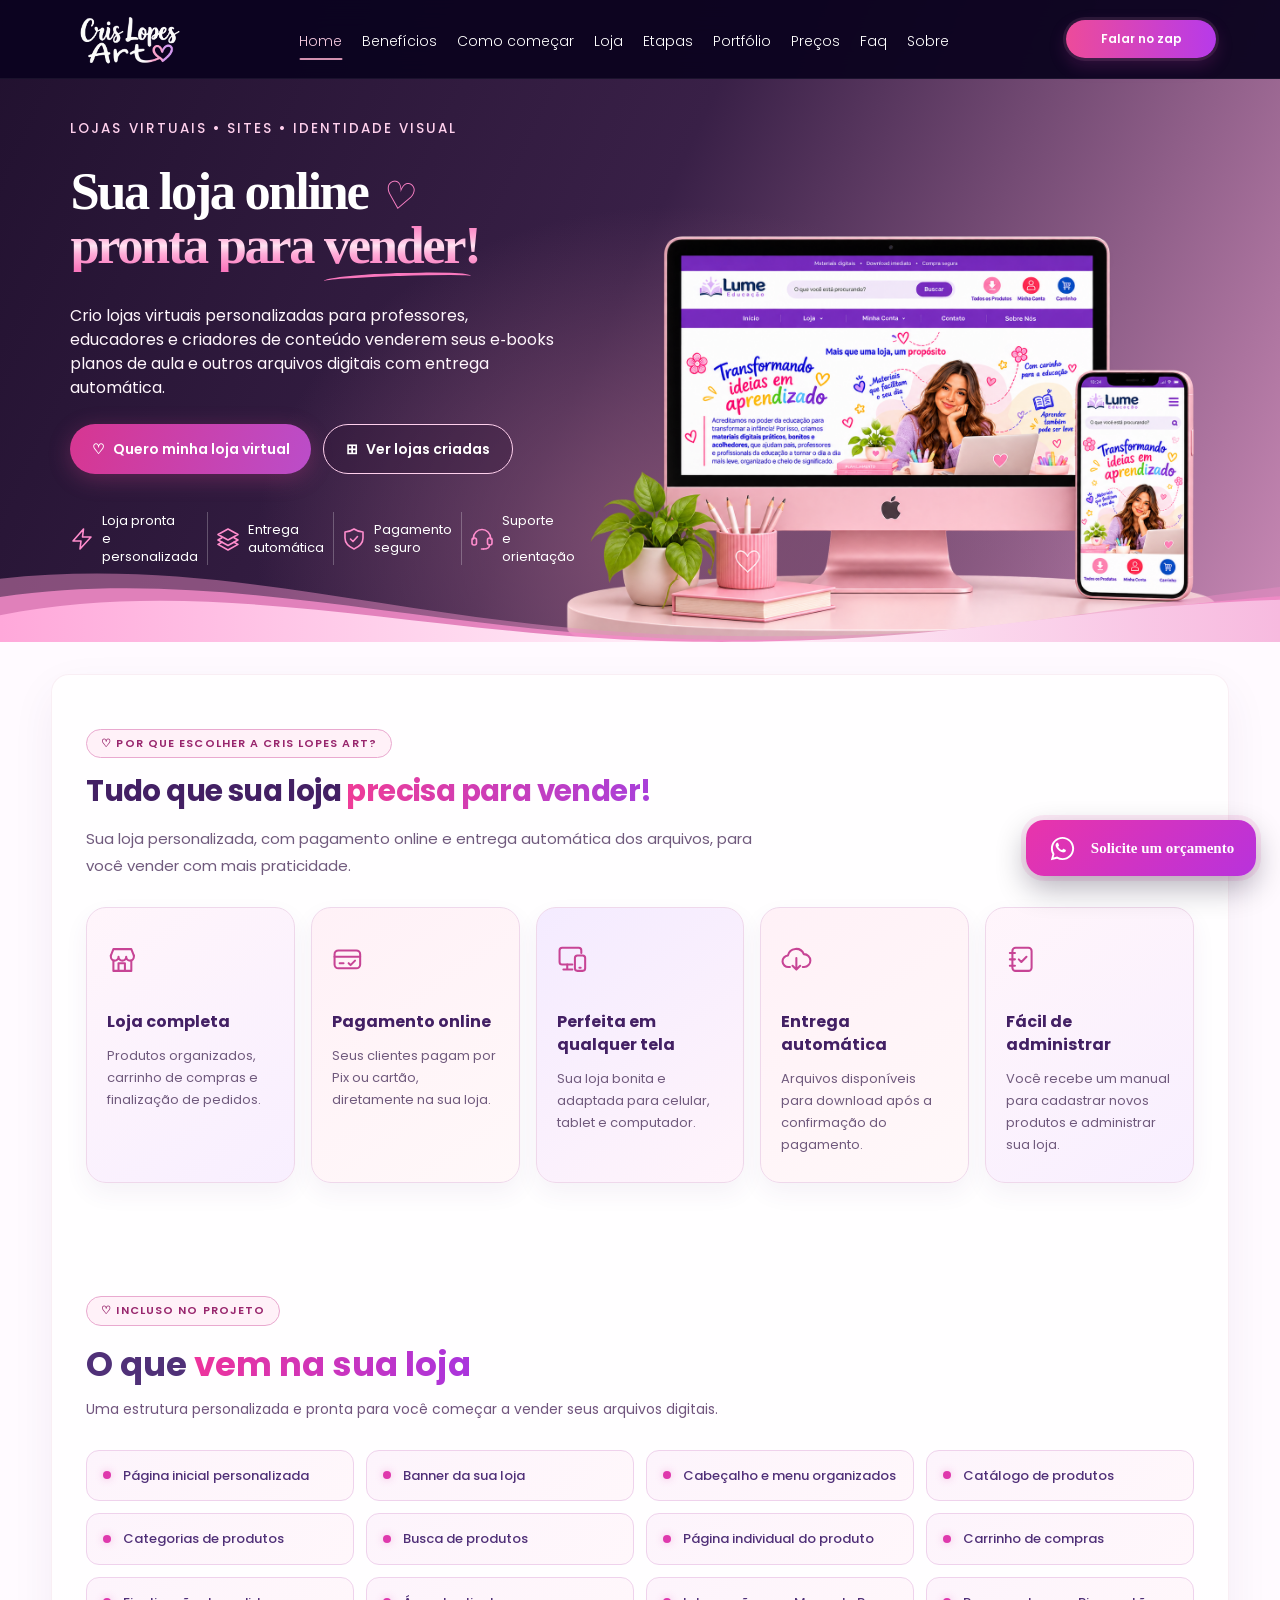
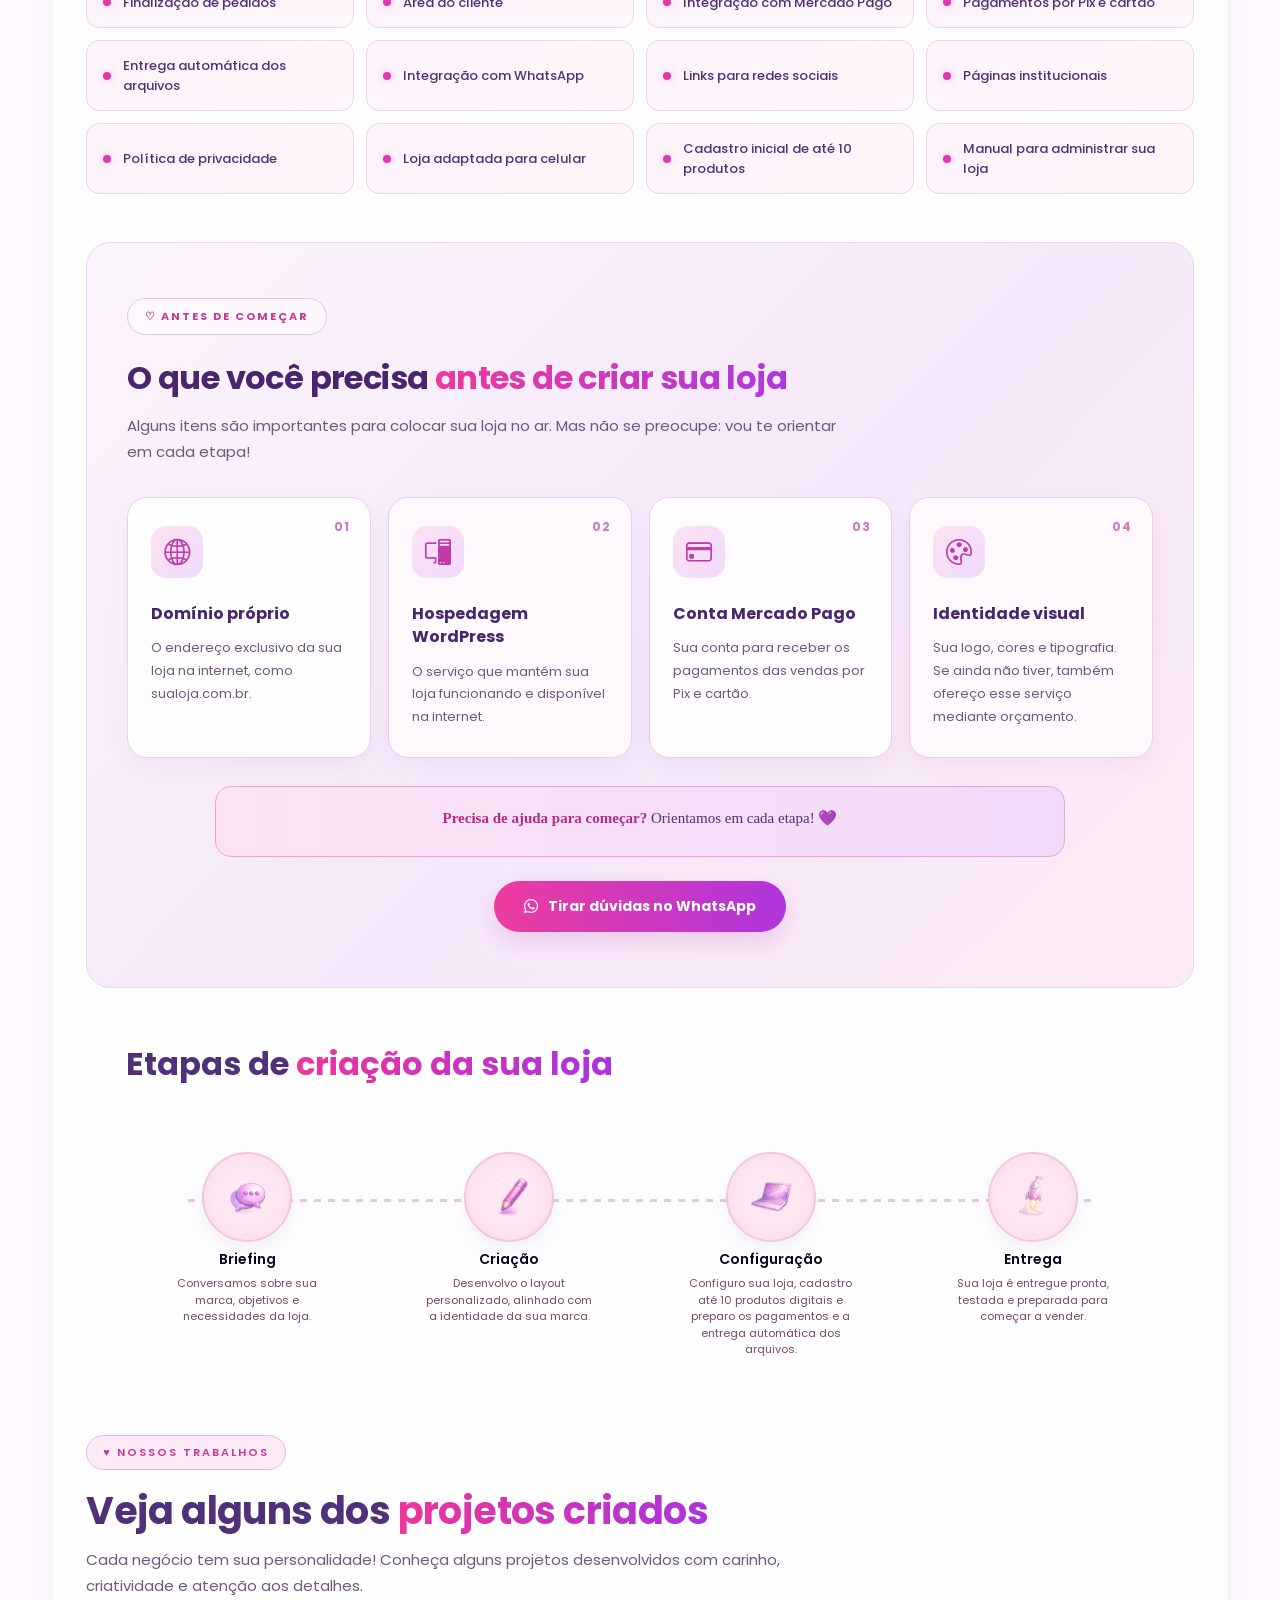
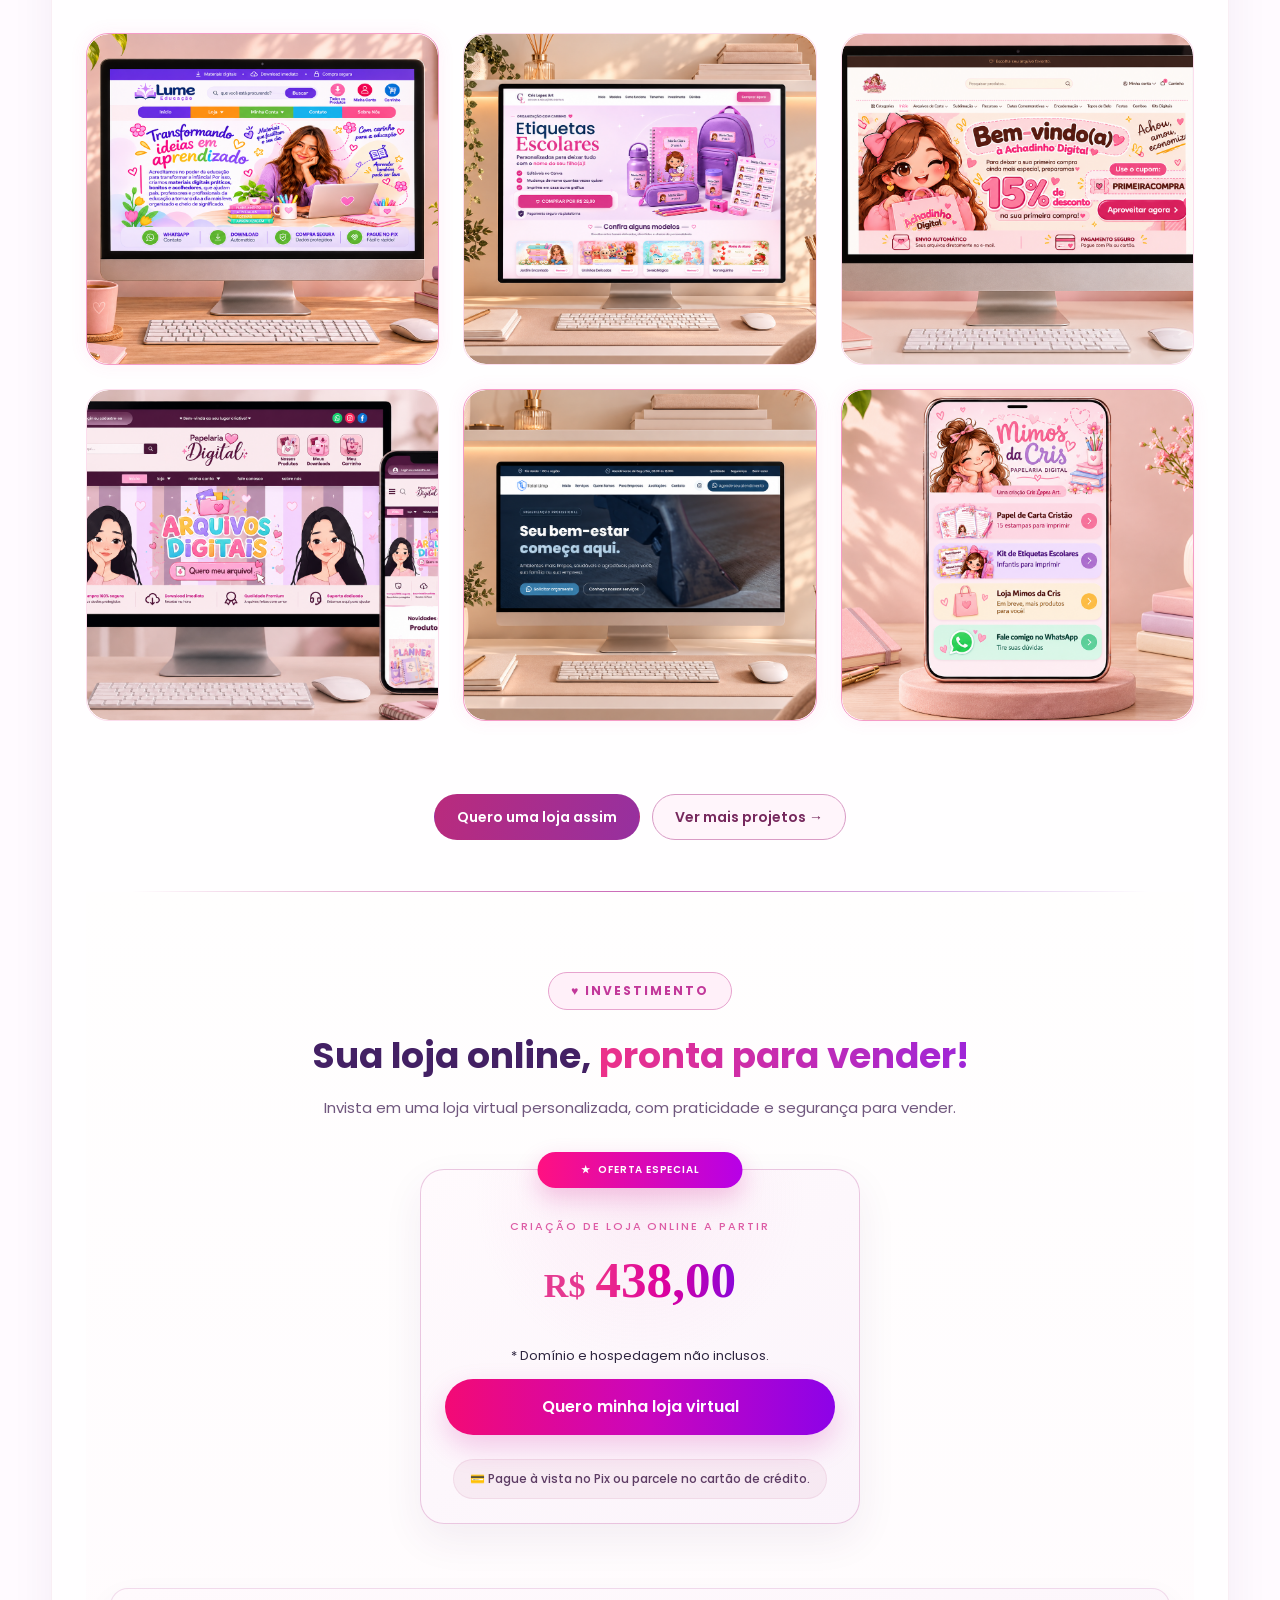
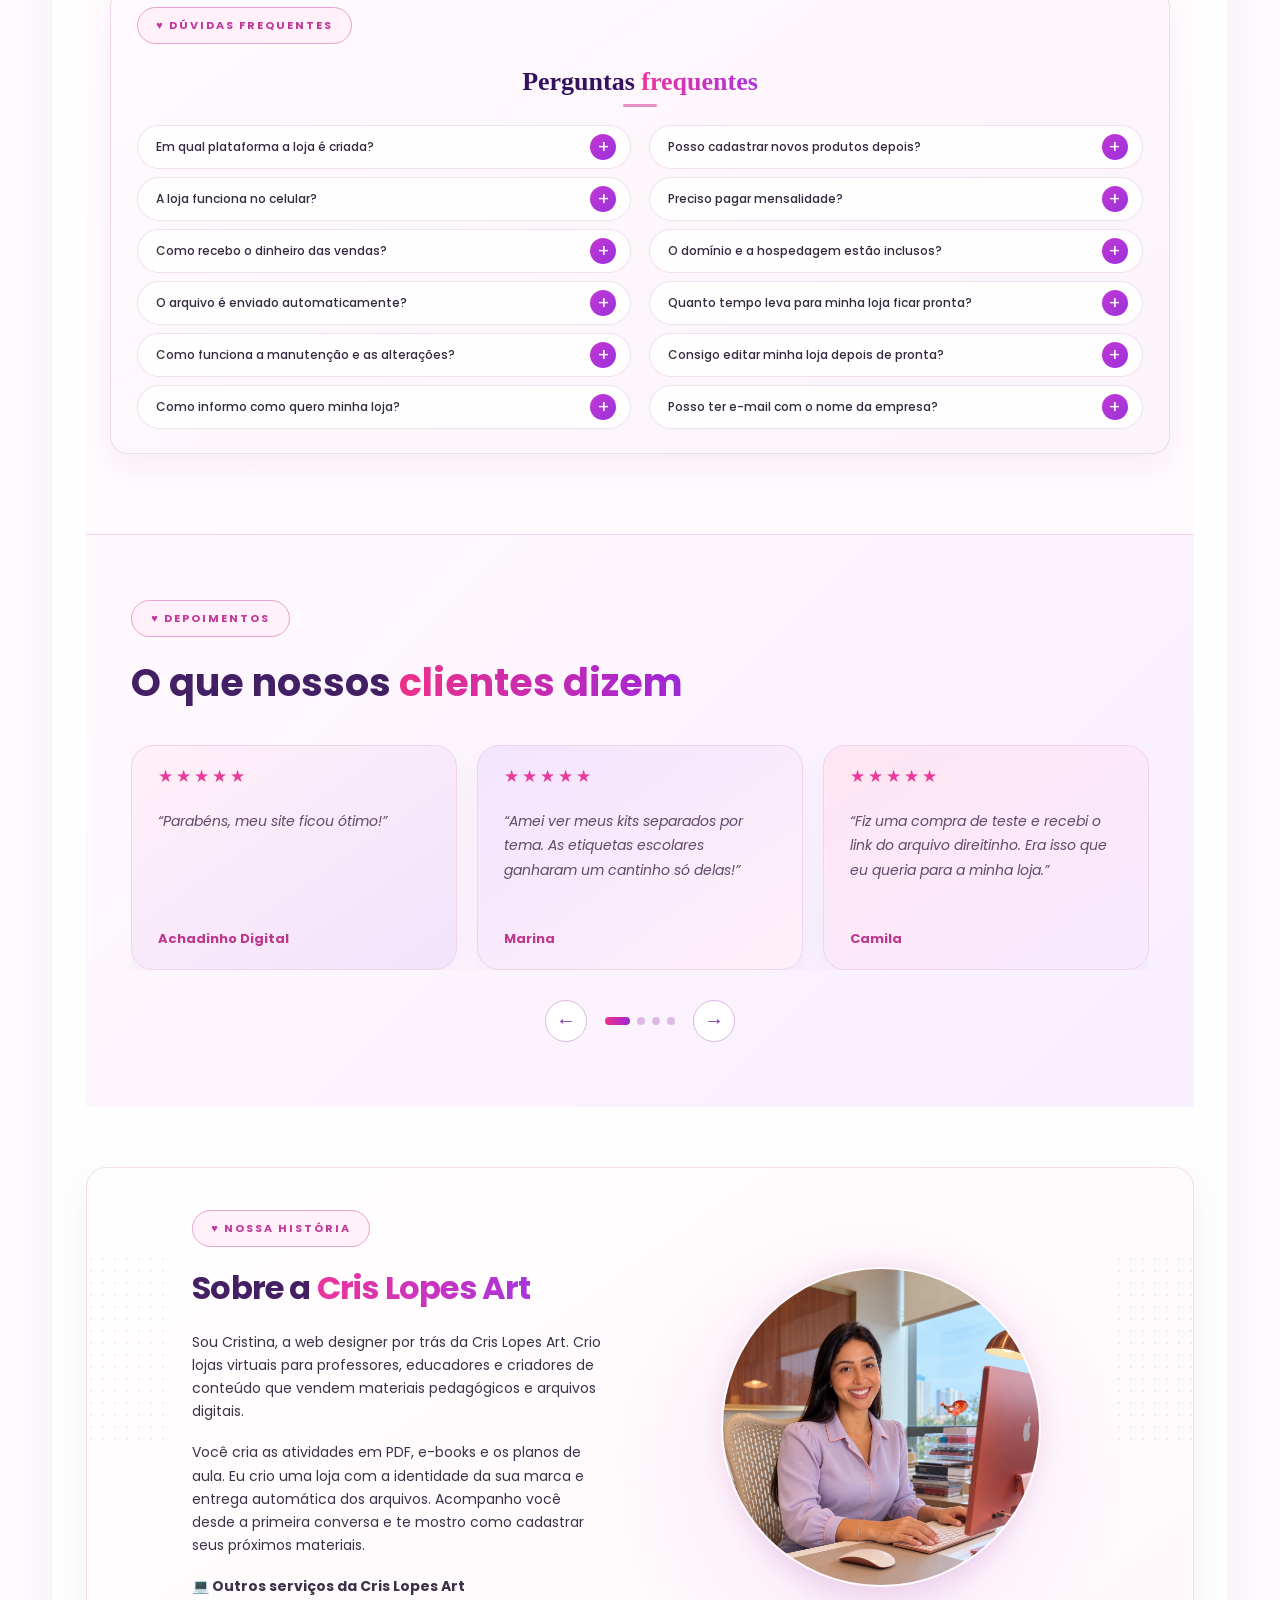
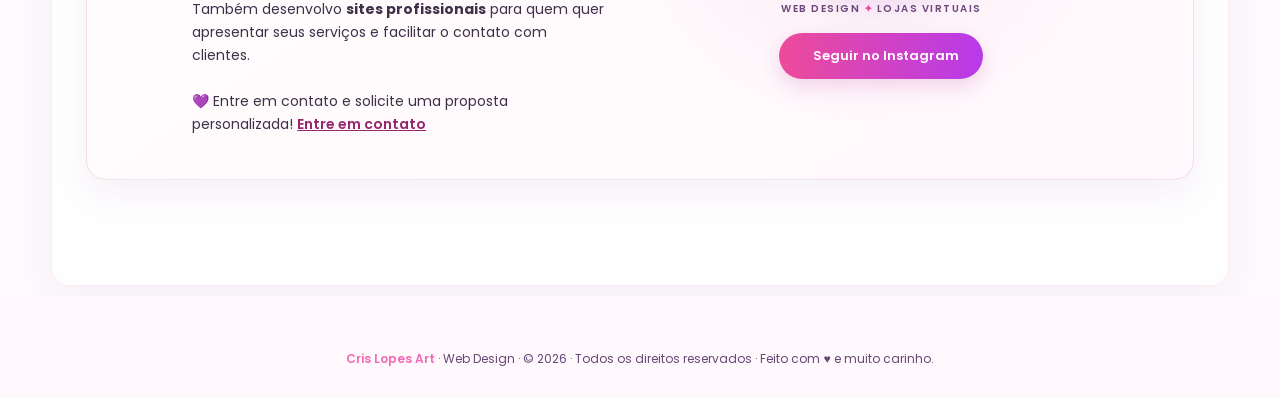
<file: index.html>
<!DOCTYPE html>
    <html lang="pt-BR">

    <head>
        <meta charset="UTF-8">
        <meta name="viewport" content="width=device-width, initial-scale=1.0">

        <title>Criação de Lojas Virtuais e Sites | Cris Lopes Art</title>

        <meta name="description" content="Criação de lojas virtuais para produtos digitais e sites profissionais. Design responsivo, personalizado e soluções web para o seu negócio.">
        <link rel="canonical" href="https://crislopesart.com.br/">

        <meta name="google-site-verification" content="2zf9RiSdapijU71HVINZdpt8SMv7ULNzePD_-9NKUWU" />

        <!-- Google tag (gtag.js) -->
    <script async src="https://www.googletagmanager.com/gtag/js?id=G-VXP53CP75M"></script>
    <script>
    window.dataLayer = window.dataLayer || [];
    function gtag(){dataLayer.push(arguments);}
    gtag('js', new Date());

    gtag('config', 'G-VXP53CP75M');
    </script>

        <link rel="icon" type="image/png" href="assets/favicon.png">

        <link rel="stylesheet" href="https://unpkg.com/aos@2.3.1/dist/aos.css">

        <link rel="stylesheet" href="https://cdn.jsdelivr.net/npm/bootstrap-icons@1.13.1/font/bootstrap-icons.min.css">

        <link rel="stylesheet" href="style.css">

        <link href="https://fonts.googleapis.com/css2?family=Allura&display=swap" rel="stylesheet">

      

    
    <meta property="og:title" content="Criação de Lojas Virtuais e Sites | Cris Lopes Art">
    
    <meta property="og:description" content="Criação de lojas virtuais para produtos digitais e sites profissionais. Design responsivo e personalizado para o seu negócio.">


    <meta property="og:image" content="https://crislopesart.com.br/assets/images/og-image.png">
    <meta property="og:type" content="website">
    <meta property="og:url" content="https://crislopesart.com.br/">

    <meta name="twitter:card" content="summary_large_image">
        
    <meta name="twitter:title" content="Criação de Lojas Virtuais e Sites | Cris Lopes Art">
    
    <meta name="twitter:description" content="Criação de lojas virtuais para produtos digitais e sites profissionais. Design responsivo e personalizado para o seu negócio.">


    <meta name="twitter:image" content="https://crislopesart.com.br/assets/images/og-image.png">
    </head>

    <body>

    <header id="inicio">

        <div class="container header-content">

            <a href="#inicio" class="logo" aria-label="Cris Lopes Art - Página inicial">
                <img
                    src="assets/logos/logo bc com rosa.png"
                    alt="Cris Lopes Art - IA, Web e Software"
                >
            </a>
    <button
        class="menu-toggle"
        type="button"
        aria-label="Abrir menu"
        aria-controls="menu-principal"
        aria-expanded="false"
    >
        ☰
    </button>

            <nav id="menu-principal" class="nav-desktop" aria-label="Navegação principal">
                <ul class="menu">
        <li><a href="#hero" class="active">Home</a></li>
        <li><a href="#publico">Benefícios</a></li>
        <li><a href="#como-comecar">Como começar</a></li>
        <li><a href="#servicos">Loja</a></li>
        <li><a href="#como-funciona">Etapas</a></li>
        <li><a href="#portfolio">Portfólio</a></li>
        <li><a href="#precos">Preços</a></li>
        <li><a href="#faq">Faq</a></li>
        <li><a href="#sobre">Sobre</a></li>
                </ul>

                
            </nav>

            <a
                href="https://wa.me/5564984188628?text=Olá!%20Gostaria%20de%20solicitar%20um%20orçamento%20para%20minha%20loja%20virtual."
                class="btn-menu"
                target="_blank"
            >
                Falar no zap
            </a>

        </div>

    </header>

    
<!-- ================= HERO ================= -->
<section id="hero" aria-labelledby="hero-titulo">
    <div class="hero-container">
        <div class="hero-content">
            <span class="hero-tag">Lojas virtuais • Sites • Identidade visual</span>

            <h1 id="hero-titulo">
                Sua loja online <i aria-hidden="true">♡</i><br>
                <span>pronta para vender!</span>
            </h1>

            <p>
                Crio lojas virtuais personalizadas para professores, 
                educadores e criadores de conteúdo venderem seus e&#8209;books 
                planos de aula e outros arquivos digitais com entrega automática.
            </p>

            <div class="hero-buttons">
                <a class="btn-primary"
                   href="https://wa.me/5564984188628?text=Olá!%20Gostaria%20de%20solicitar%20um%20orçamento%20para%20minha%20loja%20virtual."
                   target="_blank" rel="noopener noreferrer">
                    <span aria-hidden="true">♡</span> Quero minha loja virtual
                </a>

                <a class="btn-secondary" href="#portfolio">
                    <span aria-hidden="true">⊞</span> Ver lojas criadas
                </a>
            </div>

        <ul class="hero-benefits" aria-label="Benefícios da loja">
    <li>
        <svg viewBox="0 0 24 24" aria-hidden="true">
            <path d="M13.5 2 3 14h8l-1 8L21 10h-8.5z"/>
        </svg>
        <span>Loja pronta<br>e personalizada</span>
    </li>

    <li>
        <svg viewBox="0 0 24 24" aria-hidden="true">
            <path d="m12 2 10 5.5L12 13 2 7.5z"/>
            <path d="m6 10.8-4 2.2 10 5.5L22 13l-4-2.2"/>
            <path d="m6 16.2-4 2.2L12 24l10-5.6-4-2.2"
                  transform="translate(0 -1)"/>
        </svg>
        <span>Entrega<br>automática</span>
    </li>

    <li>
        <svg viewBox="0 0 24 24" aria-hidden="true">
            <path d="M12 2c3 2 6 3 9 3v6c0 5-3.5 8.5-9 11-5.5-2.5-9-6-9-11V5c3 0 6-1 9-3z"/>
            <path d="m8.5 12 2.5 2.5 4.5-5"/>
        </svg>
        <span>Pagamento<br>seguro</span>
    </li>

    <li>
        <svg viewBox="0 0 24 24" aria-hidden="true">
            <path d="M3.5 12v-1a8.5 8.5 0 0 1 17 0v1"/>
            <rect x="2" y="11" width="4.5" height="7" rx="2"/>
            <rect x="17.5" y="11" width="4.5" height="7" rx="2"/>
            <path d="M19.5 18c0 3-2.5 4-6 4"/>
            <path d="M11.5 22h2"/>
        </svg>
        <span>Suporte<br>e orientação</span>
    </li>
</ul>
        
        </div>

        <div class="hero-image">
            <img src="assets/hero-lume.png"
                 alt="Loja Lume Educação exibida no computador e no celular"
                 fetchpriority="high">
        </div>
    </div>
</section>



    <!-- ========================================
        CONTAINER DAS SEÇÕES CLARAS
    ======================================== -->

    <div class="area-clara">


    <div class="content-container">
        
        <!-- ========================================
        SEÇÃO: PARA QUEM CRIAMOS
        ======================================== -->

<section class="publico" id="publico">
    <div class="publico__container">

        <div class="publico__cabecalho" data-aos="fade-up">
            <span class="publico__etiqueta">♡ Por que escolher a Cris Lopes Art?</span>

            <h2 class="publico__titulo">
                Tudo que sua loja <span>precisa para vender!</span>
            </h2>

            <p class="publico__descricao">
                Sua loja personalizada, com pagamento online e entrega
                automática dos arquivos, para você vender com mais praticidade.
            </p>
        </div>

        <div class="publico__grid">

            <article class="publico-card" data-aos="fade-up" data-aos-delay="0">
                <div class="publico-card__imagem">
                    <svg viewBox="0 0 24 24" aria-hidden="true">
                        <path d="M3 9l2-5h14l2 5"/>
                        <path d="M3 9v1a3 3 0 0 0 6 0 3 3 0 0 0 6 0 3 3 0 0 0 6 0V9"/>
                        <path d="M5 13v8h14v-8M9 21v-6h5v6"/>
                    </svg>
                </div>
                <h3 class="publico-card__titulo">Loja completa</h3>
                <p class="publico-card__texto">
                    Produtos organizados, carrinho de compras
                    e finalização de pedidos.
                </p>
            </article>

            <article class="publico-card" data-aos="fade-up" data-aos-delay="100">
                <div class="publico-card__imagem">
                    <svg viewBox="0 0 24 24" aria-hidden="true">
                        <rect x="2" y="5" width="20" height="14" rx="3"/>
                        <path d="M2 10h20M6 15h3m4 0 1.5 1.5L18 13"/>
                    </svg>
                </div>
                <h3 class="publico-card__titulo">Pagamento online</h3>
                <p class="publico-card__texto">
                    Seus clientes pagam por Pix ou cartão,
                    diretamente na sua loja.
                </p>
            </article>

            <article class="publico-card" data-aos="fade-up" data-aos-delay="200">
                <div class="publico-card__imagem">
                    <svg viewBox="0 0 24 24" aria-hidden="true">
                        <path d="M12 16H4a2 2 0 0 1-2-2V5a2 2 0 0 1 2-2h13a2 2 0 0 1 2 2v2"/>
                        <path d="M8 16v4m-3 0h7"/>
                        <rect x="14" y="9" width="8" height="12" rx="2"/>
                        <path d="M17.5 18.5h1"/>
                    </svg>
                </div>
                <h3 class="publico-card__titulo">Perfeita em qualquer tela</h3>
                <p class="publico-card__texto">
                    Sua loja bonita e adaptada para celular,
                    tablet e computador.
                </p>
            </article>

            <article class="publico-card" data-aos="fade-up" data-aos-delay="300">
                <div class="publico-card__imagem">
                    <svg viewBox="0 0 24 24" aria-hidden="true">
                        <path d="M7 18H6a4.5 4.5 0 0 1-.6-9 6.5 6.5 0 0 1 12.4-1.1A5 5 0 0 1 18 18h-1"/>
                        <path d="M12 11v9m-3-3 3 3 3-3"/>
                    </svg>
                </div>
                <h3 class="publico-card__titulo">Entrega automática</h3>
                <p class="publico-card__texto">
                    Arquivos disponíveis para download
                    após a confirmação do pagamento.
                </p>
            </article>

            <article class="publico-card" data-aos="fade-up" data-aos-delay="400">
                <div class="publico-card__imagem">
                    <svg viewBox="0 0 24 24" aria-hidden="true">
                        <rect x="5" y="3" width="15" height="18" rx="2.5"/>
                        <path d="M3 7h4m-4 5h4m-4 5h4m3-5 2 2 4-4"/>
                    </svg>
                </div>
                <h3 class="publico-card__titulo">Fácil de administrar</h3>
                <p class="publico-card__texto">
                    Você recebe um manual para cadastrar
                    novos produtos e administrar sua loja.
                </p>
            </article>

        </div>
    </div>
</section>


<!-- O QUE VEM NA SUA LOJA -->

<section id="servicos" class="servicos">
    <div class="servicos__container">

        <span class="servicos__etiqueta">♡ Incluso no projeto</span>

        <h2 class="servicos__titulo">
            O que <span>vem na sua loja</span>
        </h2>

        <p class="servicos__descricao">
            Uma estrutura personalizada e pronta para
            você começar a vender seus arquivos digitais.
        </p>

        <div class="servicos__lista">

            <div class="servicos__item">Página inicial personalizada</div>
            <div class="servicos__item">Banner da sua loja</div>
            <div class="servicos__item">Cabeçalho e menu organizados</div>
            <div class="servicos__item">Catálogo de produtos</div>

            <div class="servicos__item">Categorias de produtos</div>
            <div class="servicos__item">Busca de produtos</div>
            <div class="servicos__item">Página individual do produto</div>
            <div class="servicos__item">Carrinho de compras</div>

            <div class="servicos__item">Finalização de pedidos</div>
            <div class="servicos__item">Área do cliente</div>
            <div class="servicos__item">Integração com Mercado Pago</div>
            <div class="servicos__item">Pagamentos por Pix e cartão</div>

            <div class="servicos__item">Entrega automática dos arquivos</div>
            <div class="servicos__item">Integração com WhatsApp</div>
            <div class="servicos__item">Links para redes sociais</div>
            <div class="servicos__item">Páginas institucionais</div>

            <div class="servicos__item">Política de privacidade</div>
            <div class="servicos__item">Loja adaptada para celular</div>
            <div class="servicos__item">Cadastro inicial de até 10 produtos</div>
            <div class="servicos__item">Manual para administrar sua loja</div>

        </div>
    </div>
</section>


        

<!-- ========================================
     ANTES DE CRIAR SUA LOJA
======================================== -->

<section id="como-comecar" class="comecar-loja">

    <div class="comecar-loja__conteudo">

        <span class="comecar-loja__etiqueta">
            ♡ ANTES DE COMEÇAR
        </span>

        <h2 class="comecar-loja__titulo">
            O que você precisa
            <span>antes de criar sua loja</span>
        </h2>

        <p class="comecar-loja__introducao">
            Alguns itens são importantes para colocar sua
            loja no ar. Mas não se preocupe: vou te orientar
            em cada etapa!
        </p>

        <div class="comecar-loja__cards">

            <article class="comecar-loja__card">
                <span class="comecar-loja__numero">01</span>
                <i class="bi bi-globe2 comecar-loja__icone"></i>

                <h3 class="comecar-loja__nome">
                    Domínio próprio
                </h3>

                <p class="comecar-loja__texto">
                    O endereço exclusivo da sua loja na internet,
                    como sualoja.com.br.
                </p>
            </article>

            <article class="comecar-loja__card">
                <span class="comecar-loja__numero">02</span>
                <i class="bi bi-pc-display comecar-loja__icone"></i>

                <h3 class="comecar-loja__nome">
                    Hospedagem WordPress
                </h3>

                <p class="comecar-loja__texto">
                    O serviço que mantém sua loja funcionando
                    e disponível na internet.
                </p>
            </article>

            <article class="comecar-loja__card">
                <span class="comecar-loja__numero">03</span>
                <i class="bi bi-credit-card comecar-loja__icone"></i>

                <h3 class="comecar-loja__nome">
                    Conta Mercado Pago
                </h3>

                <p class="comecar-loja__texto">
                    Sua conta para receber os pagamentos
                    das vendas por Pix e cartão.
                </p>
            </article>

            <article class="comecar-loja__card">
                <span class="comecar-loja__numero">04</span>
                <i class="bi bi-palette comecar-loja__icone"></i>

                <h3 class="comecar-loja__nome">
                    Identidade visual
                </h3>

                <p class="comecar-loja__texto">
                    Sua logo, cores e tipografia.
                    Se ainda não tiver, também ofereço
                    esse serviço mediante orçamento.
                </p>
            </article>

        </div>

      <div class="comecar-loja__apoio">
    <p>
        <strong>Precisa de ajuda para começar?</strong>
        Orientamos em cada etapa! 💜
    </p>
    <small>
        
    </small>
</div>

        <a
            href="https://wa.me/5564984188628?text=Olá!%20Gostaria%20de%20tirar%20algumas%20dúvidas%20sobre%20minha%20loja%20virtual."
            class="comecar-loja__botao"
            target="_blank"
            rel="noopener noreferrer"
        >
            <i class="bi bi-whatsapp"></i>
            Tirar dúvidas no WhatsApp
        </a>

    </div>

</section>


   
<!-- ========================================
     COMO FUNCIONA
======================================== -->

<section id="como-funciona" class="como-funciona">

    <div class="como-funciona__cabecalho">
 
<h2 class="como-funciona__titulo">
    Etapas de <span>criação da sua loja</span>
</h2>

    </div>

    <div class="como-funciona__linha">

        <!-- BRIEFING -->
        <article class="passo">
            <div class="passo__icone">
                <img
                    src="assets/Como Funciona/conversa.png"
                    alt="Ícone de conversa"
                >
            </div>

            <h3 class="passo__titulo">Briefing</h3>

            <p>
                <span class="passo__texto-completo">
                    Conversamos sobre sua marca, objetivos e necessidades da loja.
                </span>
                <span class="passo__texto-mobile">
                    Falamos sobre sua marca e sua loja.
                </span>
            </p>
        </article>

        <!-- CRIAÇÃO -->
        <article class="passo">
            <div class="passo__icone">
                <img
                    src="assets/Como Funciona/design.png"
                    alt="Ícone de criação visual"
                >
            </div>

            <h3 class="passo__titulo">Criação</h3>

            <p>
                <span class="passo__texto-completo">
                    Desenvolvo o layout personalizado, alinhado com a identidade da sua marca.
                </span>
                <span class="passo__texto-mobile">
                    Layout com a identidade da sua marca.
                </span>
            </p>
        </article>

        <!-- CONFIGURAÇÃO -->
        <article class="passo">
            <div class="passo__icone">
                <img
                    src="assets/Como Funciona/desenvolvimento.png"
                    alt="Ícone de configuração"
                >
            </div>

            <h3 class="passo__titulo">Configuração</h3>

            <p>
                <span class="passo__texto-completo">
                    Configuro sua loja, cadastro até 10 produtos digitais e preparo os pagamentos e a entrega automática dos arquivos.
                </span>
                <span class="passo__texto-mobile">
                    Configuro os produtos e a estrutura de vendas.
                </span>
            </p>
        </article>

        <!-- ENTREGA -->
        <article class="passo">
            <div class="passo__icone">
                <img
                    src="assets/Como Funciona/publicacao.png"
                    alt="Ícone de entrega"
                >
            </div>

            <h3 class="passo__titulo">Entrega</h3>

            <p>
                <span class="passo__texto-completo">
                    Sua loja é entregue pronta, testada e preparada para começar a vender.
                </span>
                <span class="passo__texto-mobile">
                    Entrego sua loja testada e pronta para vender.
                </span>
            </p>
        </article>

    </div>

</section>


        
    <!-- ========================================
        PORTFÓLIO
    ======================================== -->

    <section id="portfolio" class="portfolio">

        <!-- CABEÇALHO -->
        <div
        class="portfolio__cabecalho"
        data-aos="fade-up"
    >

       <div class="portfolio__cabecalho">
    <span class="portfolio__etiqueta">
        ♥ NOSSOS TRABALHOS
    </span>

    <h2 class="portfolio__titulo">
        Veja alguns dos
        <span>projetos criados</span>
    </h2>

    <p class="portfolio__descricao">
        Cada negócio tem sua personalidade!
        Conheça alguns projetos desenvolvidos
        com carinho, criatividade e atenção aos detalhes.
    </p>
</div>

        <!-- PROJETOS -->
        <div class="portfolio__grid">


            <!-- PROJETO  1 Lume Educação   -->
            <article
                class="projeto-card projeto-card--real"
                data-aos="zoom-in"
                data-aos-delay="400"
            >

                <div class="projeto-card__imagem">
        <a
        href="lume/index.html"
        class="portfolio-popup"
        data-tipo="site"
    >
            <img
                src="assets/portfolio/Lume-educacao.png"
                alt="Lume Educação"
            >

            <span class="portfolio-overlay">
                👁 Ver projeto
            </span>

        </a>
    </div>

                <div class="projeto-card__conteudo">

                    <h3 class="projeto-card__titulo">
                        Lume Educação
                    </h3>

                    <p class="projeto-card__categoria">
                        Loja Virtual produtos digitais
                    </p>

                    <small class="projeto-card__status">
        ✓ WordPress + WooCommerce
    </small>

                </div>

            </article>

            

            <!-- PROJETO 2 -->
            <article
                class="projeto-card"
                data-aos="zoom-in"
                data-aos-delay="100"
            >

            <div class="projeto-card__imagem">
                <a
                    href="https://crislopesart.com.br/etiquetas-escolares/"
                    class="portfolio-popup"
                    data-tipo="site"
                >
        
            <img
                src="assets/portfolio/Etiquetas-Escolares-Fofas.png"
                alt="Projeto Etiquetas-Escolares-Fofas"
            >

            <span class="portfolio-overlay">
                👁 Ver projeto
            </span>

        </a>
    </div>

                <div class="projeto-card__conteudo">

                    <h3 class="projeto-card__titulo">
                        Etiquetas 
                    </h3>

                    <p class="projeto-card__categoria">
                        Loja Virtual produtos digitais
                    </p>

                    <small class="projeto-card__status">
        ✓ 	HTML • CSS • JavaScript
    </small>

                </div>

            </article>

            <!-- PROJETO 3 — ACHADINHO DIGITAL -->
            <article
                class="projeto-card"
                data-aos="zoom-in"
                data-aos-delay="200"
            >

                <div class="projeto-card__imagem">
        <a
            href="assets/portfolio/achadinho-digital-completo.png"
            class="portfolio-popup"
        >
            <img
                src="assets/portfolio/achadinho-digital-mockup.png"
                alt="Projeto real Achadinho Digital"
            >

            <span class="portfolio-overlay">
                👁 Ver projeto
            </span>

        </a>
    </div>

                <div class="projeto-card__conteudo">

                    <h3 class="projeto-card__titulo">
                        Achadinho Digital
                    </h3>

                    <p class="projeto-card__categoria">
                        Loja Virtual produtos digitais
                    </p>

                    <small class="projeto-card__status">
        ✓ Jumpseller
    </small>

                </div>

            </article>

            <!-- PROJETO  6-->
            <article
                class="projeto-card" data-aos="zoom-in"data-aos-delay="0"
            >

                <div class="projeto-card__imagem">
        <a
            href="assets/portfolio/papelaria-digital-completo.png"
            class="portfolio-popup"
        >
            <img
                src="assets/portfolio/loja papelaria digital.png"
                alt="Loja Virtual Papelaria Digital"
            >

            <span class="portfolio-overlay">
                👁 Ver projeto
            </span>
        </a>
    </div>

                <div class="projeto-card__conteudo">

                    <h3 class="projeto-card__titulo">
                        Papelaria 
                    </h3>

                    <p class="projeto-card__categoria">
                        Loja Virtual produtos digitais
                    </p>

                    <small class="projeto-card__status">
                    ✓ WordPress • WooCommerce
                </small>

                </div>

            </article>  

            <!-- PROJETO 5 -->
            <article
                class="projeto-card projeto-card--real"
                data-aos="zoom-in"
                data-aos-delay="400"
            >

                <div class="projeto-card__imagem">
        <a
        href="https://totalimprv.com.br/"
        class="portfolio-popup"
        data-tipo="site"
    >
            <img
                src="assets/portfolio/total-limp.png"
                alt="Site institucional da Total Limp"
            >

            <span class="portfolio-overlay">
                👁 Ver projeto
            </span>

        </a>
    </div>

                <div class="projeto-card__conteudo">

                    <h3 class="projeto-card__titulo">
                        Total Limp
                    </h3>

                    <p class="projeto-card__categoria">
                        Site institucional
                    </p>

                    <small class="projeto-card__status projeto-card__status--entregue"> ✓ React • TypeScript • Tailwind CSS </small>

                </div>

            </article>



            <!-- PROJETO 6 -->
            <article
                class="projeto-card projeto-card--real"
                data-aos="zoom-in"
                data-aos-delay="400"
            >

                <div class="projeto-card__imagem">
        <a
        href="mimos-da-cris/index.html"
        class="portfolio-popup"
        data-tipo="site"
    >
            <img
                src="assets/portfolio/mimos-da-cris-mockup.png"
                alt="Loja virtual professora"
            >

            <span class="portfolio-overlay">
                👁 Ver projeto
            </span>

        </a>
    </div>

                <div class="projeto-card__conteudo">

                    <h3 class="projeto-card__titulo">
                        Mimos da Cris
                    </h3>

                    <p class="projeto-card__categoria">
                        Pagina de link instagram
                    </p>

                    <small class="projeto-card__status projeto-card__status--entregue"> ✓ HTML • CSS • JavaScript </small>

                </div>

            </article>


        </div>

    </section>

    <section class="portfolio-cta">
        <a href="https://wa.me/5564984188628" class="btn-primary" target="_blank" rel="noopener noreferrer">
            Quero uma loja assim
        </a>

  <a href="https://crislopesart.com.br/portfolio/"
   class="btn-secondary"
   target="_blank"
   rel="noopener noreferrer">
    Ver mais projetos →
</a>
    </section>

    <!-- =========================================
        SEÇÃO DE PREÇOS
    ========================================= -->
    <section id="precos" class="precos">

        <div class="precos__container">

            
<!-- TÍTULO DA SEÇÃO -->
<div class="precos__cabecalho">

    <span class="precos__etiqueta">
        ♥ INVESTIMENTO
    </span>

    <h2 class="precos__titulo">
        Sua loja online,
        <span>pronta para vender!</span>
    </h2>

    <p class="precos__subtitulo">
        Invista em uma loja virtual personalizada,
        com praticidade e segurança para vender.
    </p>

</div>


            <!-- PRIMEIRA LINHA -->
            <div class="precos__topo">

                <!-- CARD DO PLANO -->
                <article class="plano">

                    <span class="plano__selo">
                        <span aria-hidden="true">★</span>
                        Oferta especial
                    </span>

                    <p class="plano__chamada">
                       Criação de loja online a partir
                    </p>

                    <div class="plano__preco">
                        <span class="plano__moeda">R$</span>
                        <strong class="plano__valor">899,90</strong>
                    </div>

                        
                   

                    <p class="plano__observacao">
                        * Domínio e hospedagem não inclusos.
                    </p>


                    <a href="https://wa.me/5564984188628?text=Olá!%20Gostaria%20de%20garantir%20minha%20loja%20virtual."
                    class="plano__botao"
                    target="_blank">
                    Quero minha loja virtual
    </a>

                    <p class="plano__garantia">
                        💳 Pague à vista no Pix ou parcele no cartão de crédito.
                    </p>

                </article>

                


            <!-- PERGUNTAS FREQUENTES -->
            <section id="faq" class="faq">

               <div class="faq__cabecalho">
    <span class="faq__etiqueta">♥ DÚVIDAS FREQUENTES</span>

    <h2 class="faq__titulo">
        Perguntas <span>frequentes</span>
    </h2>
</div>  
                <div class="faq__grade">

                    <div class="faq__coluna">

                        <details class="faq-item">
                            <summary>Em qual plataforma a loja é criada?</summary>
                            <p>
                                A loja é criada em WordPress com WooCommerce.
                            </p>
                        </details>

                        <details class="faq-item">
                            <summary>A loja funciona no celular?</summary>
                            <p>
                                Sim. O projeto é responsivo e funciona em computador,
                                tablet e celular.
                            </p>
                        </details>

                        <details class="faq-item">
                            <summary>Como recebo o dinheiro das vendas?</summary>
                            <p>
                                O valor das vendas é recebido diretamente na conta
                                configurada no meio de pagamento escolhido.
                            </p>
                        </details>

                        <details class="faq-item">
                            <summary>O arquivo é enviado automaticamente?</summary>
                            <p>
                                Sim. Depois da confirmação do pagamento, o cliente
                                recebe automaticamente o acesso ao arquivo digital.
                            </p>
                        </details>

                        <details class="faq-item">
                            <summary>Como funciona a manutenção e as alterações?</summary>
                            <p>
                                Na entrega, você receberá um manual com orientações para
                                administrar sua loja e cadastrar novos produtos.
                                Ajustes e manutenções adicionais poderão ser contratados separadamente
                            </p>
                        </details>

                        <details class="faq-item">
                            <summary>Como informo como quero minha loja?</summary>
                            <p>
                                Após a contratação, você receberá um briefing completo para compartilhar todas as informações do seu projeto. 
                                Assim, entendemos sua identidade, objetivos e preferências para desenvolver uma loja totalmente 
                                personalizada para o seu negócio.
                            </p>
                        </details>

    

                    </div>

                    <div class="faq__coluna">

                        <details class="faq-item">
                            <summary>Posso cadastrar novos produtos depois?</summary>
                            <p>
                                Sim! O plano inclui o cadastro inicial de até 10 produtos digitais.
                                Depois, você poderá cadastrar novos produtos seguindo o manual
                                enviado na entrega da loja.
                            </p>
                        </details>

                        <details class="faq-item">
                            <summary>Preciso pagar mensalidade?</summary>
                            <p>
                                Não há mensalidade obrigatória pelo serviço de criação da loja.
                                Domínio e hospedagem são pagos separadamente, além de eventuais
                                taxas dos meios de pagamento e serviços adicionais contratados.
                            </p>
                        </details>

                        <details class="faq-item">
                            <summary>O domínio e a hospedagem estão inclusos?</summary>
                            <p>
                                Não. O domínio e a hospedagem devem ser contratados
                                separadamente.
                            </p>
                        </details>

                        <details class="faq-item">
                            <summary>Quanto tempo leva para minha loja ficar pronta?</summary>
                            <p>
                                O prazo estimado é de 7 a 10 dias úteis, podendo ficar pronta antes.
                                    A contagem começa após a confirmação do pagamento, contratação
                                    do domínio e hospedagem e recebimento de todos os materiais necessários.
                            </p>
                        </details>

                        <details class="faq-item">
                            <summary>Consigo editar minha loja depois de pronta?</summary>
                            <p>
                                Sim. Você terá acesso ao painel administrativo do WordPress para adicionar produtos, 
                                alterar preços, trocar imagens, atualizar textos e gerenciar pedidos sempre que precisar,
                                sem depender de um desenvolvedor para as tarefas do dia a dia.
                            </p>
                        </details>

                        <details class="faq-item">
                            <summary>Posso ter e-mail com o nome da empresa?</summary>
                            <p>
                                Sim! Você pode ter um e-mail profissional com seu domínio,
                                como contato@suaempresa.com.br, dependendo dos recursos
                                da hospedagem contratada. A configuração poderá ter custo adicional.
                            </p>
                        </details>
                    

                        

                        </div> <!-- fecha a segunda faq__coluna -->

                </div> <!-- fecha faq__grade -->

            </section> <!-- fecha FAQ -->

        </div> <!-- fecha precos__container -->

    </section> <!-- fecha seção de preços -->



<!-- DEPOIMENTOS -->
<section id="depoimentos" class="depoimentos">

    <div class="depoimentos__cabecalho">
        <span class="depoimentos__etiqueta">
            ♥ DEPOIMENTOS
        </span>

        <h2 class="depoimentos__titulo">
            O que nossos <span>clientes dizem</span>
        </h2>
    </div>

    <div class="depoimentos__lista" id="depoimentosLista">

      <article class="depoimento-card">
    <div class="depoimento-card__estrelas">★★★★★</div>
    <p>“Parabéns, meu site ficou ótimo!”</p>
    <strong>Achadinho Digital</strong>
</article>

<article class="depoimento-card">
    <div class="depoimento-card__estrelas">★★★★★</div>
    <p>“Amei ver meus kits separados por tema. As etiquetas escolares ganharam um cantinho só delas!”</p>
    <strong>Marina</strong>
</article>

<article class="depoimento-card">
    <div class="depoimento-card__estrelas">★★★★★</div>
    <p>“Fiz uma compra de teste e recebi o link do arquivo direitinho. Era isso que eu queria para a minha loja.”</p>
    <strong>Camila</strong>
</article>

<article class="depoimento-card">
    <div class="depoimento-card__estrelas">★★★★★</div>
    <p>“Abri pelo celular e fui direto olhar as fotos. Até os detalhes pequenos da papelaria ficaram fáceis de ver.”</p>
    <strong>Juliana</strong>
</article>

<article class="depoimento-card">
    <div class="depoimento-card__estrelas">★★★★★</div>
    <p>“Segui o passo a passo e cadastrei meu primeiro kit sozinha. Fiquei toda orgulhosa quando ele apareceu na loja!”</p>
    <strong>Fernanda</strong>
</article>

<article class="depoimento-card">
    <div class="depoimento-card__estrelas">★★★★★</div>
    <p>“O rosa da minha marca ficou lindo no banner. Quando abri a página, reconheci minha papelaria na hora.”</p>
    <strong>Beatriz</strong>
</article>


    </div>

    <div class="depoimentos__navegacao">
        <button type="button" id="depoimentoAnterior"
                aria-label="Depoimento anterior">←</button>
        <div class="depoimentos__indicadores" id="depoimentoIndicadores"></div>
        <button type="button" id="depoimentoProximo"
                aria-label="Próximo depoimento">→</button>
    </div>

    

</section>



    
<!-- ========================================
     SOBRE A CRIS LOPES ART
======================================== -->

<section id="sobre" class="sobre-final">

    <div class="sobre-final__box">

        <!-- CONTEÚDO -->
        <div class="sobre-final__conteudo">

            <span class="sobre-final__tag">
                ♥ NOSSA HISTÓRIA
            </span>

            <h2 class="sobre-final__nome">
                Sobre a <span>Cris Lopes Art</span>
            </h2>

            <p class="sobre-final__texto">
                 Sou Cristina, a web designer por trás da Cris Lopes Art.
                Crio lojas virtuais para professores, educadores e criadores de conteúdo
                que vendem materiais pedagógicos e arquivos digitais.
            </p>

            <p class="sobre-final__texto" style="margin-top: 18px;">
            Você cria as atividades em PDF, e-books e os planos de aula.
            Eu crio uma loja com a identidade da sua marca e entrega automática
            dos arquivos. Acompanho você desde a primeira conversa e te mostro
            como cadastrar seus próximos materiais.
        </p>

            <p class="sobre-final__texto" style="margin-top: 18px;">
                <strong>💻 Outros serviços da Cris Lopes Art</strong><br>
                Também desenvolvo <strong>sites profissionais</strong> para quem quer
                apresentar seus serviços e facilitar o contato com clientes.
                <br><br>
                💜 Entre em contato e solicite uma proposta personalizada!
                    <a href="https://wa.me/5564984188628"
                    target="_blank"
                    rel="noopener noreferrer"
                    style="color: #98266d; font-weight: 600; text-decoration: underline;">
                        Entre em contato
                    </a>
            </p>

        </div>

        <!-- ÁREA VISUAL -->
        <div class="sobre-final__visual">

            <div class="sobre-final__glow"></div>

            <div class="sobre-final__circulo">
                <img
                    src="assets/sobre nós/cris-sobre.png"
                    alt="Cristina, da Cris Lopes Art"
                    class="sobre-final__mascote"
                >
            </div>

            


            <div class="sobre-final__assinatura">

                <p class="sobre-final__especialidade">
                    WEB DESIGN <span>✦</span> LOJAS VIRTUAIS
                </p>

                <a
                    href="https://www.instagram.com/crislopesart/"
                    class="sobre-final__instagram"
                    target="_blank"
                    rel="noopener noreferrer"
                >
                    <i class="fa-brands fa-instagram" aria-hidden="true"></i>
                    Seguir no Instagram
                </a>

            </div>

        </div>

    </div>

</section>

</div> <!-- Fecha content-container -->
</div> <!-- Fecha area-clara -->
    
<!-- RODAPÉ -->
<footer class="rodape-final">

    <div class="rodape-final__base"></div>

    <p class="rodape-final__copyright">
        <strong>Cris Lopes Art</strong>
        <span>· Web Design · © 2026 · Todos os direitos reservados · Feito com ♥ e muito carinho.</span>
    </p>

</footer>


    <!-- LIGHTBOX DO PORTFÓLIO -->
    <div class="lightbox" id="lightbox">
        <button
            class="lightbox__fechar"
            type="button"
            aria-label="Fechar projeto"
        >
            ×
        </button>

        <img class="lightbox__imagem" alt="" hidden>

        <iframe
            class="lightbox__site"
            title="Visualização do projeto"
            hidden
        ></iframe>
    </div>


    <!-- Botão flutuante do WhatsApp -->
    <a
        href="https://wa.me/5564984188628?text=Olá%2C%20Cris!%20Conheci%20seu%20trabalho%20pelo%20site%20e%20gostaria%20de%20conversar."
        class="whatsapp-float"
        target="_blank"
        rel="noopener noreferrer"
        aria-label="Falar com a Cris pelo WhatsApp"
    
    >
        <svg
            viewBox="0 0 32 32"
            aria-hidden="true"
            focusable="false"
        >
            <path
                fill="currentColor"
                d="M19.11 17.21c-.28-.14-1.65-.81-1.9-.9-.26-.09-.44-.14-.63.14-.18.28-.72.9-.88 1.08-.16.19-.32.21-.6.07-.28-.14-1.17-.43-2.23-1.38-.82-.73-1.38-1.64-1.54-1.92-.16-.28-.02-.43.12-.57.13-.13.28-.32.42-.49.14-.16.18-.28.28-.46.09-.19.05-.35-.02-.49-.07-.14-.63-1.52-.86-2.08-.23-.55-.46-.47-.63-.48h-.54c-.19 0-.49.07-.74.35-.26.28-.98.96-.98 2.34s1 2.71 1.14 2.9c.14.19 1.97 3.01 4.77 4.22.67.29 1.19.46 1.59.59.67.21 1.27.18 1.75.11.53-.08 1.65-.67 1.88-1.32.23-.65.23-1.2.16-1.32-.07-.12-.25-.19-.53-.33Z"
            />
            <path
                fill="currentColor"
                d="M16.03 3.2c-7.06 0-12.8 5.74-12.8 12.8 0 2.26.59 4.47 1.72 6.41L3.12 29.1l6.84-1.79A12.76 12.76 0 0 0 16.03 28.8c7.06 0 12.8-5.74 12.8-12.8S23.09 3.2 16.03 3.2Zm0 23.44c-1.94 0-3.84-.52-5.49-1.51l-.39-.23-4.06 1.06 1.08-3.96-.25-.41A10.61 10.61 0 0 1 5.39 16c0-5.87 4.77-10.64 10.64-10.64S26.67 10.13 26.67 16s-4.77 10.64-10.64 10.64Z"
            />
        </svg>

    <span class="whatsapp-text">Solicite um orçamento</span>
    </a>

    <script src="https://unpkg.com/aos@2.3.1/dist/aos.js"></script>
    <script src="script.js"></script>

    <script>
    AOS.init({
        duration: 800,
        easing: "ease-out",
        once: true
    });
    </script>

    </body>
    </html>
</file>
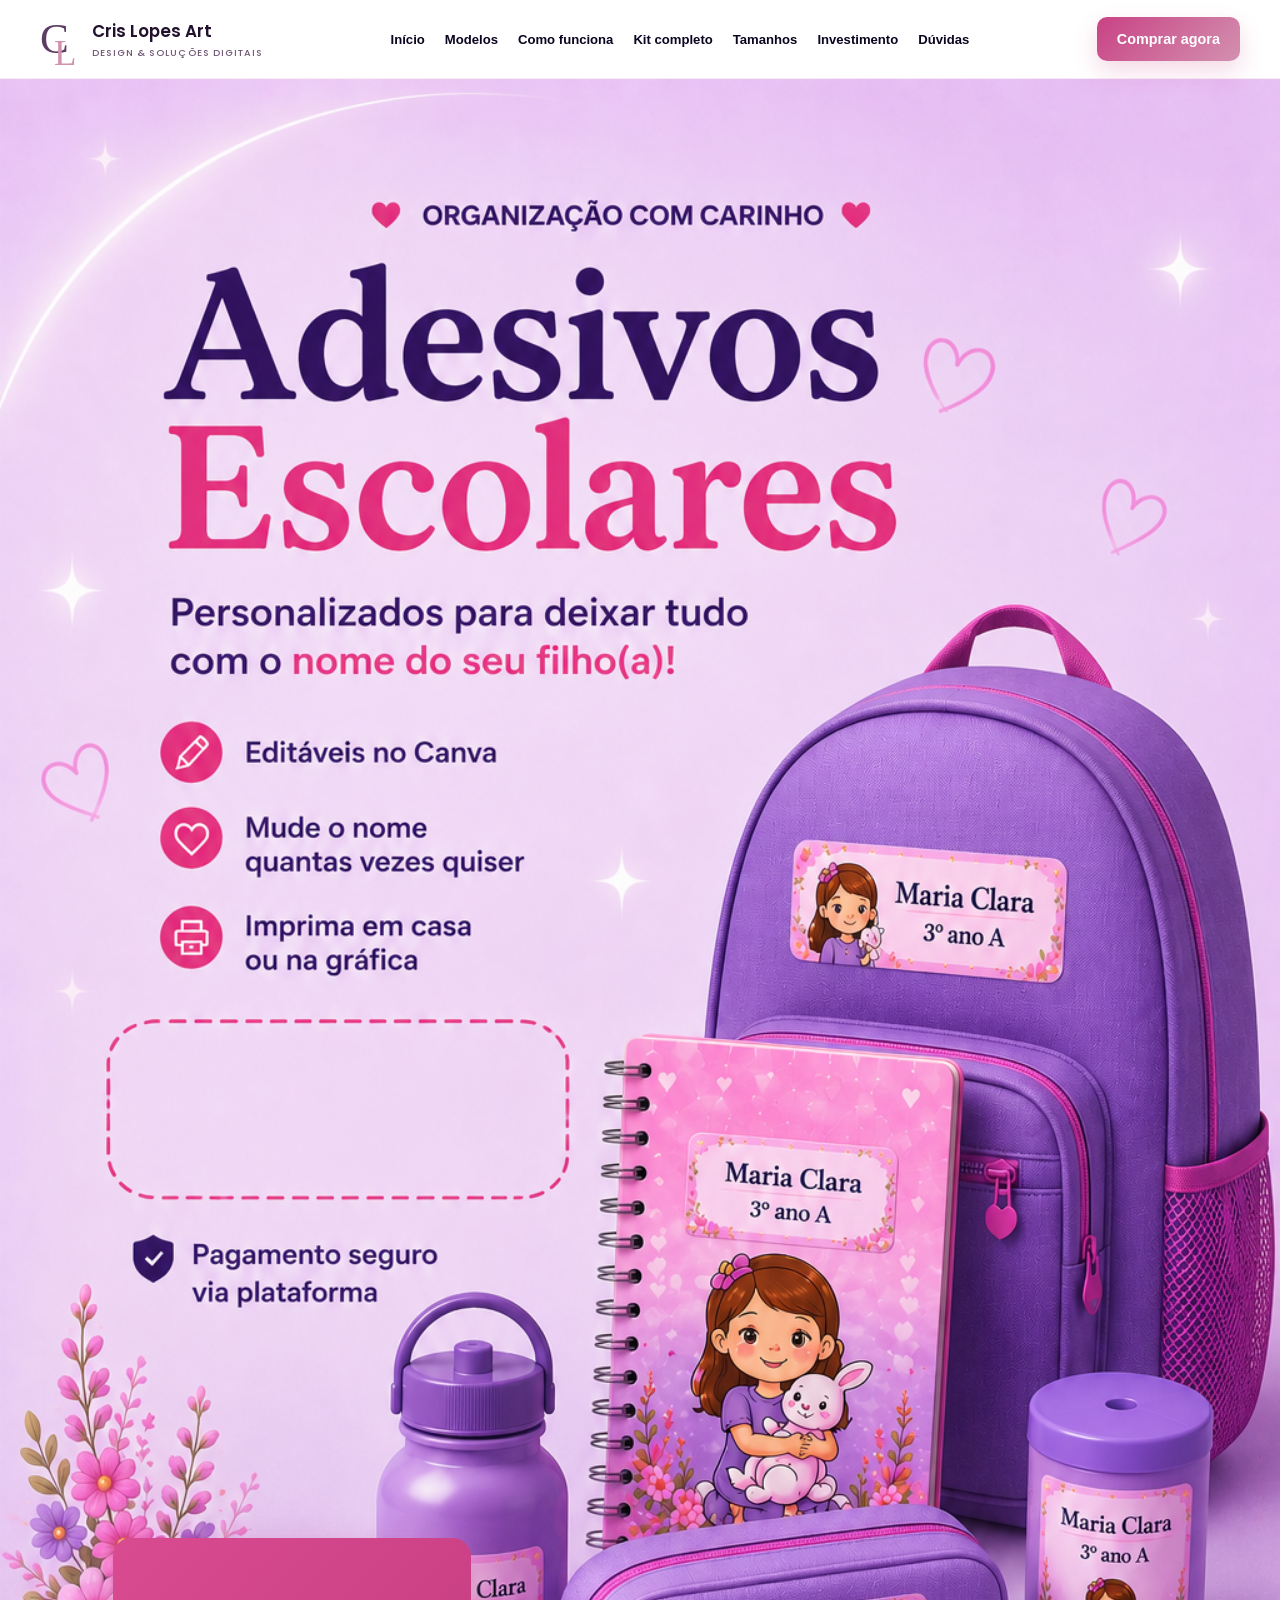
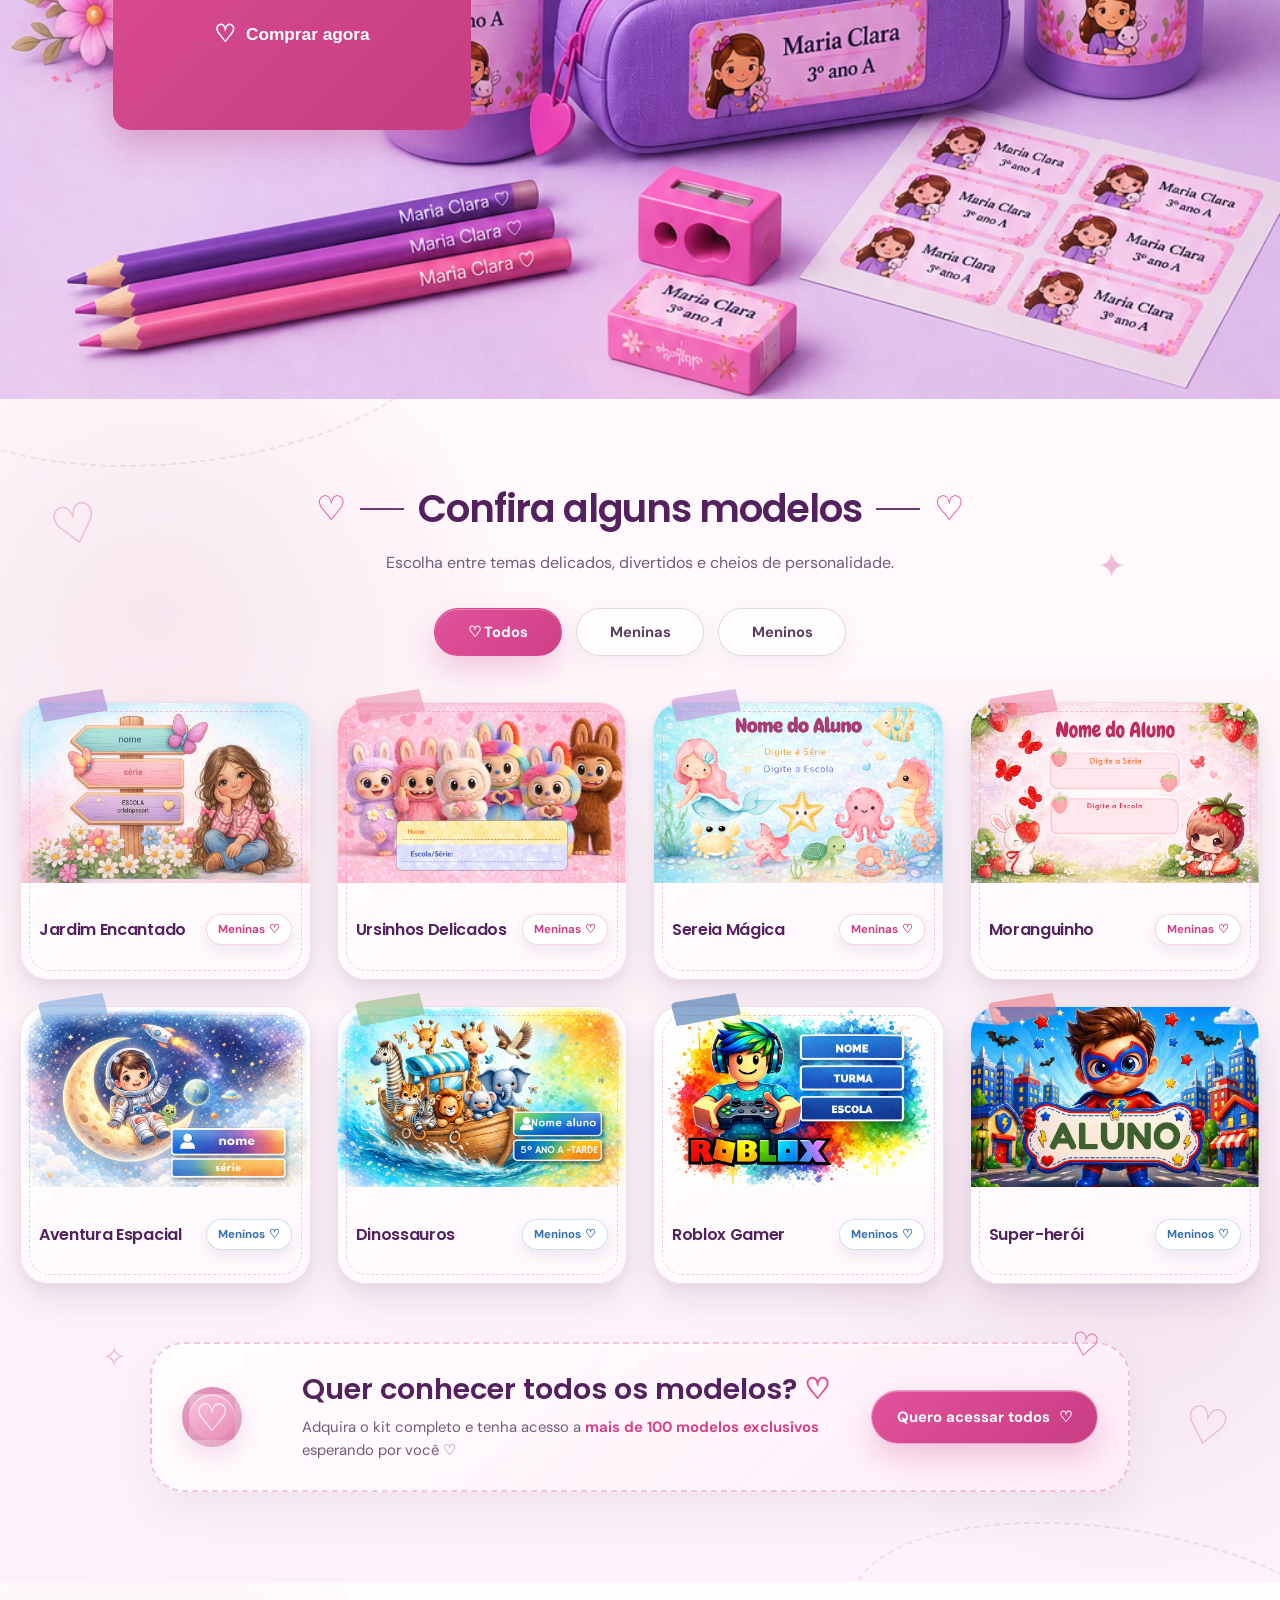
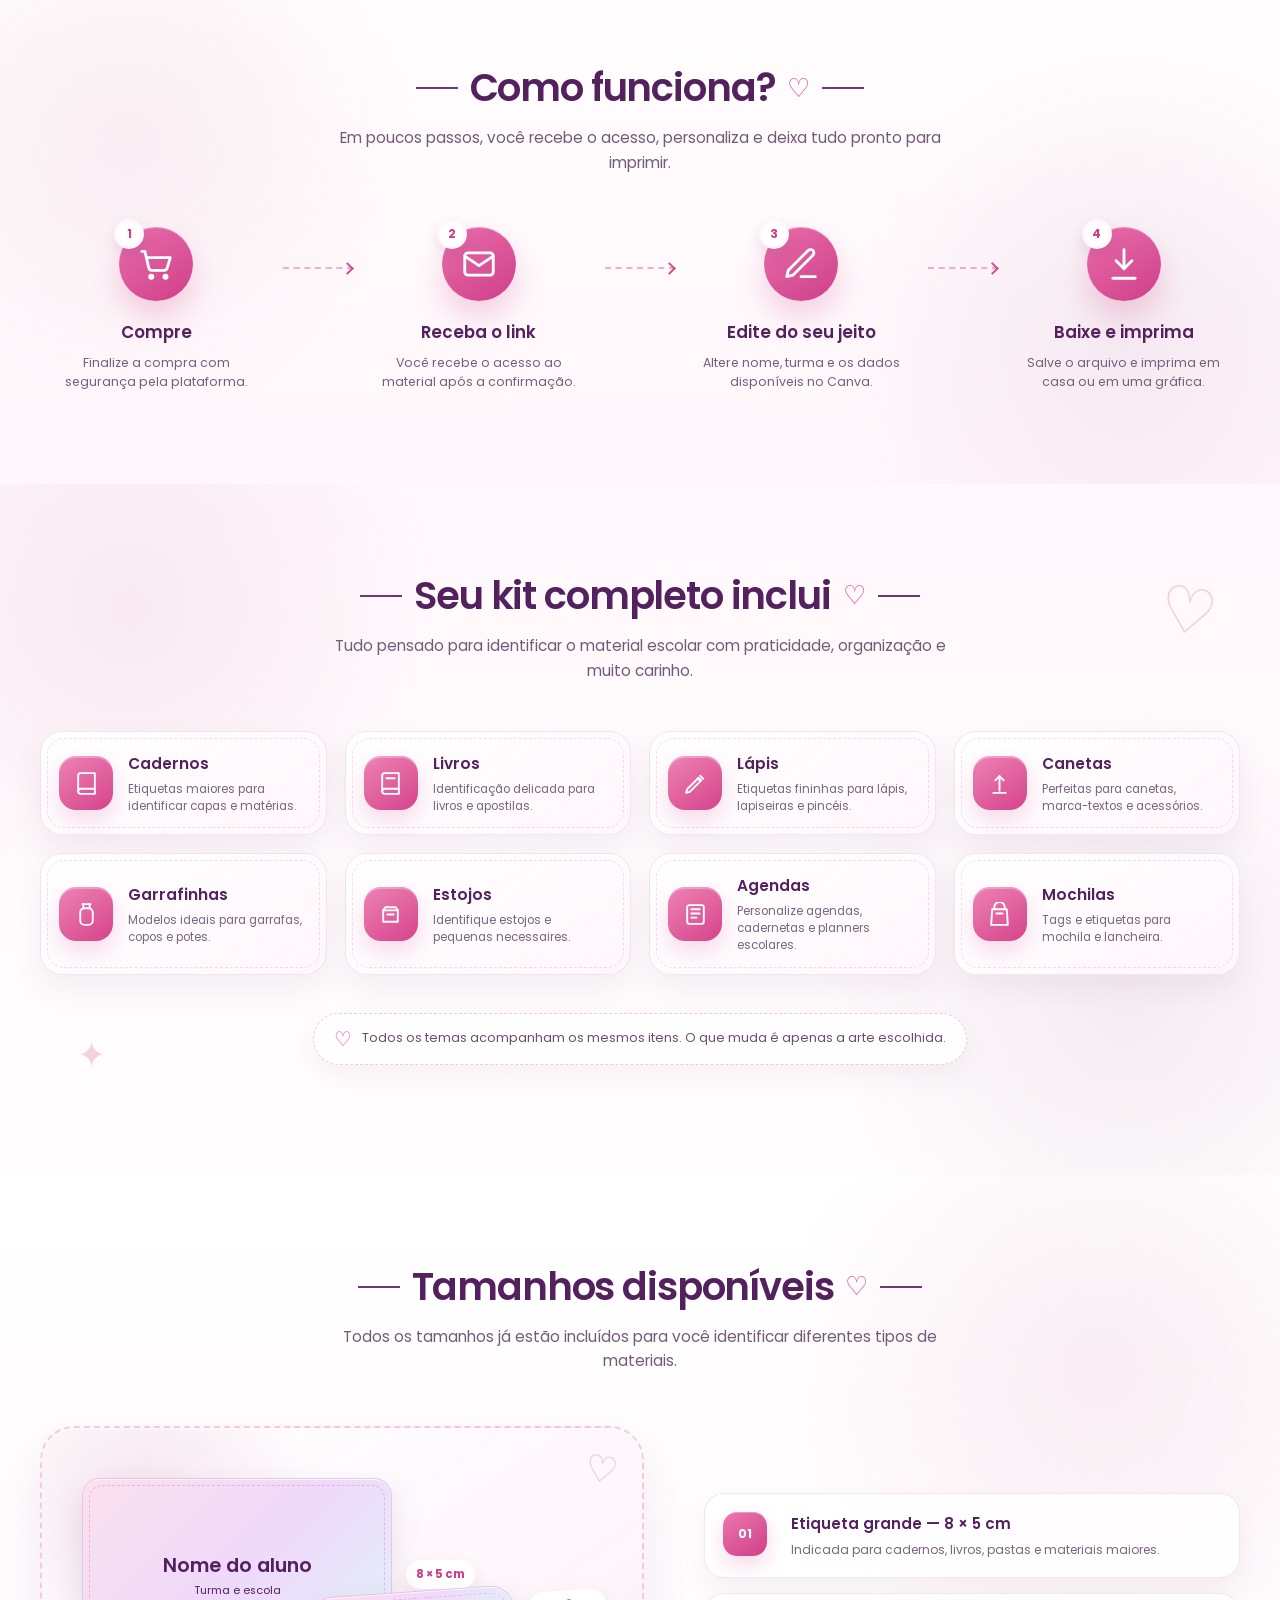
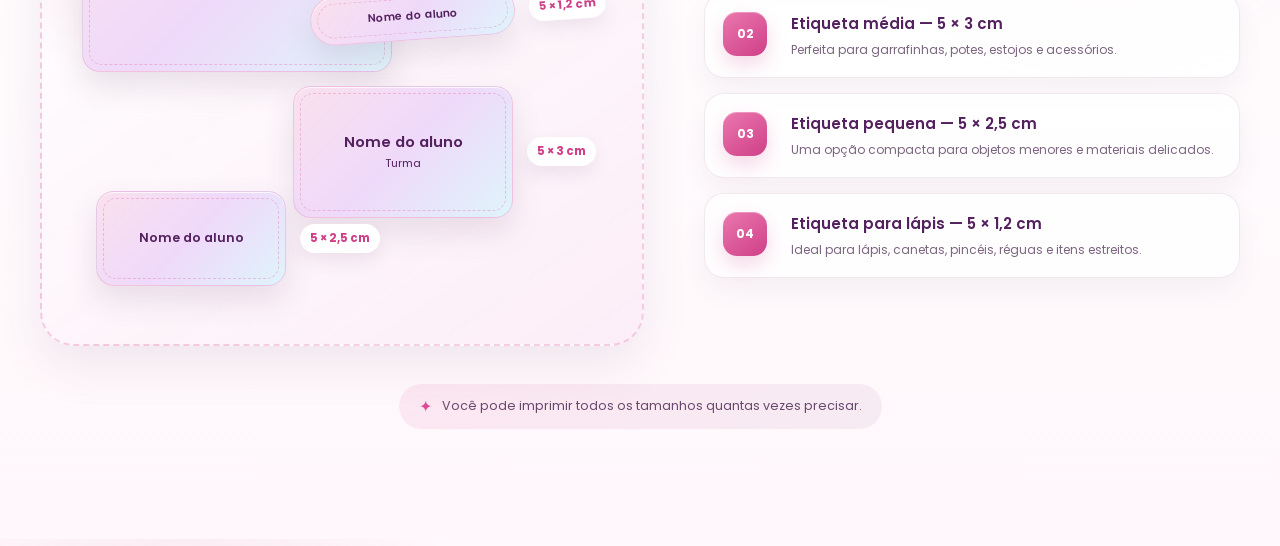
<file: Adesivos/index.html>
<!DOCTYPE html>
<html lang="pt-BR">

<head>
  <meta charset="UTF-8">

  <meta name="viewport" content="width=device-width, initial-scale=1.0">

  <meta name="description"
    content="Adesivos escolares personalizados e editáveis no Canva. Personalize nome, turma e escola e imprima onde preferir.">

  <meta name="theme-color" content="#ffffff">

  <title>Adesivos Escolares | Cris Lopes Art</title>

  <link rel="stylesheet" href="style.css">
  <script src="script.js" defer></script>

  <link
    href="https://fonts.googleapis.com/css2?family=DM+Sans:wght@400;500;600;700&family=Poppins:wght@400;500;600;700&display=swap"
    rel="stylesheet">
</head>

<body>

  <!-- =========================================
       CABEÇALHO
  ========================================== -->
  <header class="header" id="inicio">
    <div class="header__container">

      <a href="../" class="header__brand" aria-label="Voltar para a página inicial da Cris Lopes Art">
        <span class="header__monogram" aria-hidden="true">
          <span class="header__letter-c">C</span>
          <span class="header__letter-l">L</span>
        </span>

        <span class="header__brand-text">
          <strong>Cris Lopes Art</strong>
          <small>Design & soluções digitais</small>
        </span>
      </a>

      <nav class="header__nav" aria-label="Navegação principal">

        <a href="#inicio">Início</a>
        <a href="#modelos">Modelos</a>
        <a href="#como-funciona">Como funciona</a>
        <a href="#kit-completo">Kit completo</a>
        <a href="#tamanhos">Tamanhos</a>
        <a href="#investimento">Investimento</a>
        <a href="#duvidas">Dúvidas</a>

      </nav>

      <a class="header__button" href="#investimento">
        Comprar agora
      </a>

    </div>
  </header>


  <main>

    <!-- =========================================
         SEÇÃO 1 — HERO
    ========================================== -->
    <section class="hero" aria-label="Adesivos escolares personalizados">

      <div class="hero__image-wrapper">

        <picture class="hero__picture">

          <source media="(max-width: 600px)" srcset="assets/hero-adesivos-mobile.png">

          <img src="assets/hero-adesivos-desktop.png"
            alt="Adesivos escolares personalizados aplicados em materiais escolares" class="hero__image">

        </picture>

        <!-- Botão verdadeiro sobre a imagem -->
        <a href="#investimento" class="hero__button">
          <span class="hero__heart">♡</span>
          <span>Comprar agora</span>
        </a>
      </div>

    </section>



    <!-- =========================================
     SEÇÃO 2 — MODELOS
========================================= -->
    <section class="models-showcase" id="modelos">

      <!-- Decorações de fundo -->
      <span class="models-showcase__decor models-showcase__decor--heart-one" aria-hidden="true">
        ♡
      </span>

      <span class="models-showcase__decor models-showcase__decor--heart-two" aria-hidden="true">
        ♡
      </span>

      <span class="models-showcase__decor models-showcase__decor--sparkle-one" aria-hidden="true">
        ✦
      </span>

      <span class="models-showcase__decor models-showcase__decor--sparkle-two" aria-hidden="true">
        ✧
      </span>

      <div class="models-showcase__container">

        <!-- Título da seção -->
        <header class="models-showcase__header">

          <div class="models-showcase__title-row">
            <span class="models-showcase__title-heart" aria-hidden="true">♡</span>

            <span class="models-showcase__title-line" aria-hidden="true"></span>

            <h2>Confira alguns modelos</h2>

            <span class="models-showcase__title-line" aria-hidden="true"></span>

            <span class="models-showcase__title-heart" aria-hidden="true">♡</span>
          </div>

          <p>
            Escolha entre temas delicados, divertidos e cheios de personalidade.
          </p>

        </header>


        <!-- Filtros -->
<div class="models-filter" aria-label="Filtrar modelos">

  <button
    class="models-filter__button is-active"
    type="button"
    data-filter="todos"
    data-modal="todos"
  >
    <span aria-hidden="true">♡</span>
    Todos
  </button>

  <button
    class="models-filter__button"
    type="button"
    data-filter="meninas"
    data-modal="meninas"
  >
    Meninas
  </button>

  <button
    class="models-filter__button"
    type="button"
    data-filter="meninos"
    data-modal="meninos"
  >
    Meninos
  </button>

</div>


        <!-- Grade de modelos -->
        <div class="models-grid">

          <!-- Modelo 1 -->
          <article class="model-sticker" data-category="meninas">

            <span class="model-sticker__tape model-sticker__tape--purple" aria-hidden="true"></span>

            <div class="model-sticker__image">
              <img src="assets/modelos/modelo-menina-01.png" alt="Modelo Jardim Encantado">
            </div>

            <div class="model-sticker__content">
              <h3>Jardim Encantado</h3>

              <span class="model-sticker__tag model-sticker__tag--girls">
                Meninas
                <span aria-hidden="true">♡</span>
              </span>
            </div>

          </article>


          <!-- Modelo 2 -->
          <article class="model-sticker" data-category="meninas">

            <span class="model-sticker__tape model-sticker__tape--pink" aria-hidden="true"></span>

            <div class="model-sticker__image">
              <img src="assets/modelos/modelo-menina-02.png" alt="Modelo Ursinhos Delicados">
            </div>

            <div class="model-sticker__content">
              <h3>Ursinhos Delicados</h3>

              <span class="model-sticker__tag model-sticker__tag--girls">
                Meninas
                <span aria-hidden="true">♡</span>
              </span>
            </div>

          </article>


          <!-- Modelo 3 -->
          <article class="model-sticker" data-category="meninas">

            <span class="model-sticker__tape model-sticker__tape--lilac" aria-hidden="true"></span>

            <div class="model-sticker__image">
              <img src="assets/modelos/modelo-menina-03.png" alt="Modelo Sereia Mágica">
            </div>

            <div class="model-sticker__content">
              <h3>Sereia Mágica</h3>

              <span class="model-sticker__tag model-sticker__tag--girls">
                Meninas
                <span aria-hidden="true">♡</span>
              </span>
            </div>

          </article>


          <!-- Modelo 4 -->
          <article class="model-sticker" data-category="meninas">

            <span class="model-sticker__tape model-sticker__tape--rose" aria-hidden="true"></span>

            <div class="model-sticker__image">
              <img src="assets/modelos/modelo-menina-04.png" alt="Modelo Moranguinho">
            </div>

            <div class="model-sticker__content">
              <h3>Moranguinho</h3>

              <span class="model-sticker__tag model-sticker__tag--girls">
                Meninas
                <span aria-hidden="true">♡</span>
              </span>
            </div>

          </article>


          <!-- Modelo 5 -->
          <article class="model-sticker" data-category="meninos">

            <span class="model-sticker__tape model-sticker__tape--blue" aria-hidden="true"></span>

            <div class="model-sticker__image">
              <img src="assets/modelos/modelo-menino-01.png" alt="Modelo Aventura Espacial">
            </div>

            <div class="model-sticker__content">
              <h3>Aventura Espacial</h3>

              <span class="model-sticker__tag model-sticker__tag--boys">
                Meninos
                <span aria-hidden="true">♡</span>
              </span>
            </div>

          </article>


          <!-- Modelo 6 -->
          <article class="model-sticker" data-category="meninos">

            <span class="model-sticker__tape model-sticker__tape--green" aria-hidden="true"></span>

            <div class="model-sticker__image">
              <img src="assets/modelos/modelo-menino-02.png" alt="Modelo Dinossauros">
            </div>

            <div class="model-sticker__content">
              <h3>Dinossauros</h3>

              <span class="model-sticker__tag model-sticker__tag--boys">
                Meninos
                <span aria-hidden="true">♡</span>
              </span>
            </div>

          </article>


          <!-- Modelo 7 -->
          <article class="model-sticker" data-category="meninos">

            <span class="model-sticker__tape model-sticker__tape--navy" aria-hidden="true"></span>

            <div class="model-sticker__image">
              <img src="assets/modelos/modelo-menino-03.png" alt="Modelo Roblox Gamer">
            </div>

            <div class="model-sticker__content">
              <h3>Roblox Gamer</h3>

              <span class="model-sticker__tag model-sticker__tag--boys">
                Meninos
                <span aria-hidden="true">♡</span>
              </span>
            </div>

          </article>


          <!-- Modelo 8 -->
          <article class="model-sticker" data-category="meninos">

            <span class="model-sticker__tape model-sticker__tape--coral" aria-hidden="true"></span>

            <div class="model-sticker__image">
              <img src="assets/modelos/modelo-menino-04.png" alt="Modelo Super-herói">
            </div>

            <div class="model-sticker__content">
              <h3>Super-herói</h3>

              <span class="model-sticker__tag model-sticker__tag--boys">
                Meninos
                <span aria-hidden="true">♡</span>
              </span>
            </div>

          </article>

        </div>


        <!-- Chamada final da seção -->
        <div class="models-cta">

          <div class="models-cta__icon" aria-hidden="true">
            ♡
          </div>

          <div class="models-cta__content">
            <h3>
              Quer conhecer todos os modelos?
              <span aria-hidden="true">♡</span>
            </h3>

            <p>
              Adquira o kit completo e tenha acesso a
              <strong>mais de 100 modelos exclusivos</strong>
              esperando por você ♡
            </p>
          </div>

          <a class="models-cta__button" href="#investimento">
            Quero acessar todos
            <span aria-hidden="true">♡</span>
          </a>

        </div>

      </div>

    </section>

    <!-- =========================================
     SEÇÃO 3 — COMO FUNCIONA
========================================= -->
    <section class="how-it-works" id="como-funciona">

      <div class="how-it-works__container">

        <header class="how-it-works__header">

          <div class="how-it-works__title-row">
            <span class="how-it-works__line" aria-hidden="true"></span>

            <h2>Como funciona?</h2>

            <span class="how-it-works__heart" aria-hidden="true">♡</span>

            <span class="how-it-works__line" aria-hidden="true"></span>
          </div>

          <p>
            Em poucos passos, você recebe o acesso, personaliza e deixa tudo pronto para imprimir.
          </p>

        </header>


        <div class="how-it-works__steps">

          <!-- Passo 1 -->
          <article class="how-step">

            <div class="how-step__number">1</div>

            <div class="how-step__icon" aria-hidden="true">
              <svg viewBox="0 0 24 24" fill="none" stroke="currentColor" stroke-width="1.8" stroke-linecap="round"
                stroke-linejoin="round">
                <circle cx="9" cy="20" r="1"></circle>
                <circle cx="18" cy="20" r="1"></circle>
                <path d="M3 4h2l2.4 10.4a2 2 0 0 0 2 1.6h7.7a2 2 0 0 0 2-1.6L21 8H6"></path>
              </svg>
            </div>

            <div class="how-step__content">
              <h3>Compre</h3>

              <p>
                Finalize a compra com segurança pela plataforma.
              </p>
            </div>

          </article>


          <span class="how-it-works__connector" aria-hidden="true">
            <span></span>
          </span>


          <!-- Passo 2 -->
          <article class="how-step">

            <div class="how-step__number">2</div>

            <div class="how-step__icon" aria-hidden="true">
              <svg viewBox="0 0 24 24" fill="none" stroke="currentColor" stroke-width="1.8" stroke-linecap="round"
                stroke-linejoin="round">
                <rect x="3" y="5" width="18" height="14" rx="2"></rect>
                <path d="m3 7 9 6 9-6"></path>
              </svg>
            </div>

            <div class="how-step__content">
              <h3>Receba o link</h3>

              <p>
                Você recebe o acesso ao material após a confirmação.
              </p>
            </div>

          </article>


          <span class="how-it-works__connector" aria-hidden="true">
            <span></span>
          </span>


          <!-- Passo 3 -->
          <article class="how-step">

            <div class="how-step__number">3</div>

            <div class="how-step__icon" aria-hidden="true">
              <svg viewBox="0 0 24 24" fill="none" stroke="currentColor" stroke-width="1.8" stroke-linecap="round"
                stroke-linejoin="round">
                <path d="M12 20h9"></path>
                <path d="M16.5 3.5a2.1 2.1 0 0 1 3 3L7 19l-4 1 1-4Z"></path>
              </svg>
            </div>

            <div class="how-step__content">
              <h3>Edite do seu jeito</h3>

              <p>
                Altere nome, turma e os dados disponíveis no Canva.
              </p>
            </div>

          </article>


          <span class="how-it-works__connector" aria-hidden="true">
            <span></span>
          </span>


          <!-- Passo 4 -->
          <article class="how-step">

            <div class="how-step__number">4</div>

            <div class="how-step__icon" aria-hidden="true">
              <svg viewBox="0 0 24 24" fill="none" stroke="currentColor" stroke-width="1.8" stroke-linecap="round"
                stroke-linejoin="round">
                <path d="M12 3v12"></path>
                <path d="m7 10 5 5 5-5"></path>
                <path d="M5 21h14"></path>
              </svg>
            </div>

            <div class="how-step__content">
              <h3>Baixe e imprima</h3>

              <p>
                Salve o arquivo e imprima em casa ou em uma gráfica.
              </p>
            </div>

          </article>

        </div>

      </div>

    </section>

    <!-- =========================================
     SEÇÃO 4 — O QUE ACOMPANHA O KIT
========================================= -->
    <section class="kit-included" id="kit-completo">

      <span class="kit-included__decor kit-included__decor--heart" aria-hidden="true">
        ♡
      </span>

      <span class="kit-included__decor kit-included__decor--sparkle" aria-hidden="true">
        ✦
      </span>

      <div class="kit-included__container">

        <header class="kit-included__header">

          <div class="kit-included__title-row">
            <span class="kit-included__line" aria-hidden="true"></span>

            <h2>Seu kit completo inclui</h2>

            <span class="kit-included__heart" aria-hidden="true">♡</span>

            <span class="kit-included__line" aria-hidden="true"></span>
          </div>

          <p>
            Tudo pensado para identificar o material escolar com praticidade,
            organização e muito carinho.
          </p>

        </header>


        <div class="kit-included__grid">

          <article class="kit-item">
            <div class="kit-item__icon" aria-hidden="true">
              <svg viewBox="0 0 24 24" fill="none" stroke="currentColor" stroke-width="1.8" stroke-linecap="round"
                stroke-linejoin="round">
                <path d="M4 19.5A2.5 2.5 0 0 1 6.5 17H20"></path>
                <path d="M6.5 2H20v20H6.5A2.5 2.5 0 0 1 4 19.5v-15A2.5 2.5 0 0 1 6.5 2Z"></path>
              </svg>
            </div>

            <div class="kit-item__content">
              <h3>Cadernos</h3>
              <p>Etiquetas maiores para identificar capas e matérias.</p>
            </div>
          </article>


          <article class="kit-item">
            <div class="kit-item__icon" aria-hidden="true">
              <svg viewBox="0 0 24 24" fill="none" stroke="currentColor" stroke-width="1.8" stroke-linecap="round"
                stroke-linejoin="round">
                <path d="M4 19.5A2.5 2.5 0 0 1 6.5 17H20"></path>
                <path d="M6.5 2H20v20H6.5A2.5 2.5 0 0 1 4 19.5v-15A2.5 2.5 0 0 1 6.5 2Z"></path>
                <path d="M8 7h8"></path>
              </svg>
            </div>

            <div class="kit-item__content">
              <h3>Livros</h3>
              <p>Identificação delicada para livros e apostilas.</p>
            </div>
          </article>


          <article class="kit-item">
            <div class="kit-item__icon" aria-hidden="true">
              <svg viewBox="0 0 24 24" fill="none" stroke="currentColor" stroke-width="1.8" stroke-linecap="round"
                stroke-linejoin="round">
                <path d="m3 21 3.5-1 11-11-2.5-2.5-11 11Z"></path>
                <path d="m14 7 2.5 2.5"></path>
                <path d="m16.5 4.5 3 3"></path>
              </svg>
            </div>

            <div class="kit-item__content">
              <h3>Lápis</h3>
              <p>Etiquetas fininhas para lápis, lapiseiras e pincéis.</p>
            </div>
          </article>


          <article class="kit-item">
            <div class="kit-item__icon" aria-hidden="true">
              <svg viewBox="0 0 24 24" fill="none" stroke="currentColor" stroke-width="1.8" stroke-linecap="round"
                stroke-linejoin="round">
                <path d="M12 19V5"></path>
                <path d="m8 9 4-4 4 4"></path>
                <path d="M6 21h12"></path>
              </svg>
            </div>

            <div class="kit-item__content">
              <h3>Canetas</h3>
              <p>Perfeitas para canetas, marca-textos e acessórios.</p>
            </div>
          </article>


          <article class="kit-item">
            <div class="kit-item__icon" aria-hidden="true">
              <svg viewBox="0 0 24 24" fill="none" stroke="currentColor" stroke-width="1.8" stroke-linecap="round"
                stroke-linejoin="round">
                <path d="M8 2h8"></path>
                <path d="M9 2v4"></path>
                <path d="M15 2v4"></path>
                <rect x="6" y="6" width="12" height="16" rx="4"></rect>
              </svg>
            </div>

            <div class="kit-item__content">
              <h3>Garrafinhas</h3>
              <p>Modelos ideais para garrafas, copos e potes.</p>
            </div>
          </article>


          <article class="kit-item">
            <div class="kit-item__icon" aria-hidden="true">
              <svg viewBox="0 0 24 24" fill="none" stroke="currentColor" stroke-width="1.8" stroke-linecap="round"
                stroke-linejoin="round">
                <path d="M5 8h14"></path>
                <path d="M7 5h10l2 3v11H5V8Z"></path>
                <path d="M9 12h6"></path>
              </svg>
            </div>

            <div class="kit-item__content">
              <h3>Estojos</h3>
              <p>Identifique estojos e pequenas necessaires.</p>
            </div>
          </article>


          <article class="kit-item">
            <div class="kit-item__icon" aria-hidden="true">
              <svg viewBox="0 0 24 24" fill="none" stroke="currentColor" stroke-width="1.8" stroke-linecap="round"
                stroke-linejoin="round">
                <rect x="4" y="3" width="16" height="18" rx="2"></rect>
                <path d="M8 7h8"></path>
                <path d="M8 11h8"></path>
                <path d="M8 15h5"></path>
              </svg>
            </div>

            <div class="kit-item__content">
              <h3>Agendas</h3>
              <p>Personalize agendas, cadernetas e planners escolares.</p>
            </div>
          </article>


          <article class="kit-item">
            <div class="kit-item__icon" aria-hidden="true">
              <svg viewBox="0 0 24 24" fill="none" stroke="currentColor" stroke-width="1.8" stroke-linecap="round"
                stroke-linejoin="round">
                <path d="M7 7V5a5 5 0 0 1 10 0v2"></path>
                <path d="M5 7h14l1 15H4Z"></path>
                <path d="M9 11h6"></path>
              </svg>
            </div>

            <div class="kit-item__content">
              <h3>Mochilas</h3>
              <p>Tags e etiquetas para mochila e lancheira.</p>
            </div>
          </article>

        </div>


        <div class="kit-included__note">
          <span aria-hidden="true">♡</span>

          <p>
            Todos os temas acompanham os mesmos itens. O que muda é apenas a
            arte escolhida.
          </p>
        </div>

      </div>

    </section>


    <!-- =========================================
     SEÇÃO 5 — TAMANHOS DISPONÍVEIS
========================================= -->
    <section class="label-sizes" id="tamanhos">

      <div class="label-sizes__container">

        <header class="label-sizes__header">

          <div class="label-sizes__title-row">
            <span class="label-sizes__line" aria-hidden="true"></span>

            <h2>Tamanhos disponíveis</h2>

            <span class="label-sizes__heart" aria-hidden="true">♡</span>

            <span class="label-sizes__line" aria-hidden="true"></span>
          </div>

          <p>
            Todos os tamanhos já estão incluídos para você identificar diferentes
            tipos de materiais.
          </p>

        </header>


        <div class="label-sizes__content">

          <div class="label-sizes__visual">

            <div class="label-size-preview">

              <div class="label-size-preview__large">
                <span>Nome do aluno</span>
                <small>Turma e escola</small>
              </div>

              <span class="label-size-preview__measure">
                8 × 5 cm
              </span>

            </div>


            <div class="label-size-preview label-size-preview--medium">

              <div class="label-size-preview__medium">
                <span>Nome do aluno</span>
                <small>Turma</small>
              </div>

              <span class="label-size-preview__measure">
                5 × 3 cm
              </span>

            </div>


            <div class="label-size-preview label-size-preview--small">

              <div class="label-size-preview__small">
                <span>Nome do aluno</span>
              </div>

              <span class="label-size-preview__measure">
                5 × 2,5 cm
              </span>

            </div>


            <div class="label-size-preview label-size-preview--pencil">

              <div class="label-size-preview__pencil">
                <span>Nome do aluno</span>
              </div>

              <span class="label-size-preview__measure">
                5 × 1,2 cm
              </span>

            </div>

          </div>


          <div class="label-sizes__list">

            <article class="label-size-item">

              <span class="label-size-item__number">01</span>

              <div>
                <h3>Etiqueta grande — 8 × 5 cm</h3>

                <p>
                  Indicada para cadernos, livros, pastas e materiais maiores.
                </p>
              </div>

            </article>


            <article class="label-size-item">

              <span class="label-size-item__number">02</span>

              <div>
                <h3>Etiqueta média — 5 × 3 cm</h3>

                <p>
                  Perfeita para garrafinhas, potes, estojos e acessórios.
                </p>
              </div>

            </article>


            <article class="label-size-item">

              <span class="label-size-item__number">03</span>

              <div>
                <h3>Etiqueta pequena — 5 × 2,5 cm</h3>

                <p>
                  Uma opção compacta para objetos menores e materiais delicados.
                </p>
              </div>

            </article>


            <article class="label-size-item">

              <span class="label-size-item__number">04</span>

              <div>
                <h3>Etiqueta para lápis — 5 × 1,2 cm</h3>

                <p>
                  Ideal para lápis, canetas, pincéis, réguas e itens estreitos.
                </p>
              </div>

            </article>

          </div>

        </div>


        <div class="label-sizes__footer">
          <span aria-hidden="true">✦</span>

          <p>
            Você pode imprimir todos os tamanhos quantas vezes precisar.
          </p>
        </div>

      </div>

    </section>

    <!-- =========================================
     SEÇÃO 6 — INVESTIMENTO
========================================= -->
    <section class="pricing" id="investimento">

      <div class="pricing__container">

        <div class="pricing__content">

          <header class="pricing__header">
            <span class="pricing__eyebrow">
              Investimento
              <span aria-hidden="true">♡</span>
            </span>

            <h2>Seu kit completo por um valor especial</h2>

            <p>
              Tenha acesso aos modelos, tamanhos e arquivos editáveis para
              personalizar sempre que precisar.
            </p>
          </header>


          <ul class="pricing__benefits">
            <li>
              <span aria-hidden="true">✓</span>
              Mais de 100 modelos disponíveis
            </li>

            <li>
              <span aria-hidden="true">✓</span>
              Arquivos editáveis no Canva
            </li>

            <li>
              <span aria-hidden="true">✓</span>
              Todos os tamanhos incluídos
            </li>

            <li>
              <span aria-hidden="true">✓</span>
              Imprima quantas vezes quiser
            </li>
          </ul>

        </div>


        <article class="pricing-card">

          <span class="pricing-card__label">
            Acesso completo
          </span>
          <span class="pricing-card__old-price">
           De R$ 59,90
          </span>

          <span class="pricing-card__offer">
          Por apenas
           </span>

          <div class="pricing-card__price">
         <span class="pricing-card__currency">R$</span>
          <strong>29,90</strong>
</div>

          <p class="pricing-card__payment">
            Pagamento único e acesso ao kit completo.
          </p>

          <a class="pricing-card__button" href="#">
            <span aria-hidden="true">♡</span>
            Quero meus adesivos
          </a>

          <p class="pricing-card__security">

  <img
    src="assets/icones/pagamento-seguro.png"
    alt=""
    aria-hidden="true"
    class="pricing-card__security-icon">

  <span>Pagamento seguro via plataforma</span>

</p>



        </article>

      </div>

    </section>

    <!-- =========================================
     SEÇÃO 7 — DÚVIDAS FREQUENTES
========================================= -->
    <section class="faq" id="duvidas">

      <div class="faq__container">

        <header class="faq__header">

          <div class="faq__title-row">
            <span class="faq__line" aria-hidden="true"></span>

            <h2>Dúvidas frequentes</h2>

            <span class="faq__heart" aria-hidden="true">♡</span>

            <span class="faq__line" aria-hidden="true"></span>
          </div>

          <p>
            Reunimos as principais dúvidas para você comprar com tranquilidade.
          </p>

        </header>

        <div class="faq__grid">

          <article class="faq-item">
            <button class="faq-item__question" type="button" aria-expanded="false">
              <span>Preciso ter o Canva Pro?</span>
              <span class="faq-item__icon" aria-hidden="true">+</span>
            </button>

            <div class="faq-item__answer">
              <p>
                Não. Os arquivos serão preparados para funcionar também na versão
                gratuita do Canva.
              </p>
            </div>
          </article>

          <article class="faq-item">
            <button class="faq-item__question" type="button" aria-expanded="false">
              <span>Posso editar pelo celular?</span>
              <span class="faq-item__icon" aria-hidden="true">+</span>
            </button>

            <div class="faq-item__answer">
              <p>
                Sim. Você pode editar pelo aplicativo do Canva no celular,
                tablet ou computador.
              </p>
            </div>
          </article>

          <article class="faq-item">
            <button class="faq-item__question" type="button" aria-expanded="false">
              <span>Qual papel devo imprimir os moldes?</span>
              <span class="faq-item__icon" aria-hidden="true">+</span>
            </button>

            <div class="faq-item__answer">
              <p>
                Você pode imprimir no papel ADESIVO A4 90g ou gramatura maior.
              </p>
            </div>
          </article>

          <article class="faq-item">
            <button class="faq-item__question" type="button" aria-expanded="false">
              <span>Posso imprimir quantas vezes quiser?</span>
              <span class="faq-item__icon" aria-hidden="true">+</span>
            </button>

            <div class="faq-item__answer">
              <p>
                Sim. Depois de baixar os arquivos, você poderá imprimir novamente
                sempre que precisar para uso pessoal.
              </p>
            </div>
          </article>

          <article class="faq-item">
            <button class="faq-item__question" type="button" aria-expanded="false">
              <span>Em quanto tempo recebo o acesso?</span>
              <span class="faq-item__icon" aria-hidden="true">+</span>
            </button>

            <div class="faq-item__answer">
              <p>
                O acesso será enviado após a confirmação do pagamento pela
                plataforma escolhida.
              </p>
            </div>
          </article>

          <article class="faq-item">
            <button class="faq-item__question" type="button" aria-expanded="false">
              <span>Se eu tiver dúvidas, vocês me ajudam?</span>
              <span class="faq-item__icon" aria-hidden="true">+</span>
            </button>

            <div class="faq-item__answer">
              <p>
                Sim. Você poderá entrar em contato pelo canal de suporte informado
                após a compra.
              </p>
            </div>
          </article>

        </div>

      </div>

    </section>


    <!-- =========================================
     SEÇÃO 8 — CTA FINAL
========================================= -->

    
 <!-- =========================================
     CTA FINAL
========================================= -->
<section class="final-cta">

  <div class="final-cta__container">

    <div class="final-cta__content">
      <h2>
        Pronta para facilitar sua rotina<br>
        e deixar tudo mais bonito?
      </h2>

      <span class="final-cta__handwriting" aria-hidden="true">
        Vem comigo! ♡
      </span>
    </div>

    <div class="final-cta__actions">

      <a href="#investimento" class="final-cta__button">
        ♡ Comprar agora
      </a>

      <span class="final-cta__secure">

  <img
    src="assets/icones/pagamento-seguro.png"
    alt=""
    aria-hidden="true"
  >

  <span>Pagamento seguro • Acesso imediato</span>

</span>

<a
  href="https://www.flaticon.com/br/icones-gratis/forma-de-pagamento"
  title="Forma de pagamento ícones criados por Magnific - Flaticon"
  target="_blank"
  rel="noopener noreferrer"
  class="final-cta__credit">

  Ícone: Magnific / Flaticon

</a>
      

    </div>

  </div>

</section>

  <!-- =========================================
     RODAPÉ
========================================= -->
  <footer class="site-footer">

    <div class="site-footer__container">

      <div class="site-footer__brand">

        <a href="/" class="site-footer__logo" aria-label="Cris Lopes Art">

          <span class="site-footer__monogram" aria-hidden="true">
            <span class="site-footer__letter-c">C</span>
            <span class="site-footer__letter-l">L</span>
          </span>

          <span class="site-footer__brand-text">
            <strong>Cris Lopes Art</strong>
            <small>Design & Soluções Digitais</small>
          </span>

        </a>
        <p>
          Soluções criativas para deixar sua rotina mais simples,
          organizada e bonita.
        </p>

      </div>


      <nav class="site-footer__nav" aria-label="Navegação do rodapé">

        <h2>Navegação</h2>

        <a href="#inicio">Início</a>
        <a href="#modelos">Modelos</a>
        <a href="#como-funciona">Como funciona</a>
        <a href="#kit-completo">Kit completo</a>
        <a href="#tamanhos">Tamanhos</a>
        <a href="#investimento">Investimento</a>
        <a href="#duvidas">Dúvidas</a>

      </nav>


    <div class="site-footer__contact">

  <h2>Me encontre</h2>

  <div class="site-footer__socials">

    <!-- Instagram -->
    <a
      href="https://www.instagram.com/crislopesart"
      target="_blank"
      rel="noopener noreferrer"
      aria-label="Instagram da Cris Lopes Art"
    >
      <svg
        viewBox="0 0 24 24"
        fill="none"
        stroke="currentColor"
        stroke-width="1.8"
        stroke-linecap="round"
        stroke-linejoin="round"
        aria-hidden="true"
      >
        <rect x="3" y="3" width="18" height="18" rx="5"></rect>
        <circle cx="12" cy="12" r="4"></circle>
        <circle cx="17.5" cy="6.5" r="1"></circle>
      </svg>
    </a>

    <!-- WhatsApp -->
    <a
      href="https://wa.me/5564984188628"
      target="_blank"
      rel="noopener noreferrer"
      aria-label="WhatsApp da Cris Lopes Art"
    >
      <svg
        viewBox="0 0 24 24"
        fill="none"
        stroke="currentColor"
        stroke-width="1.8"
        stroke-linecap="round"
        stroke-linejoin="round"
        aria-hidden="true"
      >
        <path d="M20 11.5a8 8 0 0 1-11.8 7L4 20l1.5-4.1A8 8 0 1 1 20 11.5Z"></path>
        <path d="M8.4 8.2c.4 2.7 2.6 4.9 5.3 5.4"></path>
        <path d="M8.5 8.2 9.7 7"></path>
        <path d="m13.7 13.6 1.3-1.2"></path>
      </svg>
    </a>

    <!-- E-mail -->
    <a
      href="mailto:contato@crislopesart.com.br"
      aria-label="Enviar e-mail para Cris Lopes Art"
    >
      <svg
        viewBox="0 0 24 24"
        fill="none"
        stroke="currentColor"
        stroke-width="1.8"
        stroke-linecap="round"
        stroke-linejoin="round"
        aria-hidden="true"
      >
        <rect x="3" y="5" width="18" height="14" rx="2"></rect>
        <path d="m3 7 9 6 9-6"></path>
      </svg>
    </a>

  </div>

</div>


      <div class="site-footer__legal">

        <p>
          Todos os direitos reservados.
        </p>

        <p>
          Cris Lopes Art © <span id="footer-year"></span>
        </p>

      </div>

    </div>

  </footer>

  <!-- =========================================================
     MODAL — PRÉVIA DOS MODELOS
========================================================= -->

<div
  class="catalog-modal"
  id="catalogModal"
  aria-hidden="true"
>

  <!-- Fundo escurecido -->
  <div
    class="catalog-modal__overlay"
    data-modal-close
    aria-hidden="true"
  ></div>

  <!-- Janela -->
  <section
    class="catalog-modal__content"
    role="dialog"
    aria-modal="true"
    aria-labelledby="catalogModalTitle"
  >

    <!-- Fechar -->
    <button
      class="catalog-modal__close"
      type="button"
      aria-label="Fechar"
      data-modal-close
    >
      ×
    </button>

    <!-- Cabeçalho -->
    <header class="catalog-modal__header">

      <span class="catalog-modal__eyebrow">
        UMA PEQUENA AMOSTRA ♡
      </span>

      <h2 id="catalogModalTitle">
        Prévia Geral dos Modelos
      </h2>

      <p>
        Conheça alguns dos modelos disponíveis. O catálogo completo será liberado após a compra.
      </p>

    </header>

    <!-- Prévias do catálogo -->
<div class="catalog-modal__previews">

  <!-- Imagem das meninas -->
  <figure
    class="catalog-modal__preview"
    data-preview-category="meninas"
  >
    <img
      src="assets/catalogo/previa-meninas.png"
      alt="Prévia dos modelos de adesivos escolares para meninas"
      loading="lazy"
    >
  </figure>


  <!-- Imagem dos meninos -->
  <figure
    class="catalog-modal__preview"
    data-preview-category="meninos"
  >
    <img
      src="assets/catalogo/previa-meninos.png"
      alt="Prévia dos modelos de adesivos escolares para meninos"
      loading="lazy"
    >
  </figure>

</div>


<!-- Aviso final -->
<div class="catalog-modal__notice">

  <span class="catalog-modal__notice-icon" aria-hidden="true">
    
  </span>

  <p>
    <strong>Esta é apenas uma pequena amostra.</strong>
    <p> 🔒 O catálogo completo será disponibilizado após a confirmação da compra.
</p>
  

</div>

  </section>

</div>

</main>

</body>

</html>
</file>
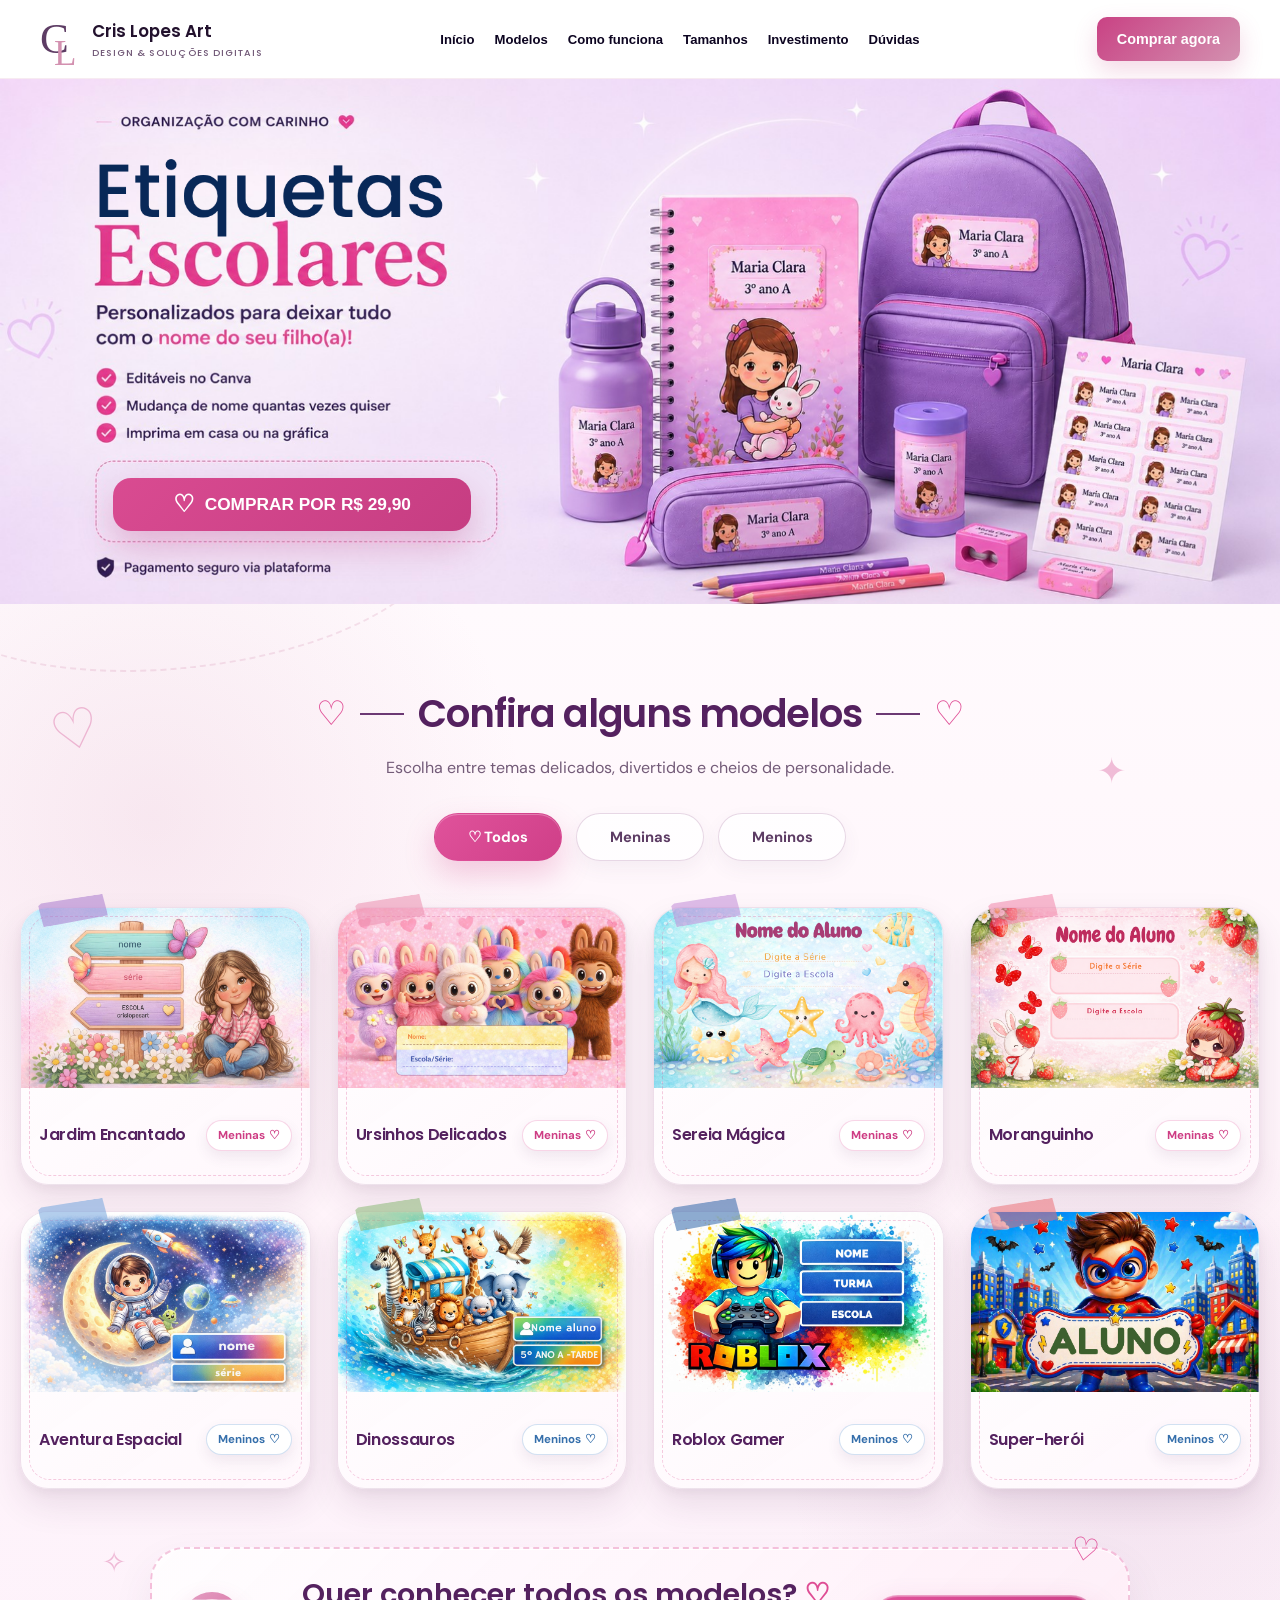
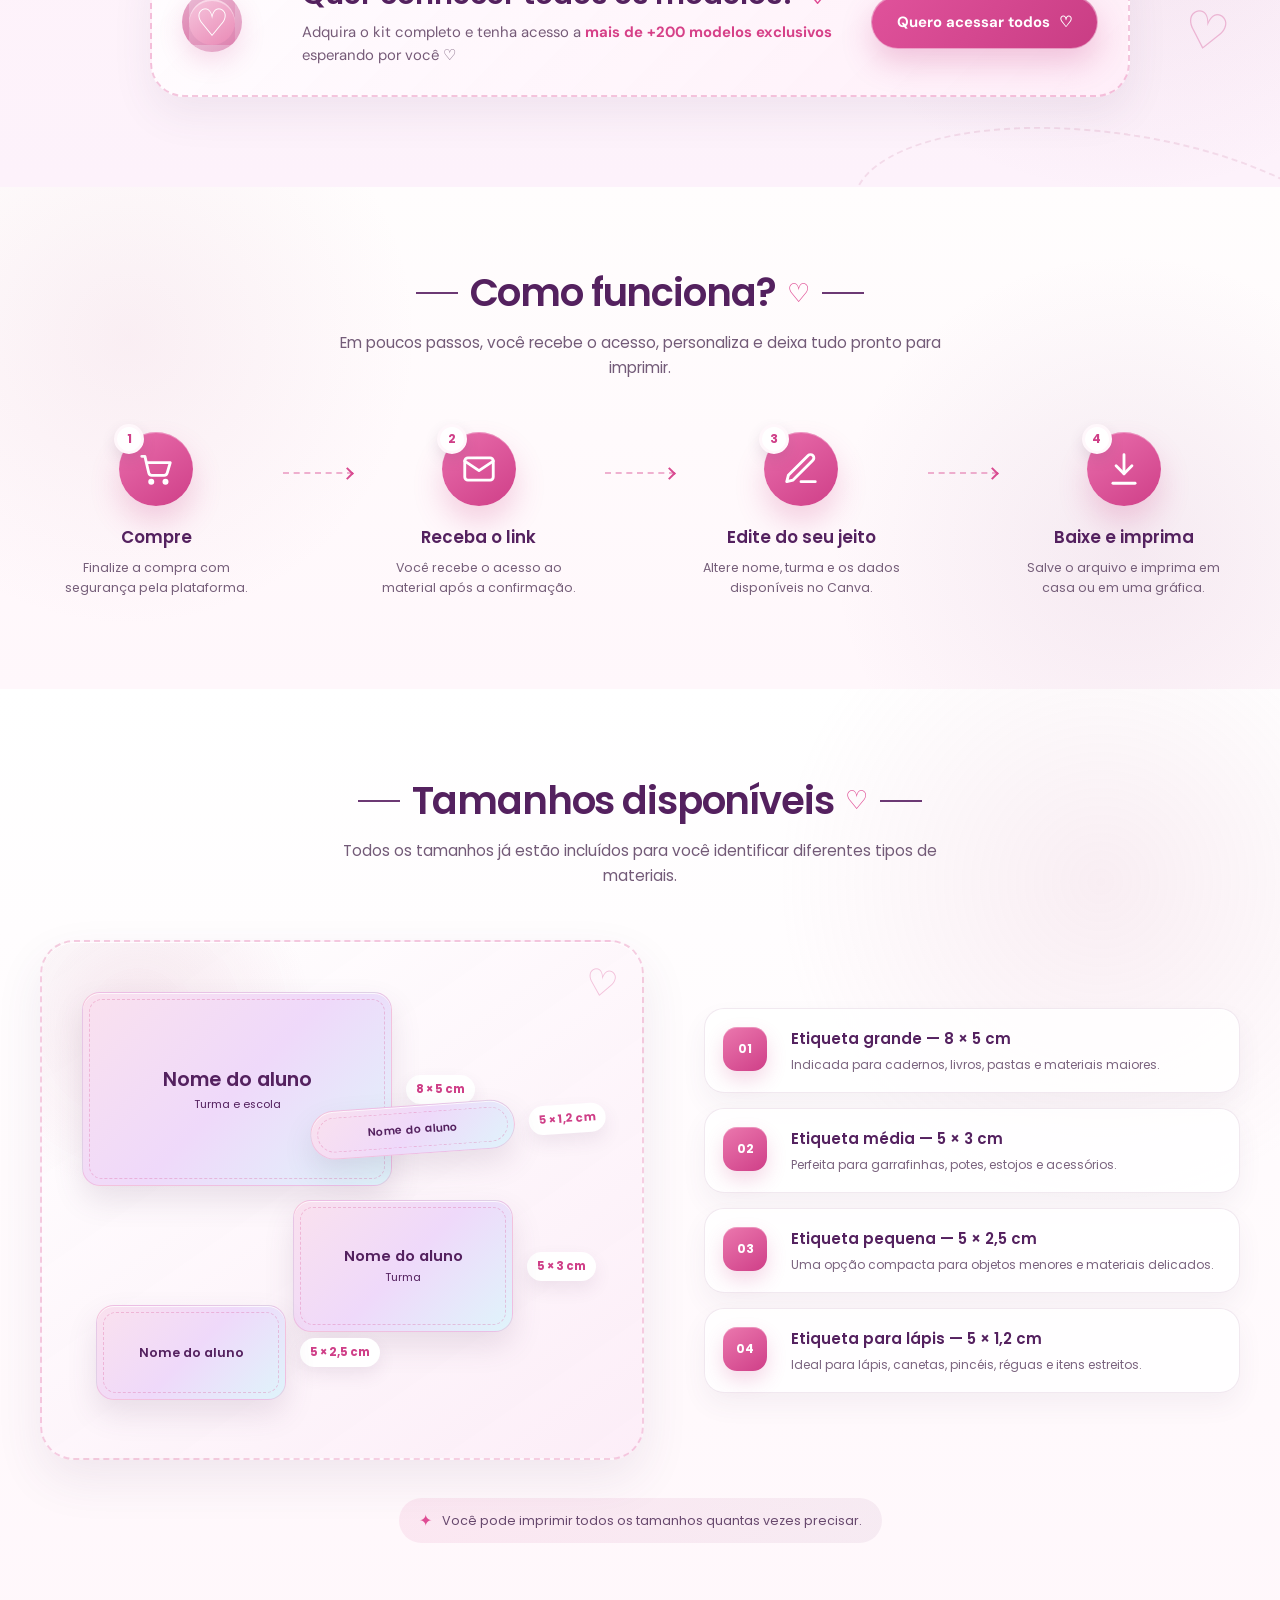
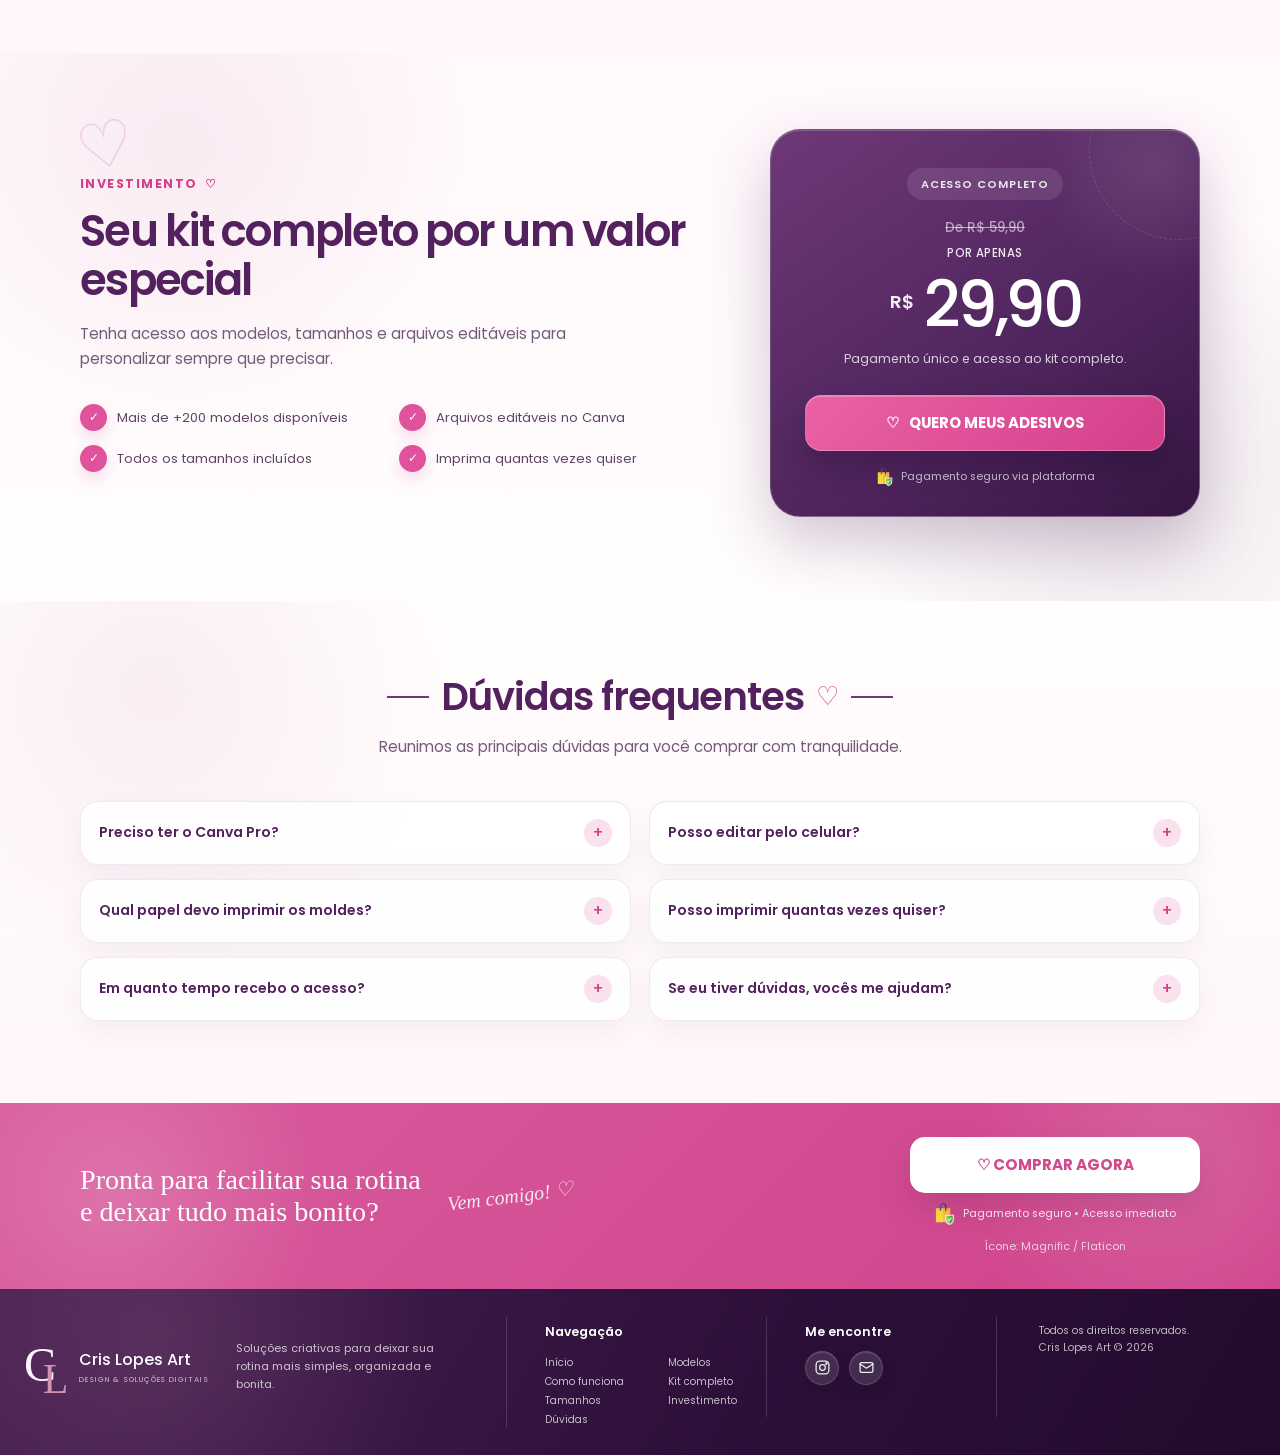
<file: etiquetas-escolares/index.html>
<!DOCTYPE html>
<html lang="pt-BR">

<head>
  <meta charset="UTF-8">

  <meta name="viewport" content="width=device-width, initial-scale=1.0">

  <meta name="description"
    content="Etiquetas escolares personalizadas e editáveis no Canva. Personalize nome, turma e escola e imprima onde preferir.">

<!-- Prévia ao compartilhar o link -->
<meta property="og:type" content="website">
<meta property="og:title" content="Kit de Etiquetas Escolares Editáveis | Cris Lopes Art">
<meta property="og:description" content="+200 modelos editáveis no Canva para meninas e meninos. Personalize, imprima e organize o material escolar com carinho.">
<meta property="og:image" content="https://crislopesart.com.br/etiquetas-escolares/assets/preview-etiquetas.png">
<meta property="og:image:secure_url" content="https://crislopesart.com.br/etiquetas-escolares/assets/preview-etiquetas.png">
<meta property="og:image:type" content="image/png">
<meta property="og:image:width" content="1200">
<meta property="og:image:height" content="630">
<meta property="og:url" content="https://crislopesart.com.br/etiquetas-escolares/">
<meta property="og:site_name" content="Cris Lopes Art">

<meta name="twitter:card" content="summary_large_image">
<meta name="twitter:title" content="Kit de Etiquetas Escolares Editáveis | Cris Lopes Art">
<meta name="twitter:description" content="+200 modelos editáveis no Canva para meninas e meninos.">
<meta name="twitter:image" content="https://crislopesart.com.br/etiquetas-escolares/assets/preview-etiquetas.png">

<meta name="theme-color" content="#ffffff">

<!-- Google Analytics - Cris Lopes Art -->
<script async src="https://www.googletagmanager.com/gtag/js?id=G-VXP53CP75M"></script>
<script>
  window.dataLayer = window.dataLayer || [];
  function gtag(){dataLayer.push(arguments);}
  gtag('js', new Date());

  gtag('config', 'G-VXP53CP75M');
</script>

<!-- Meta Pixel Code -->
<script>
  !function(f,b,e,v,n,t,s)
  {if(f.fbq)return;n=f.fbq=function(){n.callMethod?
  n.callMethod.apply(n,arguments):n.queue.push(arguments)};
  if(!f._fbq)f._fbq=n;n.push=n;n.loaded=!0;n.version='2.0';
  n.queue=[];t=b.createElement(e);t.async=!0;
  t.src=v;s=b.getElementsByTagName(e)[0];
  s.parentNode.insertBefore(t,s)}(window, document,'script',
  'https://connect.facebook.net/en_US/fbevents.js');

  fbq('init', '917175538107483');
  fbq('track', 'PageView');
</script>

<noscript>
  <img height="1" width="1" style="display:none"
       src="https://www.facebook.com/tr?id=917175538107483&ev=PageView&noscript=1"/>
</noscript>
<!-- End Meta Pixel Code -->

<title>Etiquetas Escolares | Cris Lopes Art</title>

<link rel="stylesheet" href="style.css?v=20260910">
<script src="script.js" defer></script>

<link
  href="https://fonts.googleapis.com/css2?family=DM+Sans:wght@400;500;600;700&family=Poppins:wght@400;500;600;700&display=swap"
  rel="stylesheet">

</head>
<body>

  <!-- =========================================
       CABEÇALHO
  ========================================== -->
  <header class="header" id="inicio">
    <div class="header__container">

      <a href="../" class="header__brand" aria-label="Voltar para a página inicial da Cris Lopes Art">
        <span class="header__monogram" aria-hidden="true">
          <span class="header__letter-c">C</span>
          <span class="header__letter-l">L</span>
        </span>

        <span class="header__brand-text">
          <strong>Cris Lopes Art</strong>
          <small>Design & soluções digitais</small>
        </span>
      </a>

      <nav class="header__nav" aria-label="Navegação principal">

        <a href="#inicio">Início</a>
        <a href="#modelos">Modelos</a>
        <a href="#como-funciona">Como funciona</a>
        <a href="#tamanhos">Tamanhos</a>
        <a href="#investimento">Investimento</a>
        <a href="#duvidas">Dúvidas</a>

      </nav>

     <a
  class="header__button"
  href="https://pay.kiwify.com.br/Fe74RXt"
  target="_blank"
  rel="noopener noreferrer"
>
  Comprar agora
</a>

    </div>
  </header>


  <main>

    <!-- =========================================
         SEÇÃO 1 — HERO
    ========================================== -->
    <section class="hero" aria-label="Adesivos escolares personalizados">

      <div class="hero__image-wrapper">

        <picture class="hero__picture">

          <source media="(max-width: 600px)" srcset="assets/hero-adesivos-mobile.png">

          <img src="assets/hero-adesivos-desktop.png"
            alt="Adesivos escolares personalizados aplicados em materiais escolares" class="hero__image">

        </picture>

        <!-- Botão verdadeiro sobre a imagem -->
       <a
  href="https://pay.kiwify.com.br/Fe74RXt"
  class="hero__button"
  target="_blank"
  rel="noopener noreferrer"
>
  <span class="hero__heart">♡</span>
  <span>COMPRAR POR R$ 29,90</span>
</a>
      </div>

    </section>



    <!-- =========================================
     SEÇÃO 2 — MODELOS
========================================= -->
    <section class="models-showcase" id="modelos">

      <!-- Decorações de fundo -->
      <span class="models-showcase__decor models-showcase__decor--heart-one" aria-hidden="true">
        ♡
      </span>

      <span class="models-showcase__decor models-showcase__decor--heart-two" aria-hidden="true">
        ♡
      </span>

      <span class="models-showcase__decor models-showcase__decor--sparkle-one" aria-hidden="true">
        ✦
      </span>

      <span class="models-showcase__decor models-showcase__decor--sparkle-two" aria-hidden="true">
        ✧
      </span>

      <div class="models-showcase__container">

        <!-- Título da seção -->
        <header class="models-showcase__header">

          <div class="models-showcase__title-row">
            <span class="models-showcase__title-heart" aria-hidden="true">♡</span>

            <span class="models-showcase__title-line" aria-hidden="true"></span>

            <h2>Confira alguns modelos</h2>

            <span class="models-showcase__title-line" aria-hidden="true"></span>

            <span class="models-showcase__title-heart" aria-hidden="true">♡</span>
          </div>

          <p>
            Escolha entre temas delicados, divertidos e cheios de personalidade.
          </p>

        </header>


        <!-- Filtros -->
<div class="models-filter" aria-label="Filtrar modelos">

  <button
    class="models-filter__button is-active"
    type="button"
    data-filter="todos"
    data-modal="todos"
  >
    <span aria-hidden="true">♡</span>
    Todos
  </button>

  <button
    class="models-filter__button"
    type="button"
    data-filter="meninas"
    data-modal="meninas"
  >
    Meninas
  </button>

  <button
    class="models-filter__button"
    type="button"
    data-filter="meninos"
    data-modal="meninos"
  >
    Meninos
  </button>

</div>


        <!-- Grade de modelos -->
        <div class="models-grid">

          <!-- Modelo 1 -->
          <article class="model-sticker" data-category="meninas">

            <span class="model-sticker__tape model-sticker__tape--purple" aria-hidden="true"></span>

            <div class="model-sticker__image">
              <img src="assets/modelos/modelo-menina-01.png" alt="Modelo Jardim Encantado">
            </div>

            <div class="model-sticker__content">
              <h3>Jardim Encantado</h3>

              <span class="model-sticker__tag model-sticker__tag--girls">
                Meninas
                <span aria-hidden="true">♡</span>
              </span>
            </div>

          </article>


          <!-- Modelo 2 -->
          <article class="model-sticker" data-category="meninas">

            <span class="model-sticker__tape model-sticker__tape--pink" aria-hidden="true"></span>

            <div class="model-sticker__image">
              <img src="assets/modelos/modelo-menina-02.png" alt="Modelo Ursinhos Delicados">
            </div>

            <div class="model-sticker__content">
              <h3>Ursinhos Delicados</h3>

              <span class="model-sticker__tag model-sticker__tag--girls">
                Meninas
                <span aria-hidden="true">♡</span>
              </span>
            </div>

          </article>


          <!-- Modelo 3 -->
          <article class="model-sticker" data-category="meninas">

            <span class="model-sticker__tape model-sticker__tape--lilac" aria-hidden="true"></span>

            <div class="model-sticker__image">
              <img src="assets/modelos/modelo-menina-03.png" alt="Modelo Sereia Mágica">
            </div>

            <div class="model-sticker__content">
              <h3>Sereia Mágica</h3>

              <span class="model-sticker__tag model-sticker__tag--girls">
                Meninas
                <span aria-hidden="true">♡</span>
              </span>
            </div>

          </article>


          <!-- Modelo 4 -->
          <article class="model-sticker" data-category="meninas">

            <span class="model-sticker__tape model-sticker__tape--rose" aria-hidden="true"></span>

            <div class="model-sticker__image">
              <img src="assets/modelos/modelo-menina-04.png" alt="Modelo Moranguinho">
            </div>

            <div class="model-sticker__content">
              <h3>Moranguinho</h3>

              <span class="model-sticker__tag model-sticker__tag--girls">
                Meninas
                <span aria-hidden="true">♡</span>
              </span>
            </div>

          </article>


          <!-- Modelo 5 -->
          <article class="model-sticker" data-category="meninos">

            <span class="model-sticker__tape model-sticker__tape--blue" aria-hidden="true"></span>

            <div class="model-sticker__image">
              <img src="assets/modelos/modelo-menino-01.png" alt="Modelo Aventura Espacial">
            </div>

            <div class="model-sticker__content">
              <h3>Aventura Espacial</h3>

              <span class="model-sticker__tag model-sticker__tag--boys">
                Meninos
                <span aria-hidden="true">♡</span>
              </span>
            </div>

          </article>


          <!-- Modelo 6 -->
          <article class="model-sticker" data-category="meninos">

            <span class="model-sticker__tape model-sticker__tape--green" aria-hidden="true"></span>

            <div class="model-sticker__image">
              <img src="assets/modelos/modelo-menino-02.png" alt="Modelo Dinossauros">
            </div>

            <div class="model-sticker__content">
              <h3>Dinossauros</h3>

              <span class="model-sticker__tag model-sticker__tag--boys">
                Meninos
                <span aria-hidden="true">♡</span>
              </span>
            </div>

          </article>


          <!-- Modelo 7 -->
          <article class="model-sticker" data-category="meninos">

            <span class="model-sticker__tape model-sticker__tape--navy" aria-hidden="true"></span>

            <div class="model-sticker__image">
              <img src="assets/modelos/modelo-menino-03.png" alt="Modelo Roblox Gamer">
            </div>

            <div class="model-sticker__content">
              <h3>Roblox Gamer</h3>

              <span class="model-sticker__tag model-sticker__tag--boys">
                Meninos
                <span aria-hidden="true">♡</span>
              </span>
            </div>

          </article>


          <!-- Modelo 8 -->
          <article class="model-sticker" data-category="meninos">

            <span class="model-sticker__tape model-sticker__tape--coral" aria-hidden="true"></span>

            <div class="model-sticker__image">
              <img src="assets/modelos/modelo-menino-04.png" alt="Modelo Super-herói">
            </div>

            <div class="model-sticker__content">
              <h3>Super-herói</h3>

              <span class="model-sticker__tag model-sticker__tag--boys">
                Meninos
                <span aria-hidden="true">♡</span>
              </span>
            </div>

          </article>

        </div>


        <!-- Chamada final da seção -->
        <div class="models-cta">

          <div class="models-cta__icon" aria-hidden="true">
            ♡
          </div>

          <div class="models-cta__content">
            <h3>
              Quer conhecer todos os modelos?
              <span aria-hidden="true">♡</span>
            </h3>

            <p>
              Adquira o kit completo e tenha acesso a
              <strong>mais de +200 modelos exclusivos</strong>
              esperando por você ♡
            </p>
          </div>

         <a
  class="models-cta__button"
  href="https://pay.kiwify.com.br/Fe74RXt"
  target="_blank"
  rel="noopener noreferrer"
>
  Quero acessar todos
  <span aria-hidden="true">♡</span>
</a>

        </div>

      </div>

    </section>

    <!-- =========================================
     SEÇÃO 3 — COMO FUNCIONA
========================================= -->
    <section class="how-it-works" id="como-funciona">

      <div class="how-it-works__container">

        <header class="how-it-works__header">

          <div class="how-it-works__title-row">
            <span class="how-it-works__line" aria-hidden="true"></span>

            <h2>Como funciona?</h2>

            <span class="how-it-works__heart" aria-hidden="true">♡</span>

            <span class="how-it-works__line" aria-hidden="true"></span>
          </div>

          <p>
            Em poucos passos, você recebe o acesso, personaliza e deixa tudo pronto para imprimir.
          </p>

        </header>


        <div class="how-it-works__steps">

          <!-- Passo 1 -->
          <article class="how-step">

            <div class="how-step__number">1</div>

            <div class="how-step__icon" aria-hidden="true">
              <svg viewBox="0 0 24 24" fill="none" stroke="currentColor" stroke-width="1.8" stroke-linecap="round"
                stroke-linejoin="round">
                <circle cx="9" cy="20" r="1"></circle>
                <circle cx="18" cy="20" r="1"></circle>
                <path d="M3 4h2l2.4 10.4a2 2 0 0 0 2 1.6h7.7a2 2 0 0 0 2-1.6L21 8H6"></path>
              </svg>
            </div>

            <div class="how-step__content">
              <h3>Compre</h3>

              <p>
                Finalize a compra com segurança pela plataforma.
              </p>
            </div>

          </article>


          <span class="how-it-works__connector" aria-hidden="true">
            <span></span>
          </span>


          <!-- Passo 2 -->
          <article class="how-step">

            <div class="how-step__number">2</div>

            <div class="how-step__icon" aria-hidden="true">
              <svg viewBox="0 0 24 24" fill="none" stroke="currentColor" stroke-width="1.8" stroke-linecap="round"
                stroke-linejoin="round">
                <rect x="3" y="5" width="18" height="14" rx="2"></rect>
                <path d="m3 7 9 6 9-6"></path>
              </svg>
            </div>

            <div class="how-step__content">
              <h3>Receba o link</h3>

              <p>
                Você recebe o acesso ao material após a confirmação.
              </p>
            </div>

          </article>


          <span class="how-it-works__connector" aria-hidden="true">
            <span></span>
          </span>


          <!-- Passo 3 -->
          <article class="how-step">

            <div class="how-step__number">3</div>

            <div class="how-step__icon" aria-hidden="true">
              <svg viewBox="0 0 24 24" fill="none" stroke="currentColor" stroke-width="1.8" stroke-linecap="round"
                stroke-linejoin="round">
                <path d="M12 20h9"></path>
                <path d="M16.5 3.5a2.1 2.1 0 0 1 3 3L7 19l-4 1 1-4Z"></path>
              </svg>
            </div>

            <div class="how-step__content">
              <h3>Edite do seu jeito</h3>

              <p>
                Altere nome, turma e os dados disponíveis no Canva.
              </p>
            </div>

          </article>


          <span class="how-it-works__connector" aria-hidden="true">
            <span></span>
          </span>


          <!-- Passo 4 -->
          <article class="how-step">

            <div class="how-step__number">4</div>

            <div class="how-step__icon" aria-hidden="true">
              <svg viewBox="0 0 24 24" fill="none" stroke="currentColor" stroke-width="1.8" stroke-linecap="round"
                stroke-linejoin="round">
                <path d="M12 3v12"></path>
                <path d="m7 10 5 5 5-5"></path>
                <path d="M5 21h14"></path>
              </svg>
            </div>

            <div class="how-step__content">
              <h3>Baixe e imprima</h3>

              <p>
                Salve o arquivo e imprima em casa ou em uma gráfica.
              </p>
            </div>

          </article>

        </div>

      </div>

    </section>



    <!-- =========================================
     SEÇÃO 5 — TAMANHOS DISPONÍVEIS
========================================= -->
    <section class="label-sizes" id="tamanhos">

      <div class="label-sizes__container">

        <header class="label-sizes__header">

          <div class="label-sizes__title-row">
            <span class="label-sizes__line" aria-hidden="true"></span>

            <h2>Tamanhos disponíveis</h2>

            <span class="label-sizes__heart" aria-hidden="true">♡</span>

            <span class="label-sizes__line" aria-hidden="true"></span>
          </div>

          <p>
            Todos os tamanhos já estão incluídos para você identificar diferentes
            tipos de materiais.
          </p>

        </header>


        <div class="label-sizes__content">

          <div class="label-sizes__visual">

            <div class="label-size-preview">

              <div class="label-size-preview__large">
                <span>Nome do aluno</span>
                <small>Turma e escola</small>
              </div>

              <span class="label-size-preview__measure">
                8 × 5 cm
              </span>

            </div>


            <div class="label-size-preview label-size-preview--medium">

              <div class="label-size-preview__medium">
                <span>Nome do aluno</span>
                <small>Turma</small>
              </div>

              <span class="label-size-preview__measure">
                5 × 3 cm
              </span>

            </div>


            <div class="label-size-preview label-size-preview--small">

              <div class="label-size-preview__small">
                <span>Nome do aluno</span>
              </div>

              <span class="label-size-preview__measure">
                5 × 2,5 cm
              </span>

            </div>


            <div class="label-size-preview label-size-preview--pencil">

              <div class="label-size-preview__pencil">
                <span>Nome do aluno</span>
              </div>

              <span class="label-size-preview__measure">
                5 × 1,2 cm
              </span>

            </div>

          </div>


          <div class="label-sizes__list">

            <article class="label-size-item">

              <span class="label-size-item__number">01</span>

              <div>
                <h3>Etiqueta grande — 8 × 5 cm</h3>

                <p>
                  Indicada para cadernos, livros, pastas e materiais maiores.
                </p>
              </div>

            </article>


            <article class="label-size-item">

              <span class="label-size-item__number">02</span>

              <div>
                <h3>Etiqueta média — 5 × 3 cm</h3>

                <p>
                  Perfeita para garrafinhas, potes, estojos e acessórios.
                </p>
              </div>

            </article>


            <article class="label-size-item">

              <span class="label-size-item__number">03</span>

              <div>
                <h3>Etiqueta pequena — 5 × 2,5 cm</h3>

                <p>
                  Uma opção compacta para objetos menores e materiais delicados.
                </p>
              </div>

            </article>


            <article class="label-size-item">

              <span class="label-size-item__number">04</span>

              <div>
                <h3>Etiqueta para lápis — 5 × 1,2 cm</h3>

                <p>
                  Ideal para lápis, canetas, pincéis, réguas e itens estreitos.
                </p>
              </div>

            </article>

          </div>

        </div>


        <div class="label-sizes__footer">
          <span aria-hidden="true">✦</span>

          <p>
            Você pode imprimir todos os tamanhos quantas vezes precisar.
          </p>
        </div>

      </div>

    </section>

    <!-- =========================================
     SEÇÃO 6 — INVESTIMENTO
========================================= -->
    <section class="pricing" id="investimento">

      <div class="pricing__container">

        <div class="pricing__content">

          <header class="pricing__header">
            <span class="pricing__eyebrow">
              Investimento
              <span aria-hidden="true">♡</span>
            </span>

            <h2>Seu kit completo por um valor especial</h2>

            <p>
              Tenha acesso aos modelos, tamanhos e arquivos editáveis para
              personalizar sempre que precisar.
            </p>
          </header>


          <ul class="pricing__benefits">
            <li>
              <span aria-hidden="true">✓</span>
              Mais de +200 modelos disponíveis
            </li>

            <li>
              <span aria-hidden="true">✓</span>
              Arquivos editáveis no Canva
            </li>

            <li>
              <span aria-hidden="true">✓</span>
              Todos os tamanhos incluídos
            </li>

            <li>
              <span aria-hidden="true">✓</span>
              Imprima quantas vezes quiser
            </li>
          </ul>

        </div>


        <article class="pricing-card">

          <span class="pricing-card__label">
            Acesso completo
          </span>
          <span class="pricing-card__old-price">
           De R$ 59,90
          </span>

          <span class="pricing-card__offer">
          Por apenas
           </span>

          <div class="pricing-card__price">
         <span class="pricing-card__currency">R$</span>
          <strong>29,90</strong>
</div>

          <p class="pricing-card__payment">
            Pagamento único e acesso ao kit completo.
          </p>

          <a
  class="pricing-card__button"
  href="https://pay.kiwify.com.br/Fe74RXt"
  target="_blank"
  rel="noopener noreferrer"
>
  <span aria-hidden="true">♡</span>
  Quero meus adesivos
</a>

          <p class="pricing-card__security">

  <img
    src="assets/icones/pagamento-seguro.png"
    alt=""
    aria-hidden="true"
    class="pricing-card__security-icon">

  <span>Pagamento seguro via plataforma</span>

</p>



        </article>

      </div>

    </section>

    <!-- =========================================
     SEÇÃO 7 — DÚVIDAS FREQUENTES
========================================= -->
    <section class="faq" id="duvidas">

      <div class="faq__container">

        <header class="faq__header">

          <div class="faq__title-row">
            <span class="faq__line" aria-hidden="true"></span>

            <h2>Dúvidas frequentes</h2>

            <span class="faq__heart" aria-hidden="true">♡</span>

            <span class="faq__line" aria-hidden="true"></span>
          </div>

          <p>
            Reunimos as principais dúvidas para você comprar com tranquilidade.
          </p>

        </header>

        <div class="faq__grid">

          <article class="faq-item">
            <button class="faq-item__question" type="button" aria-expanded="false">
              <span>Preciso ter o Canva Pro?</span>
              <span class="faq-item__icon" aria-hidden="true">+</span>
            </button>

            <div class="faq-item__answer">
              <p>
                Não. Os arquivos serão preparados para funcionar também na versão
                gratuita do Canva.
              </p>
            </div>
          </article>

          <article class="faq-item">
            <button class="faq-item__question" type="button" aria-expanded="false">
              <span>Posso editar pelo celular?</span>
              <span class="faq-item__icon" aria-hidden="true">+</span>
            </button>

            <div class="faq-item__answer">
              <p>
                Sim. Você pode editar pelo aplicativo do Canva no celular,
                tablet ou computador.
              </p>
            </div>
          </article>

          <article class="faq-item">
            <button class="faq-item__question" type="button" aria-expanded="false">
              <span>Qual papel devo imprimir os moldes?</span>
              <span class="faq-item__icon" aria-hidden="true">+</span>
            </button>

            <div class="faq-item__answer">
              <p>
                Você pode imprimir no papel ADESIVO A4 90g ou gramatura maior.
              </p>
            </div>
          </article>

          <article class="faq-item">
            <button class="faq-item__question" type="button" aria-expanded="false">
              <span>Posso imprimir quantas vezes quiser?</span>
              <span class="faq-item__icon" aria-hidden="true">+</span>
            </button>

            <div class="faq-item__answer">
              <p>
                Sim. Depois de baixar os arquivos, você poderá imprimir novamente
                sempre que precisar para uso pessoal.
              </p>
            </div>
          </article>

          <article class="faq-item">
            <button class="faq-item__question" type="button" aria-expanded="false">
              <span>Em quanto tempo recebo o acesso?</span>
              <span class="faq-item__icon" aria-hidden="true">+</span>
            </button>

            <div class="faq-item__answer">
              <p>
                O acesso será enviado após a confirmação do pagamento pela
                plataforma escolhida.
              </p>
            </div>
          </article>

          <article class="faq-item">
            <button class="faq-item__question" type="button" aria-expanded="false">
              <span>Se eu tiver dúvidas, vocês me ajudam?</span>
              <span class="faq-item__icon" aria-hidden="true">+</span>
            </button>

            <div class="faq-item__answer">
              <p>
                Sim. Você poderá entrar em contato pelo canal de suporte informado
                após a compra.
              </p>
            </div>
          </article>

        </div>

      </div>

    </section>


    <!-- =========================================
     SEÇÃO 8 — CTA FINAL
========================================= -->

    
 <!-- =========================================
     CTA FINAL
========================================= -->
<section class="final-cta">

  <div class="final-cta__container">

    <div class="final-cta__content">
      <h2>
        Pronta para facilitar sua rotina<br>
        e deixar tudo mais bonito?
      </h2>

      <span class="final-cta__handwriting" aria-hidden="true">
        Vem comigo! ♡
      </span>
    </div>

    <div class="final-cta__actions">

      <a
  href="https://pay.kiwify.com.br/Fe74RXt"
  class="final-cta__button"
  target="_blank"
  rel="noopener noreferrer"
>
  ♡ Comprar agora
</a>

      <span class="final-cta__secure">

  <img
    src="assets/icones/pagamento-seguro.png"
    alt=""
    aria-hidden="true"
  >

  <span>Pagamento seguro • Acesso imediato</span>

</span>

<a
  href="https://www.flaticon.com/br/icones-gratis/forma-de-pagamento"
  title="Forma de pagamento ícones criados por Magnific - Flaticon"
  target="_blank"
  rel="noopener noreferrer"
  class="final-cta__credit">

  Ícone: Magnific / Flaticon

</a>
      

    </div>

  </div>

</section>

  <!-- =========================================
     RODAPÉ
========================================= -->
  <footer class="site-footer">

    <div class="site-footer__container">

      <div class="site-footer__brand">

        <a href="/" class="site-footer__logo" aria-label="Cris Lopes Art">

          <span class="site-footer__monogram" aria-hidden="true">
            <span class="site-footer__letter-c">C</span>
            <span class="site-footer__letter-l">L</span>
          </span>

          <span class="site-footer__brand-text">
            <strong>Cris Lopes Art</strong>
            <small>Design & Soluções Digitais</small>
          </span>

        </a>
        <p>
          Soluções criativas para deixar sua rotina mais simples,
          organizada e bonita.
        </p>

      </div>


      <nav class="site-footer__nav" aria-label="Navegação do rodapé">

        <h2>Navegação</h2>

        <a href="#inicio">Início</a>
        <a href="#modelos">Modelos</a>
        <a href="#como-funciona">Como funciona</a>
        <a href="#kit-completo">Kit completo</a>
        <a href="#tamanhos">Tamanhos</a>
        <a href="#investimento">Investimento</a>
        <a href="#duvidas">Dúvidas</a>

      </nav>


    <div class="site-footer__contact">

  <h2>Me encontre</h2>

  <div class="site-footer__socials">

    <!-- Instagram -->
    <a
      href="https://www.instagram.com/crislopesart"
      target="_blank"
      rel="noopener noreferrer"
      aria-label="Instagram da Cris Lopes Art"
    >
      <svg
        viewBox="0 0 24 24"
        fill="none"
        stroke="currentColor"
        stroke-width="1.8"
        stroke-linecap="round"
        stroke-linejoin="round"
        aria-hidden="true"
      >
        <rect x="3" y="3" width="18" height="18" rx="5"></rect>
        <circle cx="12" cy="12" r="4"></circle>
        <circle cx="17.5" cy="6.5" r="1"></circle>
      </svg>
    </a>

    

    <!-- E-mail -->
    <a
      href="mailto:contato@crislopesart.com.br"
      aria-label="Enviar e-mail para Cris Lopes Art"
    >
      <svg
        viewBox="0 0 24 24"
        fill="none"
        stroke="currentColor"
        stroke-width="1.8"
        stroke-linecap="round"
        stroke-linejoin="round"
        aria-hidden="true"
      >
        <rect x="3" y="5" width="18" height="14" rx="2"></rect>
        <path d="m3 7 9 6 9-6"></path>
      </svg>
    </a>

  </div>

</div>


      <div class="site-footer__legal">

        <p>
          Todos os direitos reservados.
        </p>

        <p>
          Cris Lopes Art © <span id="footer-year"></span>
        </p>

      </div>

    </div>

  </footer>

  <!-- =========================================================
     MODAL — PRÉVIA DOS MODELOS
========================================================= -->

<div
  class="catalog-modal"
  id="catalogModal"
  aria-hidden="true"
>

  <!-- Fundo escurecido -->
  <div
    class="catalog-modal__overlay"
    data-modal-close
    aria-hidden="true"
  ></div>

  <!-- Janela -->
  <section
    class="catalog-modal__content"
    role="dialog"
    aria-modal="true"
    aria-labelledby="catalogModalTitle"
  >

    <!-- Fechar -->
    <button
      class="catalog-modal__close"
      type="button"
      aria-label="Fechar"
      data-modal-close
    >
      ×
    </button>

    <!-- Cabeçalho -->
    <header class="catalog-modal__header">

      <span class="catalog-modal__eyebrow">
        UMA PEQUENA AMOSTRA ♡
      </span>

      <h2 id="catalogModalTitle">
        Prévia Geral dos Modelos
      </h2>

      <p>
        Conheça alguns dos modelos disponíveis. O catálogo completo será liberado após a compra.
      </p>

    </header>

    <!-- Prévias do catálogo -->
<div class="catalog-modal__previews">

  <!-- Imagem das meninas -->
  <figure
    class="catalog-modal__preview"
    data-preview-category="meninas"
  >
    <img
      src="assets/catalogo/previa-meninas.png"
      alt="Prévia dos modelos de adesivos escolares para meninas"
      loading="lazy"
    >
  </figure>


  <!-- Imagem dos meninos -->
  <figure
    class="catalog-modal__preview"
    data-preview-category="meninos"
  >
    <img
      src="assets/catalogo/previa-meninos.png"
      alt="Prévia dos modelos de adesivos escolares para meninos"
      loading="lazy"
    >
  </figure>

</div>


<!-- Aviso final -->
<div class="catalog-modal__notice">

  <span class="catalog-modal__notice-icon" aria-hidden="true">
    
  </span>

  <p>
    <strong>Esta é apenas uma pequena amostra.</strong>
    <p> 🔒 O catálogo completo será disponibilizado após a confirmação da compra.
</p>
  

</div>

  </section>

</div>

</main>

</body>

</html>
</file>
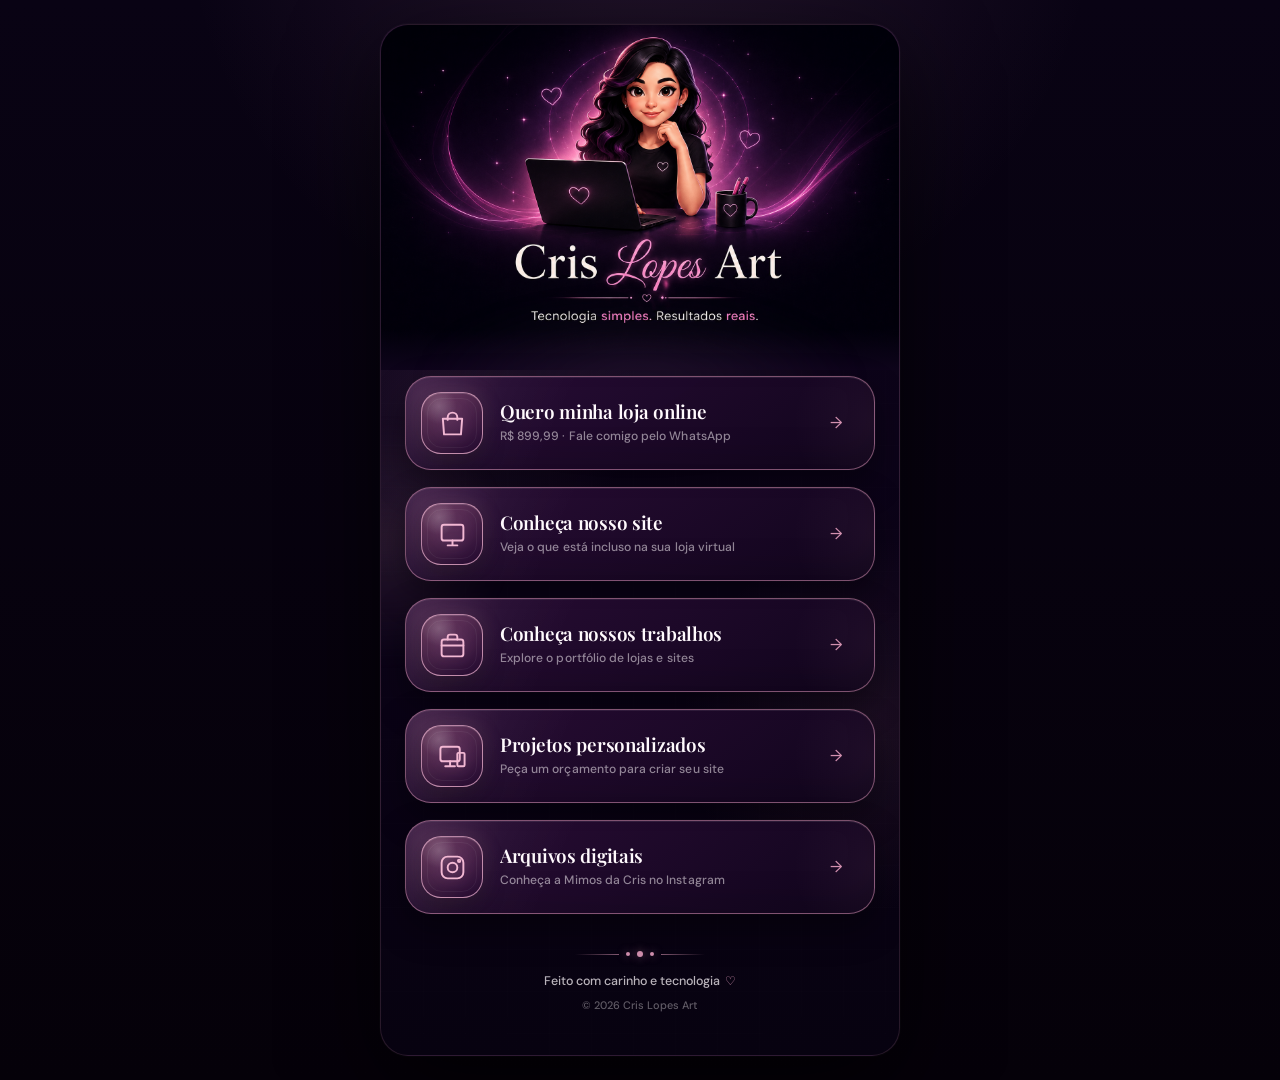
<file: links/index.html>
<!DOCTYPE html>
<html lang="pt-BR">
<head>
  <meta charset="UTF-8">
  <meta name="viewport" content="width=device-width, initial-scale=1.0">
  <meta name="description" content="Conheça os serviços, projetos e canais de atendimento da Cris Lopes Art.">
  <meta name="theme-color" content="#0c0420">
  <title>Cris Lopes Art | Links</title>

  <link rel="icon" type="image/png" href="../assets/favicon.png">
  <link rel="preconnect" href="https://fonts.googleapis.com">
  <link rel="preconnect" href="https://fonts.gstatic.com" crossorigin>
  <link href="https://fonts.googleapis.com/css2?family=DM+Sans:wght@400;500;600;700&family=Playfair+Display:wght@500;600;700&display=swap" rel="stylesheet">

  <link rel="stylesheet" href="./style.css">
  <script src="./script.js" defer></script>
</head>

<body>
  <main class="page">

    <header class="hero">
      <img class="hero__image" src="../assets/banner-links.png"
           alt="Cris Lopes Art — Tecnologia simples, resultados reais">
    </header>

    <section class="links-section" aria-label="Serviços e canais da Cris Lopes Art">
      <nav class="links" aria-label="Links principais">

        <!-- 1. Loja online: abre o WhatsApp -->
        <a class="link-card reveal"
           href="https://wa.me/5564984188628?text=Oi%2C%20Cris%21%20Quero%20minha%20loja%20online."
           target="_blank" rel="noopener noreferrer">
          <span class="link-card__decoration" aria-hidden="true"></span>
          <span class="link-card__icon" aria-hidden="true">
            <svg viewBox="0 0 24 24">
              <path d="M4 8h16l-1 13H5L4 8z"></path>
              <path d="M8 9V7a4 4 0 0 1 8 0v2"></path>
            </svg>
          </span>
          <span class="link-card__content">
            <strong>Quero minha loja online</strong>
            <small>R$ 899,99 · Fale comigo pelo WhatsApp</small>
          </span>
          <span class="link-card__arrow" aria-hidden="true">→</span>
        </a>

        <!-- 2. Site principal -->
        <a class="link-card reveal" href="https://crislopesart.com.br/">
          <span class="link-card__decoration" aria-hidden="true"></span>
          <span class="link-card__icon" aria-hidden="true">
            <svg viewBox="0 0 24 24">
              <rect x="3" y="4" width="18" height="13" rx="2"></rect>
              <path d="M12 17v4M8 21h8"></path>
            </svg>
          </span>
          <span class="link-card__content">
            <strong>Conheça nosso site</strong>
            <small>Veja o que está incluso na sua loja virtual</small>
          </span>
          <span class="link-card__arrow" aria-hidden="true">→</span>
        </a>

        <!-- 3. Portfólio -->
        <a class="link-card reveal" href="https://crislopesart.com.br/portfolio/">
          <span class="link-card__decoration" aria-hidden="true"></span>
          <span class="link-card__icon" aria-hidden="true">
            <svg viewBox="0 0 24 24">
              <rect x="3" y="7" width="18" height="14" rx="2"></rect>
              <path d="M8 7V5a2 2 0 0 1 2-2h4a2 2 0 0 1 2 2v2M3 12h18"></path>
            </svg>
          </span>
          <span class="link-card__content">
            <strong>Conheça nossos trabalhos</strong>
            <small>Explore o portfólio de lojas e sites</small>
          </span>
          <span class="link-card__arrow" aria-hidden="true">→</span>
        </a>

        <!-- 4. Criação de sites: abre o formulário -->
        <a class="link-card reveal"
           href="https://docs.google.com/forms/d/e/1FAIpQLSft_VCFP1qpGvMl-HS8HOg69M7gAyPG8Mye_QGTX85V2Oqgfg/viewform"
           target="_blank" rel="noopener noreferrer">
          <span class="link-card__decoration" aria-hidden="true"></span>
          <span class="link-card__icon" aria-hidden="true">
            <svg viewBox="0 0 24 24">
              <rect x="2" y="4" width="16" height="12" rx="2"></rect>
              <path d="M6 20h8M10 16v4"></path>
              <rect x="16" y="9" width="6" height="11" rx="1"></rect>
            </svg>
          </span>
          <span class="link-card__content">
            <strong>Projetos personalizados</strong>
            <small>Peça um orçamento para criar seu site</small>
          </span>
          <span class="link-card__arrow" aria-hidden="true">→</span>
        </a>

        <!-- 5. Instagram da Mimos da Cris -->
        <a class="link-card reveal"
           href="https://www.instagram.com/mimosdacrisdigital/"
           target="_blank" rel="noopener noreferrer">
          <span class="link-card__decoration" aria-hidden="true"></span>
          <span class="link-card__icon" aria-hidden="true">
            <svg viewBox="0 0 24 24">
              <rect x="3" y="3" width="18" height="18" rx="5"></rect>
              <circle cx="12" cy="12" r="4"></circle>
              <circle cx="17.5" cy="6.5" r="1"></circle>
            </svg>
          </span>
          <span class="link-card__content">
            <strong>Arquivos digitais</strong>
            <small>Conheça a Mimos da Cris no Instagram</small>
          </span>
          <span class="link-card__arrow" aria-hidden="true">→</span>
        </a>

      </nav>
    </section>

    <footer class="footer">
      <div class="footer__ornament" aria-hidden="true">
        <span></span><span></span><span></span>
      </div>
      <p>Feito com carinho e tecnologia <span aria-hidden="true">♡</span></p>
      <small>© <span id="current-year">2026</span> Cris Lopes Art</small>
    </footer>

  </main>
</body>
</html>
</file>
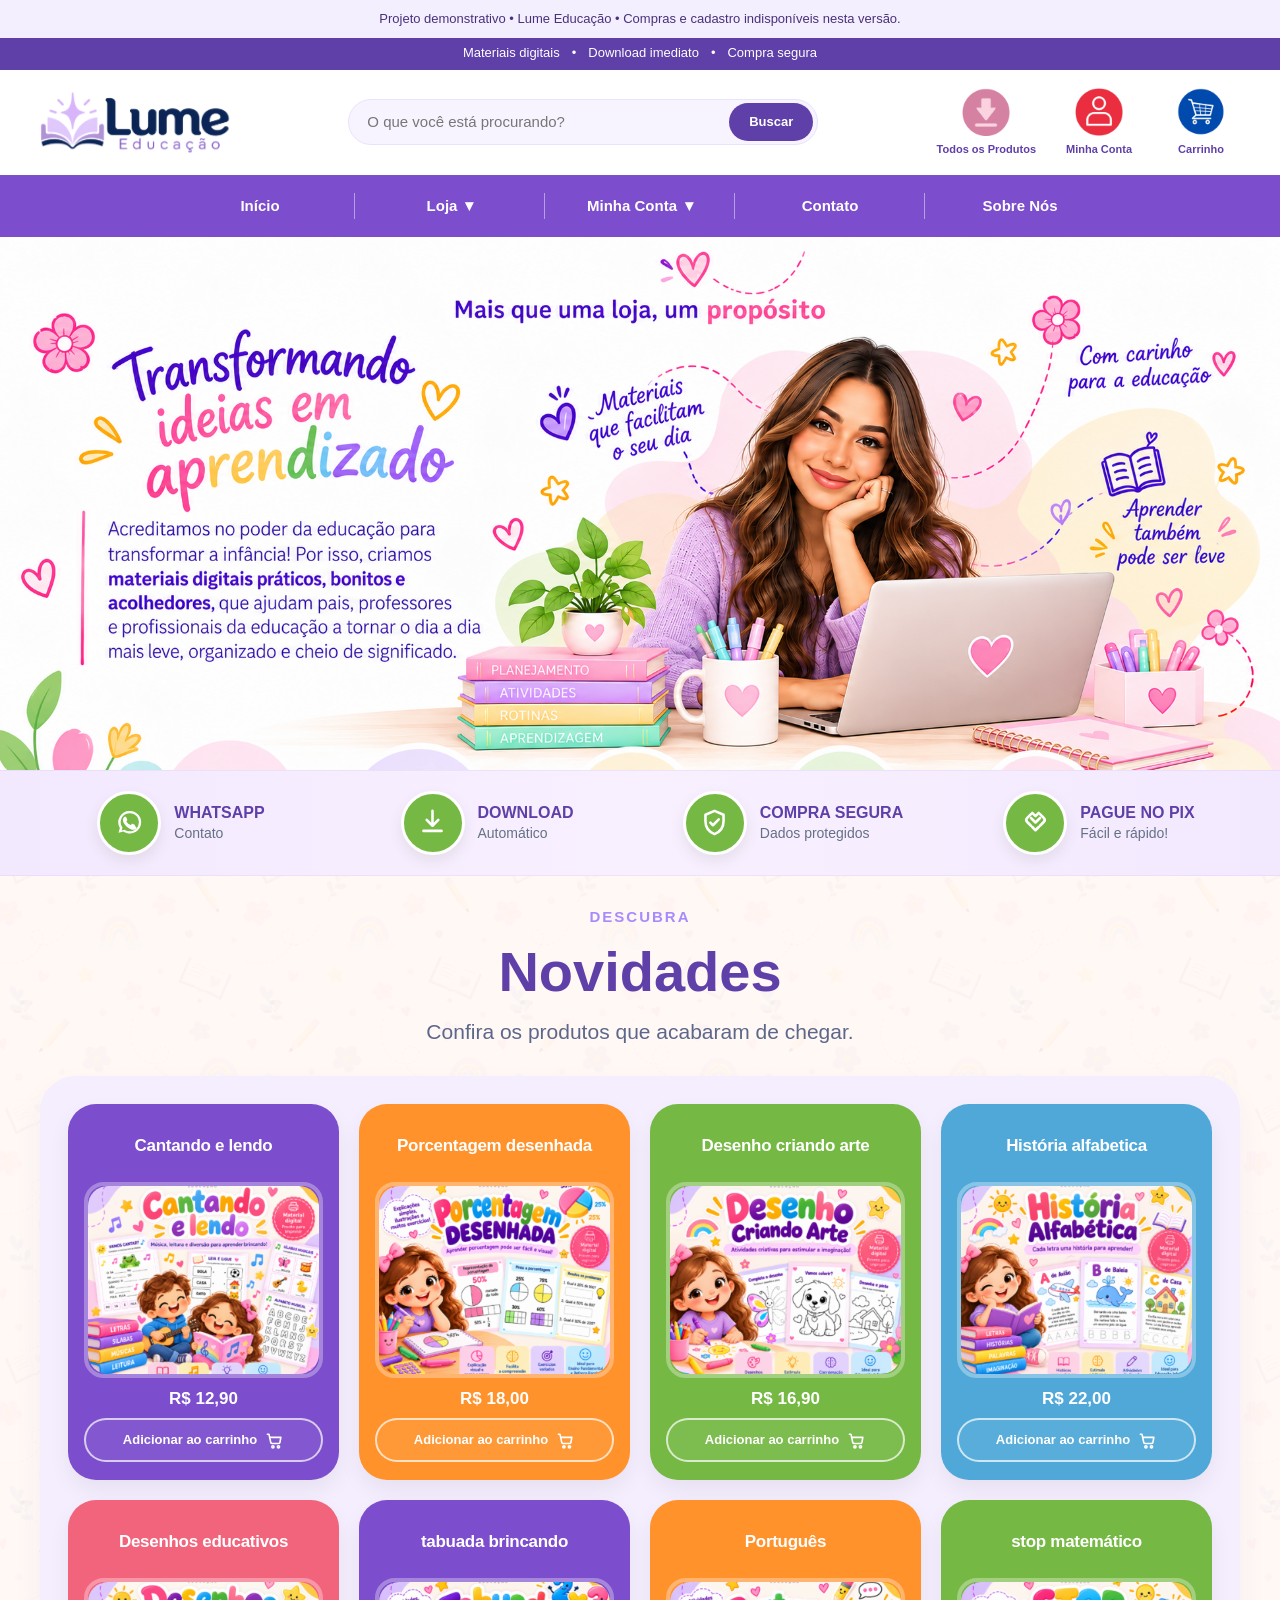
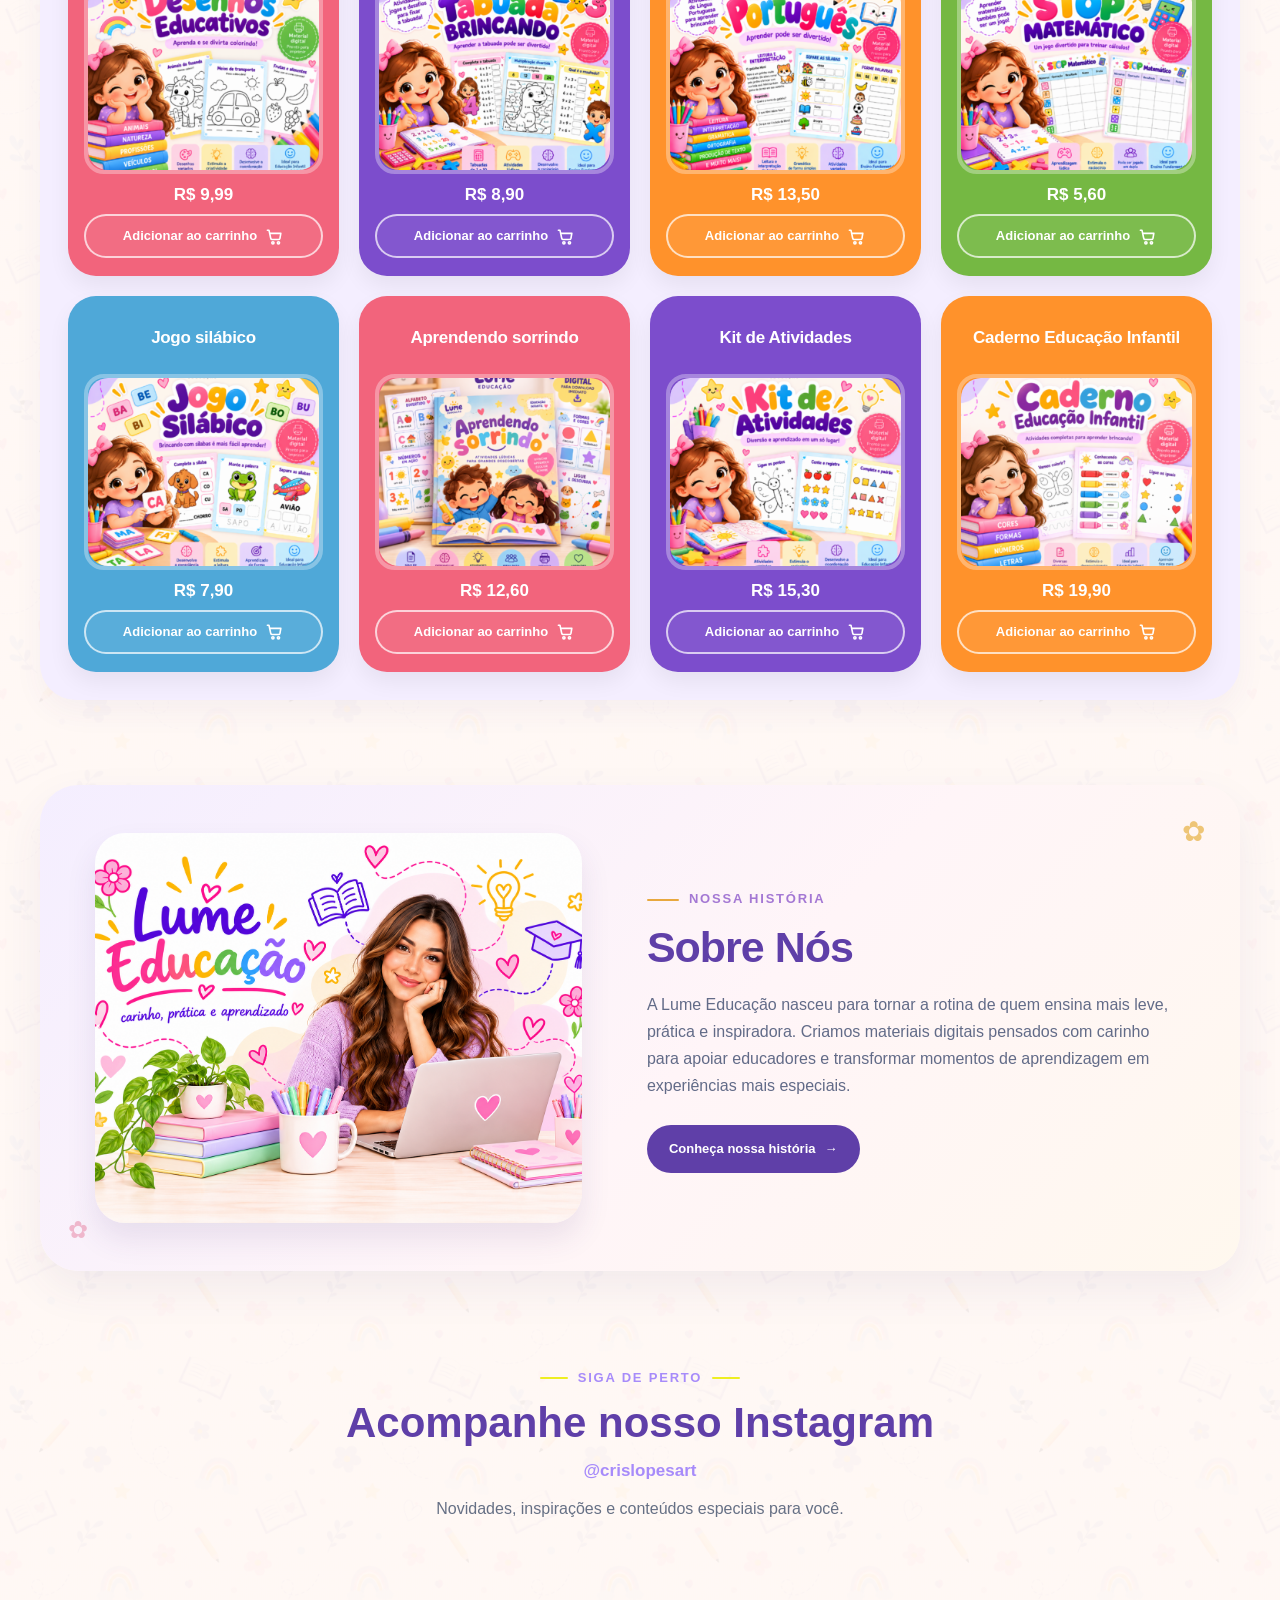
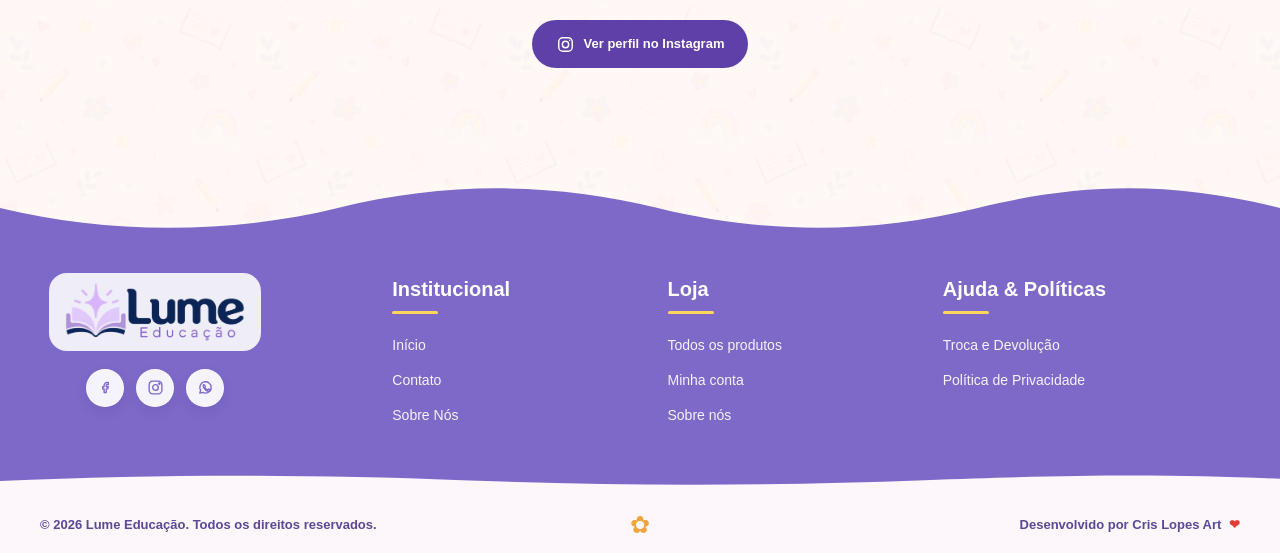
<file: lume/index.html>
<!DOCTYPE html>

<!-- saved from url=(0025)http://lume-educao.local/ -->
<html lang="en-US"><head><meta content="text/html; charset=utf-8" http-equiv="Content-Type"/>
<meta content="width=device-width, initial-scale=1" name="viewport"/>
<title>Lume Educação</title>
<meta content="max-image-preview:large" name="robots"/>
<style id="wp-img-auto-sizes-contain-inline-css">
img:is([sizes=auto i],[sizes^="auto," i]){contain-intrinsic-size:3000px 1500px}
/*# sourceURL=wp-img-auto-sizes-contain-inline-css */
</style>
<link href="assets/sb-tokens-local.css" id="sbi-tokens-local-css" media="all" rel="stylesheet"/>
<link href="assets/sbi-styles.min.css" id="sbi_styles-css" media="all" rel="stylesheet"/>
<style id="wp-emoji-styles-inline-css">

	img.wp-smiley, img.emoji {
		display: inline !important;
		border: none !important;
		box-shadow: none !important;
		height: 1em !important;
		width: 1em !important;
		margin: 0 0.07em !important;
		vertical-align: -0.1em !important;
		background: none !important;
		padding: 0 !important;
	}
/*# sourceURL=wp-emoji-styles-inline-css */
</style>
<style id="wp-block-library-inline-css">
:root{--wp-block-synced-color:#7a00df;--wp-block-synced-color--rgb:122,0,223;--wp-bound-block-color:var(--wp-block-synced-color);--wp-editor-canvas-background:#ddd;--wp-admin-theme-color:#007cba;--wp-admin-theme-color--rgb:0,124,186;--wp-admin-theme-color-darker-10:#006ba1;--wp-admin-theme-color-darker-10--rgb:0,107,160.5;--wp-admin-theme-color-darker-20:#005a87;--wp-admin-theme-color-darker-20--rgb:0,90,135;--wp-admin-border-width-focus:2px}@media (min-resolution:192dpi){:root{--wp-admin-border-width-focus:1.5px}}.wp-element-button{cursor:pointer}:root .has-very-light-gray-background-color{background-color:#eee}:root .has-very-dark-gray-background-color{background-color:#313131}:root .has-very-light-gray-color{color:#eee}:root .has-very-dark-gray-color{color:#313131}:root .has-vivid-green-cyan-to-vivid-cyan-blue-gradient-background{background:linear-gradient(135deg,#00d084,#0693e3)}:root .has-purple-crush-gradient-background{background:linear-gradient(135deg,#34e2e4,#4721fb 50%,#ab1dfe)}:root .has-hazy-dawn-gradient-background{background:linear-gradient(135deg,#faaca8,#dad0ec)}:root .has-subdued-olive-gradient-background{background:linear-gradient(135deg,#fafae1,#67a671)}:root .has-atomic-cream-gradient-background{background:linear-gradient(135deg,#fdd79a,#004a59)}:root .has-nightshade-gradient-background{background:linear-gradient(135deg,#330968,#31cdcf)}:root .has-midnight-gradient-background{background:linear-gradient(135deg,#020381,#2874fc)}:root{--wp--preset--font-size--normal:16px;--wp--preset--font-size--huge:42px}.has-regular-font-size{font-size:1em}.has-larger-font-size{font-size:2.625em}.has-normal-font-size{font-size:var(--wp--preset--font-size--normal)}.has-huge-font-size{font-size:var(--wp--preset--font-size--huge)}:root .has-text-align-center{text-align:center}:root .has-text-align-left{text-align:left}:root .has-text-align-right{text-align:right}.has-fit-text{white-space:nowrap!important}#end-resizable-editor-section{display:none}.aligncenter{clear:both}.items-justified-left{justify-content:flex-start}.items-justified-center{justify-content:center}.items-justified-right{justify-content:flex-end}.items-justified-space-between{justify-content:space-between}.screen-reader-text{word-wrap:normal!important;border:0;clip-path:inset(50%);height:1px;margin:-1px;overflow:hidden;padding:0;position:absolute;width:1px;word-break:normal!important}.screen-reader-text:focus{background-color:#ddd;clip-path:none;color:#444;display:block;font-size:1em;height:auto;left:5px;line-height:normal;padding:15px 23px 14px;text-decoration:none;top:5px;width:auto;z-index:100000}html :where(.has-border-color){border-style:solid}html :where([style^=border-color],[style*=";border-color"],[style*="; border-color"]){border-style:solid}html :where([style^=border-top-color],[style*=";border-top-color"],[style*="; border-top-color"]){border-top-style:solid}html :where([style^=border-right-color],[style*=";border-right-color"],[style*="; border-right-color"]){border-right-style:solid}html :where([style^=border-bottom-color],[style*=";border-bottom-color"],[style*="; border-bottom-color"]){border-bottom-style:solid}html :where([style^=border-left-color],[style*=";border-left-color"],[style*="; border-left-color"]){border-left-style:solid}html :where([style^=border-width],[style*=";border-width"],[style*="; border-width"]){border-style:solid}html :where([style^=border-top-width],[style*=";border-top-width"],[style*="; border-top-width"]){border-top-style:solid}html :where([style^=border-right-width],[style*=";border-right-width"],[style*="; border-right-width"]){border-right-style:solid}html :where([style^=border-bottom-width],[style*=";border-bottom-width"],[style*="; border-bottom-width"]){border-bottom-style:solid}html :where([style^=border-left-width],[style*=";border-left-width"],[style*="; border-left-width"]){border-left-style:solid}html :where(img[class*=wp-image-]){height:auto;max-width:100%}:where(figure){margin:0 0 1em}html :where(.is-position-sticky){--wp-admin--admin-bar--position-offset:var(--wp-admin--admin-bar--height,0px)}@media screen and (max-width:600px){html :where(.is-position-sticky){--wp-admin--admin-bar--position-offset:0px}}

/*# sourceURL=/wp-includes/css/dist/block-library/common.min.css */
</style>
<style id="wp-block-paragraph-inline-css">
.is-small-text{font-size:.875em}.is-regular-text{font-size:1em}.is-large-text{font-size:2.25em}.is-larger-text{font-size:3em}.has-drop-cap:not(:focus):first-letter{float:left;font-size:8.4em;font-style:normal;font-weight:100;line-height:.68;margin:.05em .1em 0 0;text-transform:uppercase}body.rtl .has-drop-cap:not(:focus):first-letter{float:none;margin-left:.1em}p.has-drop-cap.has-background{overflow:hidden}:root :where(p.has-background){padding:1.25em 2.375em}:where(p.has-text-color:not(.has-link-color)) a{color:inherit}p.has-text-align-left[style*="writing-mode:vertical-lr"],p.has-text-align-right[style*="writing-mode:vertical-rl"]{rotate:180deg}
/*# sourceURL=http://lume-educao.local/wp-includes/blocks/paragraph/style.min.css */
</style>
<style id="wp-block-quote-inline-css">
.wp-block-quote{box-sizing:border-box;overflow-wrap:break-word}.wp-block-quote.is-large:where(:not(.is-style-plain)),.wp-block-quote.is-style-large:where(:not(.is-style-plain)){margin-bottom:1em;padding:0 1em}.wp-block-quote.is-large:where(:not(.is-style-plain)) p,.wp-block-quote.is-style-large:where(:not(.is-style-plain)) p{font-size:1.5em;font-style:italic;line-height:1.6}.wp-block-quote.is-large:where(:not(.is-style-plain)) cite,.wp-block-quote.is-large:where(:not(.is-style-plain)) footer,.wp-block-quote.is-style-large:where(:not(.is-style-plain)) cite,.wp-block-quote.is-style-large:where(:not(.is-style-plain)) footer{font-size:1.125em;text-align:right}.wp-block-quote>cite{display:block}
/*# sourceURL=http://lume-educao.local/wp-includes/blocks/quote/style.min.css */
</style>
<style id="classic-theme-styles-inline-css">
/*! This file is auto-generated */
.wp-block-button__link{color:#fff;background-color:#32373c;border-radius:9999px;box-shadow:none;text-decoration:none;padding:calc(.667em + 2px) calc(1.333em + 2px);font-size:1.125em}.wp-block-file__button{background:#32373c;color:#fff;text-decoration:none}
/*# sourceURL=/wp-includes/css/classic-themes.min.css */
</style>
<style id="global-styles-inline-css">
:root{--wp--preset--aspect-ratio--square: 1;--wp--preset--aspect-ratio--4-3: 4/3;--wp--preset--aspect-ratio--3-4: 3/4;--wp--preset--aspect-ratio--3-2: 3/2;--wp--preset--aspect-ratio--2-3: 2/3;--wp--preset--aspect-ratio--16-9: 16/9;--wp--preset--aspect-ratio--9-16: 9/16;--wp--preset--color--black: #000000;--wp--preset--color--cyan-bluish-gray: #abb8c3;--wp--preset--color--white: #ffffff;--wp--preset--color--pale-pink: #f78da7;--wp--preset--color--vivid-red: #cf2e2e;--wp--preset--color--luminous-vivid-orange: #ff6900;--wp--preset--color--luminous-vivid-amber: #fcb900;--wp--preset--color--light-green-cyan: #7bdcb5;--wp--preset--color--vivid-green-cyan: #00d084;--wp--preset--color--pale-cyan-blue: #8ed1fc;--wp--preset--color--vivid-cyan-blue: #0693e3;--wp--preset--color--vivid-purple: #9b51e0;--wp--preset--gradient--vivid-cyan-blue-to-vivid-purple: linear-gradient(135deg,rgb(6,147,227) 0%,rgb(155,81,224) 100%);--wp--preset--gradient--light-green-cyan-to-vivid-green-cyan: linear-gradient(135deg,rgb(122,220,180) 0%,rgb(0,208,130) 100%);--wp--preset--gradient--luminous-vivid-amber-to-luminous-vivid-orange: linear-gradient(135deg,rgb(252,185,0) 0%,rgb(255,105,0) 100%);--wp--preset--gradient--luminous-vivid-orange-to-vivid-red: linear-gradient(135deg,rgb(255,105,0) 0%,rgb(207,46,46) 100%);--wp--preset--gradient--very-light-gray-to-cyan-bluish-gray: linear-gradient(135deg,rgb(238,238,238) 0%,rgb(169,184,195) 100%);--wp--preset--gradient--cool-to-warm-spectrum: linear-gradient(135deg,rgb(74,234,220) 0%,rgb(151,120,209) 20%,rgb(207,42,186) 40%,rgb(238,44,130) 60%,rgb(251,105,98) 80%,rgb(254,248,76) 100%);--wp--preset--gradient--blush-light-purple: linear-gradient(135deg,rgb(255,206,236) 0%,rgb(152,150,240) 100%);--wp--preset--gradient--blush-bordeaux: linear-gradient(135deg,rgb(254,205,165) 0%,rgb(254,45,45) 50%,rgb(107,0,62) 100%);--wp--preset--gradient--luminous-dusk: linear-gradient(135deg,rgb(255,203,112) 0%,rgb(199,81,192) 50%,rgb(65,88,208) 100%);--wp--preset--gradient--pale-ocean: linear-gradient(135deg,rgb(255,245,203) 0%,rgb(182,227,212) 50%,rgb(51,167,181) 100%);--wp--preset--gradient--electric-grass: linear-gradient(135deg,rgb(202,248,128) 0%,rgb(113,206,126) 100%);--wp--preset--gradient--midnight: linear-gradient(135deg,rgb(2,3,129) 0%,rgb(40,116,252) 100%);--wp--preset--font-size--small: 13px;--wp--preset--font-size--medium: 20px;--wp--preset--font-size--large: 36px;--wp--preset--font-size--x-large: 42px;--wp--preset--spacing--20: 0.44rem;--wp--preset--spacing--30: 0.67rem;--wp--preset--spacing--40: 1rem;--wp--preset--spacing--50: 1.5rem;--wp--preset--spacing--60: 2.25rem;--wp--preset--spacing--70: 3.38rem;--wp--preset--spacing--80: 5.06rem;--wp--preset--shadow--natural: 6px 6px 9px rgba(0, 0, 0, 0.2);--wp--preset--shadow--deep: 12px 12px 50px rgba(0, 0, 0, 0.4);--wp--preset--shadow--sharp: 6px 6px 0px rgba(0, 0, 0, 0.2);--wp--preset--shadow--outlined: 6px 6px 0px -3px rgb(255, 255, 255), 6px 6px rgb(0, 0, 0);--wp--preset--shadow--crisp: 6px 6px 0px rgb(0, 0, 0);}.wp-block-button{--wp--preset--dimension--25: 25%;--wp--preset--dimension--50: 50%;--wp--preset--dimension--75: 75%;--wp--preset--dimension--100: 100%;}:where(body) { margin: 0; }:where(.is-layout-flex){gap: 0.5em;}:where(.is-layout-grid){gap: 0.5em;}body .is-layout-flex{display: flex;}.is-layout-flex{flex-wrap: wrap;align-items: center;}.is-layout-flex > :is(*, div){margin: 0;}body .is-layout-grid{display: grid;}.is-layout-grid > :is(*, div){margin: 0;}body{padding-top: 0px;padding-right: 0px;padding-bottom: 0px;padding-left: 0px;}:root :where(.wp-element-button, .wp-block-button__link){background-color: #32373c;border-width: 0;color: #fff;font-family: inherit;font-size: inherit;font-style: inherit;font-weight: inherit;letter-spacing: inherit;line-height: inherit;padding-top: calc(0.667em + 2px);padding-right: calc(1.333em + 2px);padding-bottom: calc(0.667em + 2px);padding-left: calc(1.333em + 2px);text-decoration: none;text-transform: inherit;}.has-black-color{color: var(--wp--preset--color--black) !important;}.has-cyan-bluish-gray-color{color: var(--wp--preset--color--cyan-bluish-gray) !important;}.has-white-color{color: var(--wp--preset--color--white) !important;}.has-pale-pink-color{color: var(--wp--preset--color--pale-pink) !important;}.has-vivid-red-color{color: var(--wp--preset--color--vivid-red) !important;}.has-luminous-vivid-orange-color{color: var(--wp--preset--color--luminous-vivid-orange) !important;}.has-luminous-vivid-amber-color{color: var(--wp--preset--color--luminous-vivid-amber) !important;}.has-light-green-cyan-color{color: var(--wp--preset--color--light-green-cyan) !important;}.has-vivid-green-cyan-color{color: var(--wp--preset--color--vivid-green-cyan) !important;}.has-pale-cyan-blue-color{color: var(--wp--preset--color--pale-cyan-blue) !important;}.has-vivid-cyan-blue-color{color: var(--wp--preset--color--vivid-cyan-blue) !important;}.has-vivid-purple-color{color: var(--wp--preset--color--vivid-purple) !important;}.has-black-background-color{background-color: var(--wp--preset--color--black) !important;}.has-cyan-bluish-gray-background-color{background-color: var(--wp--preset--color--cyan-bluish-gray) !important;}.has-white-background-color{background-color: var(--wp--preset--color--white) !important;}.has-pale-pink-background-color{background-color: var(--wp--preset--color--pale-pink) !important;}.has-vivid-red-background-color{background-color: var(--wp--preset--color--vivid-red) !important;}.has-luminous-vivid-orange-background-color{background-color: var(--wp--preset--color--luminous-vivid-orange) !important;}.has-luminous-vivid-amber-background-color{background-color: var(--wp--preset--color--luminous-vivid-amber) !important;}.has-light-green-cyan-background-color{background-color: var(--wp--preset--color--light-green-cyan) !important;}.has-vivid-green-cyan-background-color{background-color: var(--wp--preset--color--vivid-green-cyan) !important;}.has-pale-cyan-blue-background-color{background-color: var(--wp--preset--color--pale-cyan-blue) !important;}.has-vivid-cyan-blue-background-color{background-color: var(--wp--preset--color--vivid-cyan-blue) !important;}.has-vivid-purple-background-color{background-color: var(--wp--preset--color--vivid-purple) !important;}.has-black-border-color{border-color: var(--wp--preset--color--black) !important;}.has-cyan-bluish-gray-border-color{border-color: var(--wp--preset--color--cyan-bluish-gray) !important;}.has-white-border-color{border-color: var(--wp--preset--color--white) !important;}.has-pale-pink-border-color{border-color: var(--wp--preset--color--pale-pink) !important;}.has-vivid-red-border-color{border-color: var(--wp--preset--color--vivid-red) !important;}.has-luminous-vivid-orange-border-color{border-color: var(--wp--preset--color--luminous-vivid-orange) !important;}.has-luminous-vivid-amber-border-color{border-color: var(--wp--preset--color--luminous-vivid-amber) !important;}.has-light-green-cyan-border-color{border-color: var(--wp--preset--color--light-green-cyan) !important;}.has-vivid-green-cyan-border-color{border-color: var(--wp--preset--color--vivid-green-cyan) !important;}.has-pale-cyan-blue-border-color{border-color: var(--wp--preset--color--pale-cyan-blue) !important;}.has-vivid-cyan-blue-border-color{border-color: var(--wp--preset--color--vivid-cyan-blue) !important;}.has-vivid-purple-border-color{border-color: var(--wp--preset--color--vivid-purple) !important;}.has-vivid-cyan-blue-to-vivid-purple-gradient-background{background: var(--wp--preset--gradient--vivid-cyan-blue-to-vivid-purple) !important;}.has-light-green-cyan-to-vivid-green-cyan-gradient-background{background: var(--wp--preset--gradient--light-green-cyan-to-vivid-green-cyan) !important;}.has-luminous-vivid-amber-to-luminous-vivid-orange-gradient-background{background: var(--wp--preset--gradient--luminous-vivid-amber-to-luminous-vivid-orange) !important;}.has-luminous-vivid-orange-to-vivid-red-gradient-background{background: var(--wp--preset--gradient--luminous-vivid-orange-to-vivid-red) !important;}.has-very-light-gray-to-cyan-bluish-gray-gradient-background{background: var(--wp--preset--gradient--very-light-gray-to-cyan-bluish-gray) !important;}.has-cool-to-warm-spectrum-gradient-background{background: var(--wp--preset--gradient--cool-to-warm-spectrum) !important;}.has-blush-light-purple-gradient-background{background: var(--wp--preset--gradient--blush-light-purple) !important;}.has-blush-bordeaux-gradient-background{background: var(--wp--preset--gradient--blush-bordeaux) !important;}.has-luminous-dusk-gradient-background{background: var(--wp--preset--gradient--luminous-dusk) !important;}.has-pale-ocean-gradient-background{background: var(--wp--preset--gradient--pale-ocean) !important;}.has-electric-grass-gradient-background{background: var(--wp--preset--gradient--electric-grass) !important;}.has-midnight-gradient-background{background: var(--wp--preset--gradient--midnight) !important;}.has-small-font-size{font-size: var(--wp--preset--font-size--small) !important;}.has-medium-font-size{font-size: var(--wp--preset--font-size--medium) !important;}.has-large-font-size{font-size: var(--wp--preset--font-size--large) !important;}.has-x-large-font-size{font-size: var(--wp--preset--font-size--x-large) !important;}
/*# sourceURL=global-styles-inline-css */
</style>
<link href="assets/woocommerce-layout.css" id="woocommerce-layout-css" media="all" rel="stylesheet"/>
<link href="assets/woocommerce-smallscreen.css" id="woocommerce-smallscreen-css" media="only screen and (max-width: 768px)" rel="stylesheet"/>
<link href="assets/woocommerce.css" id="woocommerce-general-css" media="all" rel="stylesheet"/>
<style id="woocommerce-inline-inline-css">
.woocommerce form .form-row .required { visibility: visible; }
/*# sourceURL=woocommerce-inline-inline-css */
</style>
<link href="assets/style.css" id="cris-lopes-commerce-style-css" media="all" rel="stylesheet"/>
<style id="cris-lopes-commerce-style-inline-css">

        html {
            background-color: #FFF8F5;
        }

        body {
            background-color: #FFF8F5;
        }
    
            body {
                background-image:
                    linear-gradient(
                        rgba(255, 248, 245, 0.92),
                        rgba(255, 248, 245, 0.92)
                    ),
                    url('assets/fundo-site-lume.png');

                background-repeat: repeat, repeat;
                background-position: top left, top left;
                background-size: auto, 500px 500px;
            }
        

        :root {
            --clc-primary: #5f3fa8;
            --clc-secondary: #A78BFA;
            --clc-accent: #eeee22;
            --clc-orange: #FF922B;
            --clc-text: #1E2A78;
            --clc-text-light: #667085;
            --clc-palette-1: #7C4DCC;
            --clc-palette-2: #FF922B;
            --clc-palette-3: #75B843;
            --clc-palette-4: #4FA8D8;
            --clc-palette-5: #f2647c;
        }
    

        :root {
            --clc-font-heading: Arial, Helvetica, sans-serif;
            --clc-font-body: Arial, Helvetica, sans-serif;
            --clc-font-ui: Arial, Helvetica, sans-serif;
        }
    

        body.clc-menu-v3 {
            --clc-menu-v3-background: #7C4DCC;
            --clc-menu-v3-text: #FFFFFF;
            --clc-menu-v3-highlight: #FFC93C;
            --clc-menu-v3-highlight-text: #1E2A78;
            --clc-menu-v3-separator: #FFFFFF;
            --clc-menu-v3-hover: #A78BFA;
            --clc-menu-v3-height: 62px;
            --clc-menu-v3-radius: 28px;
        }
    

        body.clc-hero-v2 {
            --clc-hero-v2-icon-bg: #75B843;
            --clc-hero-v2-icon-color: #FFFFFF;
        }
    /* ========================================
   HERO V2 — BANNER FULL WIDTH
======================================== */

.clc-hero-banner-v2 {
    width: 100%;

    padding: 0 0 18px;

    overflow: hidden;
}

.clc-hero-banner-v2-link,
.clc-hero-banner-v2-picture {
    width: 100%;

    display: block;
}

.clc-hero-banner-v2-link {
    overflow: hidden;

    border-radius: 0;

    box-shadow: none;

    transition: opacity 0.2s ease;
}

.clc-hero-banner-v2-link:hover {
    opacity: 0.97;
}

.clc-hero-banner-v2-image {
    width: 100%;
    height: auto;

    display: block;

    object-fit: cover;
}


/* ========================================
   HERO V2 — FAIXA ABAIXO DA IMAGEM
======================================== */

.clc-hero-v2-trustbar {
    width: 100%;

    margin: 0;

    background:
        linear-gradient(
            90deg,
            #F3E9FF 0%,
            #F8F0FF 50%,
            #F3E9FF 100%
        );

    border-top: 1px solid rgba(124, 77, 204, 0.08);
    border-bottom: 1px solid rgba(124, 77, 204, 0.08);
}

.clc-hero-v2-trustbar-grid {
    min-height: 104px;

    display: grid;
    grid-template-columns: repeat(4, minmax(0, 1fr));

    align-items: center;

    gap: 24px;

    padding-top: 12px;
    padding-bottom: 12px;
}

.clc-hero-v2-trust-item {
    min-width: 0;

    display: flex;

    align-items: center;
    justify-content: center;

    gap: 13px;

    color: var(--clc-text);

    font-family: var(--clc-font-ui);

    text-align: left;
}

a.clc-hero-v2-trust-item {
    transition:
        transform 0.2s ease,
        opacity 0.2s ease;
}

a.clc-hero-v2-trust-item:hover {
    transform: translateY(-2px);
    opacity: 0.92;
}

.clc-hero-v2-trust-icon {
    width: 64px;
    height: 64px;

    flex: 0 0 64px;

    display: inline-flex;

    align-items: center;
    justify-content: center;

    background: var(--clc-hero-v2-icon-bg);

    border: 3px solid #FFFFFF;
    border-radius: 50%;

    box-shadow:
        0 6px 14px
        rgba(68, 82, 40, 0.10);
}


.clc-hero-v2-trust-icon svg {
    width: 31px;
    height: 31px;

    fill: none;
    stroke: #FFFFFF;

    stroke-width: 2;
    stroke-linecap: round;
    stroke-linejoin: round;
}

.clc-whatsapp-symbol {
    width: 29px !important;
    height: 29px !important;

    fill: #FFFFFF !important;
    stroke: none !important;
}

.clc-hero-v2-trust-copy {
    min-width: 0;

    display: flex;
    flex-direction: column;

    line-height: 1.15;
}

.clc-hero-v2-trust-copy strong {
    color: var(--clc-primary);

    font-size: 16px;
    font-weight: 900;

    text-transform: uppercase;
}

.clc-hero-v2-trust-copy small {
    margin-top: 3px;

    color: var(--clc-text-light);

    font-size: 14px;
    font-weight: 500;
}


/* Produtos logo após a faixa */
.clc-hero-banner-v2 + .clc-products {
    padding-top: 10px;
}


/* ========================================
   TABLET
======================================== */

@media (min-width: 601px) and (max-width: 1000px) {

    .clc-hero-v2-trustbar-grid {
        min-height: 82px;

        gap: 10px;

        padding-top: 9px;
        padding-bottom: 9px;
    }

    .clc-hero-v2-trust-item {
        gap: 8px;
    }

    .clc-hero-v2-trust-icon {
        width: 48px;
        height: 48px;

        flex-basis: 48px;

        border-width: 2px;
    }

    .clc-hero-v2-trust-icon svg {
        width: 25px;
        height: 25px;
    }

    .clc-hero-v2-trust-copy strong {
        font-size: 11px;
    }

    .clc-hero-v2-trust-copy small {
        font-size: 10px;
    }

    .clc-hero-banner-v2 + .clc-products {
        padding-top: 7px;
    }

}


/* ========================================
   MOBILE — 4 ITENS NA MESMA LINHA
======================================== */

@media (max-width: 600px) {

    .clc-hero-banner-v2 {
        padding-bottom: 10px;
    }

    .clc-hero-v2-trustbar-grid {
        width: min(100% - 12px, var(--clc-container));

        min-height: 62px;

        grid-template-columns: repeat(4, minmax(0, 1fr));

        gap: 3px;

        padding-top: 7px;
        padding-bottom: 7px;
    }

    .clc-hero-v2-trust-item {
        flex-direction: column;

        gap: 3px;

        text-align: center;
    }

    .clc-hero-v2-trust-icon {
        width: 31px;
        height: 31px;

        flex-basis: 31px;

        border-width: 1px;

        box-shadow:
            0 3px 8px
            rgba(68, 82, 40, 0.08);
    }

    .clc-hero-v2-trust-icon svg {
        width: 17px;
        height: 17px;

        stroke-width: 1.8;
    }

    .clc-hero-v2-trust-copy {
        align-items: center;
    }

    .clc-hero-v2-trust-copy strong {
        font-size: 5.8px;
        line-height: 1.05;

        white-space: normal;
    }

    .clc-hero-v2-trust-copy small {
        margin-top: 1px;

        font-size: 5px;
        line-height: 1.05;

        white-space: normal;
    }

    .clc-hero-banner-v2 + .clc-products {
        padding-top: 5px;
    }

}
/* ========================================
   CARDS V2 — HOME
======================================== */

body.clc-cards-v2 .clc-products .clc-product-grid {
    background: rgba(255, 255, 255, 0.52) !important;

    border: 1px solid rgba(233, 229, 242, 0.90);

    box-shadow:
        0 12px 30px
        rgba(71, 51, 130, 0.045);
}

body.clc-cards-v2 .clc-products .clc-product-card {
    --clc-card-v2-accent: var(--clc-palette-1);

    position: relative;

    background: #FFFFFF !important;
    background:
        color-mix(
            in srgb,
            var(--clc-card-v2-accent) 5%,
            #FFFFFF
        ) !important;

    color: var(--clc-text) !important;

    border: 1px solid rgba(233, 229, 242, 0.92);
    border-top: 5px solid var(--clc-card-v2-accent);

    box-shadow:
        0 8px 20px
        rgba(56, 42, 111, 0.055);
}

body.clc-cards-v2
.clc-products
.clc-product-card-1 {
    --clc-card-v2-accent: var(--clc-palette-1);
}

body.clc-cards-v2
.clc-products
.clc-product-card-2 {
    --clc-card-v2-accent: var(--clc-palette-2);
}

body.clc-cards-v2
.clc-products
.clc-product-card-3 {
    --clc-card-v2-accent: var(--clc-palette-3);
}

body.clc-cards-v2
.clc-products
.clc-product-card-4 {
    --clc-card-v2-accent: var(--clc-palette-4);
}

body.clc-cards-v2
.clc-products
.clc-product-card-5 {
    --clc-card-v2-accent: var(--clc-palette-5);
}

body.clc-cards-v2
.clc-products
.clc-product-card:hover {
    transform: translateY(-3px);

    box-shadow:
        0 14px 28px
        rgba(56, 42, 111, 0.09);
}

body.clc-cards-v2
.clc-products
.clc-product-title a {
    color: var(--clc-primary) !important;
}

body.clc-cards-v2
.clc-products
.clc-product-image {
    border: 1px solid
        color-mix(
            in srgb,
            var(--clc-card-v2-accent) 28%,
            #E9E5F2
        ) !important;

    background: #FFFFFF !important;
}

body.clc-cards-v2
.clc-products
.clc-product-price,
body.clc-cards-v2
.clc-products
.clc-product-price del,
body.clc-cards-v2
.clc-products
.clc-product-price ins,
body.clc-cards-v2
.clc-products
.clc-product-price bdi {
    color: var(--clc-card-v2-accent) !important;
}

body.clc-cards-v2
.clc-products
.clc-product-button {
    background: var(--clc-card-v2-accent) !important;
    color: #FFFFFF !important;

    border: 0 !important;

    box-shadow:
        0 7px 16px
        color-mix(
            in srgb,
            var(--clc-card-v2-accent) 22%,
            transparent
        );
}

body.clc-cards-v2
.clc-products
.clc-product-button:hover {
    background: var(--clc-card-v2-accent) !important;

    opacity: 0.93;
}

body.clc-cards-v2
.clc-products
.clc-button-text {
    color: #FFFFFF !important;
}

body.clc-cards-v2
.clc-products
.clc-button-icon svg {
    stroke: #FFFFFF !important;
}


/* ========================================
   CARDS V2 — LOJA / CATEGORIAS
   Não afeta relacionados, carrinho ou sugestões.
======================================== */

body.clc-cards-v2.post-type-archive-product
.woocommerce ul.products,
body.clc-cards-v2.woocommerce-shop
.woocommerce ul.products,
body.clc-cards-v2.tax-product_cat
.woocommerce ul.products,
body.clc-cards-v2.tax-product_tag
.woocommerce ul.products {
    background: rgba(255, 255, 255, 0.52) !important;

    border: 1px solid rgba(233, 229, 242, 0.90);

    box-shadow:
        0 12px 30px
        rgba(71, 51, 130, 0.045);
}

body.clc-cards-v2.post-type-archive-product
.woocommerce ul.products li.product,
body.clc-cards-v2.woocommerce-shop
.woocommerce ul.products li.product,
body.clc-cards-v2.tax-product_cat
.woocommerce ul.products li.product,
body.clc-cards-v2.tax-product_tag
.woocommerce ul.products li.product {
    background: #FFFFFF !important;
    background:
        color-mix(
            in srgb,
            var(--clc-shop-card-accent) 5%,
            #FFFFFF
        ) !important;

    border-color:
        color-mix(
            in srgb,
            var(--clc-shop-card-accent) 20%,
            #E9E5F2
        ) !important;

    border-top-width: 5px !important;
    border-top-color: var(--clc-shop-card-accent) !important;

    box-shadow:
        0 8px 20px
        rgba(56, 42, 111, 0.055);
}

body.clc-cards-v2.post-type-archive-product
.woocommerce ul.products li.product:hover,
body.clc-cards-v2.woocommerce-shop
.woocommerce ul.products li.product:hover,
body.clc-cards-v2.tax-product_cat
.woocommerce ul.products li.product:hover,
body.clc-cards-v2.tax-product_tag
.woocommerce ul.products li.product:hover {
    transform: translateY(-3px);

    box-shadow:
        0 14px 28px
        rgba(56, 42, 111, 0.09);
}

body.clc-cards-v2.post-type-archive-product
.woocommerce ul.products li.product a img,
body.clc-cards-v2.woocommerce-shop
.woocommerce ul.products li.product a img,
body.clc-cards-v2.tax-product_cat
.woocommerce ul.products li.product a img,
body.clc-cards-v2.tax-product_tag
.woocommerce ul.products li.product a img {
    background: #FFFFFF !important;

    border-color:
        color-mix(
            in srgb,
            var(--clc-shop-card-accent) 23%,
            #E9E5F2
        ) !important;
}
body.clc-header-v3{--clc-header-v3-topbar-bg:#7C4DCC;--clc-header-v3-topbar-text:#FFFFFF;--clc-header-v3-cloud-bg:#FFFFFF;}body.clc-header-v3 .clc-topbar-v3{min-height:38px;display:flex;align-items:center;background:var(--clc-header-v3-topbar-bg);color:var(--clc-header-v3-topbar-text);border:0}
body.clc-header-v3 .clc-topbar-v3-inner{min-height:38px;display:flex;align-items:center;justify-content:space-between;gap:18px}
body.clc-header-v3 .clc-topbar-v3-phrase{min-width:0;color:var(--clc-header-v3-topbar-text);font-family:var(--clc-font-ui);font-size:13px;font-weight:800;letter-spacing:.15px}
body.clc-header-v3 .clc-topbar-v3-socials{flex:0 0 auto;display:flex;align-items:center;gap:7px}
body.clc-header-v3 .clc-topbar-v3-socials a{width:27px;height:27px;display:inline-flex;align-items:center;justify-content:center;color:var(--clc-header-v3-topbar-text);background:rgba(255,255,255,.13);border:1px solid rgba(255,255,255,.38);border-radius:50%;transition:transform .18s ease,background .18s ease}
body.clc-header-v3 .clc-topbar-v3-socials a:hover{transform:translateY(-2px);background:rgba(255,255,255,.24)}
body.clc-header-v3 .clc-topbar-v3-socials svg{width:14px;height:14px;fill:none;stroke:currentColor;stroke-width:1.8;stroke-linecap:round;stroke-linejoin:round}
body.clc-header-v3 .clc-topbar-v3-socials .clc-social-dot,body.clc-header-v3 .clc-topbar-v3-socials .clc-social-fill{fill:currentColor;stroke:none}
body.clc-header-v3 .site-header{position:relative;z-index:60;overflow:visible;margin-bottom:18px;background:var(--clc-header-v3-cloud-bg);border:0;box-shadow:0 8px 24px rgba(63,45,110,.055)}
body.clc-header-v3 .site-header::after{content:"";position:absolute;left:0;right:0;bottom:-18px;width:100%;height:19px;pointer-events:none;background:radial-gradient(circle at 18px 0,var(--clc-header-v3-cloud-bg) 18px,transparent 18.6px) 0 0/36px 19px repeat-x}
body.clc-header-v3 .clc-header-main{min-height:104px;grid-template-columns:minmax(160px,205px) minmax(300px,1fr) auto;gap:28px}
body.clc-header-v3 .site-branding img{max-height:72px}
body.clc-header-v3 .clc-search form{height:46px;background:color-mix(in srgb,var(--clc-secondary) 7%,#fff);border:1px solid color-mix(in srgb,var(--clc-secondary) 25%,#fff);border-radius:999px;box-shadow:none}
body.clc-header-v3 .clc-search button{height:38px;padding-inline:21px;background:var(--clc-palette-1);border-radius:999px;box-shadow:0 5px 12px color-mix(in srgb,var(--clc-palette-1) 20%,transparent)}
body.clc-header-v3 .clc-header-actions{gap:12px}
body.clc-header-v3 .clc-header-actions a{min-width:70px;gap:5px;padding:5px;background:transparent;border:0;border-radius:18px;box-shadow:none}
body.clc-header-v3 .clc-header-actions a:hover{transform:translateY(-2px);background:color-mix(in srgb,var(--clc-secondary) 7%,transparent)}
body.clc-header-v3 .clc-header-actions img{width:43px;height:43px}
body.clc-header-v3 .clc-header-actions small{font-size:10px}
body.clc-header-v3 .clc-navigation{padding-top:17px}
@media(min-width:601px) and (max-width:1000px){body.clc-header-v3 .clc-topbar-v3-phrase{font-size:11px}body.clc-header-v3 .clc-topbar-v3-socials a{width:25px;height:25px}body.clc-header-v3 .clc-header-main{min-height:86px;grid-template-columns:125px minmax(210px,1fr) auto;gap:12px}body.clc-header-v3 .site-branding img{max-height:60px}body.clc-header-v3 .clc-header-actions{gap:6px}body.clc-header-v3 .clc-header-actions a{min-width:50px;padding:4px}body.clc-header-v3 .clc-header-actions img{width:31px;height:31px}body.clc-header-v3 .clc-header-actions small{font-size:8px}body.clc-header-v3 .clc-navigation{padding-top:15px}}
@media(max-width:600px){body.clc-header-v3 .clc-topbar-v3,body.clc-header-v3 .clc-topbar-v3-inner{min-height:34px}body.clc-header-v3 .clc-topbar-v3-inner{gap:8px}body.clc-header-v3 .clc-topbar-v3-phrase{flex:1 1 auto;overflow:hidden;font-size:8px;white-space:nowrap;text-overflow:ellipsis}body.clc-header-v3 .clc-topbar-v3-socials{gap:4px}body.clc-header-v3 .clc-topbar-v3-socials a{width:22px;height:22px}body.clc-header-v3 .clc-topbar-v3-socials svg{width:12px;height:12px}body.clc-header-v3 .site-header{margin-bottom:13px}body.clc-header-v3 .site-header::after{bottom:-13px;height:14px;background:radial-gradient(circle at 14px 0,var(--clc-header-v3-cloud-bg) 14px,transparent 14.6px) 0 0/28px 14px repeat-x}body.clc-header-v3 .clc-header-main{min-height:74px}body.clc-header-v3 .clc-navigation{padding-top:11px}}

        body.clc-footer-v2 .clc-footer-shell {
            --clc-footer-v2-bg: #A995EA !important;
        }
    

        body.clc-footer-v1 .clc-footer-shell {
            background: #7E68C8 !important;
        }

        body.clc-footer-v1 .clc-footer-shell::before {
            background-image:
                url("data:image/svg+xml;utf8,<svg xmlns='http://www.w3.org/2000/svg' viewBox='0 0 1440 120' preserveAspectRatio='none'><path fill='%237E68C8' d='M0,60 C120,95 260,95 380,60 C500,25 620,25 740,60 C860,95 980,95 1100,60 C1220,25 1320,25 1440,60 L1440,120 L0,120 Z'/></svg>")
                !important;
        }
    


        body.clc-footer-v2
        .clc-footer-main > .clc-footer-column:nth-child(2) {
            --clc-footer-card-accent: #D96B95 !important;

            background:
                linear-gradient(
                    145deg,
                    color-mix(in srgb, #D96B95 4%, #FFFFFF) 0%,
                    color-mix(in srgb, #D96B95 13%, #FFFFFF) 100%
                ) !important;

            border-color:
                color-mix(in srgb, #D96B95 35%, #FFFFFF) !important;
        }


        body.clc-footer-v2
        .clc-footer-main > .clc-footer-column:nth-child(3) {
            --clc-footer-card-accent: #7E63C7 !important;

            background:
                linear-gradient(
                    145deg,
                    color-mix(in srgb, #7E63C7 4%, #FFFFFF) 0%,
                    color-mix(in srgb, #7E63C7 13%, #FFFFFF) 100%
                ) !important;

            border-color:
                color-mix(in srgb, #7E63C7 35%, #FFFFFF) !important;
        }


        body.clc-footer-v2
        .clc-footer-main > .clc-footer-column:nth-child(4) {
            --clc-footer-card-accent: #6F9C56 !important;

            background:
                linear-gradient(
                    145deg,
                    color-mix(in srgb, #6F9C56 4%, #FFFFFF) 0%,
                    color-mix(in srgb, #6F9C56 13%, #FFFFFF) 100%
                ) !important;

            border-color:
                color-mix(in srgb, #6F9C56 35%, #FFFFFF) !important;
        }

    
/*# sourceURL=cris-lopes-commerce-style-inline-css */
</style>











<noscript><style>.woocommerce-product-gallery{ opacity: 1 !important; }</style></noscript>
<style id="clc-floating-cart-custom-colors">
        .clc-floating-cart {
            background:
                linear-gradient(
                    145deg,
                    #FFE9F1 0%,
                    #F7E8FF 100%
                ) !important;

            border-color:
                #F2647C !important;
        }

        .clc-floating-cart:hover {
            background:
                linear-gradient(
                    145deg,
                    #FFE9F1 0%,
                    #F7E8FF 100%
                ) !important;

            border-color:
                #F2647C !important;
        }

        .clc-floating-cart-bag,
        .clc-floating-cart-handle,
        .clc-floating-cart-cart-line {
            stroke:
                #7C4DCC !important;
        }

        .clc-floating-cart-heart {
            fill:
                #F2647C !important;
        }

        .clc-floating-cart-count {
            background:
                #7C4DCC !important;

            color:
                #FFFFFF !important;
        }
    </style>
<style>.demo-notice{padding:9px 16px;text-align:center;background:#f4efff;color:#49317a;font:13px/1.5 Arial,sans-serif}html{scroll-behavior:smooth}dialog.demo-dialog{border:0;border-radius:18px;padding:28px;max-width:min(440px,90vw);color:#1e2a78;font-family:Arial,sans-serif;box-sizing:border-box}dialog.demo-dialog::backdrop{background:#0009}.demo-dialog img{display:block;width:100%;max-height:330px;object-fit:contain}.demo-dialog button{display:block;margin:18px auto 0;padding:10px 24px;border:0;border-radius:24px;background:#5f3fa8;color:white;cursor:pointer}.clc-product-card[hidden]{display:none!important}.demo-empty{text-align:center;padding:25px;color:#1e2a78}</style></head>
<body class="home blog wp-custom-logo wp-theme-cris-lopes-commerce theme-cris-lopes-commerce woocommerce-js clc-header-v1 clc-menu-v3 clc-hero-v2 clc-cards-v1 clc-footer-v1" id="inicio"><div class="demo-notice">Projeto demonstrativo • Lume Educação • Compras e cadastro indisponíveis nesta versão.</div>
<!-- =====================================
     TOP BAR
===================================== -->
<div class="clc-topbar">
<div class="clc-container clc-topbar-inner">
<span>Materiais digitais</span>
<span aria-hidden="true">•</span>
<span>Download imediato</span>
<span aria-hidden="true">•</span>
<span>Compra segura</span>
</div>
</div>
<!-- =====================================

     HEADER PRINCIPAL

===================================== -->
<header class="site-header">
<div class="clc-container clc-header-main">
<!-- LOGO -->
<div class="site-branding" data-clc-logo-animated="1">
<a aria-current="page" class="custom-logo-link" href="#inicio" rel="home"><img alt="Lume Educação" class="custom-logo" decoding="async" fetchpriority="high" height="567" src="assets/cropped-logolume.png" width="1775"/></a>
</div>
<!-- BUSCA -->
<div class="clc-search">
<form action="#produtos" id="busca-demo" role="search">
<input name="s" placeholder="O que você está procurando?" type="search" value=""/>

<button type="submit">

                    Buscar
                </button>
</form>
</div>
<!-- AÇÕES -->
<div class="clc-header-actions">
<!-- TODOS OS PRODUTOS -->
<a href="#produtos">
<img alt="Todos os Produtos" src="assets/icon-produtos.png"/>
<small>

                    Todos os Produtos
                </small>
</a>
<!-- MINHA CONTA -->
<a data-preview="aviso" href="#">
<img alt="Minha Conta" src="assets/icon-conta.png"/>
<small>

                    Minha Conta
                </small>
</a>
<!-- CARRINHO -->
<a data-preview="aviso" href="#">
<img alt="Carrinho" src="assets/icon-carrinho.png"/>
<small>

                    Carrinho
                </small>
</a>
</div>
</div>
</header>
<!-- =====================================

     MENU

     FORA DO HEADER E ANTES DO HERO

===================================== -->
<nav aria-label="Menu principal" class="clc-navigation">
<div class="clc-container">
<ul class="clc-menu">
<li>
<a href="#inicio">

                    Início
                </a>
</li>
<li class="clc-menu-item-has-children">
<a href="#produtos">

                    Loja
                    <span class="clc-menu-arrow">▾</span>
</a>
<ul class="clc-submenu">
<li>
<a href="#produtos">

                            Todos os produtos

                        </a>
</li>
<li>
<a href="#produtos">

                                        Alfabetização
                                    </a>
</li>
<li>
<a href="#produtos">

                                        Atividades
                                    </a>
</li>
<li>
<a href="#produtos">

                                        Educação Infantil
                                    </a>
</li>
<li>
<a href="#produtos">

                                        Matemática
                                    </a>
</li>
</ul>
</li>
<li class="clc-menu-item-has-children">
<a data-preview="aviso" href="#">

                    Minha Conta
                    <span class="clc-menu-arrow">▾</span>
</a>
<ul class="clc-submenu">
<li>
<a data-preview="aviso" href="#">

                                    Entrar / Cadastrar

                                </a>
</li>
<li>
<a data-preview="aviso" href="#">

                                    Esqueci minha senha

                                </a>
</li>
</ul>
</li>
<li>
<a href="#contato">

                    Contato
                </a>
</li>
<li>
<a href="#sobre">

                    Sobre Nós
                </a>
</li>
</ul>
</div>
</nav>
<main class="clc-home">
<!-- ========================================
             HERO — VARIAÇÃO 2
        ======================================== -->
<section class="clc-hero-banner-v2">
<a aria-label="Lume Educação" class="clc-hero-banner-v2-link" href="#produtos">
<picture class="clc-hero-banner-v2-picture">
<source media="(max-width: 600px)"/>
<img alt="Lume Educação" class="clc-hero-banner-v2-image" decoding="async" fetchpriority="high" loading="eager" src="assets/imagem-hero-2.png"/>
</picture>
</a>
<div class="clc-hero-v2-trustbar">
<div class="clc-container clc-hero-v2-trustbar-grid">
<!-- WHATSAPP -->
<a class="clc-hero-v2-trust-item" href="https://wa.me/5564984188628" rel="noopener noreferrer" target="_blank">
<span aria-hidden="true" class="clc-hero-v2-trust-icon">
<svg class="clc-whatsapp-symbol" focusable="false" viewbox="0 0 24 24">
<path d="M12 2.5a9.3 9.3 0 0 0-8 14l-1.1 4 4.1-1.1A9.3 9.3 0 1 0 12 2.5Zm0 16.8a7.5 7.5 0 0 1-3.8-1l-.3-.2-2.4.6.7-2.3-.2-.4A7.5 7.5 0 1 1 12 19.3Zm4.1-5.6c-.2-.1-1.3-.6-1.5-.7-.2-.1-.4-.1-.6.1-.2.2-.6.7-.7.9-.1.2-.3.2-.5.1-1.4-.7-2.4-1.3-3.3-2.9-.2-.3.2-.3.6-1.1.1-.2 0-.4 0-.5 0-.1-.6-1.4-.8-1.9-.2-.5-.4-.4-.6-.4h-.5c-.2 0-.5.1-.7.3-.2.3-1 1-1 2.4s1 2.8 1.2 3c.1.2 2 3.1 4.9 4.3 1.8.8 2.5.8 3.4.7.6-.1 1.3-.5 1.5-1 .2-.5.2-.9.2-1 0-.1-.2-.2-.5-.3Z"></path>
</svg>
</span>
<span class="clc-hero-v2-trust-copy">
<strong>
                                    WhatsApp                                </strong>
<small>
                                    Contato                                </small>
</span>
</a>
<!-- DOWNLOAD -->
<div class="clc-hero-v2-trust-item">
<span aria-hidden="true" class="clc-hero-v2-trust-icon">
<svg focusable="false" viewbox="0 0 24 24">
<path d="M12 3v11"></path>
<path d="m7.5 10 4.5 4.5 4.5-4.5"></path>
<path d="M5 18.5h14"></path>
</svg>
</span>
<span class="clc-hero-v2-trust-copy">
<strong>
                                    Download                                </strong>
<small>
                                    Automático                                </small>
</span>
</div>
<!-- COMPRA SEGURA -->
<div class="clc-hero-v2-trust-item">
<span aria-hidden="true" class="clc-hero-v2-trust-icon">
<svg focusable="false" viewbox="0 0 24 24">
<path d="M12 3 19 6v5c0 4.7-2.9 8.3-7 10-4.1-1.7-7-5.3-7-10V6l7-3Z"></path>
<path d="m8.8 12.1 2 2 4.5-4.5"></path>
</svg>
</span>
<span class="clc-hero-v2-trust-copy">
<strong>
                                    Compra segura                                </strong>
<small>
                                    Dados protegidos                                </small>
</span>
</div>
<!-- PIX -->
<div class="clc-hero-v2-trust-item">
<span aria-hidden="true" class="clc-hero-v2-trust-icon">
<svg focusable="false" viewbox="0 0 24 24">
<path d="M8.5 5.5 5.6 8.4a2.3 2.3 0 0 0 0 3.2l2.9 2.9"></path>
<path d="m15.5 5.5 2.9 2.9a2.3 2.3 0 0 1 0 3.2l-2.9 2.9"></path>
<path d="m9.5 4.5 2.5 2.5 2.5-2.5"></path>
<path d="m9.5 15.5 2.5 2.5 2.5-2.5"></path>
<path d="m8.5 8.5 3.5 3.5 3.5-3.5"></path>
</svg>
</span>
<span class="clc-hero-v2-trust-copy">
<strong>
                                    Pague no Pix                                </strong>
<small>
                                    Fácil e rápido!                                </small>
</span>
</div>
</div>
</div>
</section>
<!-- ========================================
         NOVIDADES / PRODUTOS
    ======================================== -->
<section class="clc-products" id="produtos">
<div class="clc-container">
<div class="clc-section-heading">
<span class="clc-section-eyebrow">
                            Descubra
                        </span>
<h2>
                            Novidades
                        </h2>
<p>
                            Confira os produtos que acabaram de chegar.
                        </p>
</div>
<div class="clc-product-grid">
<article class="clc-product-card clc-product-card-1">
<h3 class="clc-product-title">
<a class="" data-preview="produto" href="#produtos">
                                        Cantando e lendo                                    </a>
</h3>
<a aria-label="Cantando e lendo" class="clc-product-image" data-preview="produto" href="#produtos">
<img alt="" class="attachment-woocommerce_thumbnail size-woocommerce_thumbnail wp-post-image" decoding="async" height="300" loading="lazy" src="assets/cantando-e-ledno-300x300.png" width="300"/> </a>
<div class="clc-product-price">
<span class="woocommerce-Price-amount amount"><span class="woocommerce-Price-currencySymbol">R$</span> 12,90</span> </div>
<a class="clc-product-button product_type_simple" data-preview="produto" href="#produtos">
<span class="clc-button-text">
                                        Adicionar ao carrinho
                                    </span>
<span aria-hidden="true" class="clc-button-icon">
<svg viewbox="0 0 24 24" xmlns="http://www.w3.org/2000/svg">
<path d="M3 4h2l2.2 10.2a2 2 0 0 0 2 1.6h7.7a2 2 0 0 0 2-1.6L20 8H7"></path>
<circle cx="10" cy="20" r="1.4"></circle>
<circle cx="17" cy="20" r="1.4"></circle>
</svg>
</span>
</a>
</article>
<article class="clc-product-card clc-product-card-2">
<h3 class="clc-product-title">
<a class="" data-preview="produto" href="#produtos">
                                        Porcentagem desenhada                                    </a>
</h3>
<a aria-label="Porcentagem desenhada" class="clc-product-image" data-preview="produto" href="#produtos">
<img alt="" class="attachment-woocommerce_thumbnail size-woocommerce_thumbnail wp-post-image" decoding="async" height="300" loading="lazy" src="assets/porcentagem-300x300.png" width="300"/> </a>
<div class="clc-product-price">
<span class="woocommerce-Price-amount amount"><span class="woocommerce-Price-currencySymbol">R$</span> 18,00</span> </div>
<a class="clc-product-button product_type_simple" data-preview="produto" href="#produtos">
<span class="clc-button-text">
                                        Adicionar ao carrinho
                                    </span>
<span aria-hidden="true" class="clc-button-icon">
<svg viewbox="0 0 24 24" xmlns="http://www.w3.org/2000/svg">
<path d="M3 4h2l2.2 10.2a2 2 0 0 0 2 1.6h7.7a2 2 0 0 0 2-1.6L20 8H7"></path>
<circle cx="10" cy="20" r="1.4"></circle>
<circle cx="17" cy="20" r="1.4"></circle>
</svg>
</span>
</a>
</article>
<article class="clc-product-card clc-product-card-3">
<h3 class="clc-product-title">
<a class="" data-preview="produto" href="#produtos">
                                        Desenho criando arte                                    </a>
</h3>
<a aria-label="Desenho criando arte" class="clc-product-image" data-preview="produto" href="#produtos">
<img alt="" class="attachment-woocommerce_thumbnail size-woocommerce_thumbnail wp-post-image" decoding="async" height="300" loading="lazy" src="assets/criando-arte-300x300.png" width="300"/> </a>
<div class="clc-product-price">
<span class="woocommerce-Price-amount amount"><span class="woocommerce-Price-currencySymbol">R$</span> 16,90</span> </div>
<a class="clc-product-button product_type_simple" data-preview="produto" href="#produtos">
<span class="clc-button-text">
                                        Adicionar ao carrinho
                                    </span>
<span aria-hidden="true" class="clc-button-icon">
<svg viewbox="0 0 24 24" xmlns="http://www.w3.org/2000/svg">
<path d="M3 4h2l2.2 10.2a2 2 0 0 0 2 1.6h7.7a2 2 0 0 0 2-1.6L20 8H7"></path>
<circle cx="10" cy="20" r="1.4"></circle>
<circle cx="17" cy="20" r="1.4"></circle>
</svg>
</span>
</a>
</article>
<article class="clc-product-card clc-product-card-4">
<h3 class="clc-product-title">
<a class="" data-preview="produto" href="#produtos">
                                        História alfabetica                                    </a>
</h3>
<a aria-label="História alfabetica" class="clc-product-image" data-preview="produto" href="#produtos">
<img alt="" class="attachment-woocommerce_thumbnail size-woocommerce_thumbnail wp-post-image" decoding="async" height="300" loading="lazy" src="assets/Hisstoria-alfabetica-300x300.png" width="300"/> </a>
<div class="clc-product-price">
<span class="woocommerce-Price-amount amount"><span class="woocommerce-Price-currencySymbol">R$</span> 22,00</span> </div>
<a class="clc-product-button product_type_simple" data-preview="produto" href="#produtos">
<span class="clc-button-text">
                                        Adicionar ao carrinho
                                    </span>
<span aria-hidden="true" class="clc-button-icon">
<svg viewbox="0 0 24 24" xmlns="http://www.w3.org/2000/svg">
<path d="M3 4h2l2.2 10.2a2 2 0 0 0 2 1.6h7.7a2 2 0 0 0 2-1.6L20 8H7"></path>
<circle cx="10" cy="20" r="1.4"></circle>
<circle cx="17" cy="20" r="1.4"></circle>
</svg>
</span>
</a>
</article>
<article class="clc-product-card clc-product-card-5">
<h3 class="clc-product-title">
<a class="" data-preview="produto" href="#produtos">
                                        Desenhos educativos                                    </a>
</h3>
<a aria-label="Desenhos educativos" class="clc-product-image" data-preview="produto" href="#produtos">
<img alt="" class="attachment-woocommerce_thumbnail size-woocommerce_thumbnail wp-post-image" decoding="async" height="300" loading="lazy" src="assets/desenhos-educativos-300x300.png" width="300"/> </a>
<div class="clc-product-price">
<span class="woocommerce-Price-amount amount"><span class="woocommerce-Price-currencySymbol">R$</span> 9,99</span> </div>
<a class="clc-product-button product_type_simple" data-preview="produto" href="#produtos">
<span class="clc-button-text">
                                        Adicionar ao carrinho
                                    </span>
<span aria-hidden="true" class="clc-button-icon">
<svg viewbox="0 0 24 24" xmlns="http://www.w3.org/2000/svg">
<path d="M3 4h2l2.2 10.2a2 2 0 0 0 2 1.6h7.7a2 2 0 0 0 2-1.6L20 8H7"></path>
<circle cx="10" cy="20" r="1.4"></circle>
<circle cx="17" cy="20" r="1.4"></circle>
</svg>
</span>
</a>
</article>
<article class="clc-product-card clc-product-card-1">
<h3 class="clc-product-title">
<a class="" data-preview="produto" href="#produtos">
                                        tabuada brincando                                    </a>
</h3>
<a aria-label="tabuada brincando" class="clc-product-image" data-preview="produto" href="#produtos">
<img alt="" class="attachment-woocommerce_thumbnail size-woocommerce_thumbnail wp-post-image" decoding="async" height="300" loading="lazy" src="assets/tabuada-300x300.png" width="300"/> </a>
<div class="clc-product-price">
<span class="woocommerce-Price-amount amount"><span class="woocommerce-Price-currencySymbol">R$</span> 8,90</span> </div>
<a class="clc-product-button product_type_simple" data-preview="produto" href="#produtos">
<span class="clc-button-text">
                                        Adicionar ao carrinho
                                    </span>
<span aria-hidden="true" class="clc-button-icon">
<svg viewbox="0 0 24 24" xmlns="http://www.w3.org/2000/svg">
<path d="M3 4h2l2.2 10.2a2 2 0 0 0 2 1.6h7.7a2 2 0 0 0 2-1.6L20 8H7"></path>
<circle cx="10" cy="20" r="1.4"></circle>
<circle cx="17" cy="20" r="1.4"></circle>
</svg>
</span>
</a>
</article>
<article class="clc-product-card clc-product-card-2">
<h3 class="clc-product-title">
<a class="" data-preview="produto" href="#produtos">
                                        Português                                    </a>
</h3>
<a aria-label="Português" class="clc-product-image" data-preview="produto" href="#produtos">
<img alt="" class="attachment-woocommerce_thumbnail size-woocommerce_thumbnail wp-post-image" decoding="async" height="300" loading="lazy" src="assets/portugues-300x300.png" width="300"/> </a>
<div class="clc-product-price">
<span class="woocommerce-Price-amount amount"><span class="woocommerce-Price-currencySymbol">R$</span> 13,50</span> </div>
<a class="clc-product-button product_type_simple" data-preview="produto" href="#produtos">
<span class="clc-button-text">
                                        Adicionar ao carrinho
                                    </span>
<span aria-hidden="true" class="clc-button-icon">
<svg viewbox="0 0 24 24" xmlns="http://www.w3.org/2000/svg">
<path d="M3 4h2l2.2 10.2a2 2 0 0 0 2 1.6h7.7a2 2 0 0 0 2-1.6L20 8H7"></path>
<circle cx="10" cy="20" r="1.4"></circle>
<circle cx="17" cy="20" r="1.4"></circle>
</svg>
</span>
</a>
</article>
<article class="clc-product-card clc-product-card-3">
<h3 class="clc-product-title">
<a class="" data-preview="produto" href="#produtos">
                                        stop matemático                                    </a>
</h3>
<a aria-label="stop matemático" class="clc-product-image" data-preview="produto" href="#produtos">
<img alt="" class="attachment-woocommerce_thumbnail size-woocommerce_thumbnail wp-post-image" decoding="async" height="300" loading="lazy" src="assets/stop-matematico-300x300.png" width="300"/> </a>
<div class="clc-product-price">
<span class="woocommerce-Price-amount amount"><span class="woocommerce-Price-currencySymbol">R$</span> 5,60</span> </div>
<a class="clc-product-button product_type_simple" data-preview="produto" href="#produtos">
<span class="clc-button-text">
                                        Adicionar ao carrinho
                                    </span>
<span aria-hidden="true" class="clc-button-icon">
<svg viewbox="0 0 24 24" xmlns="http://www.w3.org/2000/svg">
<path d="M3 4h2l2.2 10.2a2 2 0 0 0 2 1.6h7.7a2 2 0 0 0 2-1.6L20 8H7"></path>
<circle cx="10" cy="20" r="1.4"></circle>
<circle cx="17" cy="20" r="1.4"></circle>
</svg>
</span>
</a>
</article>
<article class="clc-product-card clc-product-card-4">
<h3 class="clc-product-title">
<a class="" data-preview="produto" href="#produtos">
                                        Jogo silábico                                    </a>
</h3>
<a aria-label="Jogo silábico" class="clc-product-image" data-preview="produto" href="#produtos">
<img alt="" class="attachment-woocommerce_thumbnail size-woocommerce_thumbnail wp-post-image" decoding="async" height="300" loading="lazy" src="assets/jogo-silabico-300x300.png" width="300"/> </a>
<div class="clc-product-price">
<span class="woocommerce-Price-amount amount"><span class="woocommerce-Price-currencySymbol">R$</span> 7,90</span> </div>
<a class="clc-product-button product_type_simple" data-preview="produto" href="#produtos">
<span class="clc-button-text">
                                        Adicionar ao carrinho
                                    </span>
<span aria-hidden="true" class="clc-button-icon">
<svg viewbox="0 0 24 24" xmlns="http://www.w3.org/2000/svg">
<path d="M3 4h2l2.2 10.2a2 2 0 0 0 2 1.6h7.7a2 2 0 0 0 2-1.6L20 8H7"></path>
<circle cx="10" cy="20" r="1.4"></circle>
<circle cx="17" cy="20" r="1.4"></circle>
</svg>
</span>
</a>
</article>
<article class="clc-product-card clc-product-card-5">
<h3 class="clc-product-title">
<a class="" data-preview="produto" href="#produtos">
                                        Aprendendo sorrindo                                    </a>
</h3>
<a aria-label="Aprendendo sorrindo" class="clc-product-image" data-preview="produto" href="#produtos">
<img alt="" class="attachment-woocommerce_thumbnail size-woocommerce_thumbnail wp-post-image" decoding="async" height="300" loading="lazy" src="assets/lume-300x300.png" width="300"/> </a>
<div class="clc-product-price">
<span class="woocommerce-Price-amount amount"><span class="woocommerce-Price-currencySymbol">R$</span> 12,60</span> </div>
<a class="clc-product-button product_type_simple" data-preview="produto" href="#produtos">
<span class="clc-button-text">
                                        Adicionar ao carrinho
                                    </span>
<span aria-hidden="true" class="clc-button-icon">
<svg viewbox="0 0 24 24" xmlns="http://www.w3.org/2000/svg">
<path d="M3 4h2l2.2 10.2a2 2 0 0 0 2 1.6h7.7a2 2 0 0 0 2-1.6L20 8H7"></path>
<circle cx="10" cy="20" r="1.4"></circle>
<circle cx="17" cy="20" r="1.4"></circle>
</svg>
</span>
</a>
</article>
<article class="clc-product-card clc-product-card-1">
<h3 class="clc-product-title">
<a class="" data-preview="produto" href="#produtos">
                                        Kit de Atividades                                    </a>
</h3>
<a aria-label="Kit de Atividades" class="clc-product-image" data-preview="produto" href="#produtos">
<img alt="" class="attachment-woocommerce_thumbnail size-woocommerce_thumbnail wp-post-image" decoding="async" height="300" loading="lazy" src="assets/kit-de-atividade-300x300.png" width="300"/> </a>
<div class="clc-product-price">
<span class="woocommerce-Price-amount amount"><span class="woocommerce-Price-currencySymbol">R$</span> 15,30</span> </div>
<a class="clc-product-button product_type_simple" data-preview="produto" href="#produtos">
<span class="clc-button-text">
                                        Adicionar ao carrinho
                                    </span>
<span aria-hidden="true" class="clc-button-icon">
<svg viewbox="0 0 24 24" xmlns="http://www.w3.org/2000/svg">
<path d="M3 4h2l2.2 10.2a2 2 0 0 0 2 1.6h7.7a2 2 0 0 0 2-1.6L20 8H7"></path>
<circle cx="10" cy="20" r="1.4"></circle>
<circle cx="17" cy="20" r="1.4"></circle>
</svg>
</span>
</a>
</article>
<article class="clc-product-card clc-product-card-2">
<h3 class="clc-product-title">
<a class="" data-preview="produto" href="#produtos">
                                        Caderno Educação Infantil                                    </a>
</h3>
<a aria-label="Caderno Educação Infantil" class="clc-product-image" data-preview="produto" href="#produtos">
<img alt="" class="attachment-woocommerce_thumbnail size-woocommerce_thumbnail wp-post-image" decoding="async" height="300" loading="lazy" src="assets/caderno-educacao-300x300.png" width="300"/> </a>
<div class="clc-product-price">
<span class="woocommerce-Price-amount amount"><span class="woocommerce-Price-currencySymbol">R$</span> 19,90</span> </div>
<a class="clc-product-button product_type_simple" data-preview="produto" href="#produtos">
<span class="clc-button-text">
                                        Adicionar ao carrinho
                                    </span>
<span aria-hidden="true" class="clc-button-icon">
<svg viewbox="0 0 24 24" xmlns="http://www.w3.org/2000/svg">
<path d="M3 4h2l2.2 10.2a2 2 0 0 0 2 1.6h7.7a2 2 0 0 0 2-1.6L20 8H7"></path>
<circle cx="10" cy="20" r="1.4"></circle>
<circle cx="17" cy="20" r="1.4"></circle>
</svg>
</span>
</a>
</article>
</div>

</div>
</section>
<!-- ======================================== 
     SOBRE A MARCA 
======================================== -->
<section class="clc-about" id="sobre">
<div class="clc-container clc-about-grid">


<div class="clc-about-visual">
    <img
        alt="Lume Educação — carinho, prática e aprendizado"
        class="clc-about-image wp-post-image"
        decoding="async"
        loading="lazy"
        src="assets/sobre-lume.png"
        width="1024"
        height="768"
    />
</div>



<!-- CONTEÚDO -->
<div class="clc-about-content">
<span class="clc-about-eyebrow">
                    Nossa história
                </span>
<h2>
                                            Sobre Nós                                    </h2>
<div class="clc-about-text">
<p>A Lume Educação nasceu para tornar a rotina de quem ensina mais leve, prática e inspiradora. Criamos materiais digitais pensados com carinho para apoiar educadores e transformar momentos de aprendizagem em experiências mais especiais.</p>
</div>
<a class="clc-about-button" href="#sobre">
                        Conheça nossa história
                        <span aria-hidden="true">→</span>
</a>
</div>
</div>
</section>
<!-- ========================================
         INSTAGRAM
    ======================================== -->
<section class="clc-home-instagram" id="instagram">
<div class="clc-container">
<div class="clc-instagram-heading">
<span class="clc-instagram-eyebrow">
                            Siga de perto                        </span>
<h2>
                            Acompanhe nosso Instagram                        </h2>
<a class="clc-instagram-handle" href="https://www.instagram.com/crislopesart/" rel="noopener noreferrer" target="_blank">
                                @crislopesart                            </a>
<p class="clc-instagram-description">
                            Novidades, inspirações e conteúdos especiais para você.                        </p>
</div>
<div class="clc-instagram-feed">
<div aria-label="Instagram feed" class="sbi sbi_mob_col_2 sbi_tab_col_3 sbi_col_6 sbi_width_resp sbi_medium" data-cols="6" data-colsmobile="2" data-colstablet="3" data-feedid="*1" data-imageaspectratio="1:1" data-item-padding="5" data-locatornonce="461d0bae5820e7bc88ec4ac757027c0d39db567e5e42d2a1519bf991e8341aa1" data-num="6" data-nummobile="5" data-postid="1" data-res="auto" data-sbi-flags="favorLocal" data-sbi-index="1" data-shortcode-atts='{"feed":"1"}' id="sb_instagram" role="region" style="padding-bottom: 10px;">
<div id="sbi_images" role="list" style="gap: 10px;">
</div>
<div id="sbi_load">
<div aria-atomic="true" aria-live="polite" class="sbi-screenreader" data-sbi-feed-status=""></div>
</div>
<span class="sbi_resized_image_data" data-feed-id="*1" data-resized="[]">
</span>
</div>
</div>
<div class="clc-instagram-actions">
<a class="clc-instagram-button" href="https://www.instagram.com/crislopesart/" rel="noopener noreferrer" target="_blank">
<svg aria-hidden="true" viewbox="0 0 24 24">
<rect height="17" rx="5" width="17" x="3.5" y="3.5"></rect>
<circle cx="12" cy="12" r="4"></circle>
<circle cx="17.4" cy="6.7" r="1"></circle>
</svg>
<span>
                                Ver perfil no Instagram                            </span>
</a>
</div>
</div>
</section>
</main>
<footer class="site-footer" id="contato">
<div class="clc-footer-shell">
<div class="clc-container clc-footer-main">
<!-- BLOCO 1: LOGO + REDES -->
<div class="clc-footer-brand">
<div class="clc-footer-logo">
<a aria-current="page" class="custom-logo-link" href="#inicio" rel="home"><img alt="Lume Educação" class="custom-logo" decoding="async" height="567" src="assets/cropped-logolume.png" width="1775"/></a> </div>
<div class="clc-footer-social">
<a aria-label="Facebook" class="clc-social-link" href="https://www.instagram.com/crislopesart/" rel="noopener noreferrer" target="_blank">
<svg aria-hidden="true" viewbox="0 0 24 24">
<path d="M14 8h2V5h-2c-2.2 0-4 1.8-4 4v2H8v3h2v5h3v-5h2.2l.8-3H13V9c0-.6.4-1 1-1z"></path>
</svg>
</a>
<a aria-label="Instagram" class="clc-social-link" href="https://www.instagram.com/crislopesart/" rel="noopener noreferrer" target="_blank">
<svg aria-hidden="true" viewbox="0 0 24 24">
<rect height="18" rx="5" ry="5" width="18" x="3" y="3"></rect>
<circle cx="12" cy="12" r="4"></circle>
<circle cx="17.5" cy="6.5" r="1"></circle>
</svg>
</a>
<a aria-label="WhatsApp" class="clc-social-link" href="https://wa.me/5564984188628" rel="noopener noreferrer" target="_blank">
<svg aria-hidden="true" viewbox="0 0 24 24">
<path d="M20 12a8 8 0 0 1-11.7 7L4 20l1.1-4.1A8 8 0 1 1 20 12z"></path>
<path d="M9 8.8c.2-.4.4-.4.7-.4h.6c.2 0 .5 0 .7.5l.6 1.5c.1.3 0 .5-.1.7l-.4.5c-.1.1-.2.3 0 .6.3.5.8 1.2 1.6 1.9.9.8 1.7 1 2.1 1.2.3.1.5 0 .6-.1l.7-.8c.2-.2.4-.3.7-.2l1.4.7c.2.1.4.2.4.5v.5c0 .4-.2.8-.5 1.1-.4.4-1 .7-1.8.6-1.2-.2-2.6-.8-4.1-2.1-1.8-1.4-2.9-3.2-3.3-4.7-.3-.9-.2-1.7.1-2.1.2-.4.4-.6.6-.8z"></path>
</svg>
</a>
</div>
</div>
<!-- BLOCO 2: INSTITUCIONAL -->
<div class="clc-footer-column">
<h3>
                    Institucional                </h3>
<ul><li class="menu-item menu-item-type-custom menu-item-object-custom current-menu-item current_page_item menu-item-home menu-item-75" id="menu-item-75"><a aria-current="page" href="#inicio">Início</a></li>
<li class="menu-item menu-item-type-post_type menu-item-object-page menu-item-76" id="menu-item-76"><a href="#contato">Contato</a></li>
<li class="menu-item menu-item-type-post_type menu-item-object-page menu-item-77" id="menu-item-77"><a href="#sobre">Sobre Nós</a></li>
</ul>
</div>
<!-- BLOCO 3: LOJA -->
<div class="clc-footer-column">
<h3>
                    Loja                </h3>
<ul><li class="menu-item menu-item-type-post_type menu-item-object-page menu-item-71" id="menu-item-71"><a href="#produtos">Todos os produtos</a></li>
<li class="menu-item menu-item-type-post_type menu-item-object-page menu-item-72" id="menu-item-72"><a data-preview="aviso" href="#">Minha conta</a></li>
<li class="menu-item menu-item-type-post_type menu-item-object-page menu-item-73" id="menu-item-73"><a href="#sobre">Sobre nós</a></li>
</ul>
</div>
<!-- BLOCO 4: AJUDA E POLÍTICAS -->
<div class="clc-footer-column">
<h3>
                    Ajuda &amp; Políticas                </h3>
<ul><li class="menu-item menu-item-type-post_type menu-item-object-page menu-item-68" id="menu-item-68"><a data-preview="aviso" href="#">Troca e Devolução</a></li>
<li class="menu-item menu-item-type-post_type menu-item-object-page menu-item-69" id="menu-item-69"><a data-preview="aviso" href="#">Política de Privacidade</a></li>
</ul>
</div>
</div>
<!-- FAIXA DE BAIXO -->
<div class="clc-footer-bottom">
<div class="clc-container clc-footer-bottom-inner">
<p class="clc-footer-copy">
                    © 2026                    Lume Educação.
                    Todos os direitos reservados.                </p>
<span class="clc-footer-flower">✿</span>
<p class="clc-footer-credit">
                    Desenvolvido por

                    <a class="clc-footer-credit-link" href="https://www.instagram.com/crislopesart/" rel="noopener noreferrer" target="_blank">
    Cris Lopes Art</a>
<span class="clc-footer-heart">❤</span>
</p>
</div>
</div>
</div>
</footer>

<!-- Instagram Feed JS -->
















<div class="widget_shopping_cart_live_region screen-reader-text" role="status"></div><dialog aria-label="Detalhes da demonstração" class="demo-dialog"><div id="demo-detail"></div><button id="demo-close" type="button">Fechar</button></dialog><script src="demo.js"></script></body></html>
</file>
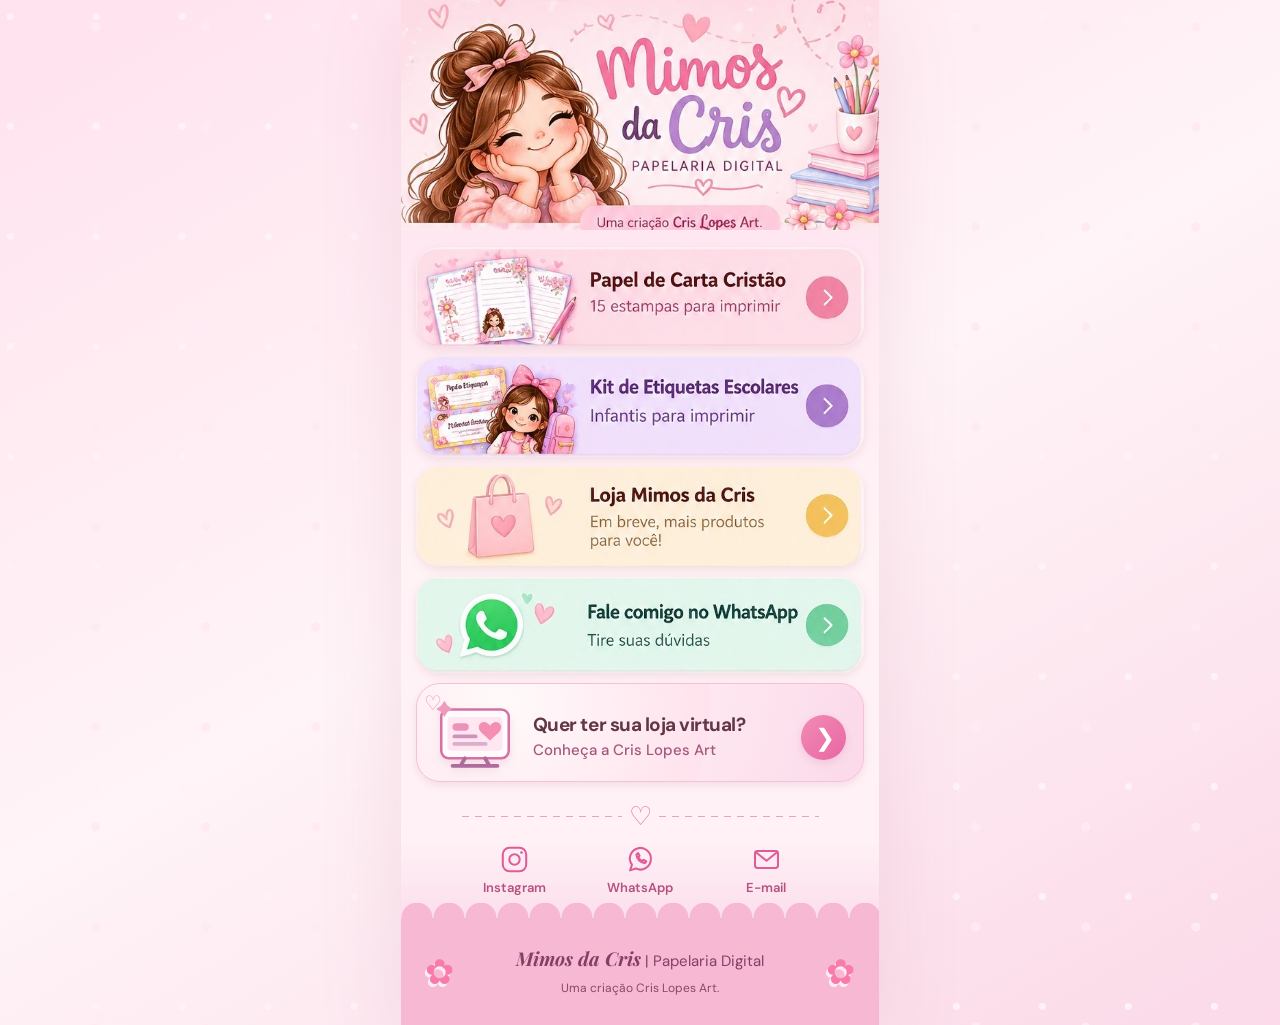
<file: mimos-da-cris/index.html>
<!doctype html>
<html lang="pt-BR">
<head>
  <meta charset="utf-8">
  <meta name="viewport" content="width=device-width, initial-scale=1, viewport-fit=cover">
  <meta name="theme-color" content="#ffe1ee">
  <meta name="description" content="Mimos da Cris: papelaria digital feita com carinho. Papéis de carta cristãos, etiquetas escolares e muitas novidades.">
  <title>Mimos da Cris | Papelaria Digital</title>
  <link rel="preconnect" href="https://fonts.googleapis.com">
  <link rel="preconnect" href="https://fonts.gstatic.com" crossorigin>
  <link href="https://fonts.googleapis.com/css2?family=DM+Sans:wght@400;500;600;700&family=Playfair+Display:wght@500;600;700&display=swap" rel="stylesheet">
  <link rel="stylesheet" href="./style.css">
  <script defer src="./script.js"></script>
</head>
<body>
  <main class="pagina">
    <!-- Ilustração recortada do modelo aprovado -->
    <header class="cabecalho">
      <img src="./assets/cabecalho.webp" width="654" height="315"
        alt="Mimos da Cris — Papelaria Digital. Uma criação Cris Lopes Art. Mascote com laço rosa e materiais de papelaria.">
    </header>

    <!-- Cada cartão é um link de verdade; a ilustração conserva o visual do modelo. -->
    <nav class="botoes" aria-label="Links da Mimos da Cris">
      <a id="link-papel" class="cartao" href="https://pay.kiwify.com.br/A8X0S4d" aria-label="Comprar Papel de Carta Cristão — 15 estampas para imprimir">
        <img src="./assets/papel-de-carta.webp" width="654" height="146" alt="Papel de Carta Cristão — 15 estampas para imprimir">
      </a>

      <a id="link-etiquetas" class="cartao" href="https://pay.kiwify.com.br/Fe74RXt"
        aria-label="Conhecer o Kit de Etiquetas Escolares infantis para imprimir">
        <img src="./assets/etiquetas-escolares.webp" width="654" height="145" alt="Kit de Etiquetas Escolares — infantis para imprimir" loading="lazy">
      </a>

      <button id="link-loja" class="cartao cartao--botao" type="button" aria-label="Loja Mimos da Cris — em breve">
        <img src="./assets/loja.webp" width="654" height="146" alt="Loja Mimos da Cris — em breve, mais produtos para você" loading="lazy">
      </button>

      <a id="link-whatsapp" class="cartao" href="https://wa.me/5564984188628" target="_blank" rel="noopener noreferrer"
        aria-label="Fale conosco no WhatsApp">
        <img src="./assets/whatsapp.webp" width="654" height="141" alt="Fale comigo no WhatsApp — tire suas dúvidas" loading="lazy">
      </a>

      <!-- Card da Cris Lopes Art: visual pastel e texto editável -->
      <a id="link-site" class="cartao cartao--site" href="https://www.crislopesart.com.br/"
        target="_blank" rel="noopener noreferrer"
        aria-label="Quer ter sua loja virtual? Conheça a Cris Lopes Art">
        <span class="site-ilustracao" aria-hidden="true">
          <svg viewBox="0 0 72 72" role="presentation" focusable="false">
            <rect x="9" y="14" width="54" height="39" rx="6" fill="#fffafb" stroke="#d571a5" stroke-width="2"/>
            <rect x="14" y="20" width="44" height="27" rx="3" fill="#ffe6f1"/>
            <rect x="18" y="25" width="13" height="6" rx="3" fill="#ed92bc"/>
            <rect x="18" y="34" width="20" height="3" rx="1.5" fill="#cf92bc"/>
            <rect x="18" y="40" width="28" height="3" rx="1.5" fill="#dbaecc"/>
            <path d="M28 53l-3 5m19-5 3 5M18 59h36" fill="none" stroke="#ae6b9e" stroke-width="3" stroke-linecap="round"/>
            <path d="M48 27c-4.3-6.7-12.4-.9-7.4 4.9l7.4 6.9 7.4-6.9c5-5.8-3.1-11.6-7.4-4.9Z" fill="#f48fb3"/>
            <path d="M9 11l2.5-4L14 11l4 2.5-4 2.5-2.5 4-2.5-4L5 13.5Z" fill="#ed9cbd"/>
          </svg>
        </span>
        <span class="site-texto">
          <strong>Quer ter sua loja virtual?</strong>
          <small>Conheça a Cris Lopes Art</small>
        </span>
        <span class="site-seta" aria-hidden="true">❯</span>
      </a>
    </nav>

    <footer class="rodape">
      <div class="tracinho" aria-hidden="true"><span>♡</span></div>
      <div class="contatos" aria-label="Contato e redes sociais">
        <a href="https://www.instagram.com/mimosdacrisdigital/" target="_blank" rel="noopener noreferrer" aria-label="Instagram da Mimos da Cris">
          <svg viewBox="0 0 24 24" aria-hidden="true"><rect x="2.3" y="2.3" width="19.4" height="19.4" rx="5.5"/><circle cx="12" cy="12" r="4.3"/><circle class="preencher" cx="17.8" cy="6.3" r="1.1"/></svg>
          <span>Instagram</span>
        </a>
        <a id="rodape-whatsapp" href="https://wa.me/5564984188628" target="_blank" rel="noopener noreferrer" aria-label="WhatsApp da Mimos da Cris">
          <svg viewBox="0 0 24 24" aria-hidden="true"><path d="M20.6 11.6a8.7 8.7 0 0 1-12.5 7.8L3.4 21l1.5-4.7A8.7 8.7 0 1 1 20.6 11.6Z"/><path d="M8.6 8.1c.5 3.6 3.4 6.5 7 6.9l1.2-1.5-2.2-1.2-1.1 1c-1.6-.7-2.6-1.7-3.3-3.3l1-1.1-1.2-2.2Z"/></svg>
          <span>WhatsApp</span>
        </a>
        <a id="rodape-email" href="mailto:crislopes.contato26@gmail.com" aria-label="Enviar e-mail para a Mimos da Cris">
          <svg viewBox="0 0 24 24" aria-hidden="true"><rect x="2.5" y="5" width="19" height="14" rx="2"/><path d="m3.3 6 8.7 7 8.7-7"/></svg>
          <span>E-mail</span>
        </a>
      </div>
      <div class="faixa-final">
        <div class="decor decor-esq" aria-hidden="true">✿</div>
        <div>
          <p><strong>Mimos da Cris</strong> <span>| Papelaria Digital</span></p>
          <small>Uma criação Cris Lopes Art.</small>
        </div>
        <div class="decor decor-dir" aria-hidden="true">✿</div>
      </div>
    </footer>
  </main>
  <div id="aviso" role="status" aria-live="polite" class="aviso" hidden></div>
</body>
</html>
</file>
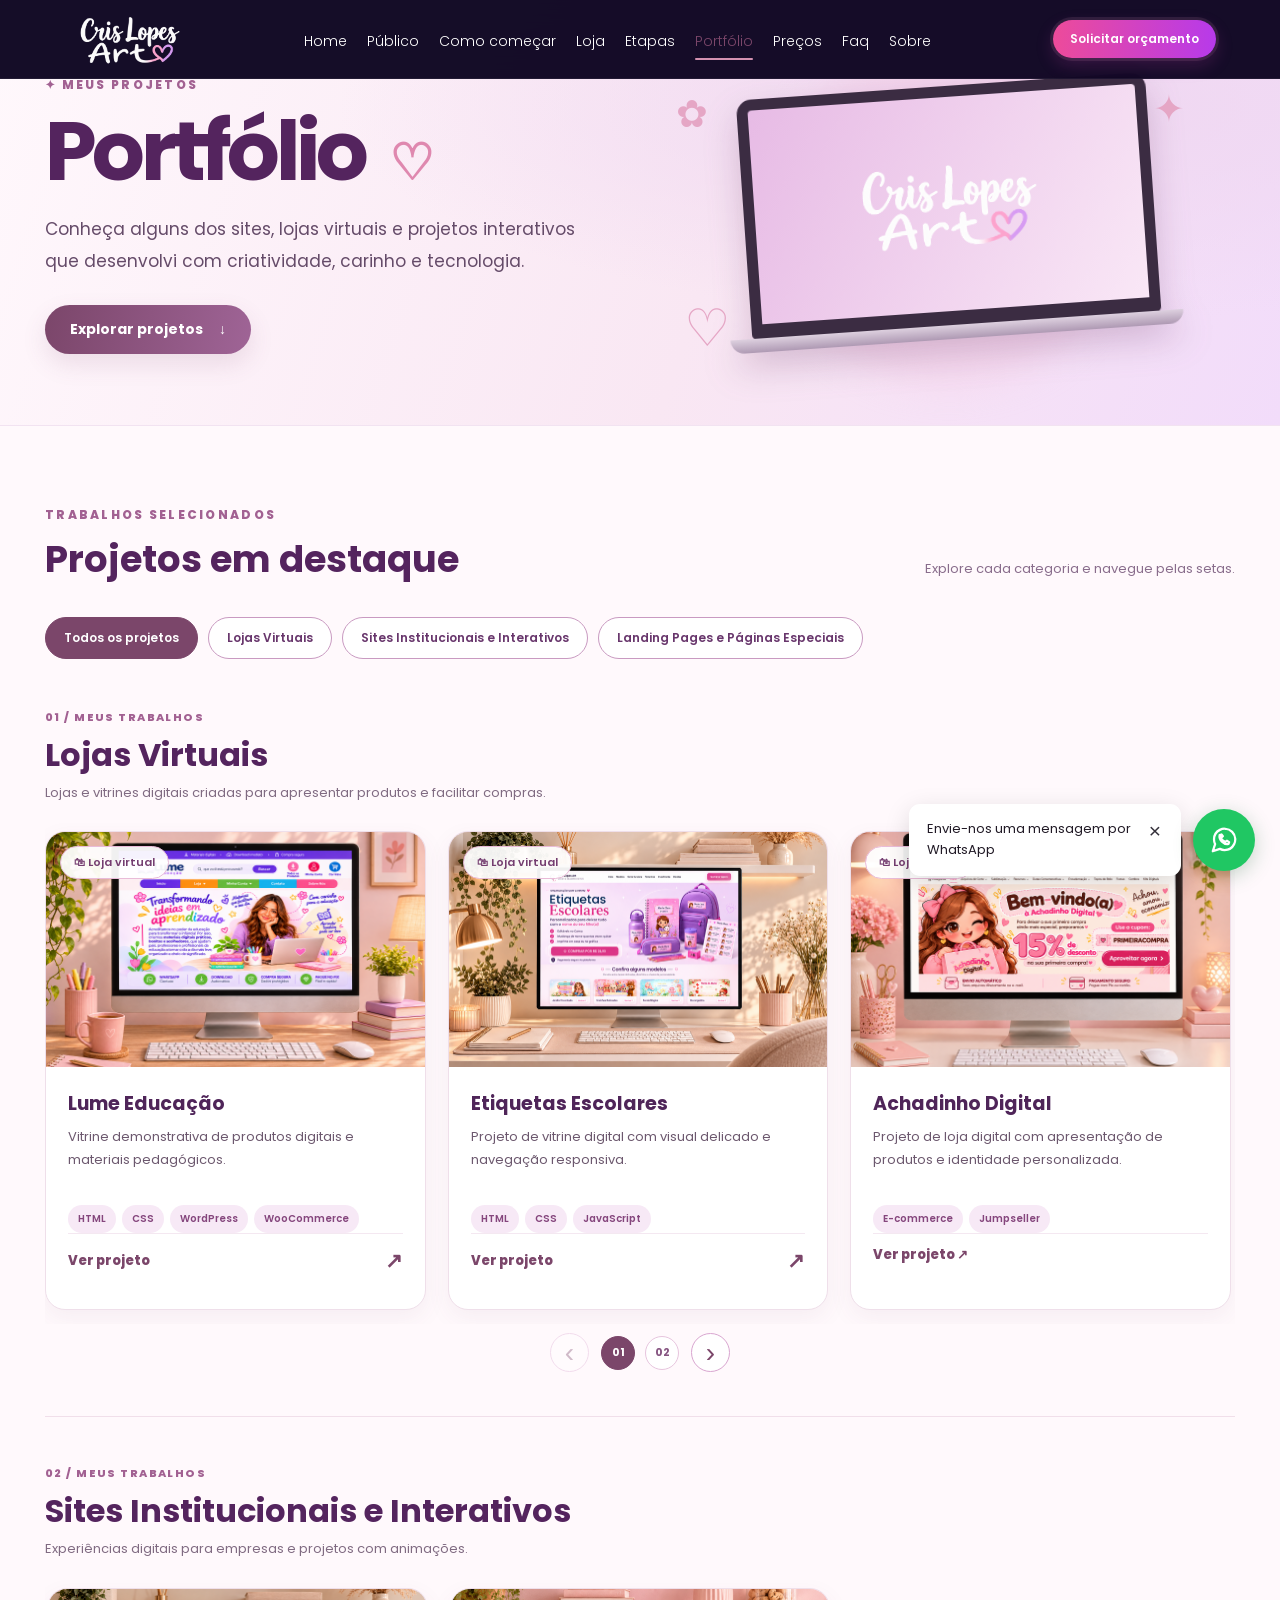
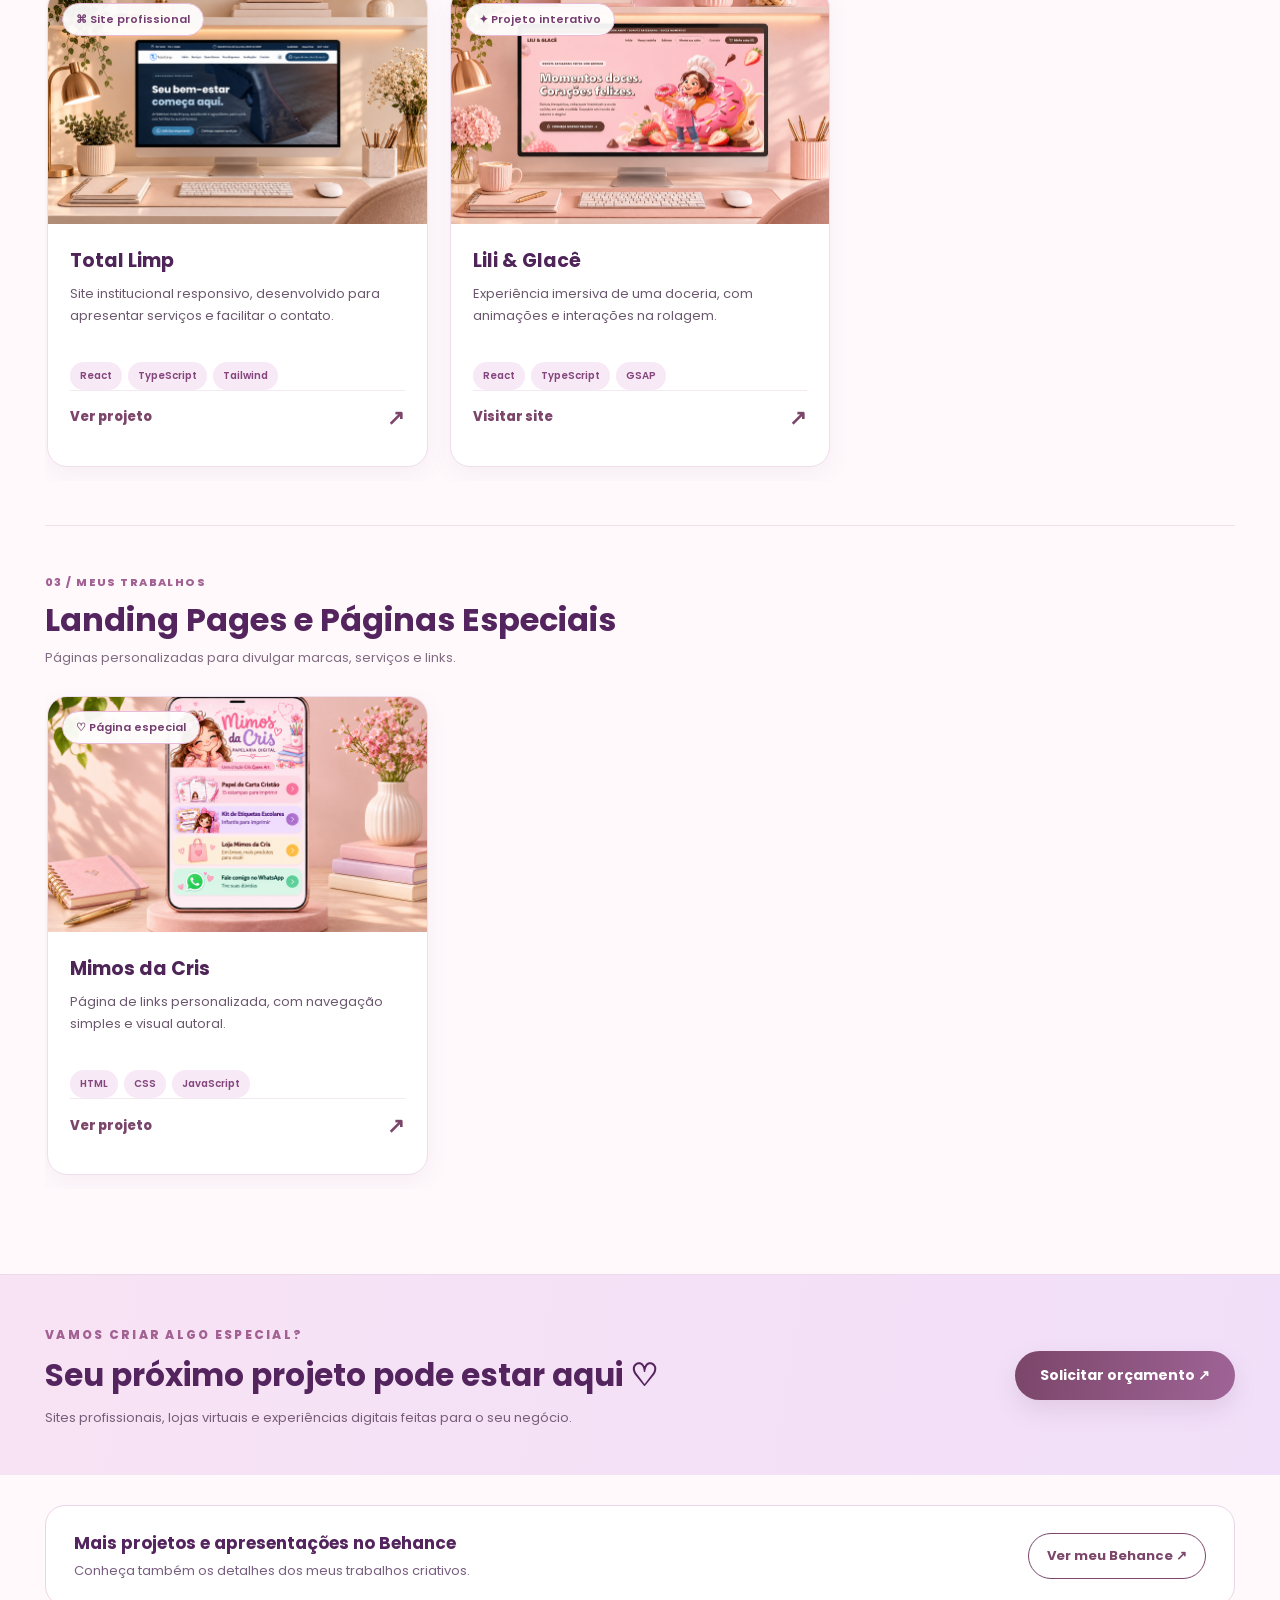
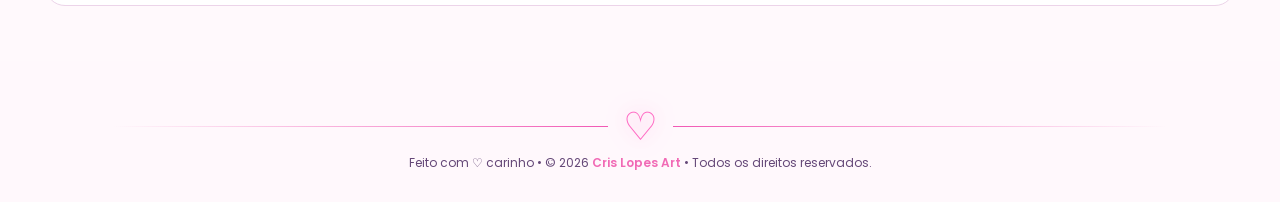
<file: portfolio/index.html>
<!DOCTYPE html>
<html lang="pt-BR">
 <head>
  <meta charset="utf-8"/>
  <meta content="width=device-width,initial-scale=1" name="viewport"/>
  <title>
   Portf&oacute;lio | Cris Lopes Art
  </title>
  <meta content="Conhe&ccedil;a os sites, lojas virtuais e projetos interativos desenvolvidos pela Cris Lopes Art." name="description"/>
  <link href="https://crislopesart.com.br/portfolio/" rel="canonical"/>
  <link href="../assets/favicon.png" rel="icon" type="image/png"/>
  <link href="https://fonts.googleapis.com" rel="preconnect"/>
  <link crossorigin="" href="https://fonts.gstatic.com" rel="preconnect"/>
  <link href="https://fonts.googleapis.com/css2?family=Poppins:wght@400;500;600;700;800&amp;display=swap" rel="stylesheet"/>
  <link href="../style.css" rel="stylesheet"/>
  <link href="./portfolio.css?v=20261114-filters1" rel="stylesheet"/>
 </head>
 <body class="pagina-portfolio">
  <div hidden="" id="folio-server-warning" role="status">
   Pr&eacute;via local: para visualizar os projetos corretamente, abra portfolio/index.html com Live Server no VS Code (endere&ccedil;o http://127.0.0.1:5500 ou localhost).
  </div>
  <header id="inicio">
   <div class="container header-content">
    <a aria-label="Cris Lopes Art - P&aacute;gina inicial" class="logo" href="../index.html">
     <img alt="Cris Lopes Art" src="../assets/logos/logo bc com rosa.png"/>
    </a>
    <button aria-controls="menu-principal" aria-expanded="false" aria-label="Abrir menu" class="menu-toggle" type="button">
     ☰
    </button>
    <nav aria-label="Navega&ccedil;&atilde;o principal" class="nav-desktop" id="menu-principal">
     <ul class="menu">
      <li>
       <a href="../index.html#hero">
        Home
       </a>
      </li>
      <li>
       <a href="../index.html#publico">
        P&uacute;blico
       </a>
      </li>
      <li>
       <a href="../index.html#como-comecar">
        Como come&ccedil;ar
       </a>
      </li>
      <li>
       <a href="../index.html#servicos">
        Loja
       </a>
      </li>
      <li>
       <a href="../index.html#como-funciona">
        Etapas
       </a>
      </li>
      <li>
       <a aria-current="page" class="active" href="./index.html">
        Portf&oacute;lio
       </a>
      </li>
      <li>
       <a href="../index.html#precos">
        Pre&ccedil;os
       </a>
      </li>
      <li>
       <a href="../index.html#faq">
        Faq
       </a>
      </li>
      <li>
       <a href="../index.html#sobre">
        Sobre
       </a>
      </li>
     </ul>
    </nav>
    <a class="btn-menu" href="https://wa.me/5564984188628?text=Ol%C3%A1%21%20Quero%20solicitar%20um%20or%C3%A7amento." rel="noopener noreferrer" target="_blank">
     Solicitar or&ccedil;amento
    </a>
   </div>
  </header>
  <main>
   <!-- 01 — BANNER DO PORTFÓLIO -->
   <section aria-labelledby="folio-title" class="folio-hero">
    <div class="folio-wrap folio-hero-layout">
     <div class="folio-hero-copy">
      <span class="folio-kicker">
       ✦ MEUS PROJETOS
      </span>
      <h1 id="folio-title">
       Portf&oacute;lio
       <span class="folio-heart">
        ♡
       </span>
      </h1>
      <p>
       Conhe&ccedil;a alguns dos sites, lojas virtuais e projetos interativos que desenvolvi com criatividade, carinho e tecnologia.
      </p>
      <a class="folio-hero-button" href="#projetos">
       Explorar projetos
       <span aria-hidden="true">
        &darr;
       </span>
      </a>
     </div>
     <div aria-hidden="true" class="folio-hero-visual">
      <div class="folio-circle folio-circle-one">
      </div>
      <div class="folio-circle folio-circle-two">
      </div>
      <div class="folio-laptop">
       <div class="folio-screen">
        <img alt="" src="../assets/logos/logo bc com rosa.png"/>
       </div>
       <div class="folio-laptop-base">
       </div>
      </div>
      <span class="folio-float folio-float-a">
       ✦
      </span>
      <span class="folio-float folio-float-b">
       ♡
      </span>
      <span class="folio-float folio-float-c">
       ✿
      </span>
     </div>
    </div>
   </section>
   <!-- 02 — CARDS DOS PROJETOS -->
   <section class="folio-projects folio-wrap" id="projetos">
    <div class="folio-section-heading">
     <div>
      <span class="folio-eyebrow">
       TRABALHOS SELECIONADOS
      </span>
      <h2>
       Projetos em destaque
      </h2>
     </div>
     <p>
      Explore cada categoria e navegue pelas setas.
     </p>
    </div>
    <div aria-label="Filtrar projetos" class="folio-category-filters" role="group">
     <button aria-pressed="true" class="is-active" data-filter="todos" type="button">
      Todos os projetos
     </button>
     <button aria-pressed="false" data-filter="lojas" type="button">
      Lojas Virtuais
     </button>
     <button aria-pressed="false" data-filter="sites" type="button">
      Sites Institucionais e Interativos
     </button>
     <button aria-pressed="false" data-filter="landing" type="button">
      Landing Pages e P&aacute;ginas Especiais
     </button>
    </div>
    <!-- LOJAS VIRTUAIS -->
    <section aria-labelledby="titulo-lojas" class="folio-category" data-filter-section="lojas">
     <div class="folio-category-header">
      <div>
       <span class="folio-category-number">
        01 / MEUS TRABALHOS
       </span>
       <h2 id="titulo-lojas">
        Lojas Virtuais
       </h2>
       <p>
        Lojas e vitrines digitais criadas para apresentar produtos e facilitar compras.
       </p>
      </div>
     </div>
     <div class="folio-carousel" data-carousel="lojas">
      <div aria-label="Projetos: Lojas Virtuais" class="folio-carousel-track" id="carrossel-lojas" tabindex="0">
       <article class="folio-card" data-category="lojas">
        <div class="folio-card-image">
         <span class="folio-type">
          🛍 Loja virtual
         </span>
         <a aria-haspopup="dialog" aria-label="Abrir Lume Educa&ccedil;&atilde;o" class="folio-image-link" data-preview-type="site" data-preview-url="../lume/index.html" href="../lume/index.html">
          <img alt="Pr&eacute;via da loja Lume Educa&ccedil;&atilde;o" loading="lazy" src="../assets/portfolio/Lume-educacao.png"/>
         </a>
        </div>
        <div class="folio-card-content">
         <h3>
          Lume Educa&ccedil;&atilde;o
         </h3>
         <p>
          Vitrine demonstrativa de produtos digitais e materiais pedag&oacute;gicos.
         </p>
         <div class="folio-tags">
          <span>
           HTML
          </span>
          <span>
           CSS
          </span>
          <span>
           WordPress
          </span>
          <span>
           WooCommerce
          </span>
         </div>
         <a aria-haspopup="dialog" data-preview-type="site" data-preview-url="../lume/index.html" href="../lume/index.html">
          Ver projeto
          <span aria-hidden="true">
           &nearrow;
          </span>
         </a>
        </div>
       </article>
       <article class="folio-card" data-category="lojas">
        <div class="folio-card-image">
         <span class="folio-type">
          🛍 Loja virtual
         </span>
         <a aria-haspopup="dialog" aria-label="Abrir Etiquetas Escolares" class="folio-image-link" data-preview-type="site" data-preview-url="../etiquetas-escolares/index.html" href="../etiquetas-escolares/index.html">
          <img alt="Pr&eacute;via do projeto Etiquetas Escolares" loading="lazy" src="../assets/portfolio/Etiquetas-Escolares-Fofas.png"/>
         </a>
        </div>
        <div class="folio-card-content">
         <h3>
          Etiquetas Escolares
         </h3>
         <p>
          Projeto de vitrine digital com visual delicado e navega&ccedil;&atilde;o responsiva.
         </p>
         <div class="folio-tags">
          <span>
           HTML
          </span>
          <span>
           CSS
          </span>
          <span>
           JavaScript
          </span>
         </div>
         <a aria-haspopup="dialog" data-preview-type="site" data-preview-url="../etiquetas-escolares/index.html" href="../etiquetas-escolares/index.html">
          Ver projeto
          <span aria-hidden="true">
           &nearrow;
          </span>
         </a>
        </div>
       </article>
       <article class="folio-card" data-category="lojas">
        <div class="folio-card-image">
         <span class="folio-type">
          🛍 Loja virtual
         </span>
         <a aria-label="Abrir Achadinho Digital" class="folio-image-link" data-open-external="true" data-preview-type="site" data-preview-url="https://www.achadinhodigital.com/" href="https://www.achadinhodigital.com/" rel="noopener noreferrer" target="_blank">
          <img alt="Pr&eacute;via Achadinho Digital" loading="lazy" src="../assets/portfolio/achadinho-digital-mockup.png"/>
         </a>
        </div>
        <div class="folio-card-content">
         <h3>
          Achadinho Digital
         </h3>
         <p>
          Projeto de loja digital com apresenta&ccedil;&atilde;o de produtos e identidade personalizada.
         </p>
         <div class="folio-tags">
          <span>
           E-commerce
          </span>
          <span>
           Jumpseller
          </span>
         </div>
         <a data-open-external="true" data-preview-type="site" data-preview-url="https://www.achadinhodigital.com/" href="https://www.achadinhodigital.com/" rel="noopener noreferrer" target="_blank">
          Ver projeto &nearrow;
         </a>
        </div>
       </article>
       <article class="folio-card" data-category="lojas">
        <div class="folio-card-image">
         <span class="folio-type">
          🛍 Loja virtual
         </span>
         <a aria-haspopup="dialog" aria-label="Abrir Papelaria Digital" class="folio-image-link" data-preview-type="image" data-preview-url="../assets/portfolio/papelaria-digital-completo.png" href="../assets/portfolio/papelaria-digital-completo.png">
          <img alt="Pr&eacute;via da Papelaria Digital" loading="lazy" src="../assets/portfolio/loja papelaria digital.png"/>
         </a>
        </div>
        <div class="folio-card-content">
         <h3>
          Papelaria Digital
         </h3>
         <p>
          Conceito de loja de arquivos digitais, com vitrine de produtos criativos.
         </p>
         <div class="folio-tags">
          <span>
           WordPress
          </span>
          <span>
           WooCommerce
          </span>
         </div>
         <a aria-haspopup="dialog" data-preview-type="image" data-preview-url="../assets/portfolio/papelaria-digital-completo.png" href="../assets/portfolio/papelaria-digital-completo.png">
          Ver apresenta&ccedil;&atilde;o
          <span aria-hidden="true">
           &nearrow;
          </span>
         </a>
        </div>
       </article>
      </div>
      <div aria-label="Navega&ccedil;&atilde;o do carrossel de Lojas Virtuais" class="folio-carousel-controls">
       <button aria-controls="carrossel-lojas" aria-label="Ver projetos anteriores" class="folio-arrow folio-prev" type="button">
        &lsaquo;
       </button>
       <div aria-label="P&aacute;ginas do carrossel" class="folio-pages">
       </div>
       <button aria-controls="carrossel-lojas" aria-label="Ver pr&oacute;ximos projetos" class="folio-arrow folio-next" type="button">
        &rsaquo;
       </button>
      </div>
     </div>
    </section>
    <!-- SITES INSTITUCIONAIS E INTERATIVOS -->
    <section aria-labelledby="titulo-sites" class="folio-category" data-filter-section="sites">
     <div class="folio-category-header">
      <div>
       <span class="folio-category-number">
        02 / MEUS TRABALHOS
       </span>
       <h2 id="titulo-sites">
        Sites Institucionais e Interativos
       </h2>
       <p>
        Experi&ecirc;ncias digitais para empresas e projetos com anima&ccedil;&otilde;es.
       </p>
      </div>
     </div>
     <div class="folio-carousel" data-carousel="sites">
      <div aria-label="Projetos: Sites Institucionais e Interativos" class="folio-carousel-track" id="carrossel-sites" tabindex="0">
       <article class="folio-card" data-category="sites">
        <div class="folio-card-image">
         <span class="folio-type">
          ⌘ Site profissional
         </span>
         <a aria-haspopup="dialog" aria-label="Abrir Total Limp" class="folio-image-link" data-preview-type="site" data-preview-url="https://totalimprv.com.br/" href="https://totalimprv.com.br/">
          <img alt="Pr&eacute;via do site Total Limp" loading="lazy" src="../assets/portfolio/total-limp.png"/>
         </a>
        </div>
        <div class="folio-card-content">
         <h3>
          Total Limp
         </h3>
         <p>
          Site institucional responsivo, desenvolvido para apresentar servi&ccedil;os e facilitar o contato.
         </p>
         <div class="folio-tags">
          <span>
           React
          </span>
          <span>
           TypeScript
          </span>
          <span>
           Tailwind
          </span>
         </div>
         <a aria-haspopup="dialog" data-preview-type="site" data-preview-url="https://totalimprv.com.br/" href="https://totalimprv.com.br/">
          Ver projeto
          <span aria-hidden="true">
           &nearrow;
          </span>
         </a>
        </div>
       </article>
       <article class="folio-card" data-category="interativos">
        <div class="folio-card-image">
         <span class="folio-type">
          ✦ Projeto interativo
         </span>
         <a aria-haspopup="dialog" aria-label="Abrir Lili &amp; Glac&ecirc;" class="folio-image-link" data-preview-type="site" data-preview-url="https://crislopesart.com.br/portfolio/lili-glace/" href="https://crislopesart.com.br/portfolio/lili-glace/">
          <img alt="Lili &amp; Glac&ecirc; em um monitor real, em uma mesa delicada" loading="lazy" src="./images/lili-glace-mockup.png"/>
         </a>
        </div>
        <div class="folio-card-content">
         <h3>
          Lili &amp; Glac&ecirc;
         </h3>
         <p>
          Experi&ecirc;ncia imersiva de uma doceria, com anima&ccedil;&otilde;es e intera&ccedil;&otilde;es na rolagem.
         </p>
         <div class="folio-tags">
          <span>
           React
          </span>
          <span>
           TypeScript
          </span>
          <span>
           GSAP
          </span>
         </div>
         <a aria-haspopup="dialog" data-preview-type="site" data-preview-url="https://crislopesart.com.br/portfolio/lili-glace/" href="https://crislopesart.com.br/portfolio/lili-glace/">
          Visitar site
          <span aria-hidden="true">
           &nearrow;
          </span>
         </a>
        </div>
       </article>
      </div>
      <div aria-label="Navega&ccedil;&atilde;o do carrossel de Sites Institucionais e Interativos" class="folio-carousel-controls">
       <button aria-controls="carrossel-sites" aria-label="Ver projetos anteriores" class="folio-arrow folio-prev" type="button">
        &lsaquo;
       </button>
       <div aria-label="P&aacute;ginas do carrossel" class="folio-pages">
       </div>
       <button aria-controls="carrossel-sites" aria-label="Ver pr&oacute;ximos projetos" class="folio-arrow folio-next" type="button">
        &rsaquo;
       </button>
      </div>
     </div>
    </section>
    <!-- LANDING PAGES E PÁGINAS ESPECIAIS -->
    <section aria-labelledby="titulo-landing" class="folio-category" data-filter-section="landing">
     <div class="folio-category-header">
      <div>
       <span class="folio-category-number">
        03 / MEUS TRABALHOS
       </span>
       <h2 id="titulo-landing">
        Landing Pages e P&aacute;ginas Especiais
       </h2>
       <p>
        P&aacute;ginas personalizadas para divulgar marcas, servi&ccedil;os e links.
       </p>
      </div>
     </div>
     <div class="folio-carousel" data-carousel="landing">
      <div aria-label="Projetos: Landing Pages e P&aacute;ginas Especiais" class="folio-carousel-track" id="carrossel-landing" tabindex="0">
       <article class="folio-card" data-category="paginas">
        <div class="folio-card-image">
         <span class="folio-type">
          ♡ P&aacute;gina especial
         </span>
         <a aria-haspopup="dialog" aria-label="Abrir Mimos da Cris" class="folio-image-link" data-preview-type="site" data-preview-url="../mimos-da-cris/index.html" href="../mimos-da-cris/index.html">
          <img alt="Pr&eacute;via da p&aacute;gina Mimos da Cris" loading="lazy" src="../assets/portfolio/mimos-da-cris-mockup.png"/>
         </a>
        </div>
        <div class="folio-card-content">
         <h3>
          Mimos da Cris
         </h3>
         <p>
          P&aacute;gina de links personalizada, com navega&ccedil;&atilde;o simples e visual autoral.
         </p>
         <div class="folio-tags">
          <span>
           HTML
          </span>
          <span>
           CSS
          </span>
          <span>
           JavaScript
          </span>
         </div>
         <a aria-haspopup="dialog" data-preview-type="site" data-preview-url="../mimos-da-cris/index.html" href="../mimos-da-cris/index.html">
          Ver projeto
          <span aria-hidden="true">
           &nearrow;
          </span>
         </a>
        </div>
       </article>
      </div>
      <div aria-label="Navega&ccedil;&atilde;o do carrossel de Landing Pages e P&aacute;ginas Especiais" class="folio-carousel-controls">
       <button aria-controls="carrossel-landing" aria-label="Ver projetos anteriores" class="folio-arrow folio-prev" type="button">
        &lsaquo;
       </button>
       <div aria-label="P&aacute;ginas do carrossel" class="folio-pages">
       </div>
       <button aria-controls="carrossel-landing" aria-label="Ver pr&oacute;ximos projetos" class="folio-arrow folio-next" type="button">
        &rsaquo;
       </button>
      </div>
     </div>
    </section>
   </section>
   <!-- 03 — CHAMADA PARA ORÇAMENTO -->
   <section class="folio-cta">
    <div class="folio-wrap folio-cta-inner">
     <div>
      <span class="folio-eyebrow">
       VAMOS CRIAR ALGO ESPECIAL?
      </span>
      <h2>
       Seu pr&oacute;ximo projeto pode estar aqui ♡
      </h2>
      <p>
       Sites profissionais, lojas virtuais e experi&ecirc;ncias digitais feitas para o seu neg&oacute;cio.
      </p>
     </div>
     <a href="https://wa.me/5564984188628?text=Ol%C3%A1%21%20Vi%20seu%20portf%C3%B3lio%20e%20quero%20conversar%20sobre%20meu%20projeto." rel="noopener noreferrer" target="_blank">
      Solicitar or&ccedil;amento &nearrow;
     </a>
    </div>
   </section>
  </main>
  <div class="folio-behance">
   <div>
    <strong>
     Mais projetos e apresenta&ccedil;&otilde;es no Behance
    </strong>
    <p>
     Conhe&ccedil;a tamb&eacute;m os detalhes dos meus trabalhos criativos.
    </p>
   </div>
   <a href="https://www.behance.net/soucrislopes" rel="noopener noreferrer" target="_blank">
    Ver meu Behance &nearrow;
   </a>
  </div>
  <footer class="rodape-final">
   <div class="rodape-final__base">
    <span class="rodape-final__base-linha">
    </span>
    <span class="rodape-final__base-coracao">
     ♡
    </span>
    <span class="rodape-final__base-linha">
    </span>
   </div>
   <p class="rodape-final__copyright">
    Feito com ♡ carinho &bull; &copy; 2026
    <strong>
     Cris Lopes Art
    </strong>
    <span class="rodape-final__direitos">
     &bull; Todos os direitos reservados.
    </span>
   </p>
  </footer>
  <div aria-labelledby="folio-modal-title" aria-modal="true" class="folio-modal" hidden="" id="folio-modal" role="dialog">
   <div class="folio-modal-panel">
    <div class="folio-modal-bar">
     <strong id="folio-modal-title">
      Visualiza&ccedil;&atilde;o do projeto
     </strong>
     <div class="folio-modal-actions">
      <a href="#" id="folio-modal-external" rel="noopener noreferrer" target="_blank">
       Abrir em outra aba &nearrow;
      </a>
      <button aria-label="Fechar visualiza&ccedil;&atilde;o" id="folio-modal-close" type="button">
       &times;
      </button>
     </div>
    </div>
    <div class="folio-modal-content">
     <iframe hidden="" id="folio-modal-frame" loading="lazy" title="Visualiza&ccedil;&atilde;o interativa do site">
     </iframe>
     <img alt="Apresenta&ccedil;&atilde;o ampliada do projeto" hidden="" id="folio-modal-image"/>
    </div>
    <p class="folio-modal-note">
     Se o site n&atilde;o carregar aqui, clique em &ldquo;Abrir em outra aba&rdquo;. Alguns sites bloqueiam visualiza&ccedil;&atilde;o incorporada.
    </p>
   </div>
  </div>
  <div class="folio-whatsapp-wrap" id="folio-whatsapp">
   <div class="folio-whatsapp-hint" id="folio-whatsapp-hint">
    <span>
     Envie-nos uma mensagem por
     <br/>
     WhatsApp
    </span>
    <button aria-label="Fechar mensagem" class="folio-whatsapp-dismiss" onclick="event.preventDefault();event.stopPropagation();document.getElementById('folio-whatsapp-hint').remove();return false;" type="button">
     &times;
    </button>
   </div>
   <a aria-label="Falar com Cris Lopes Art no WhatsApp" class="folio-whatsapp" href="https://wa.me/5564984188628?text=Ol%C3%A1%21%20Vi%20seu%20portf%C3%B3lio%20e%20quero%20um%20or%C3%A7amento." rel="noopener noreferrer" target="_blank">
    <svg fill="none" height="30" stroke="currentColor" stroke-linecap="round" stroke-linejoin="round" stroke-width="1.8" viewbox="0 0 24 24" width="30" xmlns="http://www.w3.org/2000/svg">
     <path d="M21 11.5a8.38 8.38 0 0 1-.9 3.8 8.5 8.5 0 0 1-7.6 4.7 8.38 8.38 0 0 1-3.8-.9L3 21l1.9-5.7a8.38 8.38 0 0 1-.9-3.8 8.5 8.5 0 0 1 4.7-7.6 8.38 8.38 0 0 1 3.8-.9h.5a8.48 8.48 0 0 1 8 8v.5z">
     </path>
     <path d="M9 9c.5 2.2 2 3.7 4.2 4.5l1.1-.9 1.8 1.1-.5 1.5c-3.6.8-7.9-3.5-7.1-7.1l1.5-.5L11.1 9 10 10z">
     </path>
    </svg>
   </a>
  </div>
  <script>
   if(location.protocol==='file:'){const x=document.getElementById('folio-server-warning');x.hidden=false;}
  </script>
  <script src="./portfolio.js?v=20261114-filters1">
  </script>
  <script src="./preview.js?v=20261114-organizado">
  </script>
 </body>
</html>
</file>
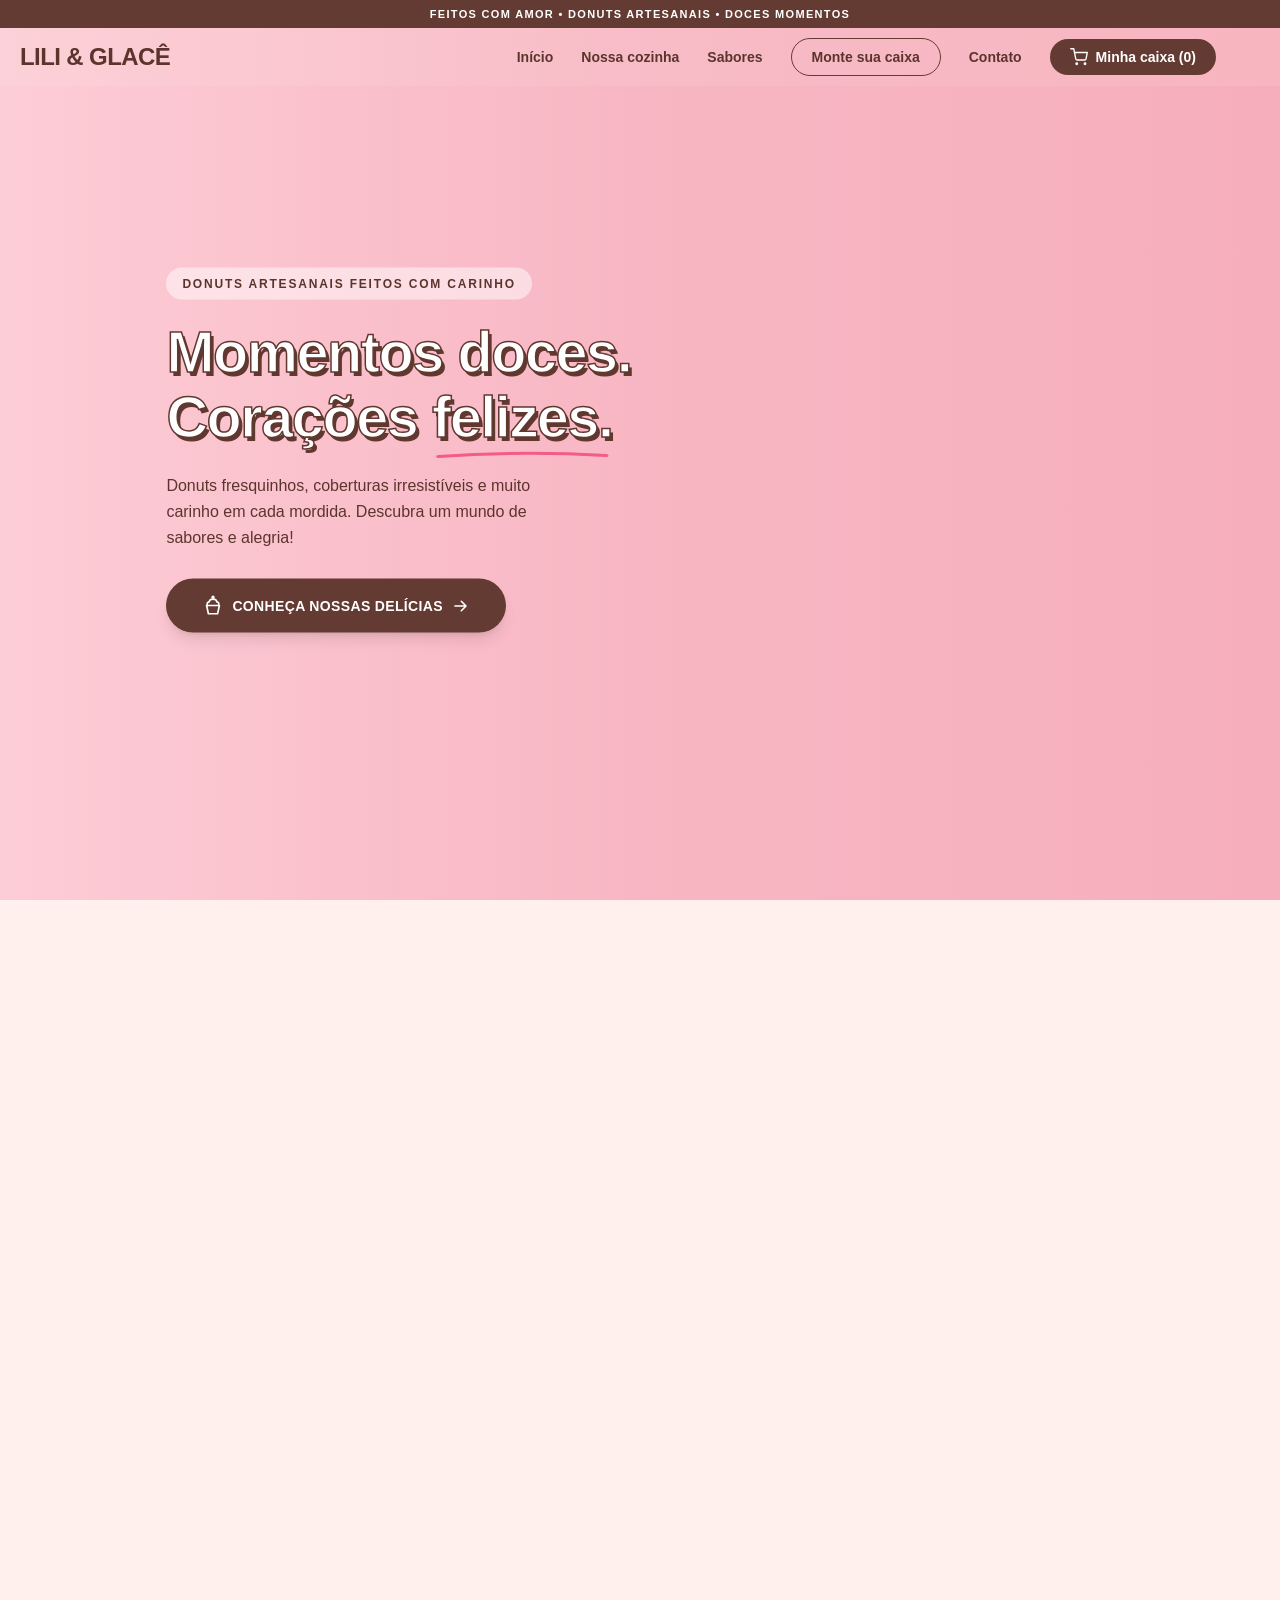
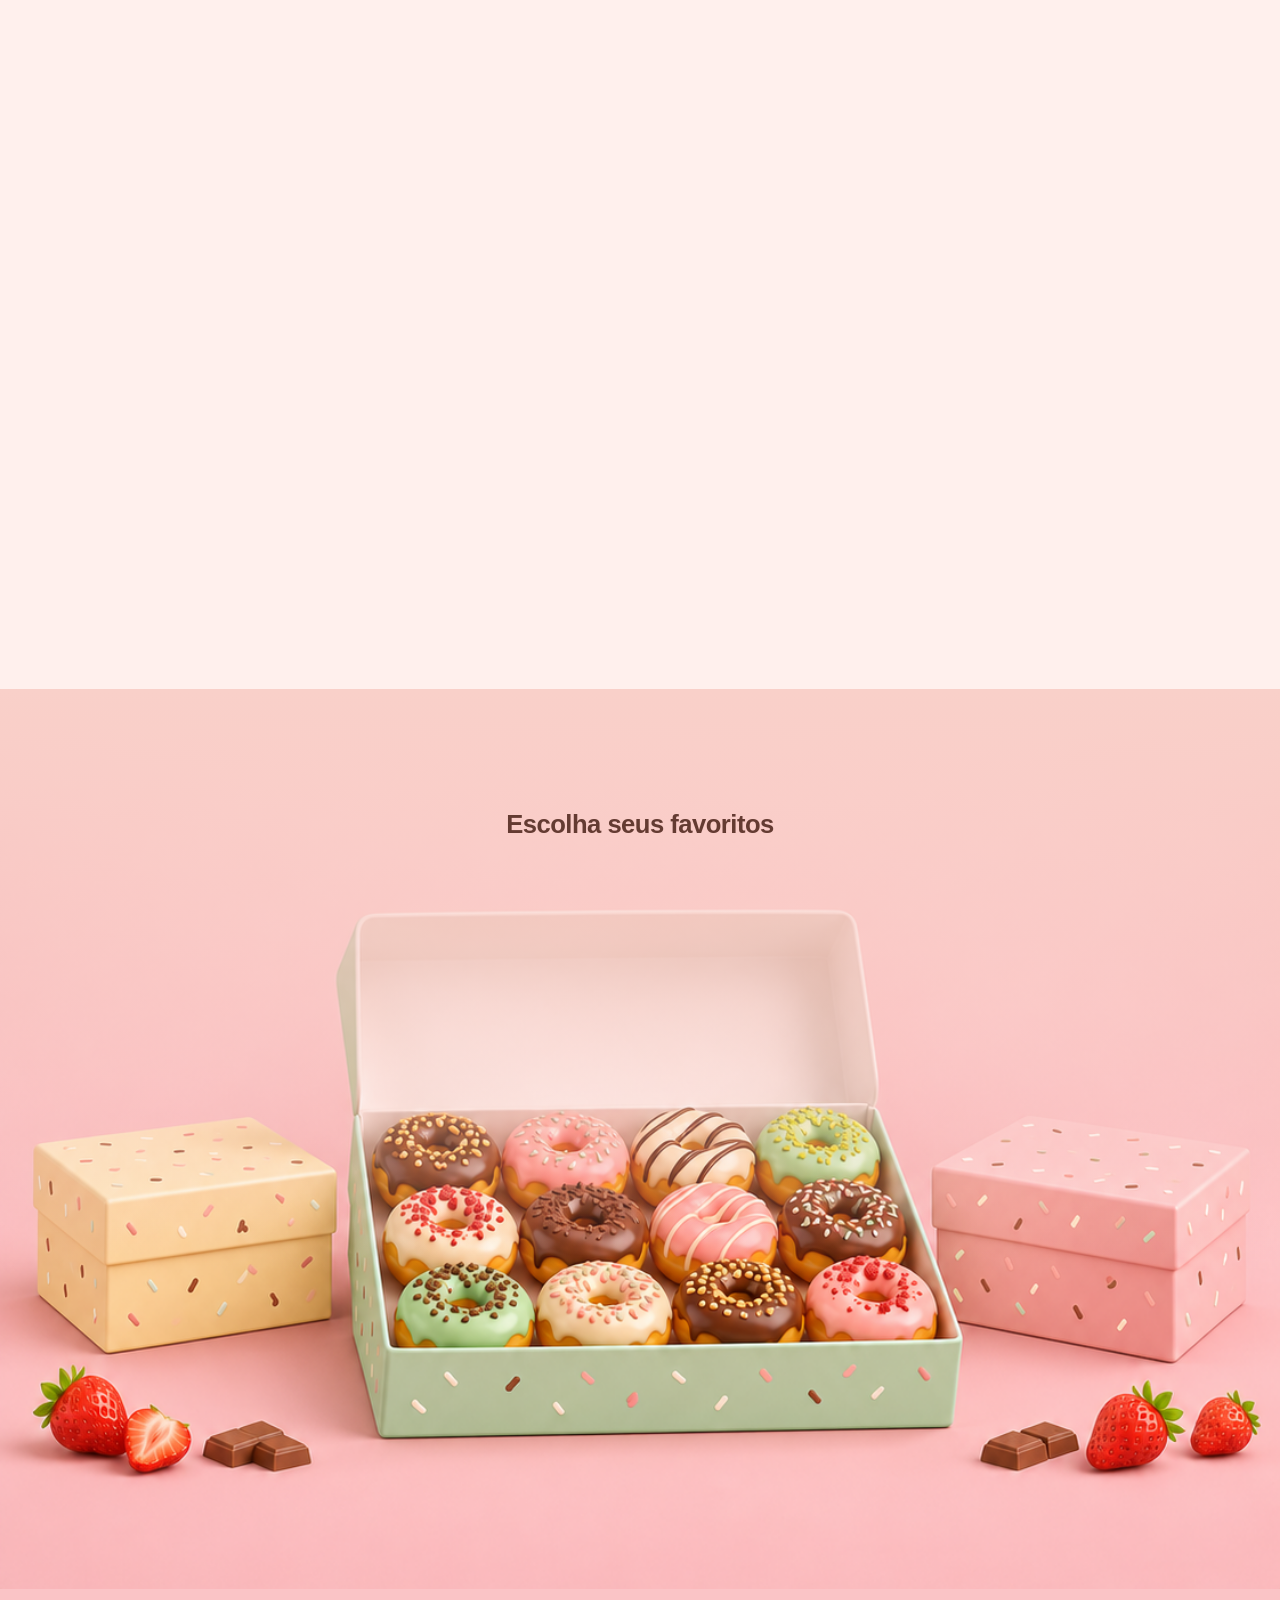
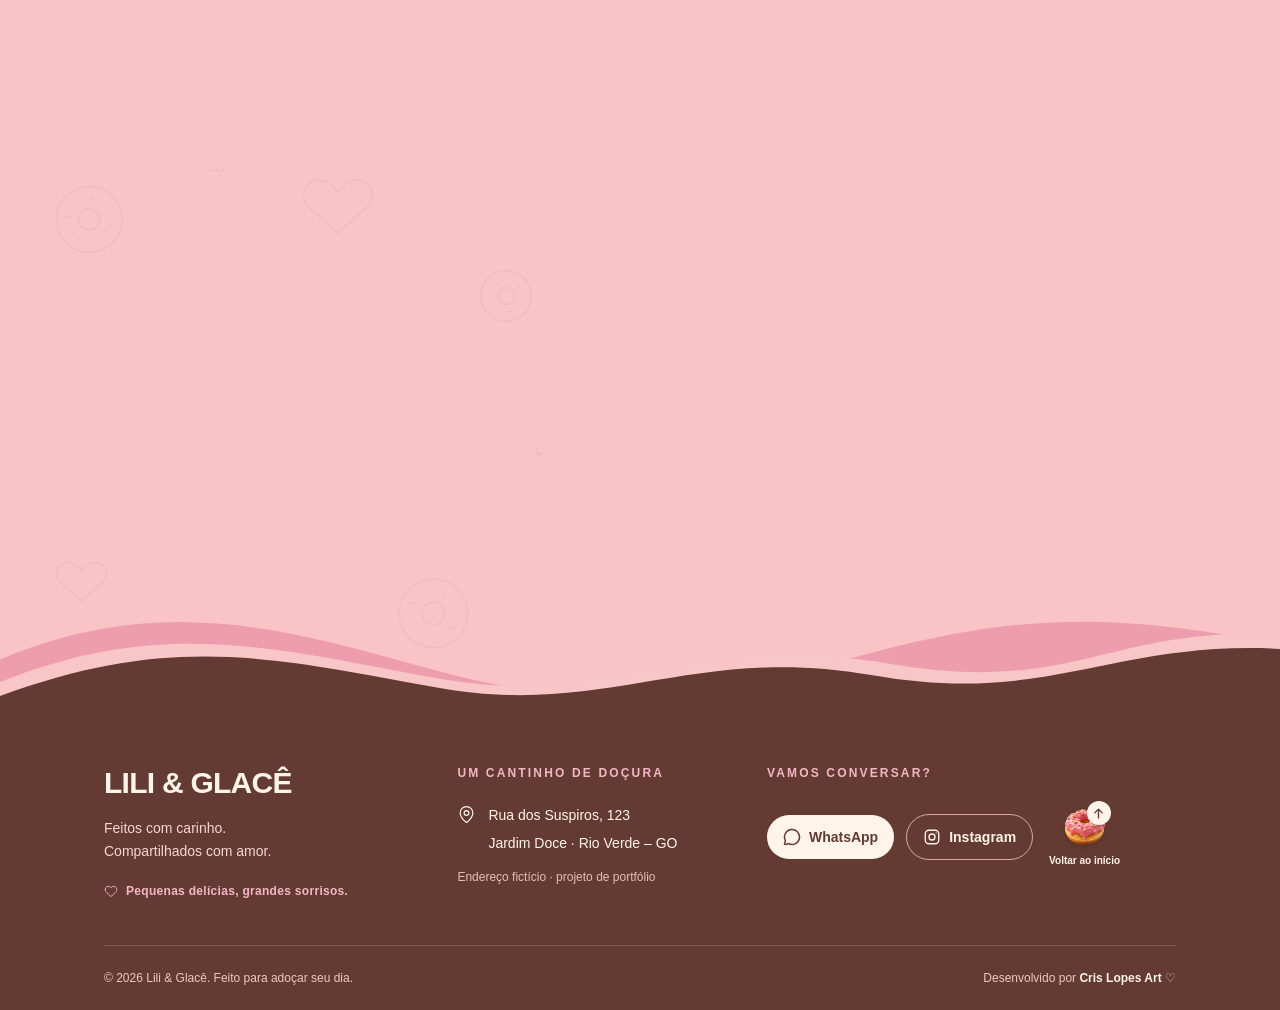
<file: portfolio/lili-glace/index.html>
<!doctype html>
<html lang="pt-BR">
  <head>
    <meta charset="UTF-8" />
    <link rel="icon" type="image/svg+xml" href="/portfolio/lili-glace/favicon.svg" />
    <meta name="viewport" content="width=device-width, initial-scale=1.0" />
    <meta
      name="description"
      content="Lili & Glacê: uma experiência interativa de donuts artesanais. Projeto de portfólio desenvolvido por Cris Lopes Art."
    />
    <meta name="theme-color" content="#643b32" />
    <title>Lili & Glacê | Cris Lopes Art</title>
    <script type="module" crossorigin src="/portfolio/lili-glace/assets/index-0ZbUsSG5.js"></script>
    <link rel="stylesheet" crossorigin href="/portfolio/lili-glace/assets/index-C856tDuv.css">
  </head>
  <body>
    <div id="root"></div>
  </body>
</html>
</file>
<file: style.css>
/* ==========================
   HEADER
========================== */

@import url('https://fonts.googleapis.com/css2?family=Poppins:wght@400;500;600&display=swap');

* {
    box-sizing: border-box;
}

html,
body {
    margin: 0;
    padding: 0;
    width: 100%;
    overflow-x: hidden;
}

html {
    scroll-behavior: smooth;
    scroll-padding-top: 90px;
}

/* ========================================
   PALETA OFICIAL - CRIS LOPES ART
======================================== */

:root{

    /* Roxos */
    --roxo-escuro: #0C0420;
    --roxo-principal: #5D3C64;
    --roxo-destaque: #7B466A;
    --lilas: #9F6496;

    /* Rosas */
    --rosa-principal: #D391B0;
    --rosa-secundario: #BA6E8F;

    /* Fundos */
    --branco: #FFFFFF;

    /* Fundo das seções claras */
    --fundo-claro: #FFF9FC;

    /* Fundo dos cards */
    --fundo-card: rgba(255,255,255,0.78);

}


header {
    position: fixed;
    top: 0;
    left: 0;
    width: 100%;
    z-index: 1000;

    background: rgba(12, 4, 32, 0.96);
    border-bottom: 1px solid rgba(255, 255, 255, 0.06);
    backdrop-filter: blur(14px);
}

/* Estrutura principal em 3 colunas */

.header-content {
    width: min(90%, 1280px);
    height: 78px;
    margin: 0 auto;
    padding: 0;

    display: flex;
    align-items: center;
    gap: 18px;
}


/* ==========================
   LOGO
========================== */

.logo {
    width: 130px;
    flex-shrink: 0;

    display: flex;
    align-items: center;

    text-decoration: none;
}

.logo img {
    display: block;
    width: 100%;
    height: auto;
    object-fit: contain;

    /* Remove o corte e a ampliação anterior */
    transform: none;
}


/* ==========================
   NAVEGAÇÃO
========================== */

.nav-desktop {
    flex: 1;
    margin-left: 0;

    display: flex;
    align-items: center;
    justify-content: center;
}

.menu {
    margin: 0;
    padding: 0;

    display: flex;
    align-items: center;
    justify-content: center;
    gap: 20px;

    list-style: none;
}

.menu a {
    position: relative;
    display: inline-block;

    padding: 27px 0 23px;

    color: #ffffff;
    text-decoration: none;

    font-family: 'Poppins', sans-serif;
    font-size: 14px;
    font-weight: 300;

    white-space: nowrap;
    transition: color 0.25s ease;
}

.menu a::after {
    content: "";
    position: absolute;

    left: 50%;
    bottom: 15px;

    width: 0;
    height: 2px;

    background: #d391b0;
    border-radius: 10px;

    transform: translateX(-50%);
    transition: width 0.25s ease;
}

.menu a:hover,
.menu a.active {
    color: #f2c7dd;
}

.menu a:hover::after,
.menu a.active::after {
    width: 100%;
}

/* ==========================
   BOTÃO
========================== */
.btn-menu {
    margin-left: 12px;
    flex-shrink: 0;

    display: inline-flex;
    align-items: center;
    justify-content: center;
    gap: 7px;

    min-width: 150px;
    padding: 10px 17px;
    border-radius: 999px;

    color: #ffffff;
    text-decoration: none;

    font-family: 'Poppins', sans-serif;
    font-size: 12px;
    font-weight: 600;

    white-space: nowrap;

    background: linear-gradient(90deg, #ed4b9a 0%, #b73aea 100%);

    box-shadow:
        0 0 0 3px rgba(211, 145, 176, 0.12),
        0 7px 18px rgba(191, 61, 169, 0.22);
}

.btn-menu span {
    font-size: 14px;
}

.btn-menu:hover {
    transform: translateY(-2px);
    filter: brightness(1.08);

    box-shadow:
        0 0 0 4px rgba(211, 145, 176, 0.16),
        0 12px 30px rgba(191, 61, 169, 0.35);
}

#hero {
    position: relative;
    isolation: isolate;
    overflow: hidden;
    box-sizing: border-box;
    color: #fff;
    background:
        radial-gradient(ellipse at 53% 85%, #805073 0%, transparent 44%),
        linear-gradient(115deg, #21112f, #392047 48%, #c989b5);
    font-family: 'Poppins', Arial, sans-serif;
}

#hero .hero-container {
    width: min(89%, 1600px);
    margin-inline: auto;
    display: grid;
    grid-template-columns: 44% 56%;
    align-items: center;
    min-height: clamp(560px, 42vw, 760px);
}

#hero .hero-content {
    position: relative;
    z-index: 2;
    min-width: 0;
    padding: calc(64px + clamp(55px, 4vw, 76px)) 0 clamp(76px, 6vw, 108px);
}

#hero .hero-tag {
    display: block;
    margin-bottom: 26px;
    color: #ffd0ed;
    font-size: clamp(11px, 1.05vw, 18px);
    font-weight: 500;
    letter-spacing: .15em;
    text-transform: uppercase;
}

#hero h1 {
    margin: 0;
    color: white;
    font: 700 clamp(36px, 4.1vw, 75px)/1.02 Georgia, serif;
    letter-spacing: -.045em;
}

#hero h1 i {
    display: inline-block;
    margin-left: .12em;
    color: #ff83c8;
    font: 400 .72em/1 Arial, sans-serif;
    transform: rotate(10deg);
}

#hero h1 span {
    position: relative;
    display: inline-block;
    white-space: nowrap;
    color: #fa78be;
}

@supports (background-clip: text) or (-webkit-background-clip: text) {
    #hero h1 span {
        background-image: linear-gradient(
            to bottom,
            #fa78be 30%,
            #ffadd8 43%,
            #ffe3f2 50%,
            #ffadd8 57%,
            #fa78be 70%
        );
        background-size: 100% 220%;
        background-position: center;
        -webkit-background-clip: text;
        background-clip: text;
        color: transparent;
    }

    @media (prefers-reduced-motion: no-preference) {
        #hero h1 span {
            animation: luz-do-titulo 2.8s ease-in-out infinite alternate;
        }
    }
}

@keyframes luz-do-titulo {
    from {
        background-position: center top;
    }
    to {
        background-position: center bottom;
    }
}

#hero h1 span::after {
    content: "";
    position: absolute;
    right: 2%;
    bottom: -.24em;
    width: 36%;
    height: .16em;
    border-top: 3px solid #fa78be;
    border-radius: 50%;
    transform: rotate(-2deg);
}

#hero .hero-content p {
    max-width: 49ch;
    margin: 2em 0 1.5em;
    color: #fff6fc;
    font-size: clamp(16px, 1.25vw, 23px);
    line-height: 1.5;
}

#hero .hero-buttons {
    display: flex;
    flex-wrap: wrap;
    gap: 12px;
}

#hero .hero-buttons a {
    display: inline-flex;
    align-items: center;
    justify-content: center;
    gap: .55em;
    min-height: 50px;
    box-sizing: border-box;
    padding: .95em 1.55em;
    border-radius: 999px;
    color: white;
    font-size: clamp(14px, 1.05vw, 19px);
    font-weight: 600;
    text-decoration: none;
}

#hero .btn-primary {
    background: linear-gradient(105deg, #d73691, #bb4dc9);
    box-shadow: 0 5px 22px #ed4b9a44;
}

#hero .btn-secondary {
    border: 1px solid #ffd0ed;
    background: #30153755;
}

#hero .hero-buttons a:hover {
    filter: brightness(1.1);
}

#hero .hero-buttons a:focus-visible {
    outline: 3px solid white;
    outline-offset: 4px;
}

#hero .hero-benefits {
    display: grid;
    grid-template-columns: repeat(4, minmax(0, 1fr));
    margin: clamp(28px, 3vw, 52px) 0 0;
    padding: 0;
    list-style: none;
}

#hero .hero-benefits li {
    display: flex;
    align-items: center;
    gap: .55em;
    padding-inline: .65em;
    font-size: clamp(11px, .82vw, 15px);
    line-height: 1.35;
}

#hero .hero-benefits li:first-child {
    padding-left: 0;
}

#hero .hero-benefits li + li {
    border-left: 1px solid #ffffff40;
}

#hero .hero-benefits svg {
    width: 28px;
    height: 28px;
    flex-shrink: 0;
    fill: none;
    stroke: #ff8dcd;
    stroke-width: 1.6;
    stroke-linecap: round;
    stroke-linejoin: round;
}

/* Recorte da arte original: mostra o mockup à direita. */

#hero .hero-image {
    position: relative;
    align-self: end;
    min-width: 0;
    z-index: 0;
}

#hero .hero-image img {
    display: block;
    width: 100%;
    height: auto;
    transform-origin: center bottom;
}

@media (min-width: 901px) {
    #hero .hero-image img {
        transform: translateY(24px) scale(1.05);
    }

    #hero .hero-benefits {
    max-width: 620px;
    grid-template-columns: 1.15fr 1fr 1fr 1fr;
}

#hero .hero-benefits li {
    font-size: 13px;
    gap: 8px;
}

#hero .hero-benefits svg {
    width: 24px;
    height: 24px;
}
}

/* Ondas na base da seção. */
#hero::after {
    content: "";
    position: absolute;
    z-index: 1;
    left: 0;
    right: 0;
    bottom: -1px;
    height: clamp(40px, 6vw, 108px);
    pointer-events: none;
    background-image: url("data:image/svg+xml,%3Csvg xmlns='http://www.w3.org/2000/svg' viewBox='0 0 1440 110' preserveAspectRatio='none'%3E%3Cdefs%3E%3ClinearGradient id='rosa' x2='1' y2='0'%3E%3Cstop stop-color='%23ffa8da'/%3E%3Cstop offset='.55' stop-color='%23fff2fa'/%3E%3Cstop offset='1' stop-color='%23f7badf'/%3E%3C/linearGradient%3E%3C/defs%3E%3Cpath fill='%23e98bc3' opacity='.48' d='M0 18 C265 -18 470 91 790 99 S1190 67 1440 30 V110 H0Z'/%3E%3Cpath fill='%23f58bc9' opacity='.82' d='M0 44 C260 -3 490 100 807 105 S1200 65 1440 43 V110 H0Z'/%3E%3Cpath fill='url(%23rosa)' d='M0 70 C250 9 487 104 780 108 S1175 60 1440 48 V110 H0Z'/%3E%3C/svg%3E");
    background-size: 100% 100%;
    background-repeat: no-repeat;
}

@media (max-width: 900px) {
    #hero .hero-container {
        width: min(89%, 640px);
        min-height: 0;
        grid-template-columns: 1fr;
    }

    #hero .hero-content {
        padding: 48px 0 24px;
    }

    #hero h1 {
        font-size: clamp(30px, 8vw, 58px);
    }

    #hero .hero-image {
        position: relative;
        inset: auto;
        width: 100%;
        aspect-ratio: 1.4;
        mask-image: linear-gradient(to bottom, transparent, black 5%);
    }
}

@media (max-width: 540px) {
    #hero .hero-tag {
        font-size: 10px;
        letter-spacing: .1em;
    }

    #hero .hero-buttons {
        display: grid;
    }

    #hero .hero-benefits {
        grid-template-columns: repeat(2, minmax(0, 1fr));
        row-gap: 16px;
    }

    #hero .hero-benefits li:nth-child(odd) {
        padding-left: 0;
        border-left: 0;
    }
}

/* ==========================
   ENTRADA DO HERO
========================== */

@keyframes heroTextEntrance {

    from {
        opacity: 0;
        transform: translateX(-35px);
    }

    to {
        opacity: 1;
        transform: translateX(0);
    }

}

@keyframes heroImageEntrance {

    from {
        opacity: 0;
        transform: translateX(35px);
    }

    to {
        opacity: 1;
        transform: translateX(0);
    }

}

/* ========================================
   FUNDO DAS SEÇÕES CLARAS
======================================== */

.area-clara {
    width: 100%;
    margin: 0;
    padding: clamp(20px, 2.5vw, 40px) 0 10px;

    background: #fffaff;

    overflow: hidden;
}

.content-container {
    width: min(92%, 1240px);
    margin: 0 auto;

    padding: 30px 34px 45px;

    background: rgba(255, 255, 255, 0.78);

    border: 1px solid rgba(211, 145, 176, 0.14);
    border-radius: 18px;

    box-shadow:
        0 16px 45px rgba(76, 39, 99, 0.06);
}



/* ========================================
   BENEFÍCIOS DA LOJA VIRTUAL
======================================== */

#publico {
    padding: 24px 0 65px;
    background: transparent;
}

.publico__container {
    width: 100%;
}

#publico .publico__cabecalho > span,
#servicos .servicos__etiqueta {
    display: inline-block;
    width: fit-content;
    max-width: 100%;
    padding: 6px 14px;
    border: 1px solid #e9a9cf;
    border-radius: 999px;
    background-color: #fff1f8;
    color: #98266d;
    font-family: 'Poppins', sans-serif;
    font-size: clamp(10px, 1vw, 11px);
    font-weight: 600;
    line-height: 1.4;
    letter-spacing: .1em;
    text-transform: uppercase;
}

#servicos .servicos__etiqueta {
    display: block;
    margin-bottom: 16px;
}

/* CABEÇALHO */

.publico__cabecalho {
    display: flex;
    flex-direction: column;
    align-items: flex-start;
    gap: 14px;
    margin-bottom: 28px;
    text-align: left;
}


.publico__titulo {
    max-width: 100%;
    margin: 0;
    color: #432064;
    font-family: 'Poppins', sans-serif;
    font-size: clamp(24px, 2.3vw, 32px);
    font-weight: 700;
    line-height: 1.3;
    letter-spacing: -0.6px;
}


.publico__titulo span {
    background: linear-gradient(90deg, #ef3c97, #a83fda);
    -webkit-background-clip: text;
    background-clip: text;
    -webkit-text-fill-color: transparent;
}

.publico__titulo::after {
    display: none;
}

.publico__descricao {
    max-width: 680px;
    margin: 0;
    color: #705a7d;
    font-family: 'Poppins', sans-serif;
    font-size: 15px;
    font-weight: 400;
    line-height: 1.8;
}

/* CARDS */

.publico__grid {
    display: grid;
    grid-template-columns: repeat(5, minmax(0, 1fr));
    gap: 16px;
}

.publico-card {
    display: flex;
    flex-direction: column;
    align-items: flex-start;
    min-width: 0;
    min-height: 225px;
    padding: 26px 20px;
    text-align: left;

    border: 1px solid #efd8eb;
    border-radius: 20px;

    background: linear-gradient(
        145deg,
        #fff5fb,
        #f8efff
    );

    box-shadow: 0 10px 25px rgba(92, 47, 117, 0.06);

    transition: transform .3s ease,
                box-shadow .3s ease,
                border-color .3s ease;
}

.publico-card:nth-child(2),
.publico-card:nth-child(4) {
    background: linear-gradient(145deg, #fff1f7, #fff8f9);
}

.publico-card:nth-child(3) {
    background: linear-gradient(145deg, #f4ebff, #fff4fb);
}

.publico-card:hover {
    transform: translateY(-6px);
    border-color: #e5a9d4;
    box-shadow: 0 16px 35px rgba(142, 61, 151, 0.13);
}

/* ÍCONES */

.publico-card__imagem {
    display: flex;
    align-items: center;
    justify-content: flex-start;
    width: 100%;
    height: 52px;
    margin: 0 0 24px;
}

.publico-card__imagem i {
    font-size: 35px !important;
    color: #cc419e !important;
}

.publico-card__imagem svg {
    display: block;
    width: clamp(26px, 2.4vw, 34px);
    height: auto;
    flex-shrink: 0;
    fill: none;
    stroke: #c74495;
    stroke-width: 1.6;
    stroke-linecap: round;
    stroke-linejoin: round;
}

/* TEXTOS */

.publico-card__titulo {
    margin: 0 0 12px;
    color: #432064;
    font-family: 'Poppins', sans-serif;
    font-size: 16px;
    font-weight: 700;
    line-height: 1.45;
    text-align: left;
}

.publico-card__texto {
    max-width: 100%;
    margin: 0;
    color: #705a7d;
    font-family: 'Poppins', sans-serif;
    font-size: 13px;
    font-weight: 400;
    line-height: 1.7;
    text-align: left;
}



/* ========================================
   O QUE VEM NA SUA LOJA
======================================== */

#servicos {
    padding: 48px 0;
    background: transparent;
}

.servicos__container {
    width: 100%;
    margin: 0 auto;
}

.servicos__titulo {
    margin: 0 0 12px;
    color: #503078;
    font-family: 'Poppins', sans-serif;
    font-size: clamp(24px, 3vw, 34px);
    font-weight: 700;
    line-height: 1.3;
    text-align: left;
}

.servicos__titulo span {
    background: linear-gradient(90deg, #ee349c, #a934dd);
    -webkit-background-clip: text;
    background-clip: text;
    -webkit-text-fill-color: transparent;
}

.servicos__descricao {
    max-width: 650px;
    margin: 0 0 28px;
    color: #71557e;
    font-family: 'Poppins', sans-serif;
    font-size: 14px;
    line-height: 1.7;
}

.servicos__lista {
    display: grid;
    grid-template-columns: repeat(4, minmax(0, 1fr));
    gap: 12px;
}

.servicos__item {
    display: flex;
    align-items: center;
    gap: 12px;
    min-width: 0;
    padding: 15px 16px;
    border: 1px solid #efd2ec;
    border-radius: 13px;
    background: linear-gradient(
        135deg,
        #fdf4fc,
        #fff7fb
    );
    color: #503078;
    font-family: 'Poppins', sans-serif;
    font-size: 13px;
    font-weight: 500;
    line-height: 1.5;
    transition: transform 0.25s ease,
                box-shadow 0.25s ease;
}

.servicos__item::before {
    content: "";
    flex: 0 0 8px;
    width: 8px;
    height: 8px;
    border-radius: 50%;
    background: #df39ad;
    box-shadow: 0 0 8px rgba(223, 57, 173, 0.3);
}

@media (hover: hover) {
    .servicos__item:hover {
        transform: translateY(-3px);
        box-shadow: 0 8px 20px rgba(80, 48, 120, 0.08);
    }
}

/* TABLET */

@media (max-width: 900px) {
    .servicos__lista {
        grid-template-columns: repeat(2, minmax(0, 1fr));
    }
}

/* CELULAR */

@media (max-width: 600px) {
    #servicos {
        padding: 36px 0;
    }

    .servicos__titulo {
        font-size: 24px;
        line-height: 1.3;
    }

    .servicos__descricao {
        margin-bottom: 22px;
        font-size: 12px;
    }

    .servicos__lista {
    display: grid;
    grid-template-columns: minmax(0, 1fr);
    gap: 10px;
}

   .servicos__item {
    gap: 12px;
    padding: 14px 16px;
    border-radius: 12px;
    font-size: 12px;
    line-height: 1.5;
}

    .servicos__item::before {
        flex-basis: 6px;
        width: 6px;
        height: 6px;
    }
}

@media (max-width: 360px) {
    .servicos__lista {
        grid-template-columns: 1fr;
    }
}




/* ========================================
   ANTES DE CRIAR SUA LOJA
======================================== */

.comecar-loja {
    display: block;
    padding: 55px 40px;
    border: 1px solid #ecd5ef;
    border-radius: 24px;
    background: linear-gradient(
        135deg,
        #fcf4fc 0%,
        #f5e8fa 55%,
        #fcebf5 100%
    );
}

.comecar-loja__conteudo {
    width: 100%;
    min-width: 0;
}

/* ETIQUETA */

.comecar-loja__etiqueta {
    display: inline-flex;
    align-items: center;
    padding: 9px 17px;
    margin-bottom: 22px;
    border: 1px solid #edc3e0;
    border-radius: 30px;
    background: rgba(255, 255, 255, 0.55);
    color: #c13c98;
    font-family: 'Poppins', sans-serif;
    font-size: 11px;
    font-weight: 700;
    letter-spacing: 2px;
}

/* TÍTULO */

.comecar-loja__titulo {
    max-width: 100%;
    margin: 0 0 14px;
    color: #48256c;
    font-family: 'Poppins', sans-serif;
    font-size: clamp(25px, 2.5vw, 34px);
    font-weight: 700;
    line-height: 1.3;
    letter-spacing: -0.6px;
}

.comecar-loja__titulo span {
    background: linear-gradient(90deg, #ef399a, #ac38df);
    background-clip: text;
    -webkit-background-clip: text;
    -webkit-text-fill-color: transparent;
}

.comecar-loja__introducao {
    max-width: 720px;
    margin: 0 0 32px;
    color: #70577e;
    font-family: 'Poppins', sans-serif;
    font-size: 15px;
    line-height: 1.75;
}

/* QUATRO CARDS */

.comecar-loja__cards {
    display: grid;
    grid-template-columns: repeat(4, minmax(0, 1fr));
    gap: 17px;
}

.comecar-loja__card {
    position: relative;
    display: flex;
    flex-direction: column;
    align-items: flex-start;
    min-width: 0;
    min-height: 235px;
    padding: 28px 23px;
    border: 1px solid #eacde8;
    border-radius: 20px;
    background: rgba(255, 255, 255, 0.88);
    box-shadow: 0 10px 26px rgba(93, 43, 119, 0.05);
    transition: transform 0.3s ease,
                box-shadow 0.3s ease,
                border-color 0.3s ease;
}

.comecar-loja__card:nth-child(even) {
    background: #fff9fd;
}

/* NUMERAÇÃO */

.comecar-loja__numero {
    position: absolute;
    top: 20px;
    right: 20px;
    color: #c77bc0;
    font-family: 'Poppins', sans-serif;
    font-size: 12px;
    font-weight: 700;
    letter-spacing: 1px;
}

/* ÍCONES */

.comecar-loja__icone {
    display: flex;
    align-items: center;
    justify-content: center;
    width: 52px;
    height: 52px;
    margin-bottom: 24px;
    border-radius: 15px;
    background: linear-gradient(135deg, #fbe2f2, #f0dafa);
    color: #bf3caa;
    font-size: 26px;
}

/* TEXTOS DOS CARDS */

.comecar-loja__nome {
    margin: 0 0 12px;
    color: #48256c;
    font-family: 'Poppins', sans-serif;
    font-size: 16px;
    font-weight: 700;
    line-height: 1.45;
}

.comecar-loja__texto {
    margin: 0;
    color: #70577e;
    font-family: 'Poppins', sans-serif;
    font-size: 13px;
    line-height: 1.75;
    overflow-wrap: break-word;
}

/* FAIXA DE APOIO */

.comecar-loja__apoio {
    max-width: 850px;
    margin: 28px auto 24px;
    padding: 19px 24px;
    border: 1px solid #e5a6d5;
    border-radius: 16px;
    background: linear-gradient(90deg, #fce3f3, #f0dafa);
    text-align: center;
}

.comecar-loja__apoio p {
    margin: 0 0 7px;
    color: #503078;
    font-size: 15px;
    line-height: 1.6;
}

.comecar-loja__apoio strong {
    color: #b52885;
}

.comecar-loja__apoio small {
    color: #654573;
    font-size: 13px;
    line-height: 1.6;
}


/* BOTÃO */

.comecar-loja__botao {
    display: flex;
    align-items: center;
    justify-content: center;
    gap: 10px;
    width: fit-content;
    max-width: 100%;
    margin: 0 auto;
    padding: 15px 30px;
    border-radius: 40px;
    background: linear-gradient(90deg, #ed3c9f, #af35dc);
    color: #fff;
    font-family: 'Poppins', sans-serif;
    font-size: 14px;
    font-weight: 700;
    text-decoration: none;
    box-shadow: 0 9px 23px rgba(190, 57, 157, 0.18);
    transition: transform 0.3s ease,
                box-shadow 0.3s ease;
}

.comecar-loja__botao:hover {
    transform: translateY(-3px);
    box-shadow: 0 13px 27px rgba(190, 57, 157, 0.25);
    color: #fff;
}

@media (hover: hover) {
    .comecar-loja__card:hover {
        transform: translateY(-5px);
        border-color: #df9bcf;
        box-shadow: 0 15px 32px rgba(93, 43, 119, 0.10);
    }
}

/* TABLET */

@media (max-width: 1100px) {
    .comecar-loja {
        padding: 40px 28px;
    }

    .comecar-loja__cards {
        grid-template-columns: repeat(2, minmax(0, 1fr));
    }

    .comecar-loja__card {
        min-height: 215px;
    }
}

/* CELULAR */


/* CELULAR — ANTES DE CRIAR SUA LOJA */

@media (max-width: 768px) {
    
.comecar-loja {
    width: 100vw;
    max-width: none;
    margin-left: calc(50% - 50vw);
    padding: 38px 22px;
    border: none;
    border-radius: 0;
    box-sizing: border-box;
    background: linear-gradient(135deg, #fcf4fc, #f5e8fa);
}

    .comecar-loja__etiqueta {
        margin-bottom: 22px;
        font-size: 10px;
    }

    .comecar-loja__titulo {
        font-size: 26px;
        line-height: 1.3;
        text-align: left;
        white-space: normal;
    }

    .comecar-loja__introducao {
        margin-bottom: 30px;
        font-size: 14px;
        line-height: 1.75;
        text-align: left;
    }

   .comecar-loja__cards {
    display: grid;
    grid-template-columns: minmax(0, 1fr);
    gap: 18px;
    width: 100%;
}

.comecar-loja__card {
    display: flex;
    flex-direction: column;
    align-items: center;
    justify-content: center;
    width: 100%;
    min-width: 0;
    min-height: 0;
    padding: 15px 20px;
    text-align: center;
}

    .comecar-loja__numero {
        top: 18px;
        right: 20px;
    }

    
.comecar-loja__icone {
    width: 36px;
    height: 36px;
    margin: 0 0 12px;
    font-size: 25px;
}

.comecar-loja__nome {
    margin: 0 0 8px;
    font-size: 15px;
    text-align: center;
}

.comecar-loja__texto {
    max-width: 310px;
    font-size: 12px;
    line-height: 1.6;
    text-align: center;
}


.comecar-loja__apoio {
    margin: 18px auto 20px;
    padding: 12px 14px;
}

.comecar-loja__apoio p {
    margin: 0 0 6px;
    font-size: 12px;
    line-height: 1.5;
}

.comecar-loja__apoio p span {
    display: block;
    margin-top: 3px;
}

.comecar-loja__apoio small {
    font-size: 11px;
    line-height: 1.4;
}

}


/* CELULARES PEQUENOS */

@media (max-width: 480px) {
    .comecar-loja__titulo {
        font-size: 23px;
    }

    .comecar-loja {
        padding: 30px 16px;
    }
}



/* ========================================
   COMO FUNCIONA
======================================== */

#como-funciona {
    width: 100%;
        padding: 55px 40px;
    background: transparent;
}

.como-funciona__cabecalho {
    margin-bottom: 60px;
    text-align: left;
}

.como-funciona__titulo {
    position: relative;
    margin: 0;
    color: #503078;
    font-family: 'Poppins', sans-serif;
    font-size: clamp(24px, 2.5vw, 34px);
    font-weight: 700;
    line-height: 1.3;
    text-align: left;
    white-space: nowrap;
}

.como-funciona__titulo span {
    background: linear-gradient(90deg, #ee349c, #a934dd);
    -webkit-background-clip: text;
    background-clip: text;
    -webkit-text-fill-color: transparent;
}

/* LINHA DAS ETAPAS */

.como-funciona__linha {
    position: relative;
    display: grid;
    grid-template-columns: repeat(4, minmax(0, 1fr));
    gap: 20px;
    padding-top: 8px;
}

/* LINHA PONTILHADA */

.como-funciona__linha::before {
    content: "";
    position: absolute;
    z-index: 0;
    top: 55px;
    left: 6%;
    right: 6%;
    height: 3px;
    background: repeating-linear-gradient(
        90deg,
        var(--rosa-principal) 0 7px,
        transparent 7px 14px
    );
    opacity: 0.5;
}

/* CADA ETAPA */

.passo {
    position: relative;
    z-index: 1;
    display: flex;
    flex-direction: column;
    align-items: center;
    text-align: center;
}

/* CÍRCULOS */

.passo__icone {
    display: flex;
    align-items: center;
    justify-content: center;
    width: 90px;
    height: 90px;
    margin: 0 auto 8px;
    border: 2px solid #f5c5df;
    border-radius: 50%;
    background: #fde7f2;
    box-shadow:
        0 10px 26px rgba(93, 60, 100, 0.08),
        inset 0 0 18px rgba(211, 145, 176, 0.12);
    transition: transform 0.3s ease,
                box-shadow 0.3s ease,
                border-color 0.3s ease;
}

/* IMAGENS */

.passo__icone img {
    display: block;
    width: 78px;
    height: 78px;
    object-fit: contain;
    transition: transform 0.3s ease;
}

.passo:hover .passo__icone {
    transform: translateY(-6px);
    border-color: var(--rosa-principal);
    box-shadow:
        0 16px 32px rgba(93, 60, 100, 0.13),
        0 0 18px rgba(211, 145, 176, 0.13);
}

.passo:hover .passo__icone img {
    transform: scale(1.07);
}

/* TÍTULOS DAS ETAPAS */

.passo h3 {
    min-height: 0;
    margin: 0 0 6px;
    color: var(--roxo-escuro);
    font-family: 'Poppins', sans-serif;
    font-size: 14px;
    font-weight: 600;
    line-height: 1.35;
}

/* DESCRIÇÕES */

.passo p {
    max-width: 175px;
    margin: 0;
    color: var(--roxo-destaque);
    font-family: 'Poppins', sans-serif;
    font-size: 11px;
    font-weight: 400;
    line-height: 1.5;
}


/* ========================================
   PORTFÓLIO
======================================== */

#portfolio {
    width: 100%;
    padding: 22px 0 10px;
    background: transparent;
}




/* CABEÇALHO */

.portfolio__cabecalho {
    display: flex;
    flex-direction: column;
    align-items: flex-start;
    margin-bottom: 35px;
    text-align: left;
}

/* ETIQUETA NOSSOS TRABALHOS */

.portfolio__etiqueta {
    display: inline-flex;
    align-items: center;
    width: fit-content;
    margin-bottom: 16px;
    padding: 8px 16px;

    border: 1px solid #efb6dc;
    border-radius: 30px;
    background: #fceaf6;

    color: #c2389a;
    font-family: 'Poppins', sans-serif;
    font-size: 11px;
    font-weight: 600;
    letter-spacing: 2px;
}

/* TÍTULO */

.portfolio__titulo {
    margin: 0 0 12px;
    color: #503078;
    font-family: 'Poppins', sans-serif;
    font-size: clamp(28px, 3vw, 38px);
    font-weight: 700;
    line-height: 1.3;
    letter-spacing: -0.6px;
    text-align: left;
}

.portfolio__titulo span {
    background: linear-gradient(90deg, #ee349c, #a934dd);
    -webkit-background-clip: text;
    background-clip: text;
    -webkit-text-fill-color: transparent;
}

/* DESCRIÇÃO */

.portfolio__descricao {
    max-width: 740px;
    margin: 0;
    color: #70577e;
    font-family: 'Poppins', sans-serif;
    font-size: 15px;
    line-height: 1.7;
    text-align: left;
}


.portfolio__botao {
    min-height: 42px;
    padding: 0 22px;

    display: inline-flex;
    align-items: center;
    justify-content: center;

    border: 1.5px solid var(--rosa-principal);
    border-radius: 9px;

    color: var(--rosa-secundario);
    background: transparent;

    font-family: 'Poppins', sans-serif;
    font-size: 13px;
    font-weight: 600;
    text-decoration: none;

    transition:
        color 0.25s ease,
        background 0.25s ease,
        transform 0.25s ease;
}

.portfolio__botao:hover {
    color: #ffffff;
    background: var(--rosa-secundario);
    transform: translateY(-2px);
}


/* GRADE DOS PROJETOS */

.portfolio__grid {
    display: grid;
    grid-template-columns: repeat(3, minmax(0, 1fr));
    align-items: start;
    gap: 24px;
    width: 100%;
    max-width: none;
}

/* CARD */

.projeto-card {
    padding: 0;
    border-radius: 22px;
    overflow: hidden;
    border: 1px solid rgba(237, 75, 154, 0.18);
    background: transparent;
    box-shadow: none;
}

/* ÁREA DA IMAGEM */

.projeto-card__imagem {
    width: 100%;
    height: 330px; /* ajusta se quiser mais alta ou mais baixa */
    margin-bottom: 0;
    border-radius: 22px;
    overflow: hidden;
    background: transparent;
}

.projeto-card__imagem img {
    width: 100%;
    height: 100%;
    object-fit: cover;
    display: block;
    border-radius: 22px;
}



.projeto-card:hover .projeto-card__imagem img {

    transform:scale(1.08);

    filter:saturate(108%);
}

/* OVERLAY DO PORTFÓLIO */

.portfolio-popup {
    position: relative;

    display: block;

    width: 100%;
    height: 100%;

    overflow: hidden;

    border-radius: 10px;
}

.portfolio-overlay {
    position: absolute;
    inset: 0;

    display: flex;
    align-items: center;
    justify-content: center;

    border-radius: 10px;

    background: linear-gradient(
    rgba(12, 4, 32, 0.15),
    rgba(12, 4, 32, 0.55)
);
    color: #ffffff;

    font-family: 'Poppins', sans-serif;
    font-size: 14px;
    font-weight: 500;

    opacity: 0;
    transform: translateY(8px);

    transition:
        opacity 0.35s ease,
        transform 0.35s ease;
}

.portfolio-popup:hover .portfolio-overlay {
    opacity: 1;
    transform: translateY(0);
}


.projeto-card__titulo{
    transition:color .3s ease;
}

.projeto-card:hover .projeto-card__titulo{
    color:var(--rosa-secundario);
}

/* TEXTOS */

.projeto-card__conteudo {
    display: none;
}

.projeto-card__titulo {
    margin: 0 0 3px;

    color: var(--roxo-principal);

    font-family: Georgia, 'Times New Roman', serif;
    font-size: 16px;
    font-weight: 600;
    line-height: 1.25;
}

.projeto-card__titulo span {
    color: var(--rosa-secundario);
    font-size: 14px;
}

.projeto-card__categoria {
    margin: 0 0 2px;

    color: var(--roxo-destaque);

    font-family: 'Poppins', sans-serif;
    font-size: 12px;
    font-weight: 500;
    line-height: 1.4;
}

.projeto-card__status {
    display: block;

    width: fit-content;
    margin: 7px auto 0;
    padding: 4px 10px;

    border-radius: 999px;

    color: var(--roxo-principal);
    background: rgba(211, 145, 176, 0.2);

    font-family: 'Poppins', sans-serif;
    font-size: 10px;
    font-weight: 600;
    line-height: 1.4;
}

.projeto-card__status--entregue {
    color: var(--roxo-principal);
    font-weight: 600;
}

.projeto-card--real {

    border-color: rgba(237,75,154,.55);

    box-shadow:
        0 0 18px rgba(237,75,154,.08);
}

.projeto-card--real:hover {
    border-color: rgba(237, 75, 154, 0.58);

    box-shadow:
        0 20px 44px rgba(12, 4, 32, 0.12),
        0 0 20px rgba(237, 75, 154, 0.12);
}


/* ========================================
   TRANSIÇÃO PORTFÓLIO → PREÇOS
======================================== */


.portfolio-cta::after {
    content: "";
    position: absolute;
    bottom: 0;
    left: 4%;
    width: 92%;
    height: 1px;
    background: linear-gradient(
        90deg,
        transparent,
        #e8b5d6 20%,
        #c967b7 50%,
        #d9b6e9 80%,
        transparent
    );
    pointer-events: none;
}

.portfolio-cta {
    display: flex;
    flex-wrap: wrap;
    justify-content: center;
    gap: 12px;
    margin-top: 28px;
    padding: 0 16px 52px;
    position: relative;
}

.portfolio-cta a {
    display: inline-flex;
    align-items: center;
    justify-content: center;
    min-height: 46px;
    padding: 10px 22px;
    border: 1px solid #d99bc5;
    border-radius: 999px;
    background: #fff5fb;
    color: #76285d;
    font: 600 14px/1.3 'Poppins', sans-serif;
    text-align: center;
    text-decoration: none;
}

.portfolio-cta a.btn-primary {
    border-color: transparent;
    background: linear-gradient(105deg, #b92b7d, #96309f);
    color: #fff;
}

@keyframes flutuar-botao-portfolio {
    0%, 100% {
        transform: translateY(0);
    }
    50% {
        transform: translateY(-5px);
    }
}

@media (hover: hover) and (prefers-reduced-motion: no-preference) {
    .portfolio-cta a:hover {
        animation: flutuar-botao-portfolio 1s ease-in-out infinite;
        box-shadow: 0 8px 18px rgba(118, 40, 93, .25);
    }
}

    .portfolio-cta a:hover,
    .portfolio-cta a:focus-visible {
        translate: 0 -5px;
        box-shadow: 0 8px 18px rgba(118, 40, 93, .25);
    }

    .portfolio-cta a:active {
        translate: 0 1px;
    }


/* =========================================================
   SEÇÃO DE PREÇOS
========================================================= */

.precos {
    width: 100%;
    padding: 80px 24px;
    background:
        linear-gradient(
            180deg,
            #fffefe 0%,
            #fffafd 100%
        );
}

.precos__container {
    width: min(100%, 1440px);
    margin: 0 auto;
}

/* =========================================================
   CABEÇALHO
========================================================= */


/* CABEÇALHO — PREÇOS */

.precos__cabecalho {
    max-width: 850px;
    margin: 0 auto 48px;
    text-align: center;
}

.precos__etiqueta {
    display: inline-flex;
    align-items: center;
    justify-content: center;
    padding: 9px 22px;
    margin-bottom: 24px;
    border: 1px solid #e7a3ce;
    border-radius: 50px;
    background: #fff0f9;
    color: #c2389a;
    font-family: 'Poppins', sans-serif;
    font-size: 12px;
    font-weight: 700;
    letter-spacing: 2px;
}

.precos__titulo {
    margin: 0 0 18px;
    color: #432064;
    font-family: 'Poppins', sans-serif;
    font-size: clamp(25px, 2.8vw, 36px);
    font-weight: 700;
    line-height: 1.2;
    text-align: center;
}

.precos__titulo span {
    background: linear-gradient(90deg, #ed3189, #9e26d8);
    -webkit-background-clip: text;
    background-clip: text;
    -webkit-text-fill-color: transparent;
}

.precos__titulo::after {
    display: none;
}

.precos__subtitulo {
    max-width: 680px;
    margin: 0 auto;
    color: #70577e;
    font-family: 'Poppins', sans-serif;
    font-size: 15px;
    line-height: 1.7;
    text-align: center;
}


/* =========================================================
   PRIMEIRA LINHA
========================================================= */

.precos__topo {
    display: grid;
    grid-template-columns: minmax(0, 1fr);
    gap: 24px;
    align-items: stretch;
}

/* =========================================================
   CARD DO PLANO
========================================================= */


.plano {
    position: relative;
    display: flex;
    flex-direction: column;
    align-items: center;
    justify-content: center;

    width: 100%;
    max-width: 440px;
    min-height: 0;
    margin: 0 auto;
    padding: 48px 24px 24px;

    overflow: visible;

    border: 1px solid rgba(218, 158, 202, 0.55);
    border-radius: 24px;

    background:
        radial-gradient(
            circle at 50% 8%,
            rgba(242, 176, 221, 0.16),
            transparent 42%
        ),
        linear-gradient(
            145deg,
            #fffafd 0%,
            #fbf4fb 100%
        );

    box-shadow: 0 16px 40px rgba(80, 38, 103, 0.07);
}


/* SELO */

.plano__selo {
    position: absolute;
    top: -18px;
    left: 50%;

    min-width: 205px;
    padding: 10px 22px;

    display: inline-flex;
    align-items: center;
    justify-content: center;
    gap: 8px;

    border-radius: 999px;

    color: #ffffff;

    background:
        linear-gradient(
            90deg,
            #ff1181 0%,
            #b700e7 100%
        );

    font-family: "Poppins", sans-serif;
    font-size: 10px;
    font-weight: 600;
    letter-spacing: 0.08em;
    text-transform: uppercase;

    box-shadow:
        0 10px 24px rgba(210, 24, 142, 0.24);

    transform: translateX(-50%);
animation: selo-respira 3s ease-in-out infinite;
}

@keyframes selo-respira {
    0%,
    100% {
        transform: translateX(-50%) scale(1);
        box-shadow:
            0 10px 24px rgba(210, 24, 142, 0.24);
    }

    50% {
        transform: translateX(-50%) scale(1.04);
        box-shadow:
            0 14px 30px rgba(210, 24, 142, 0.34);
    }
}

/* CHAMADA */

.plano__chamada {
    margin: 0 0 20px;

    color: #dd5ca5;

    font-family: "Poppins", sans-serif;
    font-size: 11px;
    font-weight: 500;
    letter-spacing: 0.18em;
    line-height: 1.5;
    text-align: center;
    text-transform: uppercase;
}

/* PREÇO */

.plano__preco {
    margin: 0 0 28px;

    display: flex;
    align-items: baseline;
    justify-content: center;
    gap: 10px;
}

.plano__moeda {
    color: #e53991;

    font-family: Georgia, "Times New Roman", serif;
    font-size: 34px;
    font-weight: 700;
}

.plano__valor {
    font-family: Georgia, "Times New Roman", serif;
    font-size: clamp(42px, 4vw, 58px);
    font-weight: 700;
    line-height: 1;

    background:
        linear-gradient(
            90deg,
            #ed3189 0%,
            #dc009f 50%,
            #8a05d9 100%
        );

    background-clip: text;
    -webkit-background-clip: text;
    -webkit-text-fill-color: transparent;
}

/* OBSERVAÇÃO */

.plano__observacao {
    margin: 0 0 28px
    text-align: center;

    color: #2f2640;

    font-family: "Poppins", sans-serif;
    font-size: 13px;
    font-weight: 400;
    line-height: 1.5;
}

/* BOTÃO */

.plano__botao {

    position: relative;
    overflow: hidden;

    width: min(100%, 510px);
    min-height: 56px;
    padding: 0 28px;
    margin: 0 auto;

    display: inline-flex;
    align-items: center;
    justify-content: center;
    

    border-radius: 50px;

    color: #ffffff;

    background:
        linear-gradient(
            90deg,
            #f30a75 0%,
            #ca06bd 52%,
            #8d02e8 100%
        );

    font-family: "Poppins", sans-serif;
    font-size: 16px;
    font-weight: 600;
    text-decoration: none;

    box-shadow:
        0 12px 28px rgba(210, 33, 160, 0.22);

    transition:
        transform 0.25s ease,
        box-shadow 0.25s ease,
        filter 0.25s ease;
}

.plano__botao::before {
    content: "";

    position: absolute;
    top: 0;
    left: -120%;

    width: 60%;
    height: 100%;

    background: linear-gradient(
        120deg,
        transparent,
        rgba(255,255,255,.45),
        transparent
    );

    transform: skewX(-25deg);

    transition: left .7s ease;
}

.plano__botao:hover {
    transform: translateY(-3px);

    filter: brightness(1.05);

    box-shadow:
        0 20px 40px rgba(210, 33, 160, 0.34);
}

.plano__botao:hover::before {
    left: 140%;
}

.plano__garantia {
    margin: 24px auto 0;

    display: inline-flex;
    align-items: center;
    justify-content: center;
    gap: 8px;

    padding: 10px 16px;

    border-radius: 999px;

    color: var(--roxo-principal);

    background: rgba(211, 145, 176, 0.12);

    border: 1px solid rgba(211, 145, 176, 0.18);

    font-family: "Poppins", sans-serif;
    font-size: 12px;
    font-weight: 500;
    line-height: 1.5;
}

/* =========================================================
   TÍTULOS DOS CARDS
========================================================= */

.card-titulo {
    position: relative;
    margin: 0 0 24px;
    color: #35125f;
    font-family: Georgia, "Times New Roman", serif;
    font-size: 26px;
    font-weight: 700;
    line-height: 1.2;
    text-align: center;
}


.faq__titulo {
    position: relative;
    margin: 0 0 24px;
    color: #35125f;
    font-family: 'Poppins', sans-serif;
    font-size: clamp(24px, 2.5vw, 34px);
    font-weight: 700;
    line-height: 1.2;
   text-align: left;
}

.faq__titulo::after {
    content: "";
    display: block;
    position: absolute;
    left: 50%;
    bottom: -10px;
    width: 34px;
    height: 3px;
    border-radius: 20px;
    background: #e590c2;
    transform: translateX(-50%);
}

.faq__titulo span {
    background: linear-gradient(90deg, #ee349c, #a934dd);
    -webkit-background-clip: text;
    background-clip: text;
    -webkit-text-fill-color: transparent;
}

.card-titulo {
    font-size: 25px;
}

.card-titulo::after {
    content: "";
    position: absolute;
    left: 0;
    bottom: -10px;

    width: 34px;
    height: 3px;

    border-radius: 20px;
    background: #e590c2;
}


.faq__cabecalho {
    margin-bottom: 28px;
    text-align: left;
}

.faq__etiqueta {
    display: inline-flex;
    align-items: center;
    padding: 9px 18px;
    margin-bottom: 22px;
    border: 1px solid #e7a3ce;
    border-radius: 50px;
    background: #fff0f9;
    color: #c2389a;
    font-family: 'Poppins', sans-serif;
    font-size: 11px;
    font-weight: 700;
    letter-spacing: 2px;
}
/* =========================================================
   O QUE ESTÁ INCLUSO
========================================================= */

.inclusos {
    min-height: 360px;
    padding: 28px 38px;

    border: 1px solid rgba(218, 158, 202, 0.38);
    border-radius: 20px;

    background:
        linear-gradient(
            145deg,
            #fffafd 0%,
            #fbf4fb 100%
        );

    box-shadow:
        0 16px 40px rgba(80, 38, 103, 0.07);
}

.inclusos .lista-check {
    margin-top: 34px;
}

/* =========================================================
   LISTAS COM CHECK
========================================================= */

.lista-check {
    margin: 0;
    padding: 0;

    display: grid;
    gap: 10px;

    list-style: none;
}

.lista-check li {

    position: relative;

    padding-left: 31px;

    color: #352b43;

    font-family: "Poppins", sans-serif;
    font-size: 13px;
    font-weight: 500;
    line-height: 1.5;

    transition:
        transform .25s ease,
        color .25s ease;
}

.lista-check li:hover {
    transform: translateX(4px);
    color: var(--roxo-principal);
}

.lista-check li::before {
    content: "✓";

    position: absolute;
    top: 0;
    left: 0;

    width: 18px;
    height: 18px;

    display: flex;
    align-items: center;
    justify-content: center;

    border-radius: 50%;

    color: #ffffff;
    background:
        linear-gradient(
            135deg,
            #c238d1 0%,
            #9a32de 100%
        );

    font-size: 10px;
    font-weight: 700;

    transition:
    transform .25s ease,
    box-shadow .25s ease;
}

.lista-check li:hover::before {
    transform: scale(1.12);

    box-shadow:
        0 5px 12px rgba(154, 50, 222, .22);
}

/* =========================================================
   SEGUNDA LINHA
========================================================= */

.precos__cards {
    margin-top: 18px;

    display: grid;
    grid-template-columns: repeat(2, minmax(0, 1fr));
    gap: 18px;
}

.info-card {
    min-height: 280px;
    padding: 24px 26px;

    display: flex;
    flex-direction: column;

    overflow: hidden;

    border: 1px solid rgba(218, 158, 202, 0.34);
    border-radius: 18px;

    background:
        linear-gradient(
            145deg,
            #fffafd 0%,
            #fbf4fb 100%
        );

    box-shadow:
        0 12px 30px rgba(80, 38, 103, 0.06);
}

.info-card .lista-check {
    margin-top: 28px;
    gap: 7px;
}

.info-card .lista-check li {
    font-size: 13px;    
}

/* AVISO */

.info-card__aviso {
    margin-top: auto;
    padding: 12px 14px;

    display: flex;
    flex-direction: column;
    gap: 3px;

    border-radius: 8px;

    color: #382b45;
    background: rgba(232, 190, 223, 0.22);

    font-family: "Poppins", sans-serif;
    font-size: 12px;
    line-height: 1.45;
}

.info-card__aviso strong {
    font-weight: 700;
}

/* TEXTO */

.info-card__texto {
    margin: 30px 0 0;

    color: #3f314d;

    font-family: "Poppins", sans-serif;
    font-size: 13px;
    font-weight: 400;
    line-height: 1.55;
}

/* =========================================================
   PAGAMENTOS
========================================================= */

.pagamentos {
    margin-top: 16px;

    display: grid;
    grid-template-columns: repeat(2, minmax(0, 1fr));
    gap: 8px;
}



.pagamentos__item img {
    display: block;

    width: auto;
    height: 60px;

    max-width: 100%;
    max-height: none;

    object-fit: contain;
}

.info-card__rodape {
    margin: auto 0 0;

    color: #4d3e59;

    font-family: "Poppins", sans-serif;
    font-size: 12px;
    font-weight: 400;
    line-height: 1.5;
}

/* =========================================================
   ENTREGA AUTOMÁTICA
========================================================= */

.info-card--entrega {
    position: relative;
}

.info-card__ilustracao {
    flex: 1;

    min-height: 150px;
    margin-top: 6px;

    display: flex;
    align-items: flex-end;
    justify-content: center;
}

.info-card__ilustracao img,
.info-card__imagem-entrega {
    display: block;

    width: 210px;
    max-width: 85%;
    height: auto;

    object-fit: contain;
}

/* =========================================================
   FAQ
========================================================= */

.faq {
    margin-top: 40px;
    padding: 18px 26px 24px;
    border: 1px solid rgba(218, 158, 202, 0.34);
    border-radius: 18px;
    background: linear-gradient(145deg, #fffafd, #fbf4fb);
    box-shadow: 0 12px 30px rgba(80, 38, 103, 0.06);
}

.faq__titulo {
    position: relative;
    margin: 0 0 24px;
    color: #35125f;
    font-family: Georgia, "Times New Roman", serif;
    font-size: 26px;
    font-weight: 700;
    line-height: 1.2;
    text-align: center;
}

.faq__titulo::after {
    content: "";
    display: block;
    position: absolute;
    left: 50%;
    bottom: -10px;
    width: 34px;
    height: 3px;
    border-radius: 20px;
    background: #e590c2;
    transform: translateX(-50%);
}

.faq__grade {
    display: grid;
    grid-template-columns: repeat(2, minmax(0, 1fr));
    gap: 10px 18px;
}

.faq__coluna {
    display: grid;
    gap: 8px;
}

.faq-item {
    overflow: hidden;

    border: 1px solid rgba(218, 158, 202, 0.32);
    border-radius: 999px;

    background: rgba(255, 255, 255, 0.84);

    transition:
        border-radius 0.25s ease,
        border-color 0.25s ease,
        box-shadow 0.25s ease;
}

.faq-item[open] {
    border-radius: 14px;

    border-color: rgba(195, 104, 177, 0.52);

    box-shadow:
        0 10px 24px rgba(80, 38, 103, 0.08);
}


.faq-item[open] summary {
    color: var(--roxo-principal);
    font-weight: 600;
}


.faq-item:hover {
    border-color: rgba(195, 104, 177, 0.48);

    box-shadow:
        0 6px 16px rgba(80, 38, 103, 0.05);
}

.faq-item summary {
    position: relative;

    min-height: 42px;
    padding: 9px 44px 9px 18px;

    display: flex;
    align-items: center;

    cursor: pointer;
    list-style: none;

    color: #342941;

    font-family: "Poppins", sans-serif;
    font-size: 12px;
    font-weight: 500;
    line-height: 1.4;

    transition:
    color .25s ease,
    padding-left .25s ease;
}

.faq-item:hover summary {
    color: var(--roxo-principal);
    padding-left: 22px;
}

.faq-item summary::-webkit-details-marker {
    display: none;
}

.faq-item summary::after {
    content: "+";

    position: absolute;
    top: 50%;
    right: 14px;

    width: 26px;
    height: 26px;

    display: flex;
    align-items: center;
    justify-content: center;

    border-radius: 50%;

    color: #ffffff;
    background: linear-gradient(
        135deg,
        #c238d1 0%,
        #9a32de 100%
    );

    font-size: 18px;
    font-weight: 400;
    line-height: 1;

    transform: translateY(-50%);

    transition:
        transform 0.3s ease,
        box-shadow 0.3s ease;
}

.faq-item[open] summary::after {
    transform:
        translateY(-50%)
        rotate(45deg);

    box-shadow:
        0 5px 12px rgba(154, 50, 222, 0.24);
}

.faq-item p {
    margin: 0;
    padding: 0 18px 16px;

    color: #5d4d68;

    font-family: "Poppins", sans-serif;
    font-size: 12px;
    font-weight: 400;
    line-height: 1.6;
}

.faq-item[open] p {
    animation: faq-conteudo 0.35s ease both;
}

@keyframes faq-conteudo {
    from {
        opacity: 0;
        transform: translateY(-6px);
    }

    to {
        opacity: 1;
        transform: translateY(0);
    }
}
/* =========================================================
   EFEITOS
========================================================= */

.plano,
.inclusos,
.info-card,
.faq {
    transition:
        transform 0.3s ease,
        box-shadow 0.3s ease,
        border-color 0.3s ease;
}



.plano:hover,
.inclusos:hover,
.info-card:hover {
    transform: translateY(-3px);

    border-color: rgba(205, 122, 184, 0.46);

    box-shadow:
        0 18px 42px rgba(80, 38, 103, 0.1);
}

/* =========================================================
   RESPONSIVIDADE
========================================================= */
@media (max-width: 1100px) {

    .precos__topo {
        grid-template-columns: 1fr;
    }

    .precos__cards {
        grid-template-columns: 1fr 1fr;
    }

    .inclusos {
        min-height: auto;
    }
}

@media (max-width: 900px) {

    .precos__cards {
    grid-template-columns: repeat(2, minmax(0, 1fr));
}

    .faq__grade {
        grid-template-columns: 1fr;
    }

    .info-card {
        min-height: auto;
    }
}

@media (max-width: 700px) {

    .precos {
    padding: 40px 5px 0;
}


    .precos__titulo {
        font-size: 34px;
    }

    .precos__subtitulo {
        max-width: 300px;
        margin-left: auto;
        margin-right: auto;
    }

    .plano {
    min-height: auto;
    width: calc(100% - 16px);
    max-width: none;
    margin-inline: auto;
    padding: 58px 16px 26px;
}

    .plano__selo {
        min-width: 180px;
        padding: 9px 18px;
        font-size: 10px;
    }


    .plano__chamada {
        font-size: 11px;
        letter-spacing: 0.12em;
    }

    .plano__moeda {
        font-size: 24px;
    }

    .plano__valor {
        font-size: 58px;
    }

    .plano__observacao,
    .plano__garantia {
        font-size: 11px;
        text-align: center;
    }

    .plano__botao {
        width: 100%;
        min-height: 52px;

        font-size: 14px;
    }

    .inclusos,
    .info-card,
    .faq {
        padding-left: 20px;
        padding-right: 20px;
    }

    .faq {
    width: 100vw;
    max-width: none;
    margin-left: calc(50% - 50vw);
    padding: 30px 20px;
    border-radius: 0;
    box-sizing: border-box;
}

    .faq__titulo {
    font-size: 24px;
    text-align: left;
}

    .lista-check li {
        font-size: 12px;
    }

    .pagamentos__item {
        min-height: 52px;
    }

    .info-card__ilustracao img,
    .info-card__imagem-entrega {
        width: 180px;
    }

 .faq__grade {
    grid-template-columns: minmax(0, 1fr);
    gap: 12px;
}

.faq__coluna {
    min-width: 0;
    gap: 8px;
}

.faq-item {
    border-radius: 16px;
}


.faq-item summary {
    box-sizing: border-box;
    min-height: 64px;
    padding: 12px 46px 12px 18px;
    font-size: 14px;
    font-weight: 500;
    line-height: 1.45;
    overflow-wrap: normal;
    word-break: normal;
}


.faq-item:hover summary {
    padding-left: 9px;
}

.faq-item summary::after {
    right: 6px;
    width: 18px;
    height: 18px;
    font-size: 14px;
}

.faq-item p {
    padding: 0 10px 12px;
    font-size: 11px;
    line-height: 1.6;
}
}


/* ========================================
   DEPOIMENTOS — CRIS LOPES ART
======================================== */

.depoimentos {
    width: 100%;
    padding: 65px 45px;
    background: linear-gradient(135deg, #fff9fd, #f8efff);
    border-top: 1px solid #f0d5ea;
}

.depoimentos__cabecalho {
    margin-bottom: 38px;
    text-align: left;
}

.depoimentos__etiqueta {
    display: inline-flex;
    padding: 9px 19px;
    margin-bottom: 22px;
    border: 1px solid #e7a3ce;
    border-radius: 50px;
    background: #fff0f9;
    color: #c2389a;
    font-family: 'Poppins', sans-serif;
    font-size: 11px;
    font-weight: 700;
    letter-spacing: 2px;
}

.depoimentos__titulo {
    margin: 0;
    color: #432064;
    font-family: 'Poppins', sans-serif;
    font-size: clamp(26px, 3vw, 38px);
    font-weight: 700;
    line-height: 1.25;
}

.depoimentos__titulo span {
    background: linear-gradient(90deg, #ed3189, #9e26d8);
    -webkit-background-clip: text;
    background-clip: text;
    -webkit-text-fill-color: transparent;
}

.depoimentos__lista {
    display: flex;
    gap: 20px;
    overflow-x: auto;
    scroll-snap-type: x mandatory;
    scrollbar-width: none;
    scroll-behavior: smooth;
}

.depoimentos__lista::-webkit-scrollbar {
    display: none;
}

.depoimento-card {
    flex: 0 0 calc((100% - 40px) / 3);
    min-width: 0;
    min-height: 180px;
    display: flex;
    flex-direction: column;
    padding: 20px 26px;
    border: 1px solid #efd4ea;
    border-radius: 22px;
    background: linear-gradient(145deg, #fff0f8 0%, #f1e3fc 100%);
    box-shadow: 0 10px 25px rgba(80, 38, 103, 0.05);
    scroll-snap-align: start;
}

.depoimento-card:nth-child(2) {
    background: linear-gradient(145deg, #f2e5ff, #fff0f8);
}

.depoimento-card:nth-child(3) {
    background: linear-gradient(145deg, #ffe6f2, #f8eaff);
}

.depoimento-card__estrelas {
    margin-bottom: 22px;
    color: #e83b9a;
    font-size: 17px;
    letter-spacing: 3px;
}

.depoimento-card p {
    margin: 0 0 22px;
    color: #604b6a;
    font-family: 'Poppins', sans-serif;
    font-size: 14px;
    font-style: italic;
    line-height: 1.75;
}

.depoimento-card strong {
    color: #be368e;
    font-family: 'Poppins', sans-serif;
    font-size: 13px;
    font-weight: 700;
    margin-top: auto;
}

.depoimentos__navegacao {
    display: flex;
    align-items: center;
    justify-content: center;
    gap: 18px;
    margin-top: 30px;
}

.depoimentos__navegacao button {
    width: 42px;
    height: 42px;
    border: 1px solid #deb6e2;
    border-radius: 50%;
    background: #fff;
    color: #78399f;
    font-size: 20px;
    cursor: pointer;
    transition:
    background 0.25s ease,
    color 0.25s ease,
    transform 0.25s ease,
    box-shadow 0.25s ease;
}

.depoimentos__navegacao > button:hover,
.depoimentos__navegacao > button:focus-visible {
    background: linear-gradient(90deg, #ed4b9a, #b73aea);
    color: #ffffff;
    border-color: transparent;
    box-shadow: 0 6px 18px rgba(190, 57, 157, 0.20);
    transform: translateY(-2px);
}

.depoimentos__indicadores {
    display: flex;
    align-items: center;
    gap: 7px;
}

.depoimentos__indicadores button {
    width: 8px;
    height: 8px;
    padding: 0;
    border: none;
    border-radius: 50px;
    background: #deb9e6;
}

.depoimentos__indicadores button.ativo {
    width: 25px;
    background: linear-gradient(90deg, #ed3189, #9e26d8);
}

/* DEPOIMENTOS — MOBILE */
@media (max-width: 768px) {

    .depoimentos {
        width: 100vw;
        margin-left: calc(50% - 50vw);
        padding: 42px 20px 50px;
    }

    .depoimentos__cabecalho {
        margin-bottom: 28px;
    }

    .depoimentos__titulo {
        font-size: 25px;
        line-height: 1.3;
    }

   .depoimento-card {
    flex-basis: 100%;
    min-height: 165px;
    padding: 16px 16px;
}

    .depoimento-card p {
        margin: 0 0 14px;
        font-size: 13px;
        line-height: 1.6;
    }

    .depoimento-card strong {
        font-size: 13px;
}
}

/* =========================================================
   SOBRE FINAL
========================================================= */

.sobre-final {
    width: 100%;
    padding: 60px 0;
}

.sobre-final__box {
    position: relative;

    width: 100%;
    min-height: 355px;

    padding: 42px 105px;

    display: grid;
    grid-template-columns: minmax(0, 1fr) minmax(380px, 1fr);
    align-items: center;
    gap: 70px;

    overflow: hidden;

    border: 1px solid rgba(211, 145, 176, 0.26);
    border-radius: 20px;

    background:
        radial-gradient(
            circle at 70% 48%,
            rgba(227, 160, 210, 0.2),
            transparent 32%
        ),
        linear-gradient(
            145deg,
            #fffefe 0%,
            #fff8fc 100%
        );

    box-shadow:
        0 14px 38px rgba(76, 39, 99, 0.06);
}

.sobre-final__box::before,
.sobre-final__box::after {
    content: "";

    position: absolute;
    top: 85px;

    width: 130px;
    height: 190px;

    opacity: 0.2;

    background-image:
        radial-gradient(
            circle,
            rgba(211, 145, 176, 0.8) 1px,
            transparent 1.5px
        );

    background-size: 12px 12px;
}

.sobre-final__box::before {
    left: -50px;
}

.sobre-final__box::after {
    right: -50px;
}

/* CONTEÚDO */

.sobre-final__conteudo {
    position: relative;
    z-index: 3;

    max-width: 480px;
}

.sobre-final__tag {
    display: inline-flex;
    align-items: center;
    width: fit-content;
    margin-bottom: 22px;
    padding: 9px 18px;

    border: 1px solid #e7a3ce;
    border-radius: 50px;
    background: #fff0f9;

    color: #c2389a;
    font-family: "Poppins", sans-serif;
    font-size: 11px;
    font-weight: 700;
    letter-spacing: 2px;
}

.sobre-final__nome {
    margin: 0 0 24px;
    color: #432064;
    font-family: "Poppins", sans-serif;
    font-size: clamp(26px, 2.5vw, 36px);
    font-weight: 700;
    line-height: 1.2;
    letter-spacing: -0.8px;
}

.sobre-final__nome span {
    background: linear-gradient(90deg, #ee349c, #a934dd);
    -webkit-background-clip: text;
    background-clip: text;
    -webkit-text-fill-color: transparent;
}

.sobre-final__detalhe {
    width: 245px;
    height: 27px;

    margin: 4px 0 15px;

    display: flex;
    align-items: center;
}

.sobre-final__linha {
    width: 205px;
    height: 4px;

    display: block;

    border-radius: 999px;

    background:
        linear-gradient(
            90deg,
            #9634d6 0%,
            #ef3d91 100%
        );

    transform: rotate(-2deg);
}

.sobre-final__coracao {
    margin-left: -3px;

    color: #ef3d91;

    font-size: 31px;
    line-height: 1;
}

.sobre-final__slogan {
    margin: 0 0 12px;

    color: #e7449a;

    font-family: Georgia, "Times New Roman", serif;
    font-size: 27px;
    font-weight: 700;
    line-height: 1.12;
}

.sobre-final__texto {
    max-width: 425px;
    margin: 0;

    color: #3e3049;

    font-family: "Poppins", sans-serif;
    font-size: 14px;
    font-weight: 400;
    line-height: 1.65;
}

/* ÁREA VISUAL */

.sobre-final__visual {
    position: relative;
    min-height: 380px;
    display: flex;
    align-items: center;
    justify-content: center;
    flex-direction: column;
    gap: 14px;
}

.sobre-final__glow {
    position: absolute;
    top: 50%;
    left: 50%;

    width: 300px;
    height: 300px;

    border-radius: 50%;

    background: radial-gradient(
        circle,
        rgba(228, 165, 213, 0.28) 0%,
        rgba(145, 54, 202, 0.08) 58%,
        transparent 72%
    );

    filter: blur(8px);
    transform: translate(-50%, -50%);
}

   
.sobre-final__circulo {
    position: relative;
    z-index: 2;

    width: 320px;
    height: 320px;

    display: flex;
    align-items: flex-end;
    justify-content: center;

    overflow: hidden;

    border: 2px solid rgba(255, 255, 255, 0.82);
    border-radius: 50%;

    background: radial-gradient(
        circle,
        #ffffff 0%,
        rgba(239, 205, 231, 0.7) 100%
    );

    box-shadow: 0 0 22px rgba(202, 92, 190, 0.18);
}

.sobre-final__mascote {
    display: block;
    width: 100%;
    max-width: 100%;
    height: 100%;
    object-fit: cover;
    object-position: center;
}


/* INFORMAÇÕES ABAIXO DA FOTO */

.sobre-final__assinatura {
    position: relative;
    z-index: 5;
    width: 100%;
    text-align: center;
}

.sobre-final__especialidade {
    margin: 0 0 16px;
    color: #6c477c;
    font-family: "Poppins", sans-serif;
    font-size: 10px;
    font-weight: 600;
    letter-spacing: 1.5px;
    white-space: nowrap;
}

.sobre-final__especialidade span {
    color: #ec4698;
}

/* BOTÃO INSTAGRAM */

.sobre-final__instagram {
    display: inline-flex;
    align-items: center;
    justify-content: center;
    gap: 10px;
    padding: 13px 24px;

    border-radius: 50px;
    background: linear-gradient(90deg, #ed4b9a, #b73aea);
    color: #ffffff;

    font-family: "Poppins", sans-serif;
    font-size: 13px;
    font-weight: 600;
    text-decoration: none;

    box-shadow: 0 8px 20px rgba(190, 57, 157, 0.18);
    transition: transform 0.25s ease, box-shadow 0.25s ease;
}

.sobre-final__instagram:hover {
    transform: translateY(-3px);
    box-shadow: 0 12px 25px rgba(190, 57, 157, 0.28);
}

.sobre-final__instagram i {
    font-size: 19px;
}



/* =========================================================
   RODAPÉ FINAL
========================================================= */

.rodape-final {
    position: relative;
    width: 100vw;
    max-width: none;
    margin-left: calc(50% - 50vw);
    padding: 30px 20px;
    overflow: hidden;

    background: #fff8fc;
    color: #654878;
    text-align: center;
}


/* CONTAINER */

.rodape-final__container {
    position: relative;
    z-index: 2;

    min-height: 180px;

    width: min(85%, 1180px);
    margin: 0 auto;

    display: grid;
    grid-template-columns:
        minmax(220px, 1.2fr)
        repeat(3, minmax(150px, 0.8fr))
        minmax(235px, 1fr);

    gap: 8px;
    align-items: start;
}

/* MARCA */

.rodape-final__marca {
    padding-right: 28px;

    border-right:
        1px solid
        rgba(211, 145, 176, 0.18);
}

.rodape-final__logo {
    display: inline-block;
}

.rodape-final__logo img {
    display: block;

    width: 200px;
    max-width: 100%;
    height: auto;

    object-fit: contain;
}

.rodape-final__assinatura {
    margin: 15px 0 18px;

    color: rgba(255, 255, 255, 0.66);

    font-family: "Poppins", sans-serif;
    font-size: 15px;
    line-height: 1.55;
}

.rodape-final__redes{
    display:flex;
    gap:16px;
}

.rodape-final__rede{
    width:48px;
    height:48px;

    display:flex;
    align-items:center;
    justify-content:center;

    border-radius:50%;

    border:1px solid rgba(255,255,255,.10);

    background:rgba(255,255,255,.06);

    color:#D391B0;

    text-decoration:none;

    backdrop-filter:blur(8px);

    transition:.30s ease;
}

.rodape-final__rede svg{
    width:22px;
    height:22px;

    stroke:currentColor;
    fill:none;
    stroke-width:2;
}

.rodape-final__rede:hover{
    transform:translateY(-5px);

    background:#D391B0;

    color:#fff;

    box-shadow:
        0 10px 25px rgba(211,145,176,.35);
}

/* COLUNAS */

.rodape-final__coluna {
    padding-left: 8px;
}

.rodape-final__coluna h3 {
    position: relative;

    margin: 0 0 22px;

    color: #ef72bc;

    font-family: "Poppins", sans-serif;
    font-size: 13px;
    font-weight: 600;
    text-transform: uppercase;
}

.rodape-final__coluna h3::after {
    content: "";

    position: absolute;
    left: 0;
    bottom: -9px;

    width: 30px;
    height: 2px;

    border-radius: 20px;
    background: #ef72bc;
}

.rodape-final__coluna nav {
    display: grid;
    gap: 11px;
}

.rodape-final__coluna a {
    position: relative;

    color: rgba(255, 255, 255, 0.78);

    font-family: "Poppins", sans-serif;
    font-size: 12px;
    line-height: 1.45;
    text-decoration: none;

    transition:
        color 0.25s ease,
        transform 0.25s ease;
}

.rodape-final__coluna nav a {
    padding-left: 14px;
}

.rodape-final__coluna nav a::before {
    content: "›";

    position: absolute;
    left: 0;

    color: #ef72bc;
}

.rodape-final__coluna a:hover {
    color: #ffffff;
    transform: translateX(3px);
}

/* CONTATO */

.rodape-final__contato {
    display: flex;
    flex-direction: column;
    gap: 15px;
}

.rodape-final__contato h3 {
    margin-bottom: 15px;
}

.rodape-final__contato a {
    display: flex;
    align-items: center;
    gap: 10px;

    word-break: break-word;
}

.rodape-final__contato span {
    color: #ef72bc;
    font-size: 18px;
}

/* BASE */

.rodape-final__base {
    width: min(85%, 1240px);
    margin: 16px auto 8px;

    display: flex;
    align-items: center;
    justify-content: center;
    gap: 15px;
}

.rodape-final__base-linha {
    flex: 1;
    height: 1px;

    background:
        linear-gradient(
            90deg,
            transparent,
            rgba(239, 63, 169, 0.86)
        );
}

.rodape-final__base-linha:last-child {
    background:
        linear-gradient(
            90deg,
            rgba(239, 63, 169, 0.86),
            transparent
        );
}

.rodape-final__base-coracao {
    color: #ff67c2;

    font-size: 39px;
    line-height: 1;

    filter:
        drop-shadow(0 0 10px rgba(255, 77, 190, 0.75));
}

.rodape-final__copyright {
    margin: 0;
    color: #654878;
    font-family: "Poppins", sans-serif;
    font-size: 12px;
    text-align: center;
}

.rodape-final__copyright strong {
    color: #f16ab5;
    font-weight: 600;
}

/* =========================================================
   RESPONSIVIDADE — SOBRE E RODAPÉ
========================================================= */

@media (max-width: 1050px) {

  .sobre-final__box {
    padding: 24px 16px;
    grid-template-columns: minmax(0, 1.3fr) minmax(0, 1fr);
    align-items: center;
    gap: 14px;
    border-radius: 16px;
}

    .rodape-final__container {
        grid-template-columns:
            repeat(2, minmax(0, 1fr));

        gap: 38px 45px;
    }

    .rodape-final__marca {
        border-right: 0;
    }
}

@media (max-width: 760px) {

    .sobre-final {
    padding: 20px 0 0;
}

    .sobre-final__box {
        padding: 22px 18px;
        gap: 16px;
        grid-template-columns: 1fr;
        border-radius: 16px;
        width: 100%;
        max-width: none;
    }

    .sobre-final__nome {
    font-size: 24px;
    line-height: 1.15;
}

.sobre-final__slogan {
    font-size: 17px;
    line-height: 1.25;
}

.sobre-final__texto {
    font-size: 11px;
    line-height: 1.5;
}

.sobre-final__visual {
    min-width: 0;
    min-height: 0;
}

.sobre-final__circulo {
    width: 270px;
    height: 270px;
    aspect-ratio: 1;

    }

.rodape-final {
    padding: 14px 65px 14px 16px;
}

    .rodape-final__container {
        width: min(88%, 520px);

        grid-template-columns: 1fr;
        gap: 32px;
    }

    .rodape-final__marca {
        padding-right: 0;

        text-align: center;
    }

    .rodape-final__logo img {
        margin: 0 auto;
    }

    .rodape-final__redes {
        justify-content: center;
    }

    .rodape-final__coluna {
        padding-left: 0;
    }

    .rodape-final__base {
    width: 88%;
    margin: 0 auto 10px;
}

 .rodape-final__copyright {
    margin: 0;
    padding: 0;
    font-size: 10px;
    line-height: 1.7;
    text-align: center;
}

.rodape-final__direitos {
    display: block;
}
}


html,
body{
    margin:0;
    padding:0;
}

footer{
    margin-bottom:0;
}

body{
    overflow-x:hidden;
}

    /* ========================================
   LIGHTBOX DO PORTFÓLIO
======================================== */

.lightbox {
    position: fixed;
    inset: 0;
    z-index: 9999;
    padding: 64px 35px 24px;
    box-sizing: border-box;

    display: none;
    align-items: flex-start;
    justify-content: center;
    overflow-y: auto;
    overscroll-behavior: contain;

    background: rgba(0, 0, 0, 0.85);
    backdrop-filter: blur(8px);
}

.lightbox.ativo {
    display: flex;
}

.lightbox [hidden] {
    display: none !important;
}

.lightbox__imagem {
    display: block;
    width: 100%;
    height: auto;
    max-width: 1163px;
    max-height: none;
    flex-shrink: 0;
    object-fit: contain;
    border-radius: 18px;
    box-shadow: 0 20px 60px rgba(0, 0, 0, 0.5);
}

.lightbox__site {
    display: block;
    width: 100%;
    max-width: 1400px;
    height: calc(100dvh - 88px);
    flex-shrink: 0;
    border: none;
    border-radius: 12px;
    background: #ffffff;
}

.lightbox__fechar {
    position: fixed;
    top: 10px;
    right: 20px;
    z-index: 1;

    width: 46px;
    height: 46px;
    border: none;
    border-radius: 50%;

    color: #ffffff;
    background: #262026;
    font-size: 40px;
    line-height: 1;
    cursor: pointer;
}

/* LIGHTBOX — SOMENTE CELULAR */
@media (max-width: 768px) {
    .lightbox {
        padding: 64px 10px 24px;
    }

    .lightbox__imagem {
        max-width: 100%;
        border-radius: 12px;
    }

    .lightbox__site {
        border-radius: 8px;
    }

    .lightbox__fechar {
        right: 12px;
    }
}

/* =====================================================
   RESPONSIVIDADE
===================================================== */

/* ---------- TABLET ---------- */
@media (max-width: 1100px){

    .container.header-content{
        padding: 16px 24px;
    }

    .logo img{
        width: 145px;
    }

    .menu{
        gap: 14px;
    }

    .menu a{
        font-size: 14px;
    }

    .btn-menu{
        padding: 11px 15px;
        font-size: 13px;
        white-space: nowrap;
    }

/* ========================================
   PARA QUEM CRIAMOS — TABLET
======================================== */

#publico {
    padding: 60px 0;
}

.publico__cabecalho {
    grid-template-columns: 1fr 1fr;
    gap: 40px;

    margin-bottom: 32px;
}

.publico__titulo {
    font-size: 28px;
}

.publico__descricao {
    max-width: 430px;
    font-size: 13px;
}

.publico__grid {
    grid-template-columns: repeat(5, minmax(0, 1fr));
    gap: 12px;
}

.publico-card {
    min-width: 0;
    min-height: 260px;
    padding: 18px 10px 20px;
}

.publico-card__imagem {
    height: 100px;
    margin-bottom: 12px;
}

.publico-card__imagem img {
    width: 80px;
    height: 90px;
    max-width: 100%;
}

.publico-card__titulo {
    font-size: 16px;
    line-height: 1.3;
}

.publico-card__texto {
    font-size: 11px;
    line-height: 1.6;
}

/* ========================================
   SERVIÇOS — TABLET
======================================== */

#servicos {
    padding: 22px 0;
}

.servicos__titulo {
    margin: 0 0 42px;
    font-size: 30px;
}

.servicos__grid {
    grid-template-columns: repeat(3, minmax(0, 1fr));
    gap: 20px;
}

.servico-card {
    min-height: 275px;
    padding: 20px 18px 22px;
}

.servico-card__imagem {
    height: 140px;
    margin-bottom: 10px;
}

.servico-card__imagem img {
    width: 150px;
    height: 135px;
}

.servico-card__titulo {
    font-size: 20px;
}

.servico-card__texto {
    max-width: 250px;
    font-size: 13px;
    line-height: 1.55;
}



/* ========================================
   COMO FUNCIONA — TABLET
======================================== */

#como-funciona {
    padding: 60px 40px;
}

.como-funciona__cabecalho {
    margin-bottom: 38px;
}

.como-funciona__linha {
    grid-template-columns: repeat(4, minmax(0, 1fr));
    gap: 34px 24px;

    padding-top: 6px;
}

.como-funciona__linha::before {
    display: block;
    top: 53px;
    left: 12.5%;
    right: 12.5%;
}

.passo__icone {
    width: 94px;
    height: 94px;
}

.passo__icone img {
    width: 82px;
    height: 82px;
}

.passo h3 {
    min-height: auto;

    font-size: 15px;
}

.passo p {
    max-width: 210px;

    font-size: 12px;
}

/* ========================================
   PORTFÓLIO — TABLET
======================================== */

#portfolio {
    padding: 22px 0 46px;
}

.portfolio__cabecalho {
    margin-bottom: 42px;
}

.portfolio__titulo {
    font-size: 30px;
}

.portfolio__grid {
    grid-template-columns: repeat(3, minmax(0, 1fr));
    gap: 28px 20px;
}

.projeto-card__imagem {
    height: 180px;
    margin-bottom: 14px;
}

.projeto-card__titulo {
    font-size: 18px;
}

.projeto-card__categoria {
    font-size: 13px;
}

.projeto-card__status {
    font-size: 11px;
}

/* ========================================
   CTA FINAL — TABLET
======================================== */

.cta-projeto {
    padding: 20px 24px;
}

.cta-projeto__box {
    min-height: 210px;
    height: auto;

    padding: 28px 190px 28px 150px;

    gap: 24px;
}

.cta-projeto__mascote {
    left: 0;
    bottom: -105px;

    width: 150px;
    height: 220px;
}

.cta-projeto__mascote img {
    width: 185px;
    transform: none;
}


.cta-projeto__conteudo {
    max-width: 390px;
    margin-left: 0;
}

.cta-projeto__titulo {
    font-size: 24px;
    line-height: 1.12;
}

.cta-projeto__texto {
    font-size: 13px;
}

.cta-projeto__botao {
    width: 230px;
    padding: 0 18px;

    font-size: 13px;
}

.cta-projeto__coracao {
    right: 16px;

    width: 125px;
    height: 125px;
}

.cta-projeto__coracao img {
    width: 125px;
}

}

/* ---------- CELULAR ---------- */
@media (max-width: 768px) {


    .content-container {
    background: transparent;
    border: none;
    box-shadow: none;
    width: 96%;
    padding-top: 0;
    padding-left: 10px;
    padding-right: 10px;
    padding-bottom: 0;
    
}

        .container.header-content {
        width: 100%;
        height: 78px;
        padding: 0 16px;
        justify-content: space-between;
        gap: 12px;
    }

    .logo {
        width: 120px;
    }

    .logo img {
        width: 100%;
        max-width: 100%;
    }

    .nav-desktop {
        display: none;
    }

    .btn-menu {
        display: inline-flex;
        align-items: center;
        justify-content: center;
        margin-left: 0;
        min-width: 0;
        padding: 10px 12px;
        font-size: 11px;
        white-space: nowrap;
    }

  
/* ========================================
   HERO — CELULAR
======================================== */
#hero {
    padding: 98px 0 0;
}

#hero .hero-container {
    display: grid;
    width: min(calc(100% - 32px), 520px);
    min-height: 0;
    margin: 0 auto;
    padding: 0;
    gap: 14px;
    grid-template-columns: minmax(0, 1fr);
    grid-template-areas:
        "tag"
        "titulo"
        "descricao"
        "botoes"
        "imagem";
        
}

#hero .hero-content {
    display: contents;
}

#hero .hero-tag {
    grid-area: tag;
    margin: 0;
    font-size: 10px;
    letter-spacing: .1em;
    text-align: center;
}

#hero h1 {
    grid-area: titulo;
    margin: 0;
    font-size: clamp(30px, 8vw, 44px);
    line-height: 1.05;
    text-align: center;
}

#hero .hero-content p {
    grid-area: descricao;
    max-width: 40ch;
    margin: 6px auto 0;
    font-size: 15px;
    line-height: 1.5;
    text-align: center;
}

#hero .hero-buttons {
    grid-area: botoes;
    display: grid;
    grid-template-columns: minmax(0, 1.25fr) minmax(0, 1fr);
    gap: 8px;
    width: 100%;
    max-width: 420px;
    margin: 0 auto;
}

#hero .hero-buttons a {
    width: 100%;
    min-width: 0;
    min-height: 44px;
    padding: 8px 6px;
    gap: 4px;
    font-size: clamp(12px, 3vw, 14px);
    line-height: 1.2;
    text-align: center;
}

#hero .hero-buttons .btn-secondary {
    border: 1px solid #ffc6e8;
    border-radius: 999px;
    background: rgba(48, 21, 55, 0.25);
    color: #fff;
    text-decoration: none;
}

#hero .hero-image {
    grid-area: imagem;
    width: 100%;
    aspect-ratio: auto;
    mask-image: none;
}

#hero .hero-image img {
    display: block;
    width: 100%;
    height: auto;
    transform: translateY(6px);
}

#hero .hero-benefits {
    display: none;
}

#hero .hero-benefits li {
    gap: 8px;
    font-size: 12px;
    text-align: left;
}

#hero .hero-benefits li:nth-child(odd) {
    padding-left: 0;
    border-left: 0;
}

#hero .hero-benefits svg {
    width: 23px;
    height: 23px;
}
/* ========================================
   BENEFÍCIOS DA LOJA — CELULAR
======================================== */

#publico {
    padding-top: 8px;
}

.publico__container {
    width: 100%;
    min-width: 0;
}

.publico__cabecalho {
    display: flex;
    flex-direction: column;
    align-items: flex-start;
    gap: 12px;
    margin-bottom: 28px;
    text-align: left;
}

.publico__titulo {
    width: 100%;
    max-width: 100%;
    margin: 0;
    font-size: 25px;
    line-height: 1.3;
    white-space: normal;
    overflow-wrap: break-word;
}

.publico__descricao {
    width: 100%;
    max-width: 100%;
    margin: 0;
    font-size: 14px;
    line-height: 1.7;
}

.publico__grid {
    display: grid;
    grid-template-columns: minmax(0, 1fr);
    gap: 16px;
    width: 100%;
    margin: 0;
}


.publico-card {
    min-height: 0;
    padding: 18px 16px;
}

.publico-card__imagem {
    height: 36px;
    margin: 0 0 12px;
}

.publico-card__imagem i {
    font-size: 25px !important;
}

.publico-card__titulo {
    margin: 0 0 8px;
    font-size: 15px;
}

.publico-card__texto {
    font-size: 12px;
    line-height: 1.6;
}



/* ========================================
   SERVIÇOS — CELULAR
======================================== */

#servicos {
    padding: 22px 0;
}

.servicos__container {
    width: 100%;
}

 .servicos__titulo {
    width: 100%;
    max-width: none;
    margin: 0 0 10px;
    font-size: clamp(22px, 6vw, 28px);
    line-height: 1.2;
    text-align: left;
}

.servicos__titulo::after {
    left: 0;
    bottom: -12px;

    width: 42px;

    transform: none;
}

.servicos__grid {
    grid-template-columns: repeat(2, minmax(0, 1fr));
    gap: 12px;
    width: calc(100% + 32px);
    margin-left: -16px;
}

.servico-card {
    display: grid;
    grid-template-columns: 24px minmax(0, 1fr);
    gap: 10px 8px; 
    align-items: center;
    align-content: start;

    width: 100%;
    min-width: 0;
    min-height: auto;
    padding: 10px 6px;
    border-radius: 14px;
}

.servico-card__imagem {
    width: 24px;
    height: 30px;
    margin: 0;
}

.servico-card__imagem img {
    width: 24px;
    height: 30px;
    max-width: 100%;
    object-fit: contain;
}

.servico-card__titulo {
    min-width: 0;
    margin: 0;
    font-size: 12px;
    line-height: 1.3;
    text-align: left;
    word-break: normal;
    hyphens: none;
    overflow-wrap: normal;
}

.servico-card__texto {
    grid-column: 1 / -1;
    max-width: 100%;
    margin: 0;
    font-size: 11px;
    line-height: 1.45;
    text-align: left;
    overflow-wrap: break-word;
}

.servico-card__link {
    display: none;
}





/* ========================================
   COMO FUNCIONA — CELULAR
======================================== */

#como-funciona {
    padding: 38px 0 35px;
}

.como-funciona__cabecalho {
    margin-bottom: 30px;
    text-align: left;
}

#como-funciona .como-funciona__titulo {
    font-size: 25px;
    line-height: 1.3;
    letter-spacing: -0.5px;
    white-space: normal;
    text-align: left;
}

.como-funciona__titulo::after {
    display: none;
}

/* ETAPAS NA VERTICAL */

.como-funciona__linha {
    position: relative;
    display: flex;
    flex-direction: column;
    gap: 0;
    padding: 0;
}

/* LINHA PONTILHADA VERTICAL */

.como-funciona__linha::before {
    content: "";
    display: block;
    position: absolute;
    z-index: 0;
    top: 32px;
    bottom: 32px;
    left: 32px;
    right: auto;
    width: 2px;
    height: auto;
    background: repeating-linear-gradient(
        to bottom,
        #e7a0d0 0px,
        #e7a0d0 6px,
        transparent 6px,
        transparent 12px
    );
    opacity: 0.8;
}

/* CADA ETAPA */

.passo {
    display: grid;
    grid-template-columns: 66px minmax(0, 1fr);
    grid-template-rows: auto auto;
    column-gap: 18px;
    align-items: center;
    width: 100%;
    min-width: 0;
    min-height: 112px;
    padding: 0 0 20px;
    text-align: left;
}

.passo:last-child {
    padding-bottom: 0;
}

/* CÍRCULOS */

.passo__icone {
    position: relative;
    z-index: 2;
    grid-column: 1;
    grid-row: 1 / 3;
    width: 66px;
    height: 66px;
    margin: 0;
    background: #fde7f2;
}

.passo__icone img {
    width: 56px;
    height: 56px;
}

/* TÍTULOS DAS ETAPAS */

.passo h3 {
    grid-column: 2;
    grid-row: 1;
    align-self: end;
    min-height: 0;
    margin: 0 0 4px;
    font-family: 'Poppins', sans-serif;
    font-size: 14px;
    font-weight: 600;
    line-height: 1.3;
}

/* DESCRIÇÕES */

.passo p {
    grid-column: 2;
    grid-row: 2;
    align-self: start;
    max-width: 100%;
    margin: 0;
    font-family: 'Poppins', sans-serif;
    font-size: 12px;
    line-height: 1.5;
}



/* ========================================
   PORTFÓLIO — CELULAR
======================================== */

#portfolio {
    padding: 22px 0 45px;
}

.portfolio__cabecalho {
    display: flex;
    flex-direction: column;
    align-items: flex-start;
    margin-bottom: 28px;
    text-align: left;
}

.portfolio__titulo {
    width: 100%;
    margin: 0 0 12px;
    font-size: 26px;
    line-height: 1.25;
    text-align: left;
}

.portfolio__grid {
    display: grid;
    grid-template-columns: minmax(0, 1fr);
    gap: 18px;
}

.projeto-card {
    width: 100%;
    min-width: 0;
    padding: 0;
    border-radius: 22px;
    overflow: hidden;
}

.projeto-card__imagem {
    width: 100%;
    height: auto;
    aspect-ratio: 4 / 3;
    margin: 0;
    border-radius: 22px;
    overflow: hidden;
}

.projeto-card__imagem img {
    display: block;
    width: 100%;
    height: 100%;
    object-fit: cover;
}

.projeto-card__conteudo {
    display: none;
}

.projeto-card:hover {
    transform: none;
}


/* ========================================
   CTA FINAL — CELULAR
======================================== */

.cta-projeto {
    padding: 24px 0;
}

.cta-projeto__box {
    position: relative;
    width: calc(100% + 32px);
    margin-left: -16px;
    min-height: 0;
    height: auto;
    padding: 32px 20px;

    display: grid;
    grid-template-columns: minmax(0, 1fr);
    align-items: center;
    gap: 24px;

    border-radius: 18px;
    text-align: center;
    overflow: hidden;
}

.cta-projeto__conteudo {
    width: 100%;
    max-width: none;
    min-width: 0;
    margin: 0;
    order: 0;
}

.cta-projeto__titulo {
    margin-bottom: 16px;

    font-size: 30px;
    line-height: 1.08;
}

.cta-projeto__texto {
    font-size: 14px;
    line-height: 1.65;
}

.cta-projeto__acao {
    width: 100%;
    min-width: 0;
    margin: 0;
    order: 0;
}

.cta-projeto__botao {
    width: 100%;
    box-sizing: border-box;
    height: auto;
    min-height: 48px;
    padding: 12px 16px;

    display: inline-flex;
    align-items: center;
    justify-content: center;
    gap: 8px;

    border-radius: 50px;
    font-size: 14px;
    line-height: 1.4;
    text-align: center;
    white-space: normal;
}

.cta-projeto__whatsapp {
    flex-shrink: 0;
    font-size: 11px;
}

.cta-projeto__mascote {
    position: relative;

    left: auto;
    bottom: auto;

    width: 100%;
    height: 300px;

    margin-top: 12px;

    order: 3;

    display: flex;
    align-items: flex-end;
    justify-content: center;
}

.cta-projeto__mascote img {
    width: 230px;
    max-width: 100%;

    margin: 0 auto;
    transform: none;
}


.cta-projeto__coracao {
    top: auto;
    right: 16px;
    bottom: 28px;

    width: 72px;
    height: 72px;

    transform: none;
    z-index: 3;
}

.cta-projeto__coracao img {
    width: 72px;
}

.cta-projeto__conteudo {
    position: relative;
    z-index: 5;
}
.cta-projeto__acao {
    position: relative;
    z-index: 5;

    width: 100%;
    margin: 0;
}

} /* fecha o media de 768px */

@media (max-width: 480px) {

.hero-container {
    padding-left: 18px;
    padding-right: 18px;
}

.hero-content {
    max-width: 330px;
}

.hero-content h1 {
    font-size: clamp(24px, 6vw, 28px);
}


/* PARA QUEM CRIAMOS — CELULARES PEQUENOS */

#publico {
    padding-top: 8px;
}

.publico__titulo {
    font-size: 31px;
}

.publico__descricao {
    font-size: 13px;
}


/* SERVIÇOS — CELULARES PEQUENOS */

#servicos {
    padding-top: 22px;
    padding-bottom: 40px;
}

.servicos__titulo {
    max-width: 280px;
    font-size: 31px;
}





/* PORTFÓLIO — CELULARES PEQUENOS */

#portfolio {
    padding-top: 22px;
    padding-bottom: 52px;
}

.portfolio__titulo {
    font-size: 31px;
}

.portfolio__grid {
    gap: 22px;
}
.projeto-card {
    padding: 0;
}

.projeto-card__imagem {
    margin-bottom: 0;
}

.projeto-card__titulo {
    font-size: 20px;
}

.projeto-card__categoria {
    font-size: 12px;
}

.projeto-card__status {
    font-size: 10px;
}

/* CTA FINAL — CELULARES PEQUENOS */

.cta-projeto__box {
    min-height: 0;
    padding: 32px 20px;
}

.cta-projeto__titulo {
    font-size: 20px;
    line-height: 1.2;
}

.cta-projeto__texto {
    font-size: 14px;
    line-height: 1.65;
}

.cta-projeto__mascote {
    position: relative;

    left: auto;
    bottom: auto;

    width: 100%;

    height: 250px;

    margin-top: 30px;

    order: 3;

    display: flex;
    justify-content: center;
    align-items: flex-end;
}

.cta-projeto__mascote img {
    display: block;

    width: 210px;
    max-width: none;
    height: auto;

    margin: 0 auto;

    position: static;
    left: auto;

    transform: none;
}

.cta-projeto__coracao {
    right: 8px;
    bottom: 22px;

    width: 76px;
    height: 76px;
}

.cta-projeto__coracao img {
    width: 76px;
}

/* ========================================
   PROTEÇÃO BÁSICA
======================================== */

body {
    -webkit-user-select: none;
    -moz-user-select: none;
    -ms-user-select: none;
    user-select: none;
}

img {
    -webkit-user-drag: none;
}

/* fecha o @media de 480px */
}


    @media (max-width: 1024px) and (orientation: landscape) {

     .header-content {
        display: flex;
        align-items: center;
        justify-content: space-between;
        gap: 16px;

        padding: 0 18px;
    }

    .logo img {
        max-width: 125px;
    }

    .menu {
        gap: 12px;
    }

    .menu a {
        font-size: 11px;
    }

    .btn-menu {
        padding: 10px 13px;
        font-size: 11px;
        white-space: nowrap;
    }

    #hero {
        padding-top: 110px;
    }
}



/* ========================================
   BOTÃO PREMIUM DO WHATSAPP
======================================== */

.whatsapp-float {
    position: fixed;
    right: 24px;
    bottom: 24px;
    z-index: 9999;

    width: 230px;
    height: 56px;
    padding: 0 20px;

    display: flex;
    align-items: center;
    justify-content: center;
    gap: 14px;

    overflow: hidden;
    border-radius: 18px;

    color: #ffffff;
    background: linear-gradient(135deg, #e934aa, #b832dc);
    box-shadow:
        0 12px 30px rgba(12, 4, 32, 0.30),
        0 0 0 5px rgba(232, 60, 169, 0.10);

    text-decoration: none;

    transition:
    width 0.45s ease,
    padding 0.45s ease,
    gap 0.45s ease,
    border-radius 0.45s ease,
    transform 0.3s ease,
    box-shadow 0.3s ease;

        opacity: 0;
transform: translateX(70px);
animation: whatsapp-slide-in 0.8s ease forwards;
}

@keyframes whatsapp-slide-in {
    from {
        opacity: 0;
        transform: translateX(70px);
    }

    to {
        opacity: 1;
        transform: translateX(0);
    }
}

.whatsapp-float svg {
    display: block;
    width: 29px;
    height: 29px;
    flex: 0 0 29px;
}

.whatsapp-text {
    display: inline-block;
    max-width: 180px;

    color: #ffffff;
    font-size: 15px;
    font-weight: 700;
    line-height: 1;
    white-space: nowrap;

    opacity: 1;
    overflow: hidden;

    transition:
        max-width 0.4s ease,
        opacity 0.2s ease;
}

/* Estado recolhido */
.whatsapp-float.is-collapsed {
    width: 58px;
    min-width: 58px;
    max-width: 58px;
    padding: 0;
    gap: 0;
    border-radius: 50%;
}

.whatsapp-float.is-collapsed .whatsapp-text {
    max-width: 0;
    opacity: 0;
}

/* Abre novamente ao passar o mouse */
.whatsapp-float.is-collapsed:hover,
.whatsapp-float.is-collapsed:focus-visible {
    width: 230px;
    max-width: 230px;
    padding: 0 20px;
    gap: 14px;
    border-radius: 18px;
}

.whatsapp-float.is-collapsed:hover .whatsapp-text,
.whatsapp-float.is-collapsed:focus-visible .whatsapp-text {
    max-width: 180px;
    opacity: 1;
}

.whatsapp-float:hover {
    transform: translateY(-4px);
    box-shadow:
        0 16px 36px rgba(12, 4, 32, 0.38),
        0 0 0 7px rgba(232, 60, 169, 0.13);
}

.whatsapp-float:focus-visible {
    outline: 3px solid #d391b0;
    outline-offset: 4px;
}

/* Celular: permanece somente como bolinha */
@media (max-width: 600px) {
    .whatsapp-float,
    .whatsapp-float.is-collapsed,
    .whatsapp-float.is-collapsed:hover,
    .whatsapp-float.is-collapsed:focus-visible {
        right: 16px;
        bottom: 16px;

        width: 54px;
        min-width: 54px;
        max-width: 54px;
        height: 54px;
        padding: 0;
        gap: 0;

        border-radius: 50%;
    }

    .whatsapp-float svg {
        width: 27px;
        height: 27px;
        flex-basis: 27px;
    }

    .whatsapp-text {
        display: none;
    }
}

@media (prefers-reduced-motion: reduce) {
    .whatsapp-float,
    .whatsapp-text {
        transition: none;
    }
}

/* ==========================
   Scroll Reveal
========================== */

.reveal {
    opacity: 0;
    transform: translateY(40px);
    transition:
        opacity 0.8s ease,
        transform 0.8s ease;
}

.reveal.show {
    opacity: 1;
    transform: translateY(0);
}

/* ========================================
   MICROINTERAÇÕES
======================================== */

.btn-primary {

    display: inline-flex;
    align-items: center;
    justify-content: center;
    gap: 8px;
}

.btn-primary:hover {

    gap: 10px;
}

.btn-heart{

    display:inline-block;

    transition:
        transform .35s ease;
}

.btn-primary:hover .btn-heart{

    transform:scale(1.25);
}

.servicos__observacao {
    margin: 20px 0 0;
    padding: 14px 20px;
    border: 1px solid #ead5ee;
    border-radius: 12px;
    background: #faf2fb;
    color: #503078;
    font-family: inherit;
    font-size: 16px;
    line-height: 1.6;
    text-align: center;
}

.menu-toggle {
    display: none;
}
   
    @media (max-width: 768px) {

    #inicio .header-content {
        position: relative;
        display: flex;
        flex-wrap: nowrap;
        align-items: center;
        justify-content: space-between;
        gap: 10px;
        width: 100%;
        box-sizing: border-box;
        padding: 12px 16px;
    }

    #inicio .logo {
        order: 1;
        flex: 0 1 110px;
        min-width: 0;
        margin: 0;
    }

    #inicio .logo img {
        display: block;
        width: 100%;
        max-width: 110px;
        height: auto;
    }

    #inicio .btn-menu {
        order: 2;
        display: inline-flex;
        align-items: center;
        justify-content: center;
        flex-shrink: 0;
        width: auto;
        min-height: 44px;
        margin: 0 0 0 auto;
        padding: 10px 14px;
        border-radius: 50px;
        font-size: 11px;
        line-height: 1.2;
        white-space: nowrap;
    }

    #inicio .menu-toggle {
        order: 3;
        display: inline-flex;
        align-items: center;
        justify-content: center;
        width: 44px;
        height: 44px;
        flex-shrink: 0;
        margin: 0;
        padding: 0;
        border: 0;
        border-radius: 8px;
        background: transparent;
        color: #ffffff;
        font-size: 30px;
        line-height: 1;
        cursor: pointer;
    }

    #inicio .nav-desktop {
        display: none;
    }

    #inicio .nav-desktop.is-open {
    display: block;
    position: absolute;
    top: calc(100% + 6px);
    left: 22px;
    right: 22px;
    width: auto;
    margin: 0;
    padding: 10px;
    max-height: calc(100dvh - 100px);
    overflow-y: auto;
    overscroll-behavior: contain;
    z-index: 10;

    background: linear-gradient(145deg, #fff8fc, #f5ebfa);
    border: 1px solid #efd1e7;
    border-radius: 20px;
    box-shadow: 0 12px 28px rgba(26, 9, 40, 0.22);
}

#inicio .nav-desktop.is-open .menu {
    display: flex;
    flex-direction: column;
    align-items: stretch;
    gap: 2px;
    margin: 0;
    padding: 0;
}

#inicio .nav-desktop.is-open .menu a {
    display: flex;
    align-items: center;
    justify-content: space-between;
    min-height: 44px;
    padding: 8px 14px;
    border-radius: 12px;
    color: #503154;
    font-size: 14px;
    font-weight: 500;
}

#inicio .nav-desktop.is-open .menu a::after {
    display: none;
}

#inicio .nav-desktop.is-open .menu a:is(.active, :hover, :focus-visible) {
    background: #f6ddef;
    color: #76285d;
}

#inicio .nav-desktop.is-open .menu a.active::after {
    content: "♡";
    display: block;
    position: static;
    width: auto;
    height: auto;
    background: transparent;
    color: #a82e78;
    font-size: 20px;
    line-height: 1;
    opacity: 1;
    transform: none;
}
}

/* DESCRIÇÕES DOS CARDS — VERSÃO MOBILE */

.servico-card__texto-mobile {
    display: none;
}

@media (max-width: 768px) {
    .servico-card__texto-completo {
        display: none;
    }

    .servico-card__texto-mobile {
        display: inline;
    }
}

/* TEXTOS DAS ETAPAS — VERSÃO MOBILE */

.passo__texto-mobile {
    display: none;
}

@media (max-width: 768px) {
    .passo__texto-completo {
        display: none;
    }

    .passo__texto-mobile {
        display: inline;
    }
}
@media (max-width: 768px) {
    #como-funciona .passo__numero {
        display: block;
        margin-bottom: 3px;
    }
}




/* BOTÃO DO PORTFÓLIO — MOBILE */

@media (max-width: 768px) {

    .portfolio-cta {
        display: flex;
        align-items: center;
        justify-content: center;
        gap: 12px;
        margin-top: -15px;
        padding: 0 8px 36px;
    }

.portfolio-cta .btn-primary,
.portfolio-cta a {
    display: inline-flex;
    align-items: center;
    justify-content: center;
    flex: 0 0 auto;
    width: auto;
    min-height: 48px;
    padding: 12px 20px;
    border-radius: 50px;
    font-size: 11px;
    line-height: 1.3;
    white-space: nowrap;
    text-align: center;
}

    #portfolio {
        padding-bottom: 24px;
    }
}


/* TÍTULO DOS RECURSOS — MOBILE */
@media (max-width: 768px) {
    .servicos__titulo {
        font-size: clamp(22px, 6vw, 28px);
        line-height: 1.2;
        text-align: left;
    }
}

/* TÍTULOS E SUBTÍTULO — MOBILE */
@media (max-width: 768px) {
    .publico__titulo,
    .como-funciona__titulo,
    .portfolio__titulo {
        font-size: clamp(22px, 6vw, 28px);
        line-height: 1.2;
        text-align: left;
    }

    .portfolio__descricao {
        width: 100%;
        max-width: none;
        margin-left: 0;
        margin-right: 0;
        font-size: 13px;
        line-height: 1.65;
        text-align: left;
    }
}

/* PARA QUEM CRIAMOS — TÍTULO NO MOBILE */

@media (max-width: 768px) {
    #publico .publico__titulo {
        grid-column: 1 / -1;
        width: 100%;
        max-width: none;
        font-size: clamp(22px, 6vw, 28px);
        line-height: 1.2;
        white-space: normal;
        overflow-wrap: break-word;
        text-align: left;
    }   
}

/* CABEÇALHO DOS PREÇOS — MOBILE */
@media (max-width: 768px) {
    #precos .precos__titulo {
        width: 100%;
        max-width: none;
        font-size: clamp(22px, 6vw, 28px);
        line-height: 1.2;
        text-align: center;
    }

    #precos .precos__titulo::after {
        left: 0;
        width: 42px;
        transform: none;
    }

    #precos .precos__subtitulo {
        width: 100%;
        max-width: none;
        margin-left: 0;
        margin-right: 0;
        font-size: 13px;
        line-height: 1.65;
        text-align: left;
    }
}

/* Indicação para visualizar os projetos */

.projeto-card__conteudo::before {
    content: "👁 Clique na imagem para ver";
    display: block;
    margin: 5px 0 8px;
    font-family: 'Poppins', sans-serif;
    font-size: 12px;
    font-weight: 600;
    color: #BA6E8F;
}
</file>
<file: Adesivos/style.css>
/* =========================================================
   CRIS LOPES ART — ADESIVOS ESCOLARES
========================================================= */

:root {
  --purple-dark: #0c0420;
  --purple: #5d3c64;
  --purple-soft: #7b466a;
  --pink: #d391b0;
  --pink-strong: #c94284;
  --pink-light: #f8dbea;
  --white: #ffffff;
  --background: #fffafd;
  --text: #24102f;
  --text-soft: #654f6c;
  --border: rgba(93, 60, 100, 0.14);
  --container: 1200px;
}

/* =========================================================
   RESET
========================================================= */

*,
*::before,
*::after {
  box-sizing: border-box;
}

html {
  scroll-behavior: smooth;
}

body {
  margin: 0;
  background: var(--background);
  color: var(--text);
  font-family: Arial, Helvetica, sans-serif;
  -webkit-font-smoothing: antialiased;
}

img {
  display: block;
  max-width: 100%;
}

a {
  color: inherit;
  text-decoration: none;
}

/* =========================================================
   CABEÇALHO — DESKTOP
========================================================= */

.header {

  position: sticky;
  top: 0;

  z-index: 9999;

  background: rgba(255,255,255,.92);

  backdrop-filter: blur(14px);
  -webkit-backdrop-filter: blur(14px);

  border-bottom: 1px solid rgba(211,145,176,.18);

}
.header__container {
  width: min(calc(100% - 40px), var(--container));
  min-height: 78px;
  margin-inline: auto;

  display: flex;
  align-items: center;
  justify-content: space-between;
  gap: 30px;
}

.header__brand {
  display: flex;
  align-items: center;
  gap: 8px;
}

.header__monogram {
  position: relative;
  display: block;

  width: 44px;
  height: 44px;

  flex-shrink: 0;

  font-family: Georgia, "Times New Roman", serif;
  line-height: 1;
}

.header__letter-c,
.header__letter-l {
  position: absolute;
  display: block;
  font-weight: 400;
}

.header__letter-c {
  top: 0;
  left: 0;

  color: #5d3c64;
  font-size: 2.7rem;
}

.header__letter-l {
  top: 18px;
  left: 14px;

  color: #d391b0;
  font-size: 2.3rem;
}

.header__brand-text {
  display: flex;
  flex-direction: column;
}

.header__brand-text strong {
  display: block;

  font-family: "Poppins", sans-serif;
  font-size: 1.05rem;
  font-weight: 600;

  color: #22112d;
}

.header__brand-text small {
  display: block;

  margin-top: 2px;

  font-family: "Poppins", sans-serif;
  font-size: .59rem;
  font-weight: 500;
  letter-spacing: .11em;
  text-transform: uppercase;

  color: #6f5675;
}

.header__nav {
  display: flex;
  align-items: center;
  gap: 20px;
}

.header__nav a {
  position: relative;
  padding: 10px 0;
  color: var(--purple-dark);
  font-size: 0.82rem;
  font-weight: 600;
}

.header__nav a::after {
  content: "";

  position: absolute;
  right: 0;
  bottom: 4px;
  left: 0;

  height: 2px;

  background: var(--pink-strong);

  transform: scaleX(0);
  transform-origin: center;
  transition: transform 180ms ease;
}

.header__nav a:hover::after {
  transform: scaleX(1);
}

.header__button {
  display: inline-flex;
  align-items: center;
  justify-content: center;

  min-height: 44px;
  padding: 10px 20px;

  border-radius: 10px;

  background: linear-gradient(135deg,
      var(--pink-strong),
      var(--pink));

  color: var(--white);
  font-size: 0.9rem;
  font-weight: 700;

  box-shadow: 0 10px 24px rgba(201, 66, 132, 0.2);

  transition:
    transform 180ms ease,
    box-shadow 180ms ease;
}

.header__button:hover {
  transform: translateY(-2px);
  box-shadow: 0 14px 30px rgba(201, 66, 132, 0.28);
}

/* =========================================================
   HERO — DESKTOP
========================================================= */

.hero {
  width: 100%;
  background: #f7effa;
  overflow: hidden;
}

.hero__image-wrapper {
  position: relative;
  width: 100%;
}

.hero__picture {
  display: block;
  width: 100%;
}

.hero__image {
  display: block;
  width: 100%;
  height: auto;
}


.hero__button {
  position: absolute;

  left: 8.8%;
  top: 76%;

  width: 28%;
  height: 10%;

  display: flex;
  align-items: center;
  justify-content: center;
  gap: 10px;

  border: none;
  border-radius: 18px;

  background: linear-gradient(135deg, #d94b91, #c63d82);

  color: #fff;
  text-decoration: none;

  font-size: clamp(.95rem, 1.35vw, 1.4rem);
  font-weight: 700;

  box-shadow: 0 15px 35px rgba(188, 63, 126, .30);

  transition: .25s;
}

.hero__button:hover {
  transform: translateY(-3px);
}

.hero__heart {
  font-size: 1.5rem;
}

.hero__button:focus-visible {
  outline: 4px solid rgba(201, 66, 132, 0.28);
  outline-offset: 4px;
}

.hero__button-icon {
  font-size: 1.2em;
}

/* =========================================================
   MODELOS — APENAS BASE PARA A PRÓXIMA SEÇÃO
========================================================= */

.models-preview {
  padding: 70px 0;
  background: var(--white);
}

.models-preview__container {
  width: min(calc(100% - 40px), var(--container));
  margin-inline: auto;
}

.section-heading {
  display: flex;
  align-items: center;
  justify-content: center;
  gap: 18px;
}

.section-heading h2 {
  margin: 0;

  color: var(--purple-dark);

  font-family: Georgia, "Times New Roman", serif;
  font-size: clamp(1.7rem, 3vw, 2.7rem);
  font-weight: 600;
  text-align: center;
}

.section-heading h2 span {
  color: var(--pink-strong);
}

.section-heading__line {
  width: 42px;
  height: 2px;
  background: var(--purple);
}

.models-preview__message {
  margin: 28px 0 0;
  color: var(--text-soft);
  text-align: center;
}

/* =========================================================
   TABLET
========================================================= */

@media (max-width: 900px) {

  .header__container {
    min-height: 70px;
  }

  .header__nav {
    display: none;
  }

  .hero__button {
    left: 5.7%;
    top: 65.2%;

    width: 31%;
    min-height: 14.5%;

    gap: 8px;
  }

  .models-preview {
    padding: 58px 0;
  }

}


/* =========================================================
   HERO E CABEÇALHO — CELULAR
========================================================= */

@media (max-width: 600px) {

  /* Cabeçalho mais compacto */
  .header__container {
    width: calc(100% - 24px);
    min-height: 58px;
    gap: 10px;
  }

  .header__brand {
    gap: 5px;
  }

  .header__monogram {
    width: 42px;
    height: 44px;
  }

  .header__letter-c {
    top: 2px;
    left: 0;
    font-size: 2.35rem;
  }

  .header__letter-l {
    top: 14px;
    left: 18px;
    font-size: 2rem;
  }

  .header__brand-text strong {
    font-size: 0.92rem;
    white-space: nowrap;
  }

  .header__brand-text small {
    display: none;
  }

  .header__nav {
    display: none;
  }

  .header__button {
    min-height: 38px;
    padding: 8px 13px;
    border-radius: 9px;
    font-size: 0.72rem;
    white-space: nowrap;
  }

  /* Hero mobile */
  .hero {
    width: 100%;
    height: auto;
    overflow: hidden;
  }

  .hero__image-wrapper,
  .hero__picture {
    display: block;
    width: 100%;
    height: auto;
  }

  .hero__image {
    display: block;
    width: 100%;
    height: auto;
    object-fit: initial;
  }

  /* Botão encaixado no espaço pontilhado */
  .hero__button {
    left: 10.0%;
    top: 50.7%;

    width: 32%;
    height: 5.4%;
    min-height: 0;

    padding: 0 8px;
    gap: 5px;

    border-radius: 10px;

    font-size: 0.78rem;
    font-weight: 700;
    letter-spacing: 0;
    text-transform: none;
  }

  .hero__heart {
    font-size: 1rem;
    line-height: 1;

  }
}

/* =========================================================
   SEÇÃO 2 — MODELOS
   DESKTOP
========================================================= */

.models-showcase {
  position: relative;
  overflow: hidden;

  padding: 88px 0 90px;

  background:
    radial-gradient(circle at 12% 18%,
      rgba(211, 145, 176, 0.16),
      transparent 25%),
    radial-gradient(circle at 88% 72%,
      rgba(159, 100, 150, 0.12),
      transparent 24%),
    linear-gradient(180deg,
      #fffafd 0%,
      #fff4fa 48%,
      #fdf2fb 100%);
}

/* Ondas decorativas do fundo */

.models-showcase::before,
.models-showcase::after {
  content: "";

  position: absolute;
  z-index: 0;

  width: 520px;
  height: 210px;

  border: 2px dashed rgba(211, 145, 176, 0.23);
  border-radius: 50%;

  pointer-events: none;
}

.models-showcase::before {
  top: -145px;
  left: -80px;

  transform: rotate(-6deg);
}

.models-showcase::after {
  right: -90px;
  bottom: -155px;

  transform: rotate(8deg);
}

.models-showcase__container {
  position: relative;
  z-index: 2;

  width: min(calc(100% - 40px), 1240px);
  margin-inline: auto;
}

/* =========================================================
   DECORAÇÕES DE FUNDO
========================================================= */

.models-showcase__decor {
  position: absolute;
  z-index: 1;

  color: rgba(211, 73, 145, 0.34);

  font-family: Georgia, "Times New Roman", serif;
  line-height: 1;

  pointer-events: none;
  user-select: none;
}

.models-showcase__decor--heart-one {
  top: 100px;
  left: 4%;

  font-size: 3.4rem;

  transform: rotate(-14deg);
}

.models-showcase__decor--heart-two {
  right: 4%;
  bottom: 130px;

  font-size: 3.2rem;

  transform: rotate(12deg);
}

.models-showcase__decor--sparkle-one {
  top: 150px;
  right: 12%;

  font-size: 2.2rem;
}

.models-showcase__decor--sparkle-two {
  left: 8%;
  bottom: 210px;

  font-size: 1.8rem;
}

/* =========================================================
   TÍTULO DA SEÇÃO
========================================================= */

.models-showcase__header {
  max-width: 850px;
  margin: 0 auto;

  text-align: center;
}

.models-showcase__title-row {
  display: flex;
  align-items: center;
  justify-content: center;

  gap: 14px;
}

.models-showcase__title-row h2 {
  margin: 0;
  color: #54215f;

  font-family: "Poppins", sans-serif;
  font-size: clamp(2rem, 3vw, 3rem);
  font-weight: 600;
  line-height: 1.12;
  letter-spacing: -0.03em;
}

.models-showcase__title-heart {
  color: #df4c94;

  font-family: Georgia, "Times New Roman", serif;
  font-size: 2.1rem;
  line-height: 1;
}

.models-showcase__title-line {
  width: 44px;
  height: 2px;

  background: #6c3974;
}

.models-showcase__header p {
  max-width: 650px;
  margin: 20px auto 0;

  color: #735b78;

  font-family: "DM Sans", sans-serif;
  font-size: 1rem;
  line-height: 1.6;
}

/* =========================================================
   FILTROS
========================================================= */

.models-filter {
  display: flex;
  align-items: center;
  justify-content: center;
  flex-wrap: wrap;

  gap: 14px;

  margin-top: 32px;
}

.models-filter__button {
  min-width: 128px;
  min-height: 48px;

  padding: 10px 24px;

  border: 1px solid rgba(159, 100, 150, 0.25);
  border-radius: 999px;

  background: rgba(255, 255, 255, 0.76);
  color: #5d3c64;

  cursor: pointer;

  font-family: "DM Sans", sans-serif;
  font-size: 0.92rem;
  font-weight: 700;

  box-shadow:
    0 8px 20px rgba(93, 60, 100, 0.06),
    inset 0 1px 0 rgba(255, 255, 255, 0.85);

  transition:
    transform 180ms ease,
    background 180ms ease,
    color 180ms ease,
    box-shadow 180ms ease,
    border-color 180ms ease;
}

.models-filter__button:hover {
  transform: translateY(-2px);

  border-color: rgba(217, 75, 145, 0.4);

  box-shadow:
    0 12px 26px rgba(93, 60, 100, 0.12),
    inset 0 1px 0 rgba(255, 255, 255, 0.9);
}

.models-filter__button.is-active {
  border-color: transparent;

  background:
    linear-gradient(135deg,
      #e0529b,
      #cf3f88);

  color: #ffffff;

  box-shadow:
    0 14px 30px rgba(207, 63, 136, 0.25),
    inset 0 1px 0 rgba(255, 255, 255, 0.28);
}

/* =========================================================
   GRADE DOS MODELOS
========================================================= */

.models-grid {
  display: grid;

  grid-template-columns:
    repeat(4, minmax(0, 1fr));

  gap: 26px;

  margin-top: 46px;
}

/* =========================================================
   CARD COM APARÊNCIA DE ADESIVO
========================================================= */

.model-sticker {
  position: relative;

  overflow: visible;

  min-width: 0;

  border: 1px solid rgba(159, 100, 150, 0.18);
  border-radius: 28px;

  background:
    linear-gradient(145deg,
      rgba(255, 255, 255, 0.98),
      rgba(255, 247, 252, 0.96));

  box-shadow:
    0 16px 34px rgba(79, 36, 86, 0.11),
    0 4px 10px rgba(79, 36, 86, 0.05);

  transition:
    transform 200ms ease,
    box-shadow 200ms ease;
}

.model-sticker:hover {
  transform: translateY(-7px) rotate(-0.4deg);

  box-shadow:
    0 24px 48px rgba(79, 36, 86, 0.17),
    0 6px 14px rgba(79, 36, 86, 0.07);
}

/* Linha pontilhada interna */

.model-sticker::after {
  content: "";

  position: absolute;
  inset: 8px;

  border: 1px dashed rgba(217, 75, 145, 0.28);
  border-radius: 21px;

  pointer-events: none;
}

/* Fita adesiva decorativa */

.model-sticker__tape {
  position: absolute;
  z-index: 5;

  top: -10px;
  left: 18px;

  width: 68px;
  height: 25px;

  opacity: 0.8;

  clip-path: polygon(5% 5%,
      96% 0,
      100% 88%,
      4% 100%,
      0 14%);

  transform: rotate(-8deg);

  box-shadow: 0 4px 8px rgba(80, 36, 91, 0.08);

  pointer-events: none;
}

.model-sticker__tape--purple {
  background: rgba(173, 126, 208, 0.7);
}

.model-sticker__tape--pink {
  background: rgba(237, 149, 179, 0.72);
}

.model-sticker__tape--lilac {
  background: rgba(194, 137, 216, 0.68);
}

.model-sticker__tape--rose {
  background: rgba(241, 131, 169, 0.68);
}

.model-sticker__tape--blue {
  background: rgba(115, 166, 221, 0.68);
}

.model-sticker__tape--green {
  background: rgba(142, 186, 123, 0.7);
}

.model-sticker__tape--navy {
  background: rgba(54, 106, 171, 0.7);
}

.model-sticker__tape--coral {
  background: rgba(235, 111, 119, 0.68);
}

/* Imagem */

.model-sticker__image {
  position: relative;

  overflow: hidden;

  border-radius: 27px 27px 0 0;
}

.model-sticker__image img {
  display: block;

  width: 100%;
  aspect-ratio: 8 / 5;

  object-fit: cover;

  transition: transform 300ms ease;
}

.model-sticker:hover .model-sticker__image img {
  transform: scale(1.035);
}

/* Conteúdo inferior */

.model-sticker__content {
  position: relative;
  z-index: 2;

  min-height: 96px;

  display: flex;
  align-items: center;
  justify-content: space-between;

  gap: 12px;

  padding: 18px 18px 20px;
}

.model-sticker__content h3 {
  margin: 0;
  color: #54215f;

  font-family: "Poppins", sans-serif;
  font-size: clamp(1rem, 1.2vw, 1.25rem);
  font-weight: 600;
  line-height: 1.2;
  letter-spacing: -0.02em;
}

/* Etiqueta de categoria */

.model-sticker__tag {
  flex-shrink: 0;

  display: inline-flex;
  align-items: center;

  gap: 4px;

  padding: 7px 11px;

  border-radius: 999px;

  background: #ffffff;

  font-family: "DM Sans", sans-serif;
  font-size: 0.72rem;
  font-weight: 700;

  box-shadow: 0 6px 14px rgba(93, 60, 100, 0.09);
}

.model-sticker__tag--girls {
  border: 1px solid rgba(224, 82, 155, 0.24);
  color: #ce3d84;
}

.model-sticker__tag--boys {
  border: 1px solid rgba(68, 128, 200, 0.24);
  color: #356fab;
}

/* =========================================================
   CTA FINAL DA SEÇÃO
========================================================= */

.models-cta {
  position: relative;

  max-width: 980px;

  display: grid;

  grid-template-columns:
    96px minmax(0, 1fr) auto;

  align-items: center;

  gap: 24px;

  margin: 58px auto 0;
  padding: 28px 30px;

  border: 2px dashed rgba(217, 75, 145, 0.3);
  border-radius: 34px;

  background:
    linear-gradient(135deg,
      rgba(255, 255, 255, 0.82),
      rgba(255, 238, 248, 0.9));

  box-shadow:
    0 18px 40px rgba(93, 60, 100, 0.08),
    inset 0 1px 0 rgba(255, 255, 255, 0.88);
}

.models-cta::before {
  content: "♡";

  position: absolute;

  top: -18px;
  right: 28px;

  color: #e0529b;

  font-family: Georgia, "Times New Roman", serif;
  font-size: 2rem;

  transform: rotate(10deg);
}

.models-cta__icon {
  width: 60px;
  height: 60px;

  display: grid;
  place-items: center;

  border: 7px solid rgba(159, 100, 150, 0.16);
  border-radius: 50%;

  background:
    linear-gradient(145deg,
      #f6c7de,
      #e989b5);

  color: #ffffff;

  font-family: Georgia, "Times New Roman", serif;
  font-size: 2.4rem;

  box-shadow:
    0 10px 24px rgba(207, 63, 136, 0.17),
    inset 0 2px 0 rgba(255, 255, 255, 0.42);
}

.models-cta__content h3 {
  margin: 0;
  color: #54215f;

  font-family: "Poppins", sans-serif;
  font-size: 1.8rem;
  font-weight: 600;
  line-height: 1.2;
}

.models-cta__content h3 span {
  color: #df4c94;
}

.models-cta__content p {
  max-width: 540px;

  margin: 9px 0 0;

  color: #765b78;

  font-family: "DM Sans", sans-serif;
  font-size: 0.93rem;
  line-height: 1.55;
}

.models-cta__content strong {
  color: #d64088;
}

/* Botão CTA */

.models-cta__button {
  min-height: 54px;

  display: inline-flex;
  align-items: center;
  justify-content: center;

  gap: 9px;

  padding: 13px 25px;

  border: 1px solid rgba(255, 255, 255, 0.46);
  border-radius: 999px;

  background:
    linear-gradient(135deg,
      #e0529b,
      #c93d84);

  color: #ffffff;

  font-family: "DM Sans", sans-serif;
  font-size: 0.93rem;
  font-weight: 700;
  text-align: center;
  text-decoration: none;
  white-space: nowrap;

  box-shadow:
    0 14px 30px rgba(201, 61, 132, 0.25),
    inset 0 1px 0 rgba(255, 255, 255, 0.28);

  transition:
    transform 180ms ease,
    box-shadow 180ms ease,
    filter 180ms ease;
}

.models-cta__button:hover {
  transform: translateY(-3px);

  filter: brightness(1.04);

  box-shadow:
    0 19px 38px rgba(201, 61, 132, 0.32),
    inset 0 1px 0 rgba(255, 255, 255, 0.32);
}

/* =========================================================
   TABLET — SEÇÃO MODELOS
========================================================= */

@media (max-width: 980px) {

  .models-showcase {
    padding: 72px 0 76px;
  }

  .models-showcase__container {
    width: min(calc(100% - 32px), 1240px);
  }

  .models-grid {
    grid-template-columns:
      repeat(2, minmax(0, 1fr));

    gap: 22px;
  }

  .model-sticker__content {
    min-height: 88px;
  }

  .models-cta {
    grid-template-columns:
      80px minmax(0, 1fr);

    gap: 18px;

    padding: 26px;
  }

  .models-cta__icon {
    width: 68px;
    height: 68px;

    font-size: 2rem;
  }

  .models-cta__button {
    grid-column: 1 / -1;

    width: min(100%, 380px);

    margin: 4px auto 0;
  }
}

/* =========================================================
   CELULAR — SEÇÃO MODELOS
========================================================= */

@media (max-width: 600px) {

  .models-showcase {
    padding: 58px 0 62px;
  }

  .models-showcase__container {
    width: min(calc(100% - 22px), 1240px);
  }

  .models-showcase::before,
  .models-showcase::after {
    width: 320px;
    height: 140px;
  }

  .models-showcase__decor--heart-one {
    top: 90px;
    left: 1%;

    font-size: 2.2rem;
  }

  .models-showcase__decor--heart-two {
    right: 2%;
    bottom: 170px;

    font-size: 2.1rem;
  }

  .models-showcase__decor--sparkle-one {
    top: 130px;
    right: 4%;

    font-size: 1.5rem;
  }

  .models-showcase__decor--sparkle-two {
    display: none;
  }

  /* Título */

  .models-showcase__title-row {
    gap: 7px;
  }

  .models-showcase__title-row h2 {
    font-size: 1.65rem;
    line-height: 1.15;
  }

  .models-showcase__title-heart {
    font-size: 1.1rem;
  }

  .models-showcase__title-line {
    width: 16px;
  }

  .models-showcase__header p {
    max-width: 320px;

    margin-top: 14px;

    font-size: 0.88rem;
    line-height: 1.45;
  }

  /* Filtros */

  .models-filter {
    gap: 8px;

    margin-top: 24px;
  }

  .models-filter__button {
    min-width: 86px;
    min-height: 40px;

    padding: 8px 13px;

    font-size: 0.78rem;
  }

  /* Grade */

  .models-grid {
    grid-template-columns:
      repeat(2, minmax(0, 1fr));

    gap: 12px;

    margin-top: 32px;
  }

  .model-sticker {
    border-radius: 18px;
  }

  .model-sticker::after {
    inset: 5px;

    border-radius: 14px;
  }

  .model-sticker__image {
    border-radius: 17px 17px 0 0;
  }

  .model-sticker__tape {
    top: -7px;
    left: 12px;

    width: 44px;
    height: 17px;
  }

  .model-sticker__content {
    min-height: 76px;

    display: block;

    padding: 12px 11px 14px;
  }

  .model-sticker__content h3 {
    font-size: 0.82rem;
    line-height: 1.15;
  }

  .model-sticker__tag {
    margin-top: 8px;

    padding: 5px 8px;

    font-size: 0.59rem;
  }

  /* CTA */

  /* CTA FINAL */

  .models-cta {
    display: flex;
    flex-direction: column;

    align-items: center;
    text-align: center;

    gap: 16px;

    padding: 22px 18px;
  }

  .models-cta__icon {
    width: 72px;
    height: 72px;

    font-size: 2rem;

    margin: 0;
  }

  .models-cta h3 {
    width: 100%;

    font-size: 1.35rem;
    line-height: 1.2;

    text-wrap: balance;
  }

  .models-cta p {
    margin-top: 10px;

    font-size: .88rem;
    line-height: 1.55;
  }

  .models-cta__button {
    width: 100%;
    max-width: 280px;

    min-height: 52px;
  }
}

/* =========================================================
   CELULARES PEQUENOS
========================================================= */

@media (max-width: 390px) {

  .models-showcase__container {
    width: min(calc(100% - 16px), 1240px);
  }

  .models-filter__button {
    min-width: 79px;
    padding-inline: 10px;
  }

  .models-grid {
    gap: 9px;
  }

  .model-sticker__content {
    padding-inline: 9px;
  }

  .model-sticker__content h3 {
    font-size: 1.05rem;
  }

  .model-sticker__tag {
    padding: 4px 7px;
    font-size: 0.54rem;
  }
}

/* =========================================================
   ACESSIBILIDADE
========================================================= */

@media (prefers-reduced-motion: reduce) {

  html {
    scroll-behavior: auto;
  }

  *,
  *::before,
  *::after {
    transition-duration: 0.01ms !important;
  }

}

/* =========================================================
   SEÇÃO 3 — COMO FUNCIONA
========================================================= */

.how-it-works {
  position: relative;
  overflow: hidden;

  padding: 84px 0 92px;

  background:
    radial-gradient(circle at 10% 30%,
      rgba(211, 145, 176, 0.12),
      transparent 24%),
    radial-gradient(circle at 88% 72%,
      rgba(159, 100, 150, 0.1),
      transparent 25%),
    linear-gradient(180deg,
      #fffdfd 0%,
      #fff7fb 100%);
}

.how-it-works__container {
  width: min(calc(100% - 40px), 1200px);
  margin-inline: auto;
}

/* Cabeçalho */

.how-it-works__header {
  max-width: 760px;
  margin-inline: auto;
  text-align: center;
}

.how-it-works__title-row {
  display: flex;
  align-items: center;
  justify-content: center;
  gap: 12px;
}

.how-it-works__title-row h2 {
  margin: 0;

  color: #54215f;

  font-family: "Poppins", sans-serif;
  font-size: clamp(2rem, 3vw, 3rem);
  font-weight: 600;
  line-height: 1.15;
  letter-spacing: -0.03em;
}

.how-it-works__line {
  width: 42px;
  height: 2px;
  background: #6c3974;
}

.how-it-works__heart {
  color: #df4c94;
  font-size: 1.65rem;
  line-height: 1;
}

.how-it-works__header p {
  max-width: 650px;

  margin: 16px auto 0;

  color: #735b78;

  font-family: "Poppins", sans-serif;
  font-size: 0.96rem;
  line-height: 1.6;
}

/* Passos */

.how-it-works__steps {
  display: grid;
  grid-template-columns:
    minmax(0, 1fr) 70px minmax(0, 1fr) 70px minmax(0, 1fr) 70px minmax(0, 1fr);

  align-items: start;

  gap: 10px;

  margin-top: 52px;
}

.how-step {
  position: relative;

  min-width: 0;

  display: flex;
  flex-direction: column;
  align-items: center;

  text-align: center;
}

.how-step__number {
  position: absolute;
  z-index: 4;

  top: -8px;
  left: calc(50% - 42px);

  width: 30px;
  height: 30px;

  display: grid;
  place-items: center;

  border: 3px solid #fff7fb;
  border-radius: 50%;

  background: #ffffff;
  color: #cf3f88;

  font-family: "Poppins", sans-serif;
  font-size: 0.76rem;
  font-weight: 700;

  box-shadow: 0 6px 14px rgba(93, 60, 100, 0.13);
}

.how-step__icon {
  width: 74px;
  height: 74px;

  display: grid;
  place-items: center;

  border-radius: 50%;

  background:
    linear-gradient(145deg,
      #e96eac,
      #cf3f88);

  color: #ffffff;

  box-shadow:
    0 16px 30px rgba(207, 63, 136, 0.23),
    inset 0 1px 0 rgba(255, 255, 255, 0.32);

  transition:
    transform 200ms ease,
    box-shadow 200ms ease;
}

.how-step:hover .how-step__icon {
  transform: translateY(-5px) rotate(-2deg);

  box-shadow:
    0 22px 38px rgba(207, 63, 136, 0.3),
    inset 0 1px 0 rgba(255, 255, 255, 0.34);
}

.how-step__icon svg {
  width: 38px;
  height: 38px;
}

.how-step__content {
  margin-top: 18px;
}

.how-step__content h3 {
  margin: 0;

  color: #54215f;

  font-family: "Poppins", sans-serif;
  font-size: 1.05rem;
  font-weight: 600;
}

.how-step__content p {
  max-width: 200px;

  margin: 8px auto 0;

  color: #765f7a;

  font-family: "Poppins", sans-serif;
  font-size: 0.78rem;
  line-height: 1.55;
}

/* Conectores */

.how-it-works__connector {
  position: relative;

  display: flex;
  align-items: center;

  height: 82px;
}

.how-it-works__connector span {
  position: relative;

  width: 100%;
  height: 1px;

  border-top: 2px dashed rgba(217, 75, 145, 0.42);
}

.how-it-works__connector span::after {
  content: "";

  position: absolute;
  top: -5px;
  right: 1px;

  width: 9px;
  height: 9px;

  border-top: 2px solid #d94b91;
  border-right: 2px solid #d94b91;

  transform: rotate(45deg);
} 

/* =========================================================
   TABLET — COMO FUNCIONA
========================================================= */

@media (max-width: 980px) {

  .how-it-works {
    padding: 72px 0 78px;
  }

  .how-it-works__container {
    width: min(calc(100% - 32px), 1200px);
  }

  .how-it-works__steps {
    grid-template-columns: repeat(2, minmax(0, 1fr));

    gap: 34px 24px;
  }

  .how-it-works__connector {
    display: none;
  }

  .how-step {
    padding: 24px 18px;

    border: 1px dashed rgba(217, 75, 145, 0.22);
    border-radius: 24px;

    background: rgba(255, 255, 255, 0.68);

    box-shadow: 0 14px 30px rgba(93, 60, 100, 0.07);
  }

  .how-step__number {
    top: 14px;
    left: 18px;
  }
}

/* =========================================================
   CELULAR — COMO FUNCIONA
========================================================= */

@media (max-width: 600px) {

  .how-it-works {
    padding: 58px 0 62px;
  }

  .how-it-works__container {
    width: min(calc(100% - 22px), 1200px);
  }

  .how-it-works__title-row {
    gap: 7px;
  }

  .how-it-works__title-row h2 {
    font-size: 1.75rem;
  }

  .how-it-works__line {
    width: 20px;
  }

  .how-it-works__heart {
    font-size: 1.15rem;
  }

  .how-it-works__header p {
    max-width: 310px;

    margin-top: 12px;

    font-size: 0.84rem;
    line-height: 1.5;
  }

  .how-it-works__steps {
    grid-template-columns: 1fr;

    gap: 16px;

    margin-top: 34px;
  }

  .how-step {
    min-height: 126px;

    display: grid;
    grid-template-columns: 66px minmax(0, 1fr);
    align-items: center;

    column-gap: 16px;

    padding: 18px 18px;

    text-align: left;
  }

  .how-step__number {
    top: 10px;
    left: 10px;

    width: 25px;
    height: 25px;

    font-size: 0.66rem;
  }

  .how-step__icon {
    width: 64px;
    height: 64px;
  }

  .how-step__icon svg {
    width: 27px;
    height: 27px;
  }

  .how-step__content {
    margin: 0;
  }

  .how-step__content h3 {
    font-size: 0.96rem;
  }

  .how-step__content p {
    max-width: none;

    margin-top: 5px;

    font-size: 0.75rem;
    line-height: 1.45;
  }
}

/* =========================================================
   SEÇÃO 4 — O QUE ACOMPANHA O KIT
========================================================= */

.kit-included {
  position: relative;
  overflow: hidden;

  padding: 90px 0 110px;

  background:
    radial-gradient(circle at 10% 18%,
      rgba(211, 145, 176, 0.15),
      transparent 24%),
    radial-gradient(circle at 88% 76%,
      rgba(159, 100, 150, 0.1),
      transparent 25%),
    linear-gradient(180deg,
      #fff8fc 0%,
      #fffdfd 100%);
}

.kit-included__container {
  position: relative;
  z-index: 2;

  width: min(calc(100% - 40px), 1200px);
  margin-inline: auto;
}

.kit-included__decor {
  position: absolute;
  z-index: 1;

  color: rgba(217, 75, 145, 0.25);

  pointer-events: none;
  user-select: none;
}

.kit-included__decor--heart {
  top: 90px;
  right: 5%;

  font-size: 4rem;

  transform: rotate(10deg);
}

.kit-included__decor--sparkle {
  left: 6%;
  bottom: 100px;

  font-size: 2.2rem;
}

/* Cabeçalho */

.kit-included__header {
  max-width: 760px;

  margin-inline: auto;

  text-align: center;
}

.kit-included__title-row {
  display: flex;
  align-items: center;
  justify-content: center;

  gap: 12px;
}

.kit-included__title-row h2 {
  margin: 0;

  color: #54215f;

  font-family: "Poppins", sans-serif;
  font-size: clamp(2rem, 3vw, 3rem);
  font-weight: 600;
  line-height: 1.15;
  letter-spacing: -0.03em;
}

.kit-included__line {
  width: 42px;
  height: 2px;

  background: #6c3974;
}

.kit-included__heart {
  color: #df4c94;

  font-size: 1.6rem;
  line-height: 1;
}

.kit-included__header p {
  max-width: 650px;

  margin: 16px auto 0;

  color: #735b78;

  font-family: "Poppins", sans-serif;
  font-size: 0.96rem;
  line-height: 1.6;
}

/* Grade */

.kit-included__grid {
  display: grid;
  grid-template-columns: repeat(4, minmax(0, 1fr));

  gap: 18px;

  margin-top: 48px;
}

.kit-item {
  position: relative;

  min-width: 0;

  display: flex;
  align-items: center;

  gap: 15px;

  padding: 20px 18px;

  border: 1px solid rgba(159, 100, 150, 0.14);
  border-radius: 22px;

  background:
    linear-gradient(145deg,
      rgba(255, 255, 255, 0.96),
      rgba(255, 246, 251, 0.92));

  box-shadow:
    0 14px 30px rgba(93, 60, 100, 0.07),
    inset 0 1px 0 rgba(255, 255, 255, 0.86);

  transition:
    transform 190ms ease,
    box-shadow 190ms ease,
    border-color 190ms ease;
}

.kit-item::after {
  content: "";

  position: absolute;
  inset: 6px;

  border: 1px dashed rgba(217, 75, 145, 0.18);
  border-radius: 17px;

  pointer-events: none;
}

.kit-item:hover {
  transform: translateY(-5px);

  border-color: rgba(217, 75, 145, 0.25);

  box-shadow:
    0 20px 38px rgba(93, 60, 100, 0.12),
    inset 0 1px 0 rgba(255, 255, 255, 0.9);
}

.kit-item__icon {
  position: relative;
  z-index: 2;

  width: 54px;
  height: 54px;

  flex-shrink: 0;

  display: grid;
  place-items: center;

  border-radius: 17px;

  background:
    linear-gradient(145deg,
      #ed83b5,
      #d6438a);

  color: #ffffff;

  box-shadow:
    0 10px 22px rgba(207, 63, 136, 0.18),
    inset 0 2px 0 rgba(255, 255, 255, 0.28);
}

.kit-item__icon svg {
  width: 25px;
  height: 25px;
}

.kit-item__content {
  position: relative;
  z-index: 2;

  min-width: 0;
}

.kit-item__content h3 {
  margin: 0;

  color: #54215f;

  font-family: "Poppins", sans-serif;
  font-size: 0.96rem;
  font-weight: 600;
}

.kit-item__content p {
  margin: 6px 0 0;

  color: #7b647f;

  font-family: "Poppins", sans-serif;
  font-size: 0.72rem;
  line-height: 1.45;
}

/* Observação */

.kit-included__note {
  width: fit-content;
  max-width: 760px;

  display: flex;
  align-items: center;
  justify-content: center;

  gap: 10px;

  margin: 38px auto 0;
  padding: 13px 20px;

  border: 1px dashed rgba(217, 75, 145, 0.3);
  border-radius: 999px;

  background: rgba(255, 255, 255, 0.72);

  color: #6b4d70;

  box-shadow: 0 10px 24px rgba(93, 60, 100, 0.06);
}

.kit-included__note span {
  color: #df4c94;

  font-size: 1.25rem;
}

.kit-included__note p {
  margin: 0;

  font-family: "Poppins", sans-serif;
  font-size: 0.79rem;
  line-height: 1.45;
}


/* =========================================================
   SEÇÃO 5 — TAMANHOS DISPONÍVEIS
========================================================= */

.label-sizes {
  position: relative;
  overflow: hidden;

  padding: 90px 0 110px;
  ;

  background:
    radial-gradient(circle at 86% 20%,
      rgba(211, 145, 176, 0.14),
      transparent 24%),
    linear-gradient(180deg,
      #ffffff 0%,
      #fff7fb 100%);
}

.label-sizes__container {
  width: min(calc(100% - 40px), 1200px);
  margin-inline: auto;
}

/* Cabeçalho */

.label-sizes__header {
  max-width: 760px;

  margin-inline: auto;

  text-align: center;
}

.label-sizes__title-row {
  display: flex;
  align-items: center;
  justify-content: center;

  gap: 12px;
}

.label-sizes__title-row h2 {
  margin: 0;

  color: #54215f;

  font-family: "Poppins", sans-serif;
  font-size: clamp(2rem, 3vw, 3rem);
  font-weight: 600;
  line-height: 1.15;
  letter-spacing: -0.03em;
}

.label-sizes__line {
  width: 42px;
  height: 2px;

  background: #6c3974;
}

.label-sizes__heart {
  color: #df4c94;

  font-size: 1.6rem;
  line-height: 1;
}

.label-sizes__header p {
  max-width: 660px;

  margin: 16px auto 0;

  color: #735b78;

  font-family: "Poppins", sans-serif;
  font-size: 0.96rem;
  line-height: 1.6;
}

/* Conteúdo */

.label-sizes__content {
  display: grid;
  grid-template-columns: minmax(0, 1.06fr) minmax(360px, 0.94fr);

  align-items: center;

  gap: 60px;

  margin-top: 52px;
}

/* Visual das etiquetas */

.label-sizes__visual {
  position: relative;

  min-height: 520px;

  padding: 36px;

  border: 2px dashed rgba(217, 75, 145, 0.25);
  border-radius: 34px;

  background:
    radial-gradient(circle at 16% 15%,
      rgba(211, 145, 176, 0.22),
      transparent 26%),
    linear-gradient(145deg,
      rgba(255, 255, 255, 0.94),
      rgba(252, 236, 247, 0.9));

  box-shadow:
    0 20px 48px rgba(93, 60, 100, 0.09),
    inset 0 1px 0 rgba(255, 255, 255, 0.9);
}

.label-sizes__visual::before {
  content: "♡";

  position: absolute;
  top: 20px;
  right: 24px;

  color: rgba(217, 75, 145, 0.32);

  font-size: 2.3rem;

  transform: rotate(10deg);
}

.label-size-preview {
  position: absolute;

  display: flex;
  align-items: center;

  gap: 14px;
}

.label-size-preview__large,
.label-size-preview__medium,
.label-size-preview__small,
.label-size-preview__pencil {
  position: relative;

  display: flex;
  flex-direction: column;
  align-items: center;
  justify-content: center;

  overflow: hidden;

  border: 1px solid rgba(217, 75, 145, 0.2);
  border-radius: 18px;

  background:
    linear-gradient(135deg,
      #fae1ee,
      #efd9fa 50%,
      #dff4fb);

  color: #54215f;

  box-shadow:
    0 14px 30px rgba(93, 60, 100, 0.13),
    inset 0 1px 0 rgba(255, 255, 255, 0.75);
}

.label-size-preview__large::after,
.label-size-preview__medium::after,
.label-size-preview__small::after,
.label-size-preview__pencil::after {
  content: "";

  position: absolute;
  inset: 6px;

  border: 1px dashed rgba(217, 75, 145, 0.28);
  border-radius: 13px;
}

.label-size-preview__large span,
.label-size-preview__medium span,
.label-size-preview__small span,
.label-size-preview__pencil span {
  position: relative;
  z-index: 2;

  font-family: "Poppins", sans-serif;
  font-weight: 600;
}

.label-size-preview__large small,
.label-size-preview__medium small {
  position: relative;
  z-index: 2;

  margin-top: 3px;

  font-family: "Poppins", sans-serif;
  font-size: 0.68rem;
}

.label-size-preview__large {
  width: 310px;
  aspect-ratio: 8 / 5;

  font-size: 1.2rem;
}

.label-size-preview__medium {
  width: 220px;
  aspect-ratio: 5 / 3;

  font-size: 0.92rem;
}

.label-size-preview__small {
  width: 190px;
  aspect-ratio: 5 / 2.5;

  font-size: 0.78rem;
}

.label-size-preview__pencil {
  width: 205px;
  aspect-ratio: 5 / 1.2;

  border-radius: 999px;

  font-size: 0.68rem;
}

.label-size-preview__pencil::after {
  border-radius: 999px;
}

.label-size-preview__measure {
  padding: 6px 10px;

  border-radius: 999px;

  background: #ffffff;
  color: #cf3f88;

  font-family: "Poppins", sans-serif;
  font-size: 0.72rem;
  font-weight: 700;

  box-shadow: 0 8px 18px rgba(93, 60, 100, 0.09);
}

.label-size-preview:nth-child(1) {
  top: 50px;
  left: 40px;
}

.label-size-preview--medium {
  top: 258px;
  right: 46px;
}

.label-size-preview--small {
  bottom: 58px;
  left: 54px;
}

.label-size-preview--pencil {
  top: 160px;
  right: 36px;

  transform: rotate(-4deg);
}

/* Lista */

.label-sizes__list {
  display: grid;

  gap: 15px;
}

.label-size-item {
  display: grid;
  grid-template-columns: 52px minmax(0, 1fr);

  align-items: start;

  gap: 16px;

  padding: 18px 18px;

  border: 1px solid rgba(159, 100, 150, 0.14);
  border-radius: 20px;

  background: rgba(255, 255, 255, 0.82);

  box-shadow:
    0 12px 26px rgba(93, 60, 100, 0.06),
    inset 0 1px 0 rgba(255, 255, 255, 0.8);

  transition:
    transform 180ms ease,
    box-shadow 180ms ease;
}

.label-size-item:hover {
  transform: translateX(5px);

  box-shadow:
    0 16px 32px rgba(93, 60, 100, 0.11),
    inset 0 1px 0 rgba(255, 255, 255, 0.86);
}

.label-size-item__number {
  width: 44px;
  height: 44px;

  display: grid;
  place-items: center;

  border-radius: 14px;

  background:
    linear-gradient(145deg,
      #eb78ae,
      #cf3f88);

  color: #ffffff;

  font-family: "Poppins", sans-serif;
  font-size: 0.75rem;
  font-weight: 700;

  box-shadow:
    0 9px 20px rgba(207, 63, 136, 0.2),
    inset 0 1px 0 rgba(255, 255, 255, 0.28);
}

.label-size-item h3 {
  margin: 0;

  color: #54215f;

  font-family: "Poppins", sans-serif;
  font-size: 0.94rem;
  font-weight: 600;
}

.label-size-item p {
  margin: 6px 0 0;

  color: #7b647f;

  font-family: "Poppins", sans-serif;
  font-size: 0.75rem;
  line-height: 1.5;
}

/* Rodapé da seção */

.label-sizes__footer {
  width: fit-content;
  max-width: 720px;

  display: flex;
  align-items: center;
  justify-content: center;

  gap: 10px;

  margin: 38px auto 0;
  padding: 13px 20px;

  border-radius: 999px;

  background:
    linear-gradient(135deg,
      rgba(224, 82, 155, 0.1),
      rgba(159, 100, 150, 0.09));

  color: #68496e;
}

.label-sizes__footer span {
  color: #df4c94;
}

.label-sizes__footer p {
  margin: 0;

  font-family: "Poppins", sans-serif;
  font-size: 0.79rem;
}


/* =========================================================
   TABLET — KIT E TAMANHOS
========================================================= */

@media (max-width: 980px) {

  .kit-included,
  .label-sizes {
    padding: 54px 0 70px;
  }

  .kit-included__container,
  .label-sizes__container {
    width: min(calc(100% - 32px), 1200px);
  }

  .kit-included__grid {
    grid-template-columns: repeat(2, minmax(0, 1fr));
  }

  .label-sizes__content {
    grid-template-columns: 1fr;

    gap: 38px;
  }

  .label-sizes__visual {
    width: min(100%, 680px);
    min-height: 500px;

    margin-inline: auto;
  }

  .label-sizes__list {
    grid-template-columns: repeat(2, minmax(0, 1fr));
  }

}


/* =========================================================
   CELULAR — KIT E TAMANHOS
========================================================= */

@media (max-width: 600px) {

  .kit-included,
  .label-sizes {
    padding: 42px 0 56px;
  }

  .kit-included__container,
  .label-sizes__container {
    width: min(calc(100% - 22px), 1200px);
  }

  /* Títulos */

  .kit-included__title-row,
  .label-sizes__title-row {
    gap: 7px;
  }

  .kit-included__title-row h2,
  .label-sizes__title-row h2 {
    font-size: 1.65rem;
  }

  .kit-included__line,
  .label-sizes__line {
    width: 18px;
  }

  .kit-included__heart,
  .label-sizes__heart {
    font-size: 1.1rem;
  }

  .kit-included__header p,
  .label-sizes__header p {
    max-width: 310px;

    margin-top: 12px;

    font-size: 0.82rem;
    line-height: 1.5;
  }

  /* Kit */

  .kit-included__grid {
    grid-template-columns: 1fr;

    gap: 12px;

    margin-top: 34px;
  }

  .kit-item {
    padding: 16px 15px;

    border-radius: 18px;
  }

  .kit-item::after {
    inset: 5px;

    border-radius: 13px;
  }

  .kit-item__icon {
    width: 48px;
    height: 48px;

    border-radius: 14px;
  }

  .kit-item__icon svg {
    width: 22px;
    height: 22px;
  }

  .kit-item__content h3 {
    font-size: 0.9rem;
  }

  .kit-item__content p {
    font-size: 0.69rem;
  }

  .kit-included__note {
    width: 100%;

    margin-top: 28px;
    padding: 12px 14px;

    border-radius: 18px;

    text-align: center;
  }

  .kit-included__note p {
    font-size: 0.72rem;
  }

  /* Tamanhos */

  .label-sizes__content {
    gap: 30px;

    margin-top: 34px;
  }

  .label-sizes__visual {
    min-height: 430px;

    padding: 18px;

    border-radius: 25px;
  }

  .label-size-preview {
    gap: 7px;
  }

  .label-size-preview__large {
    width: 220px;

    font-size: 0.9rem;
  }

  .label-size-preview__medium {
    width: 150px;

    font-size: 0.7rem;
  }

  .label-size-preview__small {
    width: 138px;

    font-size: 0.62rem;
  }

  .label-size-preview__pencil {
    width: 145px;

    font-size: 0.54rem;
  }

  .label-size-preview__measure {
    padding: 5px 7px;

    font-size: 0.56rem;
  }

  .label-size-preview:nth-child(1) {
    top: 36px;
    left: 17px;
  }

  .label-size-preview--pencil {
    top: 176px;
    right: 15px;
  }

  .label-size-preview--medium {
    top: 252px;
    right: 16px;
  }

  .label-size-preview--small {
    bottom: 42px;
    left: 18px;
  }

  .label-sizes__list {
    grid-template-columns: 1fr;

    gap: 11px;
  }

  .label-size-item {
    grid-template-columns: 45px minmax(0, 1fr);

    gap: 13px;

    padding: 15px;
  }

  .label-size-item__number {
    width: 39px;
    height: 39px;

    border-radius: 12px;

    font-size: 0.68rem;
  }

  .label-size-item h3 {
    font-size: 0.84rem;
  }

  .label-size-item p {
    margin-top: 4px;

    font-size: 0.69rem;
  }

  .label-sizes__footer {
    width: 100%;

    margin-top: 28px;
    padding: 12px 14px;

    border-radius: 18px;

    text-align: center;
  }

  .label-sizes__footer p {
    font-size: 0.72rem;
  }

}

/* =========================================================
   SEÇÃO 6 — INVESTIMENTO
========================================================= */

.pricing {
  position: relative;
  overflow: hidden;

  padding: 76px 0 84px;

  background:
    radial-gradient(circle at 14% 18%,
      rgba(211, 145, 176, 0.14),
      transparent 24%),
    radial-gradient(circle at 88% 78%,
      rgba(93, 60, 100, 0.12),
      transparent 24%),
    linear-gradient(180deg,
      #fff8fc 0%,
      #fffdfd 100%);
}

.pricing::before {
  content: "♡";

  position: absolute;
  top: 56px;
  left: 6%;

  color: rgba(217, 75, 145, 0.2);

  font-size: 4rem;

  transform: rotate(-12deg);
}

.pricing__container {
  position: relative;
  z-index: 2;

  width: min(calc(100% - 40px), 1120px);
  margin-inline: auto;

  display: grid;
  grid-template-columns: minmax(0, 1fr) 430px;
  align-items: center;

  gap: 70px;
}

/* Conteúdo */

.pricing__header {
  max-width: 620px;
}

.pricing__eyebrow {
  display: inline-flex;
  align-items: center;

  gap: 7px;

  margin-bottom: 14px;

  color: #d64088;

  font-family: "Poppins", sans-serif;
  font-size: 0.78rem;
  font-weight: 700;
  letter-spacing: 0.12em;
  text-transform: uppercase;
}

.pricing__header h2 {
  margin: 0;

  color: #54215f;

  font-family: "Poppins", sans-serif;
  font-size: clamp(2rem, 3.4vw, 3.3rem);
  font-weight: 600;
  line-height: 1.12;
  letter-spacing: -0.04em;
}

.pricing__header p {
  max-width: 560px;

  margin: 18px 0 0;

  color: #735b78;

  font-family: "Poppins", sans-serif;
  font-size: 0.94rem;
  line-height: 1.65;
}

.pricing__benefits {
  display: grid;
  grid-template-columns: repeat(2, minmax(0, 1fr));

  gap: 14px 18px;

  margin: 32px 0 0;
  padding: 0;

  list-style: none;
}

.pricing__benefits li {
  display: flex;
  align-items: center;

  gap: 10px;

  color: #5f4665;

  font-family: "Poppins", sans-serif;
  font-size: 0.82rem;
  line-height: 1.45;
}

.pricing__benefits li span {
  width: 27px;
  height: 27px;

  flex-shrink: 0;

  display: grid;
  place-items: center;

  border-radius: 50%;

  background: #e0529b;
  color: #ffffff;

  font-size: 0.72rem;

  box-shadow: 0 7px 16px rgba(207, 63, 136, 0.18);
}

/* Card */

.pricing-card__old-price {
  display: block;

  margin-top: 18px;

  color: rgba(255, 255, 255, 0.56);

  font-family: "Poppins", sans-serif;
  font-size: 0.84rem;
  font-weight: 500;

  text-decoration: line-through;
  text-decoration-thickness: 1px;
}

.pricing-card__offer {
  display: block;

  margin-top: 7px;

  color: rgba(255, 255, 255, 0.9);

  font-family: "Poppins", sans-serif;
  font-size: 0.72rem;
  font-weight: 500;
  letter-spacing: 0.04em;
  text-transform: uppercase;
}

.pricing-card {
  position: relative;
  overflow: hidden;

  padding: 38px 34px 30px;

  border: 1px solid rgba(255, 255, 255, 0.22);
  border-radius: 30px;

  background:
    radial-gradient(circle at 90% 10%,
      rgba(255, 255, 255, 0.1),
      transparent 22%),
    linear-gradient(145deg,
      #6f3878,
      #4a2259 68%,
      #351541);

  color: #ffffff;

  text-align: center;

  box-shadow:
    0 26px 60px rgba(69, 30, 79, 0.24),
    inset 0 1px 0 rgba(255, 255, 255, 0.18);
}

.pricing-card::before {
  content: "";

  position: absolute;
  top: -70px;
  right: -70px;

  width: 180px;
  height: 180px;

  border: 1px dashed rgba(255, 255, 255, 0.14);
  border-radius: 50%;
}

.pricing-card__label {
  display: inline-flex;
  align-items: center;
  justify-content: center;

  min-height: 32px;
  padding: 6px 14px;

  border-radius: 999px;

  background: rgba(255, 255, 255, 0.1);

  color: rgba(255, 255, 255, 0.88);

  font-family: "Poppins", sans-serif;
  font-size: 0.7rem;
  font-weight: 600;
  letter-spacing: 0.08em;
  text-transform: uppercase;
}

.pricing-card__price {
  display: flex;
  align-items: flex-start;
  justify-content: center;

  gap: 10px;

  margin-top: 13px;
}

.pricing-card__currency {
  margin-top: 13px;

  color: rgba(255, 255, 255, 0.92);

  font-family: "Poppins", sans-serif;
  font-size: 1.15rem;
  font-weight: 600;
}

.pricing-card__price strong {
  color: #ffffff;

  font-family: "Poppins", sans-serif;
  font-size: clamp(3.8rem, 5vw, 4.8rem);
  font-weight: 500;
  line-height: 0.95;
  letter-spacing: -0.055em;
}

.pricing-card__payment {
  margin: 14px 0 0;

  color: rgba(255, 255, 255, 0.78);

  font-family: "Poppins", sans-serif;
  font-size: 0.78rem;
  line-height: 1.5;
}

.pricing-card__button {
  width: 100%;
  min-height: 56px;

  display: flex;
  align-items: center;
  justify-content: center;

  gap: 10px;

  margin-top: 26px;
  padding: 12px 20px;

  border: 1px solid rgba(255, 255, 255, 0.24);
  border-radius: 16px;

  background:
    linear-gradient(135deg,
      #ea62a5,
      #d33f8a);

  color: #ffffff;

  font-family: "Poppins", sans-serif;
  font-size: 0.93rem;
  font-weight: 700;
  text-decoration: none;
  text-transform: uppercase;

  box-shadow:
    0 15px 30px rgba(18, 4, 30, 0.22),
    inset 0 1px 0 rgba(255, 255, 255, 0.24);

  transition:
    transform 180ms ease,
    box-shadow 180ms ease,
    filter 180ms ease;
}

.pricing-card__button:hover {
  transform: translateY(-3px);

  filter: brightness(1.04);

  box-shadow:
    0 20px 38px rgba(18, 4, 30, 0.3),
    inset 0 1px 0 rgba(255, 255, 255, 0.28);
}

.pricing-card__security {
  display: flex;
  align-items: center;
  justify-content: center;

  gap: 7px;

  margin: 17px 0 0;

  color: rgba(255, 255, 255, 0.72);

  font-family: "Poppins", sans-serif;
  font-size: 0.68rem;
}

.pricing-card__security-icon{

    width:18px;
    height:18px;

    flex-shrink:0;

    object-fit:contain;
}

/* =========================================================
   TABLET — INVESTIMENTO
========================================================= */

@media (max-width: 980px) {

  .pricing {
    padding: 64px 0 72px;
  }

  .pricing__container {
    width: min(calc(100% - 32px), 1120px);

    grid-template-columns: 1fr;

    gap: 40px;
  }

  .pricing__content {
    text-align: center;
  }

  .pricing__header,
  .pricing__header p {
    margin-inline: auto;
  }

  .pricing__benefits {
    max-width: 660px;

    margin-inline: auto;
    margin-top: 28px;
  }

  .pricing-card {
    width: min(100%, 460px);

    margin-inline: auto;
  }

}

/* =========================================================
   CELULAR — INVESTIMENTO
========================================================= */

@media (max-width: 600px) {

  .pricing-card__security-icon{

    width:15px;
    height:15px;

}

  .pricing {
    padding: 20px 0 50px;
  }

  .pricing__container {
    width: min(calc(100% - 22px), 1120px);
    gap: 22px;
  }

  .pricing__eyebrow {
    margin-bottom: 7px;
    font-size: 0.62rem;
  }

  .pricing__header h2 {
    max-width: 285px;
    margin-inline: auto;

    font-size: 1.48rem;
    line-height: 1.2;
    letter-spacing: -0.025em;
  }

  .pricing__header p {
    max-width: 310px;
    margin: 12px auto 0;

    font-size: 0.8rem;
    line-height: 1.55;
  }

  .pricing__benefits {
    grid-template-columns: 1fr;

    max-width: 310px;
    gap: 10px;

    margin: 24px auto 0;
  }

  .pricing__benefits li {
    font-size: 0.76rem;
  }

  .pricing__benefits li span {
    width: 24px;
    height: 24px;
    font-size: 0.64rem;
  }

  .pricing-card {
    padding: 30px 22px 24px;
    border-radius: 24px;
  }

  .pricing-card__label {
    min-height: 29px;
    font-size: 0.62rem;
  }

 .pricing-card__old-price {
  margin-top: 15px;
  font-size: 0.76rem;
}

.pricing-card__offer {
  margin-top: 6px;
  font-size: 0.62rem;
}

.pricing-card__price {
  margin-top: 10px;
  gap: 7px;
}

.pricing-card__currency {
  margin-top: 9px;
  font-size: 0.9rem;
}

.pricing-card__price strong {
  font-size: 3.4rem;
  letter-spacing: -0.05em;
}


  .pricing-card__payment {
    margin-top: 11px;
    font-size: 0.7rem;
  }

  .pricing-card__button {
    min-height: 50px;
    margin-top: 22px;

    border-radius: 14px;
    font-size: 0.82rem;
  }

  .pricing-card__security {
    margin-top: 14px;
    font-size: 0.62rem;
  }

}

/* =========================================================
   SEÇÃO 7 — DÚVIDAS FREQUENTES
========================================================= */

.faq {
  padding: 74px 0 82px;

  background:
    radial-gradient(circle at 12% 16%,
      rgba(211, 145, 176, 0.13),
      transparent 24%),
    linear-gradient(180deg,
      #fffdfd 0%,
      #fff7fb 100%);
}

.faq__container {
  width: min(calc(100% - 40px), 1120px);
  margin-inline: auto;
}

.faq__header {
  max-width: 760px;
  margin-inline: auto;
  text-align: center;
}

.faq__title-row {
  display: flex;
  align-items: center;
  justify-content: center;
  gap: 12px;
}

.faq__title-row h2 {
  margin: 0;

  color: #54215f;

  font-family: "Poppins", sans-serif;
  font-size: clamp(2rem, 3vw, 3rem);
  font-weight: 600;
  line-height: 1.15;
  letter-spacing: -0.03em;
}

.faq__line {
  width: 42px;
  height: 2px;

  background: #6c3974;
}

.faq__heart {
  color: #df4c94;
  font-size: 1.6rem;
  line-height: 1;
}

.faq__header p {
  max-width: 620px;

  margin: 16px auto 0;

  color: #735b78;

  font-family: "Poppins", sans-serif;
  font-size: 0.94rem;
  line-height: 1.6;
}

.faq__grid {
  display: grid;
  grid-template-columns: repeat(2, minmax(0, 1fr));

  gap: 14px 18px;

  margin-top: 42px;
}

.faq-item {
  overflow: hidden;

  border: 1px solid rgba(159, 100, 150, 0.15);
  border-radius: 18px;

  background: rgba(255, 255, 255, 0.84);

  box-shadow:
    0 12px 26px rgba(93, 60, 100, 0.06),
    inset 0 1px 0 rgba(255, 255, 255, 0.88);
}

.faq-item__question {
  width: 100%;
  min-height: 62px;

  display: flex;
  align-items: center;
  justify-content: space-between;

  gap: 16px;

  padding: 16px 18px;

  border: 0;
  background: transparent;

  color: #54215f;
  cursor: pointer;

  font-family: "Poppins", sans-serif;
  font-size: 0.88rem;
  font-weight: 600;
  text-align: left;
}

.faq-item__icon {
  width: 28px;
  height: 28px;

  flex-shrink: 0;

  display: grid;
  place-items: center;

  border-radius: 50%;

  background: #f9e1ee;
  color: #d64088;

  font-size: 1rem;
  font-weight: 500;

  transition: transform 180ms ease;
}

.faq-item__answer {
  display: grid;
  grid-template-rows: 0fr;

  transition: grid-template-rows 220ms ease;
}

.faq-item__answer p {
  overflow: hidden;

  margin: 0;
  padding: 0 18px;

  color: #765f7a;

  font-family: "Poppins", sans-serif;
  font-size: 0.77rem;
  line-height: 1.55;

  transition: padding 220ms ease;
}

.faq-item.is-open .faq-item__answer {
  grid-template-rows: 1fr;
}

.faq-item.is-open .faq-item__answer p {
  padding-bottom: 18px;
}

.faq-item.is-open .faq-item__icon {
  transform: rotate(45deg);
}

/* =========================================================
   TABLET — FAQ
========================================================= */

@media (max-width: 900px) {

  .faq {
    padding: 62px 0 70px;
  }

  .faq__container {
    width: min(calc(100% - 32px), 1120px);
  }

  .faq__grid {
    grid-template-columns: 1fr;
  }

}

/* =========================================================
   CELULAR — FAQ
========================================================= */

@media (max-width: 600px) {

  .faq {
    padding: 44px 0 54px;
  }

  .faq__container {
    width: min(calc(100% - 22px), 1120px);
  }

  .faq__title-row {
    gap: 7px;
  }

  .faq__title-row h2 {
    font-size: 1.65rem;
  }

  .faq__line {
    width: 18px;
  }

  .faq__heart {
    font-size: 1.1rem;
  }

  .faq__header p {
    max-width: 300px;

    margin-top: 11px;

    font-size: 0.8rem;
    line-height: 1.5;
  }

  .faq__grid {
    gap: 10px;

    margin-top: 30px;
  }

  .faq-item {
    border-radius: 15px;
  }

  .faq-item__question {
    min-height: 56px;

    padding: 14px;

    font-size: 0.8rem;
  }

  .faq-item__icon {
    width: 25px;
    height: 25px;

    font-size: 0.9rem;
  }

  .faq-item__answer p {
    padding-inline: 14px;

    font-size: 0.72rem;
  }

  .faq-item.is-open .faq-item__answer p {
    padding-bottom: 15px;
  }

}

/* =========================================================
   CTA FINAL
========================================================= */

/* =========================================================
   CTA FINAL
========================================================= */

.final-cta {
  position: relative;
  overflow: hidden;

  padding: 34px 0;

  background:
    radial-gradient(
      circle at 9% 50%,
      rgba(255, 255, 255, 0.16),
      transparent 18%
    ),
    radial-gradient(
      circle at 92% 30%,
      rgba(255, 255, 255, 0.14),
      transparent 18%
    ),
    linear-gradient(
      135deg,
      #d95b9d,
      #cf438b
    );
}

.final-cta__container {
  width: min(calc(100% - 40px), 1120px);
  margin-inline: auto;

  display: flex;
  align-items: center;
  justify-content: space-between;

  gap: 50px;
}

.final-cta__content {
  display: flex;
  align-items: center;

  gap: 26px;
}

.final-cta h2 {
  margin: 0;

  color: #ffffff;

  font-family: Georgia, "Times New Roman", serif;
  font-size: clamp(1.55rem, 2.2vw, 2.2rem);
  font-weight: 400;
  line-height: 1.15;
}

.final-cta__handwriting {
  color: rgba(255, 255, 255, 0.86);

  font-family: Georgia, "Times New Roman", serif;
  font-size: 1.25rem;
  font-style: italic;

  transform: rotate(-7deg);
}

.final-cta__actions {
  display: flex;
  flex-direction: column;
  align-items: center;

  gap: 10px;
}

.final-cta__button {
  min-width: 290px;
  min-height: 56px;

  display: inline-flex;
  align-items: center;
  justify-content: center;

  padding: 12px 28px;

  border-radius: 15px;

  background: #ffffff;
  color: #d3478d;

  font-family: "Poppins", sans-serif;
  font-size: 0.95rem;
  font-weight: 700;
  text-transform: uppercase;

  box-shadow: 0 14px 30px rgba(92, 27, 76, 0.18);

  transition:
    transform 180ms ease,
    box-shadow 180ms ease;
}

.final-cta__button:hover {
  transform: translateY(-3px);

  box-shadow: 0 18px 36px rgba(92, 27, 76, 0.26);
}

.final-cta__secure {
  display: inline-flex;
  align-items: center;
  justify-content: center;

  gap: 7px;

  color: rgba(255, 255, 255, 0.92);

  font-family: "Poppins", sans-serif;
  font-size: 0.68rem;
}


.final-cta__secure img {
  width: 22px;
  height: 22px;

  object-fit: contain;
}

.site-footer__credit {
  color: rgba(255, 255, 255, 0.35);
  font-size: 0.55rem;
}

.final-cta__credit{

    margin-top:4px;

    display:inline-block;

    color:rgba(255,255,255,.72);

    text-decoration:none;

    font-family:"Poppins",sans-serif;

    font-size:.68rem;

    transition:.2s;

}

.final-cta__credit:hover{

    color:#ffffff;

}




/* CTA FINAL — TABLET E CELULAR */

@media (max-width: 800px) {

  .final-cta {
    padding: 38px 0;
  }

  .final-cta__container {
    width: min(calc(100% - 24px), 1120px);

    flex-direction: column;

    gap: 25px;

    text-align: center;
  }

  .final-cta__content {
    flex-direction: column;
    gap: 10px;
  }

  .final-cta h2 {
    font-size: 1.55rem;
  }

  .final-cta__handwriting {
    font-size: 1rem;
  }

  .final-cta__actions {
    width: 100%;
  }

  .final-cta__button {
    width: min(100%, 290px);
    min-width: 0;
  }
}


/* =========================================================
   RODAPÉ
========================================================= */

.site-footer {
  position: relative;
  overflow: hidden;

  padding: 28px 0;

  background:
    radial-gradient(
      circle at 12% 30%,
      rgba(211, 145, 176, 0.16),
      transparent 25%
    ),
    linear-gradient(
      120deg,
      #472052,
      #2d1039 58%,
      #210b2c
    );

  color: #ffffff;
}

.site-footer__container {
  width: min(calc(100% - 48px), 1380px);
  margin-inline: auto;

  display: grid;
  grid-template-columns:
    minmax(430px, 1.5fr)
    minmax(260px, 0.8fr)
    minmax(230px, 0.7fr)
    minmax(260px, 0.75fr);

  align-items: start;
  gap: 0;
}

/* Divisórias verticais */

.site-footer__nav,
.site-footer__contact,
.site-footer__legal {
  min-height: 100px;

  display: flex;
  flex-direction: column;
  justify-content: flex-start;

  padding-top: 6px;
  padding-left: 38px;

  border-left: 1px solid rgba(255, 255, 255, 0.15);
}

/* =========================================================
   MARCA
========================================================= */

.site-footer__brand {
  min-height: 100px;

  display: grid;
  grid-template-columns: auto minmax(180px, 1fr);
  align-items: center;

  gap: 28px;

  padding-right: 38px;
}

.site-footer__logo {
  display: inline-flex;
  align-items: center;

  gap: 7px;

  color: #ffffff;
  text-decoration: none;
}

.site-footer__monogram {
  position: relative;

  width: 48px;
  height: 52px;

  flex-shrink: 0;
}

.site-footer__letter-c,
.site-footer__letter-l {
  position: absolute;

  font-family: Georgia, "Times New Roman", serif;
  font-weight: 400;
  line-height: 1;
}

.site-footer__letter-c {
  top: 0;
  left: 0;

  color: #f8f4f9;

  font-size: 3rem;
}

.site-footer__letter-l {
  top: 18px;
  left: 19px;

  color: #d391b0;

  font-size: 2.6rem;
}

.site-footer__brand-text {
  display: flex;
  flex-direction: column;
}

.site-footer__brand-text strong {
  color: #ffffff;

  font-family: "Poppins", sans-serif;
  font-size: 1rem;
  font-weight: 500;

  white-space: nowrap;
}

.site-footer__brand-text small {
  margin-top: 2px;

  color: rgba(255, 255, 255, 0.58);

  font-family: "Poppins", sans-serif;
  font-size: 0.47rem;
  font-weight: 500;
  letter-spacing: 0.12em;
  text-transform: uppercase;

  white-space: nowrap;
}

.site-footer__brand p {
  max-width: 235px;
  margin: 0;

  color: rgba(255, 255, 255, 0.72);

  font-family: "Poppins", sans-serif;
  font-size: 0.69rem;
  line-height: 1.6;
}

/* =========================================================
   TÍTULOS
========================================================= */

.site-footer h2 {
  margin: 0 0 10px;

  color: #ffffff;

  font-family: "Poppins", sans-serif;
  font-size: 0.78rem;
  font-weight: 600;
}

/* =========================================================
   NAVEGAÇÃO
========================================================= */

.site-footer__nav {
  display: grid;
  grid-template-columns: repeat(2, minmax(0, 1fr));
  align-content: start;

  column-gap: 24px;
  row-gap: 5px;
}

.site-footer__nav h2 {
  grid-column: 1 / -1;
}

.site-footer__nav a {
  width: fit-content;

  color: rgba(255, 255, 255, 0.72);

  font-family: "Poppins", sans-serif;
  font-size: 0.63rem;
  line-height: 1.4;

  transition:
    color 180ms ease,
    transform 180ms ease;
}

.site-footer__nav a:hover {
  color: #f2b7d3;
  transform: translateX(2px);
}

/* =========================================================
   REDES SOCIAIS
========================================================= */
.site-footer__contact {
  display: flex;
  flex-direction: column;
  justify-content: flex-start;
  padding-top: 6px;
}


.site-footer__socials {
  display: flex;
  align-items: center;

  gap: 10px;
}

.site-footer__socials a {
  width: 34px;
  height: 34px;

  display: grid;
  place-items: center;

  border: 1px solid rgba(255, 255, 255, 0.14);
  border-radius: 50%;

  background: rgba(255, 255, 255, 0.12);
  color: rgba(255, 255, 255, 0.9);

  box-shadow:
    inset 0 1px 0 rgba(255, 255, 255, 0.12),
    0 7px 18px rgba(18, 4, 30, 0.12);

  transition:
    transform 180ms ease,
    background 180ms ease,
    color 180ms ease;
}

.site-footer__socials a:hover {
  transform: translateY(-3px);

  background: rgba(211, 145, 176, 0.3);
  color: #ffffff;
}

.site-footer__socials svg {
  width: 17px;
  height: 17px;
}

/* =========================================================
   DIREITOS AUTORAIS
========================================================= */

.site-footer__legal {
  min-height: 100px;

  display: flex;
  flex-direction: column;
  justify-content: flex-start;

  padding-left: 42px;

  border-left: 1px solid rgba(255, 255, 255, 0.16);

  color: rgba(255, 255, 255, 0.7);

  font-family: "Poppins", sans-serif;
  font-size: 0.66rem;
  line-height: 1.6;
}

.site-footer__legal p {
  margin: 0;
}


/* =========================================================
   TABLET — RODAPÉ
========================================================= */

@media (max-width: 980px) {

  .site-footer {
    padding: 38px 0;
  }

  .site-footer__container {
    width: min(calc(100% - 32px), 1180px);

    grid-template-columns: repeat(2, minmax(0, 1fr));

    gap: 30px 0;
  }

  .site-footer__brand {
    grid-template-columns: 1fr;

    gap: 12px;

    padding-right: 28px;
  }

  .site-footer__brand p {
    max-width: 280px;
  }

  .site-footer__nav,
  .site-footer__nav,
.site-footer__contact,
.site-footer__legal {
  min-height: 100px;

  padding-left: 42px;

  border-left: 1px solid rgba(255, 255, 255, 0.16);
}

  .site-footer__contact {
    border-left: 0;
    padding-left: 0;
  }
}

/* =========================================================
   AJUSTE DO CABEÇALHO — TABLET
========================================================= */

@media (min-width: 901px) and (max-width: 1150px) {

  .header__container {
    width: calc(100% - 28px);
    gap: 14px;
  }

  .header__nav {
    gap: 12px;
  }

  .header__nav a {
    font-size: 0.72rem;
    white-space: nowrap;
  }

  .header__button {
    flex-shrink: 0;

    min-width: 128px;
    padding: 10px 15px;

    font-size: 0.78rem;
    white-space: nowrap;
  }

}

/* =========================================================
   CELULAR — RODAPÉ
========================================================= */

@media (max-width: 600px) {

  .site-footer {
    padding: 34px 0 24px;
    grid-column: 1 / -1;
  }

  .site-footer__container {
  width: min(calc(100% - 28px), 1180px);

  grid-template-columns:
    minmax(0, 1.55fr)
    minmax(105px, 0.45fr);

  gap: 28px 22px;

  align-items: start;
}

  .site-footer__brand {
    grid-column: 1 / -1;

    display: flex;
    flex-direction: column;

    gap: 8px;

    padding: 0;

    text-align: center;
  }

  .site-footer__logo {
    justify-content: center;
  }

  .site-footer__brand p {
    max-width: 270px;
    margin-inline: auto;

    font-size: 0.65rem;
  }

  .site-footer__nav,
  .site-footer__contact {
    min-height: auto;

    padding: 0;

    border-left: 0;
  }

.site-footer__nav {
  display: grid;
  grid-template-columns: repeat(2, minmax(0, 1fr));

  column-gap: 16px;
  row-gap: 6px;
}

.site-footer__nav h2 {
  grid-column: 1 / -1;
  margin-bottom: 2px;
}

.site-footer__nav a {
  width: auto;
  font-size: 0.61rem;
  white-space: nowrap;
}

  .site-footer__contact {
    align-items: flex-start;
  }

  .site-footer__socials {
    gap: 8px;
  }

  .site-footer__socials a {
    width: 31px;
    height: 31px;
  }

  .site-footer__socials svg {
    width: 15px;
    height: 15px;
  }

  .site-footer__legal {
    grid-column: 1 / -1;

    min-height: auto;

    align-items: center;

    padding: 17px 0 0;

    border-top: 1px solid rgba(255, 255, 255, 0.12);
    border-left: 0;

    text-align: center;
    font-size: 0.58rem;
  }
}

/* =========================================================
   EFEITO DE BRILHO NOS BOTÕES
========================================================= */

/* Botões que receberão o efeito */
.header__button,
.models-cta__button,
.pricing-card__button,
.final-cta__button,
.hero__button{
    overflow: hidden;
    isolation: isolate;
}

/* Só adiciona position:relative onde NÃO interfere */
.header__button,
.models-cta__button,
.pricing-card__button,
.final-cta__button{
    position: relative;
}

/* A Hero continua absoluta */
.hero__button{
    isolation: isolate;
}

/* Faixa de brilho */
.header__button::before,
.models-cta__button::before,
.pricing-card__button::before,
.final-cta__button::before,
.hero__button::before{

    content:"";

    position:absolute;

    top:-60%;
    left:-70%;

    width:42%;
    height:220%;

    background:linear-gradient(
        90deg,
        transparent,
        rgba(255,255,255,.45),
        transparent
    );

    transform:rotate(22deg);

    pointer-events:none;

    animation:buttonShine 4s infinite;
}

/* Animação */
@keyframes buttonShine{

    0%{
        left:-70%;
    }

    55%{
        left:-70%;
    }

    100%{
        left:170%;
    }

}

/* =========================================================
   MODAL — PRÉVIA DOS MODELOS
========================================================= */

.catalog-modal {
  position: fixed;
  inset: 0;
  z-index: 9999;

  display: flex;
  align-items: center;
  justify-content: center;

  padding: 24px;

  opacity: 0;
  visibility: hidden;
  pointer-events: none;

  transition:
    opacity 0.3s ease,
    visibility 0.3s ease;
}

/* Modal aberto */
.catalog-modal.is-open {
  opacity: 1;
  visibility: visible;
  pointer-events: auto;
}

/* Fundo escurecido */
.catalog-modal__overlay {
  position: absolute;
  inset: 0;

  background: rgba(12, 4, 32, 0.72);
  backdrop-filter: blur(6px);
  -webkit-backdrop-filter: blur(6px);
}

/* Janela */
.catalog-modal__content {
  position: relative;
  z-index: 1;

  width: min(760px, 100%);
  max-height: calc(100vh - 48px);
  overflow-y: auto;

  padding: 48px;

  background: #ffffff;
  border: 1px solid rgba(159, 100, 150, 0.18);
  border-radius: 28px;

  box-shadow:
    0 28px 70px rgba(12, 4, 32, 0.3),
    0 8px 24px rgba(12, 4, 32, 0.12);

  transform: translateY(20px) scale(0.97);

  transition: transform 0.3s ease;
}

/* Animação de entrada */
.catalog-modal.is-open .catalog-modal__content {
  transform: translateY(0) scale(1);
}

/* Botão fechar */
.catalog-modal__close {
  position: absolute;
  top: 18px;
  right: 20px;

  width: 44px;
  height: 44px;

  display: flex;
  align-items: center;
  justify-content: center;

  padding: 0;

  color: #5d3c64;
  font-size: 30px;
  line-height: 1;

  background: #f7effa;
  border: 1px solid rgba(159, 100, 150, 0.2);
  border-radius: 50%;

  cursor: pointer;

  transition:
    transform 0.2s ease,
    background-color 0.2s ease,
    color 0.2s ease;
}

.catalog-modal__close:hover {
  color: #ffffff;
  background: #7b466a;
  transform: rotate(8deg);
}

.catalog-modal__close:focus-visible {
  outline: 3px solid rgba(211, 145, 176, 0.45);
  outline-offset: 3px;
}

/* Cabeçalho */
.catalog-modal__header {
  max-width: 620px;
  margin: 0 auto;
  padding-right: 32px;

  text-align: center;
}

.catalog-modal__eyebrow {
  display: inline-block;

  margin-bottom: 10px;
  padding: 8px 16px;

  color: #7b466a;
  font-family: "Poppins", sans-serif;
  font-size: 12px;
  font-weight: 700;
  letter-spacing: 0.12em;

  background: #f7effa;
  border-radius: 999px;
}

.catalog-modal__header h2 {
    margin: 0 0 14px;

    color: #0C0420;
    font-family: "Poppins", sans-serif;
    font-size: clamp(24px, 3.5vw, 36px);
    font-weight: 700;
    line-height: 1.15;
}

.catalog-modal__header p {
  margin: 0;

  color: #5d3c64;
  font-family: "DM Sans", sans-serif;
  font-size: 17px;
  line-height: 1.7;
}

/* Impede a página de rolar com o modal aberto */
body.modal-open {
  overflow: hidden;
}


/* =========================================================
   TABLET
========================================================= */

@media (max-width: 900px) {
  .catalog-modal {
    padding: 20px;
  }

  .catalog-modal__content {
    width: min(680px, 100%);
    max-height: calc(100vh - 40px);
    padding: 44px 32px 36px;
    border-radius: 24px;
  }
}


/* =========================================================
   CELULAR
========================================================= */

@media (max-width: 600px) {
  .catalog-modal {
    align-items: flex-end;
    padding: 0;
  }

  .catalog-modal__content {
    width: 100%;
    max-height: 92vh;

    padding: 56px 22px 30px;

    border-radius: 26px 26px 0 0;

    transform: translateY(100%);
  }

  .catalog-modal.is-open .catalog-modal__content {
    transform: translateY(0);
  }

  .catalog-modal__close {
    top: 12px;
    right: 14px;

    width: 42px;
    height: 42px;

    font-size: 28px;
  }

  .catalog-modal__header {
    padding-right: 0;
  }

  .catalog-modal__eyebrow {
    margin-bottom: 12px;
    padding: 7px 13px;

    font-size: 10px;
  }

  .catalog-modal__header h2 {
    margin-bottom: 12px;

    font-size: 27px;
  }

  .catalog-modal__header p {
    font-size: 15px;
    line-height: 1.6;
  }
}
</file>
<file: etiquetas-escolares/style.css>
/* =========================================================
   CRIS LOPES ART — ADESIVOS ESCOLARES
========================================================= */

:root {
  --purple-dark: #0c0420;
  --purple: #5d3c64;
  --purple-soft: #7b466a;
  --pink: #d391b0;
  --pink-strong: #c94284;
  --pink-light: #f8dbea;
  --white: #ffffff;
  --background: #fffafd;
  --text: #24102f;
  --text-soft: #654f6c;
  --border: rgba(93, 60, 100, 0.14);
  --container: 1200px;
}

/* =========================================================
   RESET
========================================================= */

*,
*::before,
*::after {
  box-sizing: border-box;
}

html {
  scroll-behavior: smooth;
}

body {
  margin: 0;
  background: var(--background);
  color: var(--text);
  font-family: Arial, Helvetica, sans-serif;
  -webkit-font-smoothing: antialiased;
}

img {
  display: block;
  max-width: 100%;
}

a {
  color: inherit;
  text-decoration: none;
}

/* =========================================================
   CABEÇALHO — DESKTOP
========================================================= */

.header {

  position: sticky;
  top: 0;

  z-index: 9999;

  background: rgba(255,255,255,.92);

  backdrop-filter: blur(14px);
  -webkit-backdrop-filter: blur(14px);

  border-bottom: 1px solid rgba(211,145,176,.18);

}
.header__container {
  width: min(calc(100% - 40px), var(--container));
  min-height: 78px;
  margin-inline: auto;

  display: flex;
  align-items: center;
  justify-content: space-between;
  gap: 30px;
}

.header__brand {
  display: flex;
  align-items: center;
  gap: 8px;
}

.header__monogram {
  position: relative;
  display: block;

  width: 44px;
  height: 44px;

  flex-shrink: 0;

  font-family: Georgia, "Times New Roman", serif;
  line-height: 1;
}

.header__letter-c,
.header__letter-l {
  position: absolute;
  display: block;
  font-weight: 400;
}

.header__letter-c {
  top: 0;
  left: 0;

  color: #5d3c64;
  font-size: 2.7rem;
}

.header__letter-l {
  top: 18px;
  left: 14px;

  color: #d391b0;
  font-size: 2.3rem;
}

.header__brand-text {
  display: flex;
  flex-direction: column;
}

.header__brand-text strong {
  display: block;

  font-family: "Poppins", sans-serif;
  font-size: 1.05rem;
  font-weight: 600;

  color: #22112d;
}

.header__brand-text small {
  display: block;

  margin-top: 2px;

  font-family: "Poppins", sans-serif;
  font-size: .59rem;
  font-weight: 500;
  letter-spacing: .11em;
  text-transform: uppercase;

  color: #6f5675;
}

.header__nav {
  display: flex;
  align-items: center;
  gap: 20px;
}

.header__nav a {
  position: relative;
  padding: 10px 0;
  color: var(--purple-dark);
  font-size: 0.82rem;
  font-weight: 600;
}

.header__nav a::after {
  content: "";

  position: absolute;
  right: 0;
  bottom: 4px;
  left: 0;

  height: 2px;

  background: var(--pink-strong);

  transform: scaleX(0);
  transform-origin: center;
  transition: transform 180ms ease;
}

.header__nav a:hover::after {
  transform: scaleX(1);
}

.header__button {
  display: inline-flex;
  align-items: center;
  justify-content: center;

  min-height: 44px;
  padding: 10px 20px;

  border-radius: 10px;

  background: linear-gradient(135deg,
      var(--pink-strong),
      var(--pink));

  color: var(--white);
  font-size: 0.9rem;
  font-weight: 700;

  box-shadow: 0 10px 24px rgba(201, 66, 132, 0.2);

  transition:
    transform 180ms ease,
    box-shadow 180ms ease;
}

.header__button:hover {
  transform: translateY(-2px);
  box-shadow: 0 14px 30px rgba(201, 66, 132, 0.28);
}

/* =========================================================
   HERO — DESKTOP
========================================================= */

.hero {
  width: 100%;
  background: #f7effa;
  overflow: hidden;
}

.hero__image-wrapper {
  position: relative;
  width: 100%;
}

.hero__picture {
  display: block;
  width: 100%;
}

.hero__image {
  display: block;
  width: 100%;
  height: auto;
}


.hero__button {
  position: absolute;

  left: 8.8%;
  top: 76%;

  width: 28%;
  height: 10%;

  display: flex;
  align-items: center;
  justify-content: center;
  gap: 10px;

  border: none;
  border-radius: 18px;

  background: linear-gradient(135deg, #d94b91, #c63d82);

  color: #fff;
  text-decoration: none;

  font-size: clamp(.95rem, 1.35vw, 1.4rem);
  font-weight: 700;

  box-shadow: 0 15px 35px rgba(188, 63, 126, .30);

  transition: .25s;
}

.hero__button:hover {
  transform: translateY(-3px);
}

.hero__heart {
  font-size: 1.5rem;
}

.hero__button:focus-visible {
  outline: 4px solid rgba(201, 66, 132, 0.28);
  outline-offset: 4px;
}

.hero__button-icon {
  font-size: 1.2em;
}

/* =========================================================
   MODELOS — APENAS BASE PARA A PRÓXIMA SEÇÃO
========================================================= */

.models-preview {
  padding: 70px 0;
  background: var(--white);
}

.models-preview__container {
  width: min(calc(100% - 40px), var(--container));
  margin-inline: auto;
}

.section-heading {
  display: flex;
  align-items: center;
  justify-content: center;
  gap: 18px;
}

.section-heading h2 {
  margin: 0;

  color: var(--purple-dark);

  font-family: Georgia, "Times New Roman", serif;
  font-size: clamp(1.7rem, 3vw, 2.7rem);
  font-weight: 600;
  text-align: center;
}

.section-heading h2 span {
  color: var(--pink-strong);
}

.section-heading__line {
  width: 42px;
  height: 2px;
  background: var(--purple);
}

.models-preview__message {
  margin: 28px 0 0;
  color: var(--text-soft);
  text-align: center;
}

/* =========================================================
   TABLET
========================================================= */

@media (max-width: 900px) {

  .header__container {
    min-height: 70px;
  }

  .header__nav {
    display: none;
  }

  .hero__button {
    left: 8.8%;
    top: 76%;
    width: 28%;
    min-height: 0;

    gap: 8px;
  }

  .models-preview {
    padding: 58px 0;
  }

  

}

/* Celular em modo paisagem */
@media (max-height: 500px) and (orientation: landscape) {

}


/* =========================================================
   HERO E CABEÇALHO — CELULAR
========================================================= */

@media (max-width: 600px) {

  /* Cabeçalho mais compacto */
  .header__container {
    width: calc(100% - 24px);
    min-height: 58px;
    gap: 10px;
  }

  .header__brand {
    gap: 5px;
  }

  .header__monogram {
    width: 42px;
    height: 44px;
  }

  .header__letter-c {
    top: 2px;
    left: 0;
    font-size: 2.35rem;
  }

  .header__letter-l {
    top: 14px;
    left: 18px;
    font-size: 2rem;
  }

  .header__brand-text strong {
    font-size: 0.92rem;
    white-space: nowrap;
  }

  .header__brand-text small {
    display: none;
  }

  .header__nav {
    display: none;
  }

  .header__button {
    min-height: 38px;
    padding: 8px 13px;
    border-radius: 9px;
    font-size: 0.72rem;
    white-space: nowrap;
  }

  /* Hero mobile */
  .hero {
    width: 100%;
    height: auto;
    overflow: hidden;
  }

  .hero__image-wrapper,
  .hero__picture {
    display: block;
    width: 100%;
    height: auto;
  }

  .hero__image {
    display: block;
    width: 100%;
    height: auto;
    object-fit: initial;
  }

  /* Botão encaixado no espaço pontilhado */
  .hero__button {
    left: 9%;
    top: 52%;

    width: 32%;
    height: 5.4%;
    min-height: 0;

    padding: 0 8px;
    gap: 5px;

    border-radius: 5px;

    font-size: 0.70rem;
    font-weight: 700;
    letter-spacing: 0;
    text-transform: none;
  }

  .hero__heart {
    font-size: 1rem;
    line-height: 1;

  }
}

/* =========================================================
   SEÇÃO 2 — MODELOS
   DESKTOP
========================================================= */

.models-showcase {
  position: relative;
  overflow: hidden;

  padding: 88px 0 90px;

  background:
    radial-gradient(circle at 12% 18%,
      rgba(211, 145, 176, 0.16),
      transparent 25%),
    radial-gradient(circle at 88% 72%,
      rgba(159, 100, 150, 0.12),
      transparent 24%),
    linear-gradient(180deg,
      #fffafd 0%,
      #fff4fa 48%,
      #fdf2fb 100%);
}

/* Ondas decorativas do fundo */

.models-showcase::before,
.models-showcase::after {
  content: "";

  position: absolute;
  z-index: 0;

  width: 520px;
  height: 210px;

  border: 2px dashed rgba(211, 145, 176, 0.23);
  border-radius: 50%;

  pointer-events: none;
}

.models-showcase::before {
  top: -145px;
  left: -80px;

  transform: rotate(-6deg);
}

.models-showcase::after {
  right: -90px;
  bottom: -155px;

  transform: rotate(8deg);
}

.models-showcase__container {
  position: relative;
  z-index: 2;

  width: min(calc(100% - 40px), 1240px);
  margin-inline: auto;
}

/* =========================================================
   DECORAÇÕES DE FUNDO
========================================================= */

.models-showcase__decor {
  position: absolute;
  z-index: 1;

  color: rgba(211, 73, 145, 0.34);

  font-family: Georgia, "Times New Roman", serif;
  line-height: 1;

  pointer-events: none;
  user-select: none;
}

.models-showcase__decor--heart-one {
  top: 100px;
  left: 4%;

  font-size: 3.4rem;

  transform: rotate(-14deg);
}

.models-showcase__decor--heart-two {
  right: 4%;
  bottom: 130px;

  font-size: 3.2rem;

  transform: rotate(12deg);
}

.models-showcase__decor--sparkle-one {
  top: 150px;
  right: 12%;

  font-size: 2.2rem;
}

.models-showcase__decor--sparkle-two {
  left: 8%;
  bottom: 210px;

  font-size: 1.8rem;
}

/* =========================================================
   TÍTULO DA SEÇÃO
========================================================= */

.models-showcase__header {
  max-width: 850px;
  margin: 0 auto;

  text-align: center;
}

.models-showcase__title-row {
  display: flex;
  align-items: center;
  justify-content: center;

  gap: 14px;
}

.models-showcase__title-row h2 {
  margin: 0;
  color: #54215f;

  font-family: "Poppins", sans-serif;
  font-size: clamp(2rem, 3vw, 3rem);
  font-weight: 600;
  line-height: 1.12;
  letter-spacing: -0.03em;
}

.models-showcase__title-heart {
  color: #df4c94;

  font-family: Georgia, "Times New Roman", serif;
  font-size: 2.1rem;
  line-height: 1;
}

.models-showcase__title-line {
  width: 44px;
  height: 2px;

  background: #6c3974;
}

.models-showcase__header p {
  max-width: 650px;
  margin: 20px auto 0;

  color: #735b78;

  font-family: "DM Sans", sans-serif;
  font-size: 1rem;
  line-height: 1.6;
}

/* =========================================================
   FILTROS
========================================================= */

.models-filter {
  display: flex;
  align-items: center;
  justify-content: center;
  flex-wrap: wrap;

  gap: 14px;

  margin-top: 32px;
}

.models-filter__button {
  min-width: 128px;
  min-height: 48px;

  padding: 10px 24px;

  border: 1px solid rgba(159, 100, 150, 0.25);
  border-radius: 999px;

  background: rgba(255, 255, 255, 0.76);
  color: #5d3c64;

  cursor: pointer;

  font-family: "DM Sans", sans-serif;
  font-size: 0.92rem;
  font-weight: 700;

  box-shadow:
    0 8px 20px rgba(93, 60, 100, 0.06),
    inset 0 1px 0 rgba(255, 255, 255, 0.85);

  transition:
    transform 180ms ease,
    background 180ms ease,
    color 180ms ease,
    box-shadow 180ms ease,
    border-color 180ms ease;
}

.models-filter__button:hover {
  transform: translateY(-2px);

  border-color: rgba(217, 75, 145, 0.4);

  box-shadow:
    0 12px 26px rgba(93, 60, 100, 0.12),
    inset 0 1px 0 rgba(255, 255, 255, 0.9);
}

.models-filter__button.is-active {
  border-color: transparent;

  background:
    linear-gradient(135deg,
      #e0529b,
      #cf3f88);

  color: #ffffff;

  box-shadow:
    0 14px 30px rgba(207, 63, 136, 0.25),
    inset 0 1px 0 rgba(255, 255, 255, 0.28);
}

/* =========================================================
   GRADE DOS MODELOS
========================================================= */

.models-grid {
  display: grid;

  grid-template-columns:
    repeat(4, minmax(0, 1fr));

  gap: 26px;

  margin-top: 46px;
}

/* =========================================================
   CARD COM APARÊNCIA DE ADESIVO
========================================================= */

.model-sticker {
  position: relative;

  overflow: visible;

  min-width: 0;

  border: 1px solid rgba(159, 100, 150, 0.18);
  border-radius: 28px;

  background:
    linear-gradient(145deg,
      rgba(255, 255, 255, 0.98),
      rgba(255, 247, 252, 0.96));

  box-shadow:
    0 16px 34px rgba(79, 36, 86, 0.11),
    0 4px 10px rgba(79, 36, 86, 0.05);

  transition:
    transform 200ms ease,
    box-shadow 200ms ease;
}

.model-sticker:hover {
  transform: translateY(-7px) rotate(-0.4deg);

  box-shadow:
    0 24px 48px rgba(79, 36, 86, 0.17),
    0 6px 14px rgba(79, 36, 86, 0.07);
}

/* Linha pontilhada interna */

.model-sticker::after {
  content: "";

  position: absolute;
  inset: 8px;

  border: 1px dashed rgba(217, 75, 145, 0.28);
  border-radius: 21px;

  pointer-events: none;
}

/* Fita adesiva decorativa */

.model-sticker__tape {
  position: absolute;
  z-index: 5;

  top: -10px;
  left: 18px;

  width: 68px;
  height: 25px;

  opacity: 0.8;

  clip-path: polygon(5% 5%,
      96% 0,
      100% 88%,
      4% 100%,
      0 14%);

  transform: rotate(-8deg);

  box-shadow: 0 4px 8px rgba(80, 36, 91, 0.08);

  pointer-events: none;
}

.model-sticker__tape--purple {
  background: rgba(173, 126, 208, 0.7);
}

.model-sticker__tape--pink {
  background: rgba(237, 149, 179, 0.72);
}

.model-sticker__tape--lilac {
  background: rgba(194, 137, 216, 0.68);
}

.model-sticker__tape--rose {
  background: rgba(241, 131, 169, 0.68);
}

.model-sticker__tape--blue {
  background: rgba(115, 166, 221, 0.68);
}

.model-sticker__tape--green {
  background: rgba(142, 186, 123, 0.7);
}

.model-sticker__tape--navy {
  background: rgba(54, 106, 171, 0.7);
}

.model-sticker__tape--coral {
  background: rgba(235, 111, 119, 0.68);
}

/* Imagem */

.model-sticker__image {
  position: relative;

  overflow: hidden;

  border-radius: 27px 27px 0 0;
}

.model-sticker__image img {
  display: block;

  width: 100%;
  aspect-ratio: 8 / 5;

  object-fit: cover;

  transition: transform 300ms ease;
}

.model-sticker:hover .model-sticker__image img {
  transform: scale(1.035);
}

/* Conteúdo inferior */

.model-sticker__content {
  position: relative;
  z-index: 2;

  min-height: 96px;

  display: flex;
  align-items: center;
  justify-content: space-between;

  gap: 12px;

  padding: 18px 18px 20px;
}

.model-sticker__content h3 {
  margin: 0;
  color: #54215f;

  font-family: "Poppins", sans-serif;
  font-size: clamp(1rem, 1.2vw, 1.25rem);
  font-weight: 600;
  line-height: 1.2;
  letter-spacing: -0.02em;
}

/* Etiqueta de categoria */

.model-sticker__tag {
  flex-shrink: 0;

  display: inline-flex;
  align-items: center;

  gap: 4px;

  padding: 7px 11px;

  border-radius: 999px;

  background: #ffffff;

  font-family: "DM Sans", sans-serif;
  font-size: 0.72rem;
  font-weight: 700;

  box-shadow: 0 6px 14px rgba(93, 60, 100, 0.09);
}

.model-sticker__tag--girls {
  border: 1px solid rgba(224, 82, 155, 0.24);
  color: #ce3d84;
}

.model-sticker__tag--boys {
  border: 1px solid rgba(68, 128, 200, 0.24);
  color: #356fab;
}

/* =========================================================
   CTA FINAL DA SEÇÃO
========================================================= */

.models-cta {
  position: relative;

  max-width: 980px;

  display: grid;

  grid-template-columns:
    96px minmax(0, 1fr) auto;

  align-items: center;

  gap: 24px;

  margin: 58px auto 0;
  padding: 28px 30px;

  border: 2px dashed rgba(217, 75, 145, 0.3);
  border-radius: 34px;

  background:
    linear-gradient(135deg,
      rgba(255, 255, 255, 0.82),
      rgba(255, 238, 248, 0.9));

  box-shadow:
    0 18px 40px rgba(93, 60, 100, 0.08),
    inset 0 1px 0 rgba(255, 255, 255, 0.88);
}

.models-cta::before {
  content: "♡";

  position: absolute;

  top: -18px;
  right: 28px;

  color: #e0529b;

  font-family: Georgia, "Times New Roman", serif;
  font-size: 2rem;

  transform: rotate(10deg);
}

.models-cta__icon {
  width: 60px;
  height: 60px;

  display: grid;
  place-items: center;

  border: 7px solid rgba(159, 100, 150, 0.16);
  border-radius: 50%;

  background:
    linear-gradient(145deg,
      #f6c7de,
      #e989b5);

  color: #ffffff;

  font-family: Georgia, "Times New Roman", serif;
  font-size: 2.4rem;

  box-shadow:
    0 10px 24px rgba(207, 63, 136, 0.17),
    inset 0 2px 0 rgba(255, 255, 255, 0.42);
}

.models-cta__content h3 {
  margin: 0;
  color: #54215f;

  font-family: "Poppins", sans-serif;
  font-size: 1.8rem;
  font-weight: 600;
  line-height: 1.2;
}

.models-cta__content h3 span {
  color: #df4c94;
}

.models-cta__content p {
  max-width: 540px;

  margin: 9px 0 0;

  color: #765b78;

  font-family: "DM Sans", sans-serif;
  font-size: 0.93rem;
  line-height: 1.55;
}

.models-cta__content strong {
  color: #d64088;
}

/* Botão CTA */

.models-cta__button {
  min-height: 54px;

  display: inline-flex;
  align-items: center;
  justify-content: center;

  gap: 9px;

  padding: 13px 25px;

  border: 1px solid rgba(255, 255, 255, 0.46);
  border-radius: 999px;

  background:
    linear-gradient(135deg,
      #e0529b,
      #c93d84);

  color: #ffffff;

  font-family: "DM Sans", sans-serif;
  font-size: 0.93rem;
  font-weight: 700;
  text-align: center;
  text-decoration: none;
  white-space: nowrap;

  box-shadow:
    0 14px 30px rgba(201, 61, 132, 0.25),
    inset 0 1px 0 rgba(255, 255, 255, 0.28);

  transition:
    transform 180ms ease,
    box-shadow 180ms ease,
    filter 180ms ease;
}

.models-cta__button:hover {
  transform: translateY(-3px);

  filter: brightness(1.04);

  box-shadow:
    0 19px 38px rgba(201, 61, 132, 0.32),
    inset 0 1px 0 rgba(255, 255, 255, 0.32);
}

/* =========================================================
   TABLET — SEÇÃO MODELOS
========================================================= */

@media (max-width: 980px) {

  .models-showcase {
    padding: 72px 0 76px;
  }

  .models-showcase__container {
    width: min(calc(100% - 32px), 1240px);
  }

  .models-grid {
    grid-template-columns:
      repeat(2, minmax(0, 1fr));

    gap: 22px;
  }

  .model-sticker__content {
    min-height: 88px;
  }

  .models-cta {
    grid-template-columns:
      80px minmax(0, 1fr);

    gap: 18px;

    padding: 26px;
  }

  .models-cta__icon {
    width: 68px;
    height: 68px;

    font-size: 2rem;
  }

  .models-cta__button {
    grid-column: 1 / -1;

    width: min(100%, 380px);

    margin: 4px auto 0;
  }
}

/* =========================================================
   CELULAR — SEÇÃO MODELOS
========================================================= */

@media (max-width: 600px) {

  .models-showcase {
    padding: 58px 0 62px;
  }

  .models-showcase__container {
    width: min(calc(100% - 22px), 1240px);
  }

  .models-showcase::before,
  .models-showcase::after {
    width: 320px;
    height: 140px;
  }

  .models-showcase__decor--heart-one {
    top: 90px;
    left: 1%;

    font-size: 2.2rem;
  }

  .models-showcase__decor--heart-two {
    right: 2%;
    bottom: 170px;

    font-size: 2.1rem;
  }

  .models-showcase__decor--sparkle-one {
    top: 130px;
    right: 4%;

    font-size: 1.5rem;
  }

  .models-showcase__decor--sparkle-two {
    display: none;
  }

  /* Título */

  .models-showcase__title-row {
    gap: 7px;
  }

  .models-showcase__title-row h2 {
    font-size: 1.65rem;
    line-height: 1.15;
  }

  .models-showcase__title-heart {
    font-size: 1.1rem;
  }

  .models-showcase__title-line {
    width: 16px;
  }

  .models-showcase__header p {
    max-width: 320px;

    margin-top: 14px;

    font-size: 0.88rem;
    line-height: 1.45;
  }

  /* Filtros */

  .models-filter {
    gap: 8px;

    margin-top: 24px;
  }

  .models-filter__button {
    min-width: 86px;
    min-height: 40px;

    padding: 8px 13px;

    font-size: 0.78rem;
  }

  /* Grade */

  .models-grid {
    grid-template-columns:
      repeat(2, minmax(0, 1fr));

    gap: 12px;

    margin-top: 32px;
  }

  .model-sticker {
    border-radius: 18px;
  }

  .model-sticker::after {
    inset: 5px;

    border-radius: 14px;
  }

  .model-sticker__image {
    border-radius: 17px 17px 0 0;
  }

  .model-sticker__tape {
    top: -7px;
    left: 12px;

    width: 44px;
    height: 17px;
  }

  .model-sticker__content {
    min-height: 76px;

    display: block;

    padding: 12px 11px 14px;
  }

  .model-sticker__content h3 {
    font-size: 0.82rem;
    line-height: 1.15;
  }

  .model-sticker__tag {
    margin-top: 8px;

    padding: 5px 8px;

    font-size: 0.59rem;
  }

  /* CTA */

  /* CTA FINAL */

  .models-cta {
    display: flex;
    flex-direction: column;

    align-items: center;
    text-align: center;

    gap: 16px;

    padding: 22px 18px;
  }

  .models-cta__icon {
    width: 72px;
    height: 72px;

    font-size: 2rem;

    margin: 0;
  }

  .models-cta h3 {
    width: 100%;

    font-size: 1.35rem;
    line-height: 1.2;

    text-wrap: balance;
  }

  .models-cta p {
    margin-top: 10px;

    font-size: .88rem;
    line-height: 1.55;
  }

  .models-cta__button {
    width: 100%;
    max-width: 280px;

    min-height: 52px;
  }
}

/* =========================================================
   CELULARES PEQUENOS
========================================================= */

@media (max-width: 390px) {

  .models-showcase__container {
    width: min(calc(100% - 16px), 1240px);
  }

  .models-filter__button {
    min-width: 79px;
    padding-inline: 10px;
  }

  .models-grid {
    gap: 9px;
  }

  .model-sticker__content {
    padding-inline: 9px;
  }

  .model-sticker__content h3 {
    font-size: 1.05rem;
  }

  .model-sticker__tag {
    padding: 4px 7px;
    font-size: 0.54rem;
  }
}

/* =========================================================
   ACESSIBILIDADE
========================================================= */

@media (prefers-reduced-motion: reduce) {

  html {
    scroll-behavior: auto;
  }

  *,
  *::before,
  *::after {
    transition-duration: 0.01ms !important;
  }

}

/* =========================================================
   SEÇÃO 3 — COMO FUNCIONA
========================================================= */

.how-it-works {
  position: relative;
  overflow: hidden;

  padding: 84px 0 92px;

  background:
    radial-gradient(circle at 10% 30%,
      rgba(211, 145, 176, 0.12),
      transparent 24%),
    radial-gradient(circle at 88% 72%,
      rgba(159, 100, 150, 0.1),
      transparent 25%),
    linear-gradient(180deg,
      #fffdfd 0%,
      #fff7fb 100%);
}

.how-it-works__container {
  width: min(calc(100% - 40px), 1200px);
  margin-inline: auto;
}

/* Cabeçalho */

.how-it-works__header {
  max-width: 760px;
  margin-inline: auto;
  text-align: center;
}

.how-it-works__title-row {
  display: flex;
  align-items: center;
  justify-content: center;
  gap: 12px;
}

.how-it-works__title-row h2 {
  margin: 0;

  color: #54215f;

  font-family: "Poppins", sans-serif;
  font-size: clamp(2rem, 3vw, 3rem);
  font-weight: 600;
  line-height: 1.15;
  letter-spacing: -0.03em;
}

.how-it-works__line {
  width: 42px;
  height: 2px;
  background: #6c3974;
}

.how-it-works__heart {
  color: #df4c94;
  font-size: 1.65rem;
  line-height: 1;
}

.how-it-works__header p {
  max-width: 650px;

  margin: 16px auto 0;

  color: #735b78;

  font-family: "Poppins", sans-serif;
  font-size: 0.96rem;
  line-height: 1.6;
}

/* Passos */

.how-it-works__steps {
  display: grid;
  grid-template-columns:
    minmax(0, 1fr) 70px minmax(0, 1fr) 70px minmax(0, 1fr) 70px minmax(0, 1fr);

  align-items: start;

  gap: 10px;

  margin-top: 52px;
}

.how-step {
  position: relative;

  min-width: 0;

  display: flex;
  flex-direction: column;
  align-items: center;

  text-align: center;
}

.how-step__number {
  position: absolute;
  z-index: 4;

  top: -8px;
  left: calc(50% - 42px);

  width: 30px;
  height: 30px;

  display: grid;
  place-items: center;

  border: 3px solid #fff7fb;
  border-radius: 50%;

  background: #ffffff;
  color: #cf3f88;

  font-family: "Poppins", sans-serif;
  font-size: 0.76rem;
  font-weight: 700;

  box-shadow: 0 6px 14px rgba(93, 60, 100, 0.13);
}

.how-step__icon {
  width: 74px;
  height: 74px;

  display: grid;
  place-items: center;

  border-radius: 50%;

  background:
    linear-gradient(145deg,
      #e96eac,
      #cf3f88);

  color: #ffffff;

  box-shadow:
    0 16px 30px rgba(207, 63, 136, 0.23),
    inset 0 1px 0 rgba(255, 255, 255, 0.32);

  transition:
    transform 200ms ease,
    box-shadow 200ms ease;
}

.how-step:hover .how-step__icon {
  transform: translateY(-5px) rotate(-2deg);

  box-shadow:
    0 22px 38px rgba(207, 63, 136, 0.3),
    inset 0 1px 0 rgba(255, 255, 255, 0.34);
}

.how-step__icon svg {
  width: 38px;
  height: 38px;
}

.how-step__content {
  margin-top: 18px;
}

.how-step__content h3 {
  margin: 0;

  color: #54215f;

  font-family: "Poppins", sans-serif;
  font-size: 1.05rem;
  font-weight: 600;
}

.how-step__content p {
  max-width: 200px;

  margin: 8px auto 0;

  color: #765f7a;

  font-family: "Poppins", sans-serif;
  font-size: 0.78rem;
  line-height: 1.55;
}

/* Conectores */

.how-it-works__connector {
  position: relative;

  display: flex;
  align-items: center;

  height: 82px;
}

.how-it-works__connector span {
  position: relative;

  width: 100%;
  height: 1px;

  border-top: 2px dashed rgba(217, 75, 145, 0.42);
}

.how-it-works__connector span::after {
  content: "";

  position: absolute;
  top: -5px;
  right: 1px;

  width: 9px;
  height: 9px;

  border-top: 2px solid #d94b91;
  border-right: 2px solid #d94b91;

  transform: rotate(45deg);
} 

/* =========================================================
   TABLET — COMO FUNCIONA
========================================================= */

@media (max-width: 980px) {

  .how-it-works {
    padding: 72px 0 78px;
  }

  .how-it-works__container {
    width: min(calc(100% - 32px), 1200px);
  }

  .how-it-works__steps {
    grid-template-columns: repeat(2, minmax(0, 1fr));

    gap: 34px 24px;
  }

  .how-it-works__connector {
    display: none;
  }

  .how-step {
    padding: 24px 18px;

    border: 1px dashed rgba(217, 75, 145, 0.22);
    border-radius: 24px;

    background: rgba(255, 255, 255, 0.68);

    box-shadow: 0 14px 30px rgba(93, 60, 100, 0.07);
  }

  .how-step__number {
    top: 14px;
    left: 18px;
  }
}

/* =========================================================
   CELULAR — COMO FUNCIONA
========================================================= */

@media (max-width: 600px) {

  .how-it-works {
    padding: 58px 0 62px;
  }

  .how-it-works__container {
    width: min(calc(100% - 22px), 1200px);
  }

  .how-it-works__title-row {
    gap: 7px;
  }

  .how-it-works__title-row h2 {
    font-size: 1.75rem;
  }

  .how-it-works__line {
    width: 20px;
  }

  .how-it-works__heart {
    font-size: 1.15rem;
  }

  .how-it-works__header p {
    max-width: 310px;

    margin-top: 12px;

    font-size: 0.84rem;
    line-height: 1.5;
  }

  .how-it-works__steps {
    grid-template-columns: 1fr;

    gap: 16px;

    margin-top: 34px;
  }

  .how-step {
    min-height: 126px;

    display: grid;
    grid-template-columns: 66px minmax(0, 1fr);
    align-items: center;

    column-gap: 16px;

    padding: 18px 18px;

    text-align: left;
  }

  .how-step__number {
    top: 10px;
    left: 10px;

    width: 25px;
    height: 25px;

    font-size: 0.66rem;
  }

  .how-step__icon {
    width: 64px;
    height: 64px;
  }

  .how-step__icon svg {
    width: 27px;
    height: 27px;
  }

  .how-step__content {
    margin: 0;
  }

  .how-step__content h3 {
    font-size: 0.96rem;
  }

  .how-step__content p {
    max-width: none;

    margin-top: 5px;

    font-size: 0.75rem;
    line-height: 1.45;
  }
}


/* =========================================================
   SEÇÃO 5 — TAMANHOS DISPONÍVEIS
========================================================= */

.label-sizes {
  position: relative;
  overflow: hidden;

  padding: 90px 0 110px;
  ;

  background:
    radial-gradient(circle at 86% 20%,
      rgba(211, 145, 176, 0.14),
      transparent 24%),
    linear-gradient(180deg,
      #ffffff 0%,
      #fff7fb 100%);
}

.label-sizes__container {
  width: min(calc(100% - 40px), 1200px);
  margin-inline: auto;
}

/* Cabeçalho */

.label-sizes__header {
  max-width: 760px;

  margin-inline: auto;

  text-align: center;
}

.label-sizes__title-row {
  display: flex;
  align-items: center;
  justify-content: center;

  gap: 12px;
}

.label-sizes__title-row h2 {
  margin: 0;

  color: #54215f;

  font-family: "Poppins", sans-serif;
  font-size: clamp(2rem, 3vw, 3rem);
  font-weight: 600;
  line-height: 1.15;
  letter-spacing: -0.03em;
}

.label-sizes__line {
  width: 42px;
  height: 2px;

  background: #6c3974;
}

.label-sizes__heart {
  color: #df4c94;

  font-size: 1.6rem;
  line-height: 1;
}

.label-sizes__header p {
  max-width: 660px;

  margin: 16px auto 0;

  color: #735b78;

  font-family: "Poppins", sans-serif;
  font-size: 0.96rem;
  line-height: 1.6;
}

/* Conteúdo */

.label-sizes__content {
  display: grid;
  grid-template-columns: minmax(0, 1.06fr) minmax(360px, 0.94fr);

  align-items: center;

  gap: 60px;

  margin-top: 52px;
}

/* Visual das etiquetas */

.label-sizes__visual {
  position: relative;

  min-height: 520px;

  padding: 36px;

  border: 2px dashed rgba(217, 75, 145, 0.25);
  border-radius: 34px;

  background:
    radial-gradient(circle at 16% 15%,
      rgba(211, 145, 176, 0.22),
      transparent 26%),
    linear-gradient(145deg,
      rgba(255, 255, 255, 0.94),
      rgba(252, 236, 247, 0.9));

  box-shadow:
    0 20px 48px rgba(93, 60, 100, 0.09),
    inset 0 1px 0 rgba(255, 255, 255, 0.9);
}

.label-sizes__visual::before {
  content: "♡";

  position: absolute;
  top: 20px;
  right: 24px;

  color: rgba(217, 75, 145, 0.32);

  font-size: 2.3rem;

  transform: rotate(10deg);
}

.label-size-preview {
  position: absolute;

  display: flex;
  align-items: center;

  gap: 14px;
}

.label-size-preview__large,
.label-size-preview__medium,
.label-size-preview__small,
.label-size-preview__pencil {
  position: relative;

  display: flex;
  flex-direction: column;
  align-items: center;
  justify-content: center;

  overflow: hidden;

  border: 1px solid rgba(217, 75, 145, 0.2);
  border-radius: 18px;

  background:
    linear-gradient(135deg,
      #fae1ee,
      #efd9fa 50%,
      #dff4fb);

  color: #54215f;

  box-shadow:
    0 14px 30px rgba(93, 60, 100, 0.13),
    inset 0 1px 0 rgba(255, 255, 255, 0.75);
}

.label-size-preview__large::after,
.label-size-preview__medium::after,
.label-size-preview__small::after,
.label-size-preview__pencil::after {
  content: "";

  position: absolute;
  inset: 6px;

  border: 1px dashed rgba(217, 75, 145, 0.28);
  border-radius: 13px;
}

.label-size-preview__large span,
.label-size-preview__medium span,
.label-size-preview__small span,
.label-size-preview__pencil span {
  position: relative;
  z-index: 2;

  font-family: "Poppins", sans-serif;
  font-weight: 600;
}

.label-size-preview__large small,
.label-size-preview__medium small {
  position: relative;
  z-index: 2;

  margin-top: 3px;

  font-family: "Poppins", sans-serif;
  font-size: 0.68rem;
}

.label-size-preview__large {
  width: 310px;
  aspect-ratio: 8 / 5;

  font-size: 1.2rem;
}

.label-size-preview__medium {
  width: 220px;
  aspect-ratio: 5 / 3;

  font-size: 0.92rem;
}

.label-size-preview__small {
  width: 190px;
  aspect-ratio: 5 / 2.5;

  font-size: 0.78rem;
}

.label-size-preview__pencil {
  width: 205px;
  aspect-ratio: 5 / 1.2;

  border-radius: 999px;

  font-size: 0.68rem;
}

.label-size-preview__pencil::after {
  border-radius: 999px;
}

.label-size-preview__measure {
  padding: 6px 10px;

  border-radius: 999px;

  background: #ffffff;
  color: #cf3f88;

  font-family: "Poppins", sans-serif;
  font-size: 0.72rem;
  font-weight: 700;

  box-shadow: 0 8px 18px rgba(93, 60, 100, 0.09);
}

.label-size-preview:nth-child(1) {
  top: 50px;
  left: 40px;
}

.label-size-preview--medium {
  top: 258px;
  right: 46px;
}

.label-size-preview--small {
  bottom: 58px;
  left: 54px;
}

.label-size-preview--pencil {
  top: 160px;
  right: 36px;

  transform: rotate(-4deg);
}

/* Lista */

.label-sizes__list {
  display: grid;

  gap: 15px;
}

.label-size-item {
  display: grid;
  grid-template-columns: 52px minmax(0, 1fr);

  align-items: start;

  gap: 16px;

  padding: 18px 18px;

  border: 1px solid rgba(159, 100, 150, 0.14);
  border-radius: 20px;

  background: rgba(255, 255, 255, 0.82);

  box-shadow:
    0 12px 26px rgba(93, 60, 100, 0.06),
    inset 0 1px 0 rgba(255, 255, 255, 0.8);

  transition:
    transform 180ms ease,
    box-shadow 180ms ease;
}

.label-size-item:hover {
  transform: translateX(5px);

  box-shadow:
    0 16px 32px rgba(93, 60, 100, 0.11),
    inset 0 1px 0 rgba(255, 255, 255, 0.86);
}

.label-size-item__number {
  width: 44px;
  height: 44px;

  display: grid;
  place-items: center;

  border-radius: 14px;

  background:
    linear-gradient(145deg,
      #eb78ae,
      #cf3f88);

  color: #ffffff;

  font-family: "Poppins", sans-serif;
  font-size: 0.75rem;
  font-weight: 700;

  box-shadow:
    0 9px 20px rgba(207, 63, 136, 0.2),
    inset 0 1px 0 rgba(255, 255, 255, 0.28);
}

.label-size-item h3 {
  margin: 0;

  color: #54215f;

  font-family: "Poppins", sans-serif;
  font-size: 0.94rem;
  font-weight: 600;
}

.label-size-item p {
  margin: 6px 0 0;

  color: #7b647f;

  font-family: "Poppins", sans-serif;
  font-size: 0.75rem;
  line-height: 1.5;
}

/* Rodapé da seção */

.label-sizes__footer {
  width: fit-content;
  max-width: 720px;

  display: flex;
  align-items: center;
  justify-content: center;

  gap: 10px;

  margin: 38px auto 0;
  padding: 13px 20px;

  border-radius: 999px;

  background:
    linear-gradient(135deg,
      rgba(224, 82, 155, 0.1),
      rgba(159, 100, 150, 0.09));

  color: #68496e;
}

.label-sizes__footer span {
  color: #df4c94;
}

.label-sizes__footer p {
  margin: 0;

  font-family: "Poppins", sans-serif;
  font-size: 0.79rem;
}


/* =========================================================
   TABLET — KIT E TAMANHOS
========================================================= */

@media (max-width: 980px) {

  .kit-included,
  .label-sizes {
    padding: 54px 0 70px;
  }

  .kit-included__container,
  .label-sizes__container {
    width: min(calc(100% - 32px), 1200px);
  }

  .kit-included__grid {
    grid-template-columns: repeat(2, minmax(0, 1fr));
  }

  .label-sizes__content {
    grid-template-columns: 1fr;

    gap: 38px;
  }

  .label-sizes__visual {
    width: min(100%, 680px);
    min-height: 500px;

    margin-inline: auto;
  }

  .label-sizes__list {
    grid-template-columns: repeat(2, minmax(0, 1fr));
  }

}


/* =========================================================
   CELULAR — KIT E TAMANHOS
========================================================= */

@media (max-width: 600px) {

  .kit-included,
  .label-sizes {
    padding: 42px 0 56px;
  }

  .kit-included__container,
  .label-sizes__container {
    width: min(calc(100% - 22px), 1200px);
  }

  /* Títulos */

  .kit-included__title-row,
  .label-sizes__title-row {
    gap: 7px;
  }

  .kit-included__title-row h2,
  .label-sizes__title-row h2 {
    font-size: 1.65rem;
  }

  .kit-included__line,
  .label-sizes__line {
    width: 18px;
  }

  .kit-included__heart,
  .label-sizes__heart {
    font-size: 1.1rem;
  }

  .kit-included__header p,
  .label-sizes__header p {
    max-width: 310px;

    margin-top: 12px;

    font-size: 0.82rem;
    line-height: 1.5;
  }

  /* Kit */

  .kit-included__grid {
    grid-template-columns: 1fr;

    gap: 12px;

    margin-top: 34px;
  }

  .kit-item {
    padding: 16px 15px;

    border-radius: 18px;
  }

  .kit-item::after {
    inset: 5px;

    border-radius: 13px;
  }

  .kit-item__icon {
    width: 48px;
    height: 48px;

    border-radius: 14px;
  }

  .kit-item__icon svg {
    width: 22px;
    height: 22px;
  }

  .kit-item__content h3 {
    font-size: 0.9rem;
  }

  .kit-item__content p {
    font-size: 0.69rem;
  }

  .kit-included__note {
    width: 100%;

    margin-top: 28px;
    padding: 12px 14px;

    border-radius: 18px;

    text-align: center;
  }

  .kit-included__note p {
    font-size: 0.72rem;
  }

  /* Tamanhos */

  .label-sizes__content {
    gap: 30px;

    margin-top: 34px;
  }

  .label-sizes__visual {
    min-height: 430px;

    padding: 18px;

    border-radius: 25px;
  }

  .label-size-preview {
    gap: 7px;
  }

  .label-size-preview__large {
    width: 220px;

    font-size: 0.9rem;
  }

  .label-size-preview__medium {
    width: 150px;

    font-size: 0.7rem;
  }

  .label-size-preview__small {
    width: 138px;

    font-size: 0.62rem;
  }

  .label-size-preview__pencil {
    width: 145px;

    font-size: 0.54rem;
  }

  .label-size-preview__measure {
    padding: 5px 7px;

    font-size: 0.56rem;
  }

  .label-size-preview:nth-child(1) {
    top: 36px;
    left: 17px;
  }

  .label-size-preview--pencil {
    top: 176px;
    right: 15px;
  }

  .label-size-preview--medium {
    top: 252px;
    right: 16px;
  }

  .label-size-preview--small {
    bottom: 42px;
    left: 18px;
  }

  .label-sizes__list {
    grid-template-columns: 1fr;

    gap: 11px;
  }

  .label-size-item {
    grid-template-columns: 45px minmax(0, 1fr);

    gap: 13px;

    padding: 15px;
  }

  .label-size-item__number {
    width: 39px;
    height: 39px;

    border-radius: 12px;

    font-size: 0.68rem;
  }

  .label-size-item h3 {
    font-size: 0.84rem;
  }

  .label-size-item p {
    margin-top: 4px;

    font-size: 0.69rem;
  }

  .label-sizes__footer {
    width: 100%;

    margin-top: 28px;
    padding: 12px 14px;

    border-radius: 18px;

    text-align: center;
  }

  .label-sizes__footer p {
    font-size: 0.72rem;
  }

}

/* =========================================================
   SEÇÃO 6 — INVESTIMENTO
========================================================= */

.pricing {
  position: relative;
  overflow: hidden;

  padding: 76px 0 84px;

  background:
    radial-gradient(circle at 14% 18%,
      rgba(211, 145, 176, 0.14),
      transparent 24%),
    radial-gradient(circle at 88% 78%,
      rgba(93, 60, 100, 0.12),
      transparent 24%),
    linear-gradient(180deg,
      #fff8fc 0%,
      #fffdfd 100%);
}

.pricing::before {
  content: "♡";

  position: absolute;
  top: 56px;
  left: 6%;

  color: rgba(217, 75, 145, 0.2);

  font-size: 4rem;

  transform: rotate(-12deg);
}

.pricing__container {
  position: relative;
  z-index: 2;

  width: min(calc(100% - 40px), 1120px);
  margin-inline: auto;

  display: grid;
  grid-template-columns: minmax(0, 1fr) 430px;
  align-items: center;

  gap: 70px;
}

/* Conteúdo */

.pricing__header {
  max-width: 620px;
}

.pricing__eyebrow {
  display: inline-flex;
  align-items: center;

  gap: 7px;

  margin-bottom: 14px;

  color: #d64088;

  font-family: "Poppins", sans-serif;
  font-size: 0.78rem;
  font-weight: 700;
  letter-spacing: 0.12em;
  text-transform: uppercase;
}

.pricing__header h2 {
  margin: 0;

  color: #54215f;

  font-family: "Poppins", sans-serif;
  font-size: clamp(2rem, 3.4vw, 3.3rem);
  font-weight: 600;
  line-height: 1.12;
  letter-spacing: -0.04em;
}

.pricing__header p {
  max-width: 560px;

  margin: 18px 0 0;

  color: #735b78;

  font-family: "Poppins", sans-serif;
  font-size: 0.94rem;
  line-height: 1.65;
}

.pricing__benefits {
  display: grid;
  grid-template-columns: repeat(2, minmax(0, 1fr));

  gap: 14px 18px;

  margin: 32px 0 0;
  padding: 0;

  list-style: none;
}

.pricing__benefits li {
  display: flex;
  align-items: center;

  gap: 10px;

  color: #5f4665;

  font-family: "Poppins", sans-serif;
  font-size: 0.82rem;
  line-height: 1.45;
}

.pricing__benefits li span {
  width: 27px;
  height: 27px;

  flex-shrink: 0;

  display: grid;
  place-items: center;

  border-radius: 50%;

  background: #e0529b;
  color: #ffffff;

  font-size: 0.72rem;

  box-shadow: 0 7px 16px rgba(207, 63, 136, 0.18);
}

/* Card */

.pricing-card__old-price {
  display: block;

  margin-top: 18px;

  color: rgba(255, 255, 255, 0.56);

  font-family: "Poppins", sans-serif;
  font-size: 0.84rem;
  font-weight: 500;

  text-decoration: line-through;
  text-decoration-thickness: 1px;
}

.pricing-card__offer {
  display: block;

  margin-top: 7px;

  color: rgba(255, 255, 255, 0.9);

  font-family: "Poppins", sans-serif;
  font-size: 0.72rem;
  font-weight: 500;
  letter-spacing: 0.04em;
  text-transform: uppercase;
}

.pricing-card {
  position: relative;
  overflow: hidden;

  padding: 38px 34px 30px;

  border: 1px solid rgba(255, 255, 255, 0.22);
  border-radius: 30px;

  background:
    radial-gradient(circle at 90% 10%,
      rgba(255, 255, 255, 0.1),
      transparent 22%),
    linear-gradient(145deg,
      #6f3878,
      #4a2259 68%,
      #351541);

  color: #ffffff;

  text-align: center;

  box-shadow:
    0 26px 60px rgba(69, 30, 79, 0.24),
    inset 0 1px 0 rgba(255, 255, 255, 0.18);
}

.pricing-card::before {
  content: "";

  position: absolute;
  top: -70px;
  right: -70px;

  width: 180px;
  height: 180px;

  border: 1px dashed rgba(255, 255, 255, 0.14);
  border-radius: 50%;
}

.pricing-card__label {
  display: inline-flex;
  align-items: center;
  justify-content: center;

  min-height: 32px;
  padding: 6px 14px;

  border-radius: 999px;

  background: rgba(255, 255, 255, 0.1);

  color: rgba(255, 255, 255, 0.88);

  font-family: "Poppins", sans-serif;
  font-size: 0.7rem;
  font-weight: 600;
  letter-spacing: 0.08em;
  text-transform: uppercase;
}

.pricing-card__price {
  display: flex;
  align-items: flex-start;
  justify-content: center;

  gap: 10px;

  margin-top: 13px;
}

.pricing-card__currency {
  margin-top: 13px;

  color: rgba(255, 255, 255, 0.92);

  font-family: "Poppins", sans-serif;
  font-size: 1.15rem;
  font-weight: 600;
}

.pricing-card__price strong {
  color: #ffffff;

  font-family: "Poppins", sans-serif;
  font-size: clamp(3.8rem, 5vw, 4.8rem);
  font-weight: 500;
  line-height: 0.95;
  letter-spacing: -0.055em;
}

.pricing-card__payment {
  margin: 14px 0 0;

  color: rgba(255, 255, 255, 0.78);

  font-family: "Poppins", sans-serif;
  font-size: 0.78rem;
  line-height: 1.5;
}

.pricing-card__button {
  width: 100%;
  min-height: 56px;

  display: flex;
  align-items: center;
  justify-content: center;

  gap: 10px;

  margin-top: 26px;
  padding: 12px 20px;

  border: 1px solid rgba(255, 255, 255, 0.24);
  border-radius: 16px;

  background:
    linear-gradient(135deg,
      #ea62a5,
      #d33f8a);

  color: #ffffff;

  font-family: "Poppins", sans-serif;
  font-size: 0.93rem;
  font-weight: 700;
  text-decoration: none;
  text-transform: uppercase;

  box-shadow:
    0 15px 30px rgba(18, 4, 30, 0.22),
    inset 0 1px 0 rgba(255, 255, 255, 0.24);

  transition:
    transform 180ms ease,
    box-shadow 180ms ease,
    filter 180ms ease;
}

.pricing-card__button:hover {
  transform: translateY(-3px);

  filter: brightness(1.04);

  box-shadow:
    0 20px 38px rgba(18, 4, 30, 0.3),
    inset 0 1px 0 rgba(255, 255, 255, 0.28);
}

.pricing-card__security {
  display: flex;
  align-items: center;
  justify-content: center;

  gap: 7px;

  margin: 17px 0 0;

  color: rgba(255, 255, 255, 0.72);

  font-family: "Poppins", sans-serif;
  font-size: 0.68rem;
}

.pricing-card__security-icon{

    width:18px;
    height:18px;

    flex-shrink:0;

    object-fit:contain;
}

/* =========================================================
   TABLET — INVESTIMENTO
========================================================= */

@media (max-width: 980px) {

  .pricing {
    padding: 64px 0 72px;
  }

  .pricing__container {
    width: min(calc(100% - 32px), 1120px);

    grid-template-columns: 1fr;

    gap: 40px;
  }

  .pricing__content {
    text-align: center;
  }

  .pricing__header,
  .pricing__header p {
    margin-inline: auto;
  }

  .pricing__benefits {
    max-width: 660px;

    margin-inline: auto;
    margin-top: 28px;
  }

  .pricing-card {
    width: min(100%, 460px);

    margin-inline: auto;
  }

}

/* =========================================================
   CELULAR — INVESTIMENTO
========================================================= */

@media (max-width: 600px) {

  .pricing-card__security-icon{

    width:15px;
    height:15px;

}

  .pricing {
    padding: 20px 0 50px;
  }

  .pricing__container {
    width: min(calc(100% - 22px), 1120px);
    gap: 22px;
  }

  .pricing__eyebrow {
    margin-bottom: 7px;
    font-size: 0.62rem;
  }

  .pricing__header h2 {
    max-width: 285px;
    margin-inline: auto;

    font-size: 1.48rem;
    line-height: 1.2;
    letter-spacing: -0.025em;
  }

  .pricing__header p {
    max-width: 310px;
    margin: 12px auto 0;

    font-size: 0.8rem;
    line-height: 1.55;
  }

  .pricing__benefits {
    grid-template-columns: 1fr;

    max-width: 310px;
    gap: 10px;

    margin: 24px auto 0;
  }

  .pricing__benefits li {
    font-size: 0.76rem;
  }

  .pricing__benefits li span {
    width: 24px;
    height: 24px;
    font-size: 0.64rem;
  }

  .pricing-card {
    padding: 30px 22px 24px;
    border-radius: 24px;
  }

  .pricing-card__label {
    min-height: 29px;
    font-size: 0.62rem;
  }

 .pricing-card__old-price {
  margin-top: 15px;
  font-size: 0.76rem;
}

.pricing-card__offer {
  margin-top: 6px;
  font-size: 0.62rem;
}

.pricing-card__price {
  margin-top: 10px;
  gap: 7px;
}

.pricing-card__currency {
  margin-top: 9px;
  font-size: 0.9rem;
}

.pricing-card__price strong {
  font-size: 3.4rem;
  letter-spacing: -0.05em;
}


  .pricing-card__payment {
    margin-top: 11px;
    font-size: 0.7rem;
  }

  .pricing-card__button {
    min-height: 50px;
    margin-top: 22px;

    border-radius: 14px;
    font-size: 0.82rem;
  }

  .pricing-card__security {
    margin-top: 14px;
    font-size: 0.62rem;
  }

}

/* =========================================================
   SEÇÃO 7 — DÚVIDAS FREQUENTES
========================================================= */

.faq {
  padding: 74px 0 82px;

  background:
    radial-gradient(circle at 12% 16%,
      rgba(211, 145, 176, 0.13),
      transparent 24%),
    linear-gradient(180deg,
      #fffdfd 0%,
      #fff7fb 100%);
}

.faq__container {
  width: min(calc(100% - 40px), 1120px);
  margin-inline: auto;
}

.faq__header {
  max-width: 760px;
  margin-inline: auto;
  text-align: center;
}

.faq__title-row {
  display: flex;
  align-items: center;
  justify-content: center;
  gap: 12px;
}

.faq__title-row h2 {
  margin: 0;

  color: #54215f;

  font-family: "Poppins", sans-serif;
  font-size: clamp(2rem, 3vw, 3rem);
  font-weight: 600;
  line-height: 1.15;
  letter-spacing: -0.03em;
}

.faq__line {
  width: 42px;
  height: 2px;

  background: #6c3974;
}

.faq__heart {
  color: #df4c94;
  font-size: 1.6rem;
  line-height: 1;
}

.faq__header p {
  max-width: 620px;

  margin: 16px auto 0;

  color: #735b78;

  font-family: "Poppins", sans-serif;
  font-size: 0.94rem;
  line-height: 1.6;
}

.faq__grid {
  display: grid;
  grid-template-columns: repeat(2, minmax(0, 1fr));

  gap: 14px 18px;

  margin-top: 42px;
}

.faq-item {
  overflow: hidden;

  border: 1px solid rgba(159, 100, 150, 0.15);
  border-radius: 18px;

  background: rgba(255, 255, 255, 0.84);

  box-shadow:
    0 12px 26px rgba(93, 60, 100, 0.06),
    inset 0 1px 0 rgba(255, 255, 255, 0.88);
}

.faq-item__question {
  width: 100%;
  min-height: 62px;

  display: flex;
  align-items: center;
  justify-content: space-between;

  gap: 16px;

  padding: 16px 18px;

  border: 0;
  background: transparent;

  color: #54215f;
  cursor: pointer;

  font-family: "Poppins", sans-serif;
  font-size: 0.88rem;
  font-weight: 600;
  text-align: left;
}

.faq-item__icon {
  width: 28px;
  height: 28px;

  flex-shrink: 0;

  display: grid;
  place-items: center;

  border-radius: 50%;

  background: #f9e1ee;
  color: #d64088;

  font-size: 1rem;
  font-weight: 500;

  transition: transform 180ms ease;
}

.faq-item__answer {
  display: grid;
  grid-template-rows: 0fr;

  transition: grid-template-rows 220ms ease;
}

.faq-item__answer p {
  overflow: hidden;

  margin: 0;
  padding: 0 18px;

  color: #765f7a;

  font-family: "Poppins", sans-serif;
  font-size: 0.77rem;
  line-height: 1.55;

  transition: padding 220ms ease;
}

.faq-item.is-open .faq-item__answer {
  grid-template-rows: 1fr;
}

.faq-item.is-open .faq-item__answer p {
  padding-bottom: 18px;
}

.faq-item.is-open .faq-item__icon {
  transform: rotate(45deg);
}

/* =========================================================
   TABLET — FAQ
========================================================= */

@media (max-width: 900px) {

  .faq {
    padding: 62px 0 70px;
  }

  .faq__container {
    width: min(calc(100% - 32px), 1120px);
  }

  .faq__grid {
    grid-template-columns: 1fr;
  }

}

/* =========================================================
   CELULAR — FAQ
========================================================= */

@media (max-width: 600px) {

  .faq {
    padding: 44px 0 54px;
  }

  .faq__container {
    width: min(calc(100% - 22px), 1120px);
  }

  .faq__title-row {
    gap: 7px;
  }

  .faq__title-row h2 {
    font-size: 1.65rem;
  }

  .faq__line {
    width: 18px;
  }

  .faq__heart {
    font-size: 1.1rem;
  }

  .faq__header p {
    max-width: 300px;

    margin-top: 11px;

    font-size: 0.8rem;
    line-height: 1.5;
  }

  .faq__grid {
    gap: 10px;

    margin-top: 30px;
  }

  .faq-item {
    border-radius: 15px;
  }

  .faq-item__question {
    min-height: 56px;

    padding: 14px;

    font-size: 0.8rem;
  }

  .faq-item__icon {
    width: 25px;
    height: 25px;

    font-size: 0.9rem;
  }

  .faq-item__answer p {
    padding-inline: 14px;

    font-size: 0.72rem;
  }

  .faq-item.is-open .faq-item__answer p {
    padding-bottom: 15px;
  }

}

/* =========================================================
   CTA FINAL
========================================================= */

/* =========================================================
   CTA FINAL
========================================================= */

.final-cta {
  position: relative;
  overflow: hidden;

  padding: 34px 0;

  background:
    radial-gradient(
      circle at 9% 50%,
      rgba(255, 255, 255, 0.16),
      transparent 18%
    ),
    radial-gradient(
      circle at 92% 30%,
      rgba(255, 255, 255, 0.14),
      transparent 18%
    ),
    linear-gradient(
      135deg,
      #d95b9d,
      #cf438b
    );
}

.final-cta__container {
  width: min(calc(100% - 40px), 1120px);
  margin-inline: auto;

  display: flex;
  align-items: center;
  justify-content: space-between;

  gap: 50px;
}

.final-cta__content {
  display: flex;
  align-items: center;

  gap: 26px;
}

.final-cta h2 {
  margin: 0;

  color: #ffffff;

  font-family: Georgia, "Times New Roman", serif;
  font-size: clamp(1.55rem, 2.2vw, 2.2rem);
  font-weight: 400;
  line-height: 1.15;
}

.final-cta__handwriting {
  color: rgba(255, 255, 255, 0.86);

  font-family: Georgia, "Times New Roman", serif;
  font-size: 1.25rem;
  font-style: italic;

  transform: rotate(-7deg);
}

.final-cta__actions {
  display: flex;
  flex-direction: column;
  align-items: center;

  gap: 10px;
}

.final-cta__button {
  min-width: 290px;
  min-height: 56px;

  display: inline-flex;
  align-items: center;
  justify-content: center;

  padding: 12px 28px;

  border-radius: 15px;

  background: #ffffff;
  color: #d3478d;

  font-family: "Poppins", sans-serif;
  font-size: 0.95rem;
  font-weight: 700;
  text-transform: uppercase;

  box-shadow: 0 14px 30px rgba(92, 27, 76, 0.18);

  transition:
    transform 180ms ease,
    box-shadow 180ms ease;
}

.final-cta__button:hover {
  transform: translateY(-3px);

  box-shadow: 0 18px 36px rgba(92, 27, 76, 0.26);
}

.final-cta__secure {
  display: inline-flex;
  align-items: center;
  justify-content: center;

  gap: 7px;

  color: rgba(255, 255, 255, 0.92);

  font-family: "Poppins", sans-serif;
  font-size: 0.68rem;
}


.final-cta__secure img {
  width: 22px;
  height: 22px;

  object-fit: contain;
}

.site-footer__credit {
  color: rgba(255, 255, 255, 0.35);
  font-size: 0.55rem;
}

.final-cta__credit{

    margin-top:4px;

    display:inline-block;

    color:rgba(255,255,255,.72);

    text-decoration:none;

    font-family:"Poppins",sans-serif;

    font-size:.68rem;

    transition:.2s;

}

.final-cta__credit:hover{

    color:#ffffff;

}




/* CTA FINAL — TABLET E CELULAR */

@media (max-width: 800px) {

  .final-cta {
    padding: 38px 0;
  }

  .final-cta__container {
    width: min(calc(100% - 24px), 1120px);

    flex-direction: column;

    gap: 25px;

    text-align: center;
  }

  .final-cta__content {
    flex-direction: column;
    gap: 10px;
  }

  .final-cta h2 {
    font-size: 1.55rem;
  }

  .final-cta__handwriting {
    font-size: 1rem;
  }

  .final-cta__actions {
    width: 100%;
  }

  .final-cta__button {
    width: min(100%, 290px);
    min-width: 0;
  }
}


/* =========================================================
   RODAPÉ
========================================================= */

.site-footer {
  position: relative;
  overflow: hidden;

  padding: 28px 0;

  background:
    radial-gradient(
      circle at 12% 30%,
      rgba(211, 145, 176, 0.16),
      transparent 25%
    ),
    linear-gradient(
      120deg,
      #472052,
      #2d1039 58%,
      #210b2c
    );

  color: #ffffff;
}

.site-footer__container {
  width: min(calc(100% - 48px), 1380px);
  margin-inline: auto;

  display: grid;
  grid-template-columns:
    minmax(430px, 1.5fr)
    minmax(260px, 0.8fr)
    minmax(230px, 0.7fr)
    minmax(260px, 0.75fr);

  align-items: start;
  gap: 0;
}

/* Divisórias verticais */

.site-footer__nav,
.site-footer__contact,
.site-footer__legal {
  min-height: 100px;

  display: flex;
  flex-direction: column;
  justify-content: flex-start;

  padding-top: 6px;
  padding-left: 38px;

  border-left: 1px solid rgba(255, 255, 255, 0.15);
}

/* =========================================================
   MARCA
========================================================= */

.site-footer__brand {
  min-height: 100px;

  display: grid;
  grid-template-columns: auto minmax(180px, 1fr);
  align-items: center;

  gap: 28px;

  padding-right: 38px;
}

.site-footer__logo {
  display: inline-flex;
  align-items: center;

  gap: 7px;

  color: #ffffff;
  text-decoration: none;
}

.site-footer__monogram {
  position: relative;

  width: 48px;
  height: 52px;

  flex-shrink: 0;
}

.site-footer__letter-c,
.site-footer__letter-l {
  position: absolute;

  font-family: Georgia, "Times New Roman", serif;
  font-weight: 400;
  line-height: 1;
}

.site-footer__letter-c {
  top: 0;
  left: 0;

  color: #f8f4f9;

  font-size: 3rem;
}

.site-footer__letter-l {
  top: 18px;
  left: 19px;

  color: #d391b0;

  font-size: 2.6rem;
}

.site-footer__brand-text {
  display: flex;
  flex-direction: column;
}

.site-footer__brand-text strong {
  color: #ffffff;

  font-family: "Poppins", sans-serif;
  font-size: 1rem;
  font-weight: 500;

  white-space: nowrap;
}

.site-footer__brand-text small {
  margin-top: 2px;

  color: rgba(255, 255, 255, 0.58);

  font-family: "Poppins", sans-serif;
  font-size: 0.47rem;
  font-weight: 500;
  letter-spacing: 0.12em;
  text-transform: uppercase;

  white-space: nowrap;
}

.site-footer__brand p {
  max-width: 235px;
  margin: 0;

  color: rgba(255, 255, 255, 0.72);

  font-family: "Poppins", sans-serif;
  font-size: 0.69rem;
  line-height: 1.6;
}

/* =========================================================
   TÍTULOS
========================================================= */

.site-footer h2 {
  margin: 0 0 10px;

  color: #ffffff;

  font-family: "Poppins", sans-serif;
  font-size: 0.78rem;
  font-weight: 600;
}

/* =========================================================
   NAVEGAÇÃO
========================================================= */

.site-footer__nav {
  display: grid;
  grid-template-columns: repeat(2, minmax(0, 1fr));
  align-content: start;

  column-gap: 24px;
  row-gap: 5px;
}

.site-footer__nav h2 {
  grid-column: 1 / -1;
}

.site-footer__nav a {
  width: fit-content;

  color: rgba(255, 255, 255, 0.72);

  font-family: "Poppins", sans-serif;
  font-size: 0.63rem;
  line-height: 1.4;

  transition:
    color 180ms ease,
    transform 180ms ease;
}

.site-footer__nav a:hover {
  color: #f2b7d3;
  transform: translateX(2px);
}

/* =========================================================
   REDES SOCIAIS
========================================================= */
.site-footer__contact {
  display: flex;
  flex-direction: column;
  justify-content: flex-start;
  padding-top: 6px;
}


.site-footer__socials {
  display: flex;
  align-items: center;

  gap: 10px;
}

.site-footer__socials a {
  width: 34px;
  height: 34px;

  display: grid;
  place-items: center;

  border: 1px solid rgba(255, 255, 255, 0.14);
  border-radius: 50%;

  background: rgba(255, 255, 255, 0.12);
  color: rgba(255, 255, 255, 0.9);

  box-shadow:
    inset 0 1px 0 rgba(255, 255, 255, 0.12),
    0 7px 18px rgba(18, 4, 30, 0.12);

  transition:
    transform 180ms ease,
    background 180ms ease,
    color 180ms ease;
}

.site-footer__socials a:hover {
  transform: translateY(-3px);

  background: rgba(211, 145, 176, 0.3);
  color: #ffffff;
}

.site-footer__socials svg {
  width: 17px;
  height: 17px;
}

/* =========================================================
   DIREITOS AUTORAIS
========================================================= */

.site-footer__legal {
  min-height: 100px;

  display: flex;
  flex-direction: column;
  justify-content: flex-start;

  padding-left: 42px;

  border-left: 1px solid rgba(255, 255, 255, 0.16);

  color: rgba(255, 255, 255, 0.7);

  font-family: "Poppins", sans-serif;
  font-size: 0.66rem;
  line-height: 1.6;
}

.site-footer__legal p {
  margin: 0;
}


/* =========================================================
   TABLET — RODAPÉ
========================================================= */

@media (max-width: 980px) {

  .site-footer {
    padding: 38px 0;
  }

  .site-footer__container {
    width: min(calc(100% - 32px), 1180px);

    grid-template-columns: repeat(2, minmax(0, 1fr));

    gap: 30px 0;
  }

  .site-footer__brand {
    grid-template-columns: 1fr;

    gap: 12px;

    padding-right: 28px;
  }

  .site-footer__brand p {
    max-width: 280px;
  }

  .site-footer__nav,
  .site-footer__nav,
.site-footer__contact,
.site-footer__legal {
  min-height: 100px;

  padding-left: 42px;

  border-left: 1px solid rgba(255, 255, 255, 0.16);
}

  .site-footer__contact {
    border-left: 0;
    padding-left: 0;
  }
}

/* =========================================================
   AJUSTE DO CABEÇALHO — TABLET
========================================================= */

@media (min-width: 901px) and (max-width: 1150px) {

  .header__container {
    width: calc(100% - 28px);
    gap: 14px;
  }

  .header__nav {
    gap: 12px;
  }

  .header__nav a {
    font-size: 0.72rem;
    white-space: nowrap;
  }

  .header__button {
    flex-shrink: 0;

    min-width: 128px;
    padding: 10px 15px;

    font-size: 0.78rem;
    white-space: nowrap;
  }

}

/* =========================================================
   CELULAR — RODAPÉ
========================================================= */

@media (max-width: 600px) {

  .site-footer {
    padding: 34px 0 24px;
    grid-column: 1 / -1;
  }

  .site-footer__container {
  width: min(calc(100% - 28px), 1180px);

  grid-template-columns:
    minmax(0, 1.55fr)
    minmax(105px, 0.45fr);

  gap: 28px 22px;

  align-items: start;
}

  .site-footer__brand {
    grid-column: 1 / -1;

    display: flex;
    flex-direction: column;

    gap: 8px;

    padding: 0;

    text-align: center;
  }

  .site-footer__logo {
    justify-content: center;
  }

  .site-footer__brand p {
    max-width: 270px;
    margin-inline: auto;

    font-size: 0.65rem;
  }

  .site-footer__nav,
  .site-footer__contact {
    min-height: auto;

    padding: 0;

    border-left: 0;
  }

.site-footer__nav {
  display: grid;
  grid-template-columns: repeat(2, minmax(0, 1fr));

  column-gap: 16px;
  row-gap: 6px;
}

.site-footer__nav h2 {
  grid-column: 1 / -1;
  margin-bottom: 2px;
}

.site-footer__nav a {
  width: auto;
  font-size: 0.61rem;
  white-space: nowrap;
}

  .site-footer__contact {
    align-items: flex-start;
  }

  .site-footer__socials {
    gap: 8px;
  }

  .site-footer__socials a {
    width: 31px;
    height: 31px;
  }

  .site-footer__socials svg {
    width: 15px;
    height: 15px;
  }

  .site-footer__legal {
    grid-column: 1 / -1;

    min-height: auto;

    align-items: center;

    padding: 17px 0 0;

    border-top: 1px solid rgba(255, 255, 255, 0.12);
    border-left: 0;

    text-align: center;
    font-size: 0.58rem;
  }
}

/* =========================================================
   EFEITO DE BRILHO NOS BOTÕES
========================================================= */

/* Botões que receberão o efeito */
.header__button,
.models-cta__button,
.pricing-card__button,
.final-cta__button,
.hero__button{
    overflow: hidden;
    isolation: isolate;
}

/* Só adiciona position:relative onde NÃO interfere */
.header__button,
.models-cta__button,
.pricing-card__button,
.final-cta__button{
    position: relative;
}

/* A Hero continua absoluta */
.hero__button{
    isolation: isolate;
}

/* Faixa de brilho */
.header__button::before,
.models-cta__button::before,
.pricing-card__button::before,
.final-cta__button::before,
.hero__button::before{

    content:"";

    position:absolute;

    top:-60%;
    left:-70%;

    width:42%;
    height:220%;

    background:linear-gradient(
        90deg,
        transparent,
        rgba(255,255,255,.45),
        transparent
    );

    transform:rotate(22deg);

    pointer-events:none;

    animation:buttonShine 4s infinite;
}

/* Animação */
@keyframes buttonShine{

    0%{
        left:-70%;
    }

    55%{
        left:-70%;
    }

    100%{
        left:170%;
    }

}

/* =========================================================
   MODAL — PRÉVIA DOS MODELOS
========================================================= */

.catalog-modal {
  position: fixed;
  inset: 0;
  z-index: 9999;

  display: flex;
  align-items: center;
  justify-content: center;

  padding: 24px;

  opacity: 0;
  visibility: hidden;
  pointer-events: none;

  transition:
    opacity 0.3s ease,
    visibility 0.3s ease;
}

/* Modal aberto */
.catalog-modal.is-open {
  opacity: 1;
  visibility: visible;
  pointer-events: auto;
}

/* Fundo escurecido */
.catalog-modal__overlay {
  position: absolute;
  inset: 0;

  background: rgba(12, 4, 32, 0.72);
  backdrop-filter: blur(6px);
  -webkit-backdrop-filter: blur(6px);
}

/* Janela */
.catalog-modal__content {
  position: relative;
  z-index: 1;

  width: min(760px, 100%);
  max-height: calc(100vh - 48px);
  overflow-y: auto;

  padding: 48px;

  background: #ffffff;
  border: 1px solid rgba(159, 100, 150, 0.18);
  border-radius: 28px;

  box-shadow:
    0 28px 70px rgba(12, 4, 32, 0.3),
    0 8px 24px rgba(12, 4, 32, 0.12);

  transform: translateY(20px) scale(0.97);

  transition: transform 0.3s ease;
}

/* Animação de entrada */
.catalog-modal.is-open .catalog-modal__content {
  transform: translateY(0) scale(1);
}

/* Botão fechar */
.catalog-modal__close {
  position: absolute;
  top: 18px;
  right: 20px;

  width: 44px;
  height: 44px;

  display: flex;
  align-items: center;
  justify-content: center;

  padding: 0;

  color: #5d3c64;
  font-size: 30px;
  line-height: 1;

  background: #f7effa;
  border: 1px solid rgba(159, 100, 150, 0.2);
  border-radius: 50%;

  cursor: pointer;

  transition:
    transform 0.2s ease,
    background-color 0.2s ease,
    color 0.2s ease;
}

.catalog-modal__close:hover {
  color: #ffffff;
  background: #7b466a;
  transform: rotate(8deg);
}

.catalog-modal__close:focus-visible {
  outline: 3px solid rgba(211, 145, 176, 0.45);
  outline-offset: 3px;
}

/* Cabeçalho */
.catalog-modal__header {
  max-width: 620px;
  margin: 0 auto;
  padding-right: 32px;

  text-align: center;
}

.catalog-modal__eyebrow {
  display: inline-block;

  margin-bottom: 10px;
  padding: 8px 16px;

  color: #7b466a;
  font-family: "Poppins", sans-serif;
  font-size: 12px;
  font-weight: 700;
  letter-spacing: 0.12em;

  background: #f7effa;
  border-radius: 999px;
}

.catalog-modal__header h2 {
    margin: 0 0 14px;

    color: #0C0420;
    font-family: "Poppins", sans-serif;
    font-size: clamp(24px, 3.5vw, 36px);
    font-weight: 700;
    line-height: 1.15;
}

.catalog-modal__header p {
  margin: 0;

  color: #5d3c64;
  font-family: "DM Sans", sans-serif;
  font-size: 17px;
  line-height: 1.7;
}

/* Impede a página de rolar com o modal aberto */
body.modal-open {
  overflow: hidden;
}


/* =========================================================
   TABLET
========================================================= */

@media (max-width: 900px) {
  .catalog-modal {
    padding: 20px;
  }

  .catalog-modal__content {
    width: min(680px, 100%);
    max-height: calc(100vh - 40px);
    padding: 44px 32px 36px;
    border-radius: 24px;
  }
}


/* =========================================================
   CELULAR
========================================================= */

@media (max-width: 600px) {
  .catalog-modal {
    align-items: flex-end;
    padding: 0;
  }

  .catalog-modal__content {
    width: 100%;
    max-height: 92vh;

    padding: 56px 22px 30px;

    border-radius: 26px 26px 0 0;

    transform: translateY(100%);
  }

  .catalog-modal.is-open .catalog-modal__content {
    transform: translateY(0);
  }

  .catalog-modal__close {
    top: 12px;
    right: 14px;

    width: 42px;
    height: 42px;

    font-size: 28px;
  }

  .catalog-modal__header {
    padding-right: 0;
  }

  .catalog-modal__eyebrow {
    margin-bottom: 12px;
    padding: 7px 13px;

    font-size: 10px;
  }

  .catalog-modal__header h2 {
    margin-bottom: 12px;

    font-size: 27px;
  }

  .catalog-modal__header p {
    font-size: 15px;
    line-height: 1.6;
  }
}
</file>
<file: links/style.css>
/* ==========================================================
   CRIS LOPES ART — PÁGINA /LINKS
   STYLE.CSS COMPLETO
========================================================== */


/* ==========================================================
   1. VARIÁVEIS
========================================================== */

:root {
  --background: #0c0420;
  --background-deep: #070211;

  --purple-dark: #160720;
  --purple: #5d3c64;
  --purple-medium: #7b466a;

  --pink-dark: #ba6e8f;
  --pink: #d391b0;
  --pink-light: #f2b8d3;

  --white: #fffafd;
  --white-soft: rgba(255, 250, 253, 0.72);
  --white-muted: rgba(255, 250, 253, 0.52);

  --card-border: rgba(211, 145, 176, 0.55);
  --card-border-hover: rgba(242, 184, 211, 0.95);

  --font-title: "Playfair Display", Georgia, serif;
  --font-text: "DM Sans", Arial, sans-serif;

  --page-width: 520px;
  --page-padding: 18px;

  --transition: 260ms ease;
}


/* ==========================================================
   2. RESET
========================================================== */

*,
*::before,
*::after {
  box-sizing: border-box;
}

html {
  scroll-behavior: smooth;
}

body {
  min-height: 100vh;
  margin: 0;

  color: var(--white);

  background:
    radial-gradient(
      circle at 50% -10%,
      rgba(159, 100, 150, 0.18),
      transparent 34%
    ),
    linear-gradient(
      180deg,
      #090314 0%,
      #050109 100%
    );

  font-family: var(--font-text);
  font-size: 16px;
  line-height: 1.5;

  -webkit-font-smoothing: antialiased;
  text-rendering: optimizeLegibility;
}

img,
svg {
  display: block;
}

img {
  max-width: 100%;
}

a {
  color: inherit;
}

button,
a {
  -webkit-tap-highlight-color: transparent;
}


/* ==========================================================
   3. ESTRUTURA PRINCIPAL
========================================================== */

.page {
  position: relative;

  width: 100%;
  max-width: var(--page-width);
  min-height: 100vh;

  margin: 0 auto;
  padding-bottom: 32px;

  overflow: hidden;

  background:
    radial-gradient(
      circle at 12% 36%,
      rgba(159, 100, 150, 0.12),
      transparent 24%
    ),
    radial-gradient(
      circle at 94% 68%,
      rgba(186, 110, 143, 0.1),
      transparent 22%
    ),
    linear-gradient(
      180deg,
      #0e041b 0%,
      #0b0317 55%,
      #070210 100%
    );

  box-shadow:
    0 0 70px rgba(0, 0, 0, 0.7);
}

.page::before {
  content: "";

  position: absolute;
  inset: 0;

  z-index: 0;

  pointer-events: none;

  opacity: 0.52;

  background-image:
    linear-gradient(
      rgba(255, 255, 255, 0.012) 1px,
      transparent 1px
    ),
    linear-gradient(
      90deg,
      rgba(255, 255, 255, 0.012) 1px,
      transparent 1px
    );

  background-size: 42px 42px;
}

.page::after {
  content: "";

  position: absolute;

  top: 38%;
  left: -120px;

  width: 250px;
  height: 250px;

  z-index: 0;

  border-radius: 50%;

  pointer-events: none;

  background:
    radial-gradient(
      circle,
      rgba(211, 145, 176, 0.13),
      transparent 70%
    );

  filter: blur(8px);
}


/* ==========================================================
   4. BANNER
========================================================== */

.hero {
  position: relative;
  z-index: 2;

  width: 100%;
  margin: 0;
  padding: 0;

  overflow: hidden;
}

.hero::after {
  content: "";

  position: absolute;

  right: 0;
  bottom: -1px;
  left: 0;

  height: 42px;

  pointer-events: none;

  background:
    linear-gradient(
      180deg,
      transparent,
      rgba(14, 4, 27, 0.55) 54%,
      #0e041b 100%
    );
}

.hero__image {
  width: 100%;
  height: auto;

  object-fit: cover;
  object-position: center;

  border: 0;
}


/* ==========================================================
   5. SEÇÃO DOS LINKS
========================================================== */

.links-section {
  position: relative;
  z-index: 3;

  padding:
    6px
    var(--page-padding)
    0;
}

.links-section::before {
  content: "";

  position: absolute;

  top: -70px;
  left: 50%;

  width: 85%;
  height: 160px;

  z-index: -1;

  transform: translateX(-50%);

  pointer-events: none;

  background:
    radial-gradient(
      ellipse,
      rgba(93, 60, 100, 0.22),
      transparent 70%
    );

  filter: blur(16px);
}

.links {
  display: grid;
  gap: 15px;

  width: 100%;
}


/* ==========================================================
   6. CARDS
========================================================== */

.link-card {
  position: relative;

  min-height: 88px;

  display: grid;
  grid-template-columns: 58px minmax(0, 1fr) 28px;
  align-items: center;
  gap: 15px;

  padding: 14px 17px 14px 14px;

  overflow: hidden;
  isolation: isolate;

  color: var(--white);

  text-decoration: none;

  border:
    1px solid
    var(--card-border);

  border-radius: 24px;

  background:
    linear-gradient(
      115deg,
      rgba(255, 255, 255, 0.065),
      transparent 34%
    ),
    linear-gradient(
      145deg,
      rgba(43, 13, 55, 0.97),
      rgba(17, 5, 29, 0.98)
    );

  box-shadow:
    0 15px 34px rgba(0, 0, 0, 0.36),
    0 0 0 1px rgba(255, 255, 255, 0.018),
    inset 0 1px 0 rgba(255, 255, 255, 0.08),
    inset 0 -16px 30px rgba(0, 0, 0, 0.11);

  backdrop-filter: blur(18px);
  -webkit-backdrop-filter: blur(18px);

  transition:
    transform var(--transition),
    border-color var(--transition),
    box-shadow var(--transition),
    background var(--transition);

  animation:
    cardEntrance
    640ms
    both;
}

.link-card:nth-child(1) {
  animation-delay: 80ms;
}

.link-card:nth-child(2) {
  animation-delay: 150ms;
}

.link-card:nth-child(3) {
  animation-delay: 220ms;
}

.link-card:nth-child(4) {
  animation-delay: 290ms;
}

.link-card:nth-child(5) {
  animation-delay: 360ms;
}


/* Luz suave dentro do card */

.link-card::before {
  content: "";

  position: absolute;

  top: -70px;
  left: -70px;

  width: 170px;
  height: 170px;

  z-index: -2;

  border-radius: 50%;

  pointer-events: none;

  opacity: 0.55;

  background:
    radial-gradient(
      circle,
      rgba(211, 145, 176, 0.24),
      transparent 68%
    );

  transition:
    opacity var(--transition),
    transform var(--transition);
}


/* Efeito de brilho passando */

.link-card::after {
  content: "";

  position: absolute;

  top: -70%;
  left: -55%;

  width: 30%;
  height: 240%;

  z-index: -1;

  pointer-events: none;

  opacity: 0;

  transform: rotate(18deg);

  background:
    linear-gradient(
      90deg,
      transparent,
      rgba(255, 255, 255, 0.14),
      transparent
    );

  transition:
    left 700ms ease,
    opacity 180ms ease;
}


/* ==========================================================
   7. DECORAÇÃO INTERNA DO CARD
========================================================== */

.link-card__decoration {
  position: absolute;

  top: 0;
  right: 0;

  width: 110px;
  height: 100%;

  z-index: -1;

  pointer-events: none;

  opacity: 0.48;

  background:
    radial-gradient(
      circle at 100% 50%,
      rgba(211, 145, 176, 0.13),
      transparent 68%
    );
}


/* ==========================================================
   8. ÍCONES
========================================================== */

.link-card__icon {
  position: relative;

  width: 58px;
  height: 58px;

  display: grid;
  place-items: center;

  flex-shrink: 0;

  color: var(--pink-light);

  border:
    1px solid
    rgba(242, 184, 211, 0.68);

  border-radius: 18px;

  background:
    radial-gradient(
      circle at 28% 22%,
      rgba(255, 255, 255, 0.2),
      transparent 28%
    ),
    linear-gradient(
      145deg,
      rgba(123, 70, 106, 0.84),
      rgba(45, 13, 57, 0.98)
    );

  box-shadow:
    0 10px 22px rgba(0, 0, 0, 0.28),
    0 0 21px rgba(211, 145, 176, 0.15),
    inset 0 1px 0 rgba(255, 255, 255, 0.13),
    inset 0 -12px 20px rgba(5, 1, 10, 0.2);

  transition:
    transform var(--transition),
    border-color var(--transition),
    color var(--transition),
    box-shadow var(--transition);
}

.link-card__icon::before {
  content: "";

  position: absolute;
  inset: 5px;

  border:
    1px solid
    rgba(255, 255, 255, 0.05);

  border-radius: 13px;

  pointer-events: none;
}

.link-card__icon svg {
  width: 27px;
  height: 27px;

  fill: none;
  stroke: currentColor;

  stroke-width: 1.6;
  stroke-linecap: round;
  stroke-linejoin: round;

  filter:
    drop-shadow(
      0 0 7px rgba(242, 184, 211, 0.22)
    );
}

.link-card__icon .icon-fill {
  fill: currentColor;
  stroke: none;
}


/* ==========================================================
   9. TEXTOS DOS CARDS
========================================================== */

.link-card__content {
  min-width: 0;
}

.link-card__content strong {
  display: block;

  overflow: hidden;

  color: var(--white);

  font-family: var(--font-title);
  font-size: 1.08rem;
  font-weight: 600;

  line-height: 1.18;
  letter-spacing: -0.015em;

  text-overflow: ellipsis;
  white-space: nowrap;
}

.link-card__content small {
  display: block;

  margin-top: 5px;

  color: var(--white-muted);

  font-family: var(--font-text);
  font-size: 0.72rem;
  font-weight: 500;

  line-height: 1.3;
  letter-spacing: 0.004em;
}


/* ==========================================================
   10. SETA
========================================================== */

.link-card__arrow {
  width: 28px;
  height: 28px;

  display: grid;
  place-items: center;

  color: var(--pink);

  transition:
    transform var(--transition),
    color var(--transition);
}

.link-card__arrow svg {
  width: 27px;
  height: 27px;

  fill: none;
  stroke: currentColor;

  stroke-width: 1.75;
  stroke-linecap: round;
  stroke-linejoin: round;

  filter:
    drop-shadow(
      0 0 7px rgba(211, 145, 176, 0.36)
    );
}


/* ==========================================================
   11. HOVER E FOCO
========================================================== */

@media (hover: hover) {
  .link-card:hover {
    transform: translateY(-4px);

    border-color:
      var(--card-border-hover);

    background:
      linear-gradient(
        115deg,
        rgba(255, 255, 255, 0.09),
        transparent 38%
      ),
      linear-gradient(
        145deg,
        rgba(52, 16, 67, 0.98),
        rgba(20, 5, 34, 0.99)
      );

    box-shadow:
      0 22px 46px rgba(0, 0, 0, 0.46),
      0 0 30px rgba(211, 145, 176, 0.14),
      inset 0 1px 0 rgba(255, 255, 255, 0.1);
  }

  .link-card:hover::before {
    opacity: 0.85;

    transform:
      scale(1.15)
      translate(8px, 2px);
  }

  .link-card:hover::after {
    left: 125%;
    opacity: 1;
  }

  .link-card:hover .link-card__icon {
    color: #ffd4e8;

    transform:
      translateY(-2px)
      rotate(-2deg)
      scale(1.04);

    border-color:
      rgba(255, 217, 235, 0.92);

    box-shadow:
      0 14px 26px rgba(0, 0, 0, 0.34),
      0 0 28px rgba(211, 145, 176, 0.24),
      inset 0 1px 0 rgba(255, 255, 255, 0.16);
  }

  .link-card:hover .link-card__arrow {
    color: var(--pink-light);

    transform: translateX(5px);
  }
}

.link-card:focus-visible {
  outline:
    2px solid
    var(--pink-light);

  outline-offset: 4px;

  border-color:
    var(--card-border-hover);
}

.link-card:active,
.link-card.is-pressed {
  transform: scale(0.975);
}


/* ==========================================================
   12. RODAPÉ
========================================================== */

.footer {
  position: relative;
  z-index: 2;

  padding:
    37px
    var(--page-padding)
    10px;

  text-align: center;
}

.footer__ornament {
  display: flex;
  align-items: center;
  justify-content: center;
  gap: 7px;

  margin-bottom: 15px;
}

.footer__ornament::before,
.footer__ornament::after {
  content: "";

  width: 44px;
  height: 1px;

  background:
    linear-gradient(
      90deg,
      transparent,
      rgba(211, 145, 176, 0.62)
    );
}

.footer__ornament::after {
  transform: scaleX(-1);
}

.footer__ornament span {
  width: 4px;
  height: 4px;

  border-radius: 50%;

  background: var(--pink);

  box-shadow:
    0 0 8px rgba(211, 145, 176, 0.55);
}

.footer__ornament span:nth-child(2) {
  width: 6px;
  height: 6px;
}

.footer p {
  margin: 0;

  color: var(--white-soft);

  font-family: var(--font-text);
  font-size: 0.78rem;
  font-weight: 500;
}

.footer p span {
  color: var(--pink);

  margin-left: 2px;
}

.footer small {
  display: block;

  margin-top: 6px;

  color: rgba(255, 250, 253, 0.36);

  font-size: 0.68rem;
  font-weight: 500;
}


/* ==========================================================
   13. ANIMAÇÃO DE ENTRADA
========================================================== */

@keyframes cardEntrance {
  from {
    opacity: 0;

    transform:
      translateY(18px)
      scale(0.985);
  }

  to {
    opacity: 1;

    transform:
      translateY(0)
      scale(1);
  }
}


/* Mantém compatibilidade com o script existente */

.reveal {
  visibility: visible;
}

.reveal.is-visible {
  visibility: visible;
}


/* ==========================================================
   14. TABLET E TELAS MAIORES
========================================================== */

@media (min-width: 521px) {
  body {
    padding: 24px 0;
  }

  .page {
    min-height: calc(100vh - 48px);

    border:
      1px solid
      rgba(211, 145, 176, 0.16);

    border-radius: 28px;

    box-shadow:
      0 30px 90px rgba(0, 0, 0, 0.68),
      0 0 0 1px rgba(255, 255, 255, 0.018);
  }

  .hero {
    border-radius: 28px 28px 0 0;
  }

  .links-section {
    padding-right: 24px;
    padding-left: 24px;
  }

  .links {
    gap: 17px;
  }

  .link-card {
    min-height: 94px;

    grid-template-columns: 62px minmax(0, 1fr) 32px;
    gap: 17px;

    padding:
      15px
      20px
      15px
      15px;

    border-radius: 26px;
  }

  .link-card__icon {
    width: 62px;
    height: 62px;

    border-radius: 20px;
  }

  .link-card__icon::before {
    border-radius: 15px;
  }

  .link-card__icon svg {
    width: 29px;
    height: 29px;
  }

  .link-card__content strong {
    font-size: 1.18rem;
  }

  .link-card__content small {
    font-size: 0.76rem;
  }

  .link-card__arrow svg {
    width: 30px;
    height: 30px;
  }
}


/* ==========================================================
   15. CELULARES PEQUENOS
========================================================== */

@media (max-width: 390px) {
  :root {
    --page-padding: 12px;
  }

  .links {
    gap: 12px;
  }

  .link-card {
    min-height: 80px;

    grid-template-columns: 52px minmax(0, 1fr) 24px;
    gap: 12px;

    padding:
      12px
      13px
      12px
      12px;

    border-radius: 21px;
  }

  .link-card__icon {
    width: 52px;
    height: 52px;

    border-radius: 16px;
  }

  .link-card__icon::before {
    inset: 4px;

    border-radius: 12px;
  }

  .link-card__icon svg {
    width: 24px;
    height: 24px;
  }

  .link-card__content strong {
    font-size: 0.98rem;
  }

  .link-card__content small {
    margin-top: 4px;

    font-size: 0.66rem;
  }

  .link-card__arrow {
    width: 24px;
    height: 24px;
  }

  .link-card__arrow svg {
    width: 24px;
    height: 24px;
  }

  .footer {
    padding-top: 31px;
  }
}


/* ==========================================================
   16. ACESSIBILIDADE
========================================================== */

@media (prefers-reduced-motion: reduce) {
  *,
  *::before,
  *::after {
    scroll-behavior: auto !important;

    animation-duration: 0.01ms !important;
    animation-iteration-count: 1 !important;

    transition-duration: 0.01ms !important;
  }
}
</file>
<file: lume/assets/sb-tokens-local.css>
/**
 * Smash Balloon design tokens — local plugin mirror.
 *
 * Single source of truth for design tokens used by Instagram Feed Pro.
 * Mirrored verbatim from `@smashballoons/tokens` v0.4.0 (npm). To bump
 * the snapshot: copy the relevant slice of `dist/tokens.css` from the
 * package and update the `Mirror version` line below. Consumer CSS
 * references the aliases at the bottom of this file and does not need
 * to be touched when values change.
 *
 * Future migration: when sb-common centralizes token distribution, the
 * `Package mirror` block can be replaced with an @import / wp_enqueue
 * of the official package without breaking the alias contract below.
 *
 * Mirror version: @smashballoons/tokens@0.4.0
 * Slice scope:    fg + focus + opacity-disabled + duration (semantic
 *                 layer required by SMASH-1378 a11y PRs). Extend in
 *                 follow-up PRs as new tokens (border, bg, motion) are
 *                 adopted.
 */

:root {
	/* ===== Package mirror — @smashballoons/tokens@0.4.0 ===== */

	/* Color primitives referenced by the semantic layer below. */
	--sb-color-gray-600: #4a5565;
	--sb-color-gray-700: #364153;
	--sb-color-wp-light-blue-600: #007ca8;

	/* Duration primitives — referenced directly by consumer transitions
	   and overridden by the reduced-motion @media block below. */
	--sb-duration-75:   75ms;
	--sb-duration-100:  100ms;
	--sb-duration-150:  150ms;
	--sb-duration-200:  200ms;
	--sb-duration-300:  300ms;
	--sb-duration-500:  500ms;
	--sb-duration-700:  700ms;
	--sb-duration-1000: 1000ms;

	/* Opacity */
	--sb-opacity-disabled: 0.5;

	/* Semantic foreground */
	--sb-fg-muted:  var(--sb-color-gray-700);
	--sb-fg-subtle: var(--sb-color-gray-600);

	/* Semantic focus */
	--sb-focus-ring: var(--sb-color-wp-light-blue-600);

	/* ===== Plugin-local aliases (stable consumer-site names) =====
	   Bump the package values above; consumers reference these aliases
	   and do not need to be renamed. Drop an alias here when a follow-up
	   PR migrates its usage sites to the package name directly. */
	--sb-text-secondary: var(--sb-fg-muted);
	--sb-text-tertiary:  var(--sb-fg-subtle);
}

/* Reduced-motion override — zeroes every duration token so any consumer
   transition that uses `var(--sb-duration-*)` inherits the override
   automatically. Transforms / @keyframes still need an explicit
   `prefers-reduced-motion: no-preference` wrap at the consumer site. */
@media (prefers-reduced-motion: reduce) {
	:root {
		--sb-duration-75:   0.01ms;
		--sb-duration-100:  0.01ms;
		--sb-duration-150:  0.01ms;
		--sb-duration-200:  0.01ms;
		--sb-duration-300:  0.01ms;
		--sb-duration-500:  0.01ms;
		--sb-duration-700:  0.01ms;
		--sb-duration-1000: 0.01ms;
	}
}
</file>
<file: lume/assets/woocommerce-layout.css>
:root{--woocommerce:#720eec;--wc-green:#007518;--wc-red:#a00;--wc-orange:#ffba00;--wc-blue:#2ea2cc;--wc-primary:#720eec;--wc-primary-text:#fcfbfe;--wc-secondary:#e9e6ed;--wc-secondary-text:#515151;--wc-highlight:#958e09;--wc-highligh-text:white;--wc-content-bg:#fff;--wc-subtext:#767676;--wc-form-border-color:rgba(32, 7, 7, 0.8);--wc-form-border-radius:4px;--wc-form-border-width:1px;--wc-destructive:#cc1818;--wc-card-border-radius:8px}.woocommerce .woocommerce-error .button,.woocommerce .woocommerce-info .button,.woocommerce .woocommerce-message .button,.woocommerce-page .woocommerce-error .button,.woocommerce-page .woocommerce-info .button,.woocommerce-page .woocommerce-message .button{float:right}.woocommerce .col2-set,.woocommerce-page .col2-set{width:100%}.woocommerce .col2-set::after,.woocommerce .col2-set::before,.woocommerce-page .col2-set::after,.woocommerce-page .col2-set::before{content:" ";display:table}.woocommerce .col2-set::after,.woocommerce-page .col2-set::after{clear:both}.woocommerce .col2-set .col-1,.woocommerce-page .col2-set .col-1{float:left;width:48%}.woocommerce .col2-set .col-2,.woocommerce-page .col2-set .col-2{float:right;width:48%}.woocommerce img,.woocommerce-page img{height:auto;max-width:100%}.woocommerce #content div.product div.images,.woocommerce div.product div.images,.woocommerce-page #content div.product div.images,.woocommerce-page div.product div.images{float:left;width:48%}.woocommerce #content div.product div.images.woocommerce-product-gallery .flex-viewport,.woocommerce div.product div.images.woocommerce-product-gallery .flex-viewport,.woocommerce-page #content div.product div.images.woocommerce-product-gallery .flex-viewport,.woocommerce-page div.product div.images.woocommerce-product-gallery .flex-viewport{touch-action:pan-y pinch-zoom}.woocommerce #content div.product div.thumbnails::after,.woocommerce #content div.product div.thumbnails::before,.woocommerce div.product div.thumbnails::after,.woocommerce div.product div.thumbnails::before,.woocommerce-page #content div.product div.thumbnails::after,.woocommerce-page #content div.product div.thumbnails::before,.woocommerce-page div.product div.thumbnails::after,.woocommerce-page div.product div.thumbnails::before{content:" ";display:table}.woocommerce #content div.product div.thumbnails::after,.woocommerce div.product div.thumbnails::after,.woocommerce-page #content div.product div.thumbnails::after,.woocommerce-page div.product div.thumbnails::after{clear:both}.woocommerce #content div.product div.thumbnails a,.woocommerce div.product div.thumbnails a,.woocommerce-page #content div.product div.thumbnails a,.woocommerce-page div.product div.thumbnails a{float:left;width:30.75%;margin-right:3.8%;margin-bottom:1em}.woocommerce #content div.product div.thumbnails a.last,.woocommerce div.product div.thumbnails a.last,.woocommerce-page #content div.product div.thumbnails a.last,.woocommerce-page div.product div.thumbnails a.last{margin-right:0}.woocommerce #content div.product div.thumbnails a.first,.woocommerce div.product div.thumbnails a.first,.woocommerce-page #content div.product div.thumbnails a.first,.woocommerce-page div.product div.thumbnails a.first{clear:both}.woocommerce #content div.product div.thumbnails.columns-1 a,.woocommerce div.product div.thumbnails.columns-1 a,.woocommerce-page #content div.product div.thumbnails.columns-1 a,.woocommerce-page div.product div.thumbnails.columns-1 a{width:100%;margin-right:0;float:none}.woocommerce #content div.product div.thumbnails.columns-2 a,.woocommerce div.product div.thumbnails.columns-2 a,.woocommerce-page #content div.product div.thumbnails.columns-2 a,.woocommerce-page div.product div.thumbnails.columns-2 a{width:48%}.woocommerce #content div.product div.thumbnails.columns-4 a,.woocommerce div.product div.thumbnails.columns-4 a,.woocommerce-page #content div.product div.thumbnails.columns-4 a,.woocommerce-page div.product div.thumbnails.columns-4 a{width:22.05%}.woocommerce #content div.product div.thumbnails.columns-5 a,.woocommerce div.product div.thumbnails.columns-5 a,.woocommerce-page #content div.product div.thumbnails.columns-5 a,.woocommerce-page div.product div.thumbnails.columns-5 a{width:16.9%}.woocommerce #content div.product div.summary,.woocommerce div.product div.summary,.woocommerce-page #content div.product div.summary,.woocommerce-page div.product div.summary{float:right;width:48%;clear:none}.woocommerce #content div.product .woocommerce-tabs,.woocommerce div.product .woocommerce-tabs,.woocommerce-page #content div.product .woocommerce-tabs,.woocommerce-page div.product .woocommerce-tabs{clear:both}.woocommerce #content div.product .woocommerce-tabs ul.tabs::after,.woocommerce #content div.product .woocommerce-tabs ul.tabs::before,.woocommerce div.product .woocommerce-tabs ul.tabs::after,.woocommerce div.product .woocommerce-tabs ul.tabs::before,.woocommerce-page #content div.product .woocommerce-tabs ul.tabs::after,.woocommerce-page #content div.product .woocommerce-tabs ul.tabs::before,.woocommerce-page div.product .woocommerce-tabs ul.tabs::after,.woocommerce-page div.product .woocommerce-tabs ul.tabs::before{content:" ";display:table}.woocommerce #content div.product .woocommerce-tabs ul.tabs::after,.woocommerce div.product .woocommerce-tabs ul.tabs::after,.woocommerce-page #content div.product .woocommerce-tabs ul.tabs::after,.woocommerce-page div.product .woocommerce-tabs ul.tabs::after{clear:both}.woocommerce #content div.product .woocommerce-tabs ul.tabs li,.woocommerce div.product .woocommerce-tabs ul.tabs li,.woocommerce-page #content div.product .woocommerce-tabs ul.tabs li,.woocommerce-page div.product .woocommerce-tabs ul.tabs li{display:inline-block}.woocommerce #content div.product #reviews .comment::after,.woocommerce #content div.product #reviews .comment::before,.woocommerce div.product #reviews .comment::after,.woocommerce div.product #reviews .comment::before,.woocommerce-page #content div.product #reviews .comment::after,.woocommerce-page #content div.product #reviews .comment::before,.woocommerce-page div.product #reviews .comment::after,.woocommerce-page div.product #reviews .comment::before{content:" ";display:table}.woocommerce #content div.product #reviews .comment::after,.woocommerce div.product #reviews .comment::after,.woocommerce-page #content div.product #reviews .comment::after,.woocommerce-page div.product #reviews .comment::after{clear:both}.woocommerce #content div.product #reviews .comment img,.woocommerce div.product #reviews .comment img,.woocommerce-page #content div.product #reviews .comment img,.woocommerce-page div.product #reviews .comment img{float:right;height:auto}.woocommerce ul.products,.woocommerce-page ul.products{clear:both}.woocommerce ul.products::after,.woocommerce ul.products::before,.woocommerce-page ul.products::after,.woocommerce-page ul.products::before{content:" ";display:table}.woocommerce ul.products::after,.woocommerce-page ul.products::after{clear:both}.woocommerce ul.products li.product,.woocommerce-page ul.products li.product{float:left;margin:0 3.8% 2.992em 0;padding:0;position:relative;width:22.05%;margin-left:0}.woocommerce ul.products li.first,.woocommerce-page ul.products li.first{clear:both}.woocommerce ul.products li.last,.woocommerce-page ul.products li.last{margin-right:0}.woocommerce ul.products.columns-1 li.product,.woocommerce-page ul.products.columns-1 li.product{width:100%;margin-right:0}.woocommerce ul.products.columns-2 li.product,.woocommerce-page ul.products.columns-2 li.product{width:48%}.woocommerce ul.products.columns-3 li.product,.woocommerce-page ul.products.columns-3 li.product{width:30.75%}.woocommerce ul.products.columns-5 li.product,.woocommerce-page ul.products.columns-5 li.product{width:16.95%}.woocommerce ul.products.columns-6 li.product,.woocommerce-page ul.products.columns-6 li.product{width:13.5%}.woocommerce-page.columns-1 ul.products li.product,.woocommerce.columns-1 ul.products li.product{width:100%;margin-right:0}.woocommerce-page.columns-2 ul.products li.product,.woocommerce.columns-2 ul.products li.product{width:48%}.woocommerce-page.columns-3 ul.products li.product,.woocommerce.columns-3 ul.products li.product{width:30.75%}.woocommerce-page.columns-5 ul.products li.product,.woocommerce.columns-5 ul.products li.product{width:16.95%}.woocommerce-page.columns-6 ul.products li.product,.woocommerce.columns-6 ul.products li.product{width:13.5%}.woocommerce .woocommerce-result-count,.woocommerce-page .woocommerce-result-count{float:left}.woocommerce .woocommerce-ordering,.woocommerce-page .woocommerce-ordering{float:right}.woocommerce .woocommerce-pagination ul.page-numbers::after,.woocommerce .woocommerce-pagination ul.page-numbers::before,.woocommerce-page .woocommerce-pagination ul.page-numbers::after,.woocommerce-page .woocommerce-pagination ul.page-numbers::before{content:" ";display:table}.woocommerce .woocommerce-pagination ul.page-numbers::after,.woocommerce-page .woocommerce-pagination ul.page-numbers::after{clear:both}.woocommerce .woocommerce-pagination ul.page-numbers li,.woocommerce-page .woocommerce-pagination ul.page-numbers li{display:inline-block}.woocommerce #content table.cart img,.woocommerce table.cart img,.woocommerce-page #content table.cart img,.woocommerce-page table.cart img{height:auto}.woocommerce #content table.cart td.actions,.woocommerce table.cart td.actions,.woocommerce-page #content table.cart td.actions,.woocommerce-page table.cart td.actions{text-align:right}.woocommerce #content table.cart td.actions .input-text,.woocommerce table.cart td.actions .input-text,.woocommerce-page #content table.cart td.actions .input-text,.woocommerce-page table.cart td.actions .input-text{width:80px}.woocommerce #content table.cart td.actions .coupon,.woocommerce table.cart td.actions .coupon,.woocommerce-page #content table.cart td.actions .coupon,.woocommerce-page table.cart td.actions .coupon{float:left}.woocommerce .cart-collaterals,.woocommerce-page .cart-collaterals{width:100%}.woocommerce .cart-collaterals::after,.woocommerce .cart-collaterals::before,.woocommerce-page .cart-collaterals::after,.woocommerce-page .cart-collaterals::before{content:" ";display:table}.woocommerce .cart-collaterals::after,.woocommerce-page .cart-collaterals::after{clear:both}.woocommerce .cart-collaterals .related,.woocommerce-page .cart-collaterals .related{width:30.75%;float:left}.woocommerce .cart-collaterals .cross-sells,.woocommerce-page .cart-collaterals .cross-sells{width:48%;float:left}.woocommerce .cart-collaterals .cross-sells ul.products,.woocommerce-page .cart-collaterals .cross-sells ul.products{float:none}.woocommerce .cart-collaterals .cross-sells ul.products li,.woocommerce-page .cart-collaterals .cross-sells ul.products li{width:48%}.woocommerce .cart-collaterals .shipping_calculator,.woocommerce-page .cart-collaterals .shipping_calculator{width:48%;clear:right;float:right}.woocommerce .cart-collaterals .shipping_calculator::after,.woocommerce .cart-collaterals .shipping_calculator::before,.woocommerce-page .cart-collaterals .shipping_calculator::after,.woocommerce-page .cart-collaterals .shipping_calculator::before{content:" ";display:table}.woocommerce .cart-collaterals .shipping_calculator::after,.woocommerce-page .cart-collaterals .shipping_calculator::after{clear:both}.woocommerce .cart-collaterals .shipping_calculator .col2-set .col-1,.woocommerce .cart-collaterals .shipping_calculator .col2-set .col-2,.woocommerce-page .cart-collaterals .shipping_calculator .col2-set .col-1,.woocommerce-page .cart-collaterals .shipping_calculator .col2-set .col-2{width:47%}.woocommerce .cart-collaterals .cart_totals,.woocommerce-page .cart-collaterals .cart_totals{float:right;width:48%}.woocommerce ul.cart_list li::after,.woocommerce ul.cart_list li::before,.woocommerce ul.product_list_widget li::after,.woocommerce ul.product_list_widget li::before,.woocommerce-page ul.cart_list li::after,.woocommerce-page ul.cart_list li::before,.woocommerce-page ul.product_list_widget li::after,.woocommerce-page ul.product_list_widget li::before{content:" ";display:table}.woocommerce ul.cart_list li::after,.woocommerce ul.product_list_widget li::after,.woocommerce-page ul.cart_list li::after,.woocommerce-page ul.product_list_widget li::after{clear:both}.woocommerce ul.cart_list li img,.woocommerce ul.product_list_widget li img,.woocommerce-page ul.cart_list li img,.woocommerce-page ul.product_list_widget li img{float:right;height:auto}.woocommerce form .form-row::after,.woocommerce form .form-row::before,.woocommerce-page form .form-row::after,.woocommerce-page form .form-row::before{content:" ";display:table}.woocommerce form .form-row::after,.woocommerce-page form .form-row::after{clear:both}.woocommerce form .form-row label,.woocommerce-page form .form-row label{display:block}.woocommerce form .form-row label.checkbox,.woocommerce-page form .form-row label.checkbox{display:inline}.woocommerce form .form-row select,.woocommerce-page form .form-row select{width:100%}.woocommerce form .form-row .input-text,.woocommerce-page form .form-row .input-text{box-sizing:border-box;width:100%}.woocommerce form .form-row-first,.woocommerce form .form-row-last,.woocommerce-page form .form-row-first,.woocommerce-page form .form-row-last{width:47%;overflow:visible}.woocommerce form .form-row-first,.woocommerce-page form .form-row-first{float:left}.woocommerce form .form-row-last,.woocommerce-page form .form-row-last{float:right}.woocommerce form .form-row-wide,.woocommerce-page form .form-row-wide{clear:both}.woocommerce form .password-input,.woocommerce-page form .password-input{display:flex;flex-direction:column;justify-content:center;position:relative}.woocommerce form .password-input input[type=password],.woocommerce-page form .password-input input[type=password]{padding-right:2.5rem}.woocommerce form .password-input input::-ms-reveal,.woocommerce-page form .password-input input::-ms-reveal{display:none}.woocommerce form .show-password-input,.woocommerce-page form .show-password-input{background-color:transparent;border-radius:0;border:0;color:var(--wc-form-color-text,#000);cursor:pointer;font-size:inherit;line-height:inherit;margin:0;padding:0;position:absolute;right:.7em;text-decoration:none;top:50%;transform:translateY(-50%);-moz-osx-font-smoothing:inherit;-webkit-appearance:none;-webkit-font-smoothing:inherit}.woocommerce form .show-password-input::before,.woocommerce-page form .show-password-input::before{background-repeat:no-repeat;background-size:cover;background-image:url('data:image/svg+xml,<svg width="20" height="20" viewBox="0 0 20 20" fill="none" xmlns="http://www.w3.org/2000/svg"><path d="M17.3 3.3C16.9 2.9 16.2 2.9 15.7 3.3L13.3 5.7C12.2437 5.3079 11.1267 5.1048 10 5.1C6.2 5.2 2.8 7.2 1 10.5C1.2 10.9 1.5 11.3 1.8 11.7C2.6 12.8 3.6 13.7 4.7 14.4L3 16.1C2.6 16.5 2.5 17.2 3 17.7C3.4 18.1 4.1 18.2 4.6 17.7L17.3 4.9C17.7 4.4 17.7 3.7 17.3 3.3ZM6.7 12.3L5.4 13.6C4.2 12.9 3.1 11.9 2.3 10.7C3.5 9 5.1 7.8 7 7.2C5.7 8.6 5.6 10.8 6.7 12.3ZM10.1 9C9.6 8.5 9.7 7.7 10.2 7.2C10.7 6.8 11.4 6.8 11.9 7.2L10.1 9ZM18.3 9.5C17.8 8.8 17.2 8.1 16.5 7.6L15.5 8.6C16.3 9.2 17 9.9 17.6 10.8C15.9 13.4 13 15 9.9 15H9.1L8.1 16C8.8 15.9 9.4 16 10 16C13.3 16 16.4 14.4 18.3 11.7C18.6 11.3 18.8 10.9 19.1 10.5C18.8 10.2 18.6 9.8 18.3 9.5ZM14 10L10 14C12.2 14 14 12.2 14 10Z" fill="%23111111"/></svg>');content:"";display:block;height:22px;width:22px}.woocommerce form .show-password-input.display-password::before,.woocommerce-page form .show-password-input.display-password::before{background-image:url('data:image/svg+xml,<svg width="20" height="20" viewBox="0 0 20 20" fill="none" xmlns="http://www.w3.org/2000/svg"><path d="M18.3 9.49999C15 4.89999 8.50002 3.79999 3.90002 7.19999C2.70002 8.09999 1.70002 9.29999 0.900024 10.6C1.10002 11 1.40002 11.4 1.70002 11.8C5.00002 16.4 11.3 17.4 15.9 14.2C16.8 13.5 17.6 12.8 18.3 11.8C18.6 11.4 18.8 11 19.1 10.6C18.8 10.2 18.6 9.79999 18.3 9.49999ZM10.1 7.19999C10.6 6.69999 11.4 6.69999 11.9 7.19999C12.4 7.69999 12.4 8.49999 11.9 8.99999C11.4 9.49999 10.6 9.49999 10.1 8.99999C9.60003 8.49999 9.60003 7.69999 10.1 7.19999ZM10 14.9C6.90002 14.9 4.00002 13.3 2.30002 10.7C3.50002 8.99999 5.10002 7.79999 7.00002 7.19999C6.30002 7.99999 6.00002 8.89999 6.00002 9.89999C6.00002 12.1 7.70002 14 10 14C12.2 14 14.1 12.3 14.1 9.99999V9.89999C14.1 8.89999 13.7 7.89999 13 7.19999C14.9 7.79999 16.5 8.99999 17.7 10.7C16 13.3 13.1 14.9 10 14.9Z" fill="%23111111"/></svg>')}.woocommerce #payment .form-row select,.woocommerce-page #payment .form-row select{width:auto}.woocommerce #payment .terms,.woocommerce #payment .wc-terms-and-conditions,.woocommerce-page #payment .terms,.woocommerce-page #payment .wc-terms-and-conditions{text-align:left;padding:0 1em 0 0;float:left}.woocommerce #payment #place_order,.woocommerce-page #payment #place_order{float:right}.woocommerce .woocommerce-billing-fields::after,.woocommerce .woocommerce-billing-fields::before,.woocommerce .woocommerce-shipping-fields::after,.woocommerce .woocommerce-shipping-fields::before,.woocommerce-page .woocommerce-billing-fields::after,.woocommerce-page .woocommerce-billing-fields::before,.woocommerce-page .woocommerce-shipping-fields::after,.woocommerce-page .woocommerce-shipping-fields::before{content:" ";display:table}.woocommerce .woocommerce-billing-fields::after,.woocommerce .woocommerce-shipping-fields::after,.woocommerce-page .woocommerce-billing-fields::after,.woocommerce-page .woocommerce-shipping-fields::after{clear:both}.woocommerce .woocommerce-terms-and-conditions,.woocommerce-page .woocommerce-terms-and-conditions{margin-bottom:1.618em;padding:1.618em}.woocommerce .woocommerce-oembed,.woocommerce-page .woocommerce-oembed{position:relative}.woocommerce-account .woocommerce-MyAccount-navigation{float:left;width:30%}.woocommerce-account .woocommerce-MyAccount-content{float:right;width:68%}.woocommerce-account .woocommerce-MyAccount-content mark{background-color:transparent;color:inherit;font-weight:700}.woocommerce-page.left-sidebar #content.twentyeleven{width:58.4%;margin:0 7.6%;float:right}.woocommerce-page.right-sidebar #content.twentyeleven{margin:0 7.6%;width:58.4%;float:left}.twentyfourteen .tfwc{padding:12px 10px 0;max-width:474px;margin:0 auto}.twentyfourteen .tfwc .product .entry-summary{padding:0!important;margin:0 0 1.618em!important}.twentyfourteen .tfwc div.product.hentry.has-post-thumbnail{margin-top:0}@media screen and (min-width:673px){.twentyfourteen .tfwc{padding-right:30px;padding-left:30px}}@media screen and (min-width:1040px){.twentyfourteen .tfwc{padding-right:15px;padding-left:15px}}@media screen and (min-width:1110px){.twentyfourteen .tfwc{padding-right:30px;padding-left:30px}}@media screen and (min-width:1218px){.twentyfourteen .tfwc{margin-right:54px}.full-width .twentyfourteen .tfwc{margin-right:auto}}.twentyfifteen .t15wc{padding-left:7.6923%;padding-right:7.6923%;padding-top:7.6923%;margin-bottom:7.6923%;background:#fff;box-shadow:0 0 1px rgba(0,0,0,.15)}.twentyfifteen .t15wc .page-title{margin-left:0}@media screen and (min-width:38.75em){.twentyfifteen .t15wc{margin-right:7.6923%;margin-left:7.6923%;margin-top:8.3333%}}@media screen and (min-width:59.6875em){.twentyfifteen .t15wc{margin-left:8.3333%;margin-right:8.3333%;padding:10%}.single-product .twentyfifteen .entry-summary{padding:0!important}}.twentysixteen .site-main{margin-right:7.6923%;margin-left:7.6923%}.twentysixteen .entry-summary{margin-right:0;margin-left:0}#content .twentysixteen div.product div.images,#content .twentysixteen div.product div.summary{width:46.42857%}@media screen and (min-width:44.375em){.twentysixteen .site-main{margin-right:23.0769%}}@media screen and (min-width:56.875em){.twentysixteen .site-main{margin-right:0;margin-left:0}.no-sidebar .twentysixteen .site-main{margin-right:15%;margin-left:15%}.no-sidebar .twentysixteen .entry-summary{margin-right:0;margin-left:0}}.rtl .woocommerce .col2-set .col-1,.rtl .woocommerce-page .col2-set .col-1{float:right}.rtl .woocommerce .col2-set .col-2,.rtl .woocommerce-page .col2-set .col-2{float:left}
</file>
<file: lume/assets/woocommerce-smallscreen.css>
:root{--woocommerce:#720eec;--wc-green:#007518;--wc-red:#a00;--wc-orange:#ffba00;--wc-blue:#2ea2cc;--wc-primary:#720eec;--wc-primary-text:#fcfbfe;--wc-secondary:#e9e6ed;--wc-secondary-text:#515151;--wc-highlight:#958e09;--wc-highligh-text:white;--wc-content-bg:#fff;--wc-subtext:#767676;--wc-form-border-color:rgba(32, 7, 7, 0.8);--wc-form-border-radius:4px;--wc-form-border-width:1px;--wc-destructive:#cc1818;--wc-card-border-radius:8px}.woocommerce table.shop_table_responsive thead,.woocommerce-page table.shop_table_responsive thead{display:none}.woocommerce table.shop_table_responsive tbody tr:first-child td:first-child,.woocommerce-page table.shop_table_responsive tbody tr:first-child td:first-child{border-top:0}.woocommerce table.shop_table_responsive tbody th,.woocommerce-page table.shop_table_responsive tbody th{display:none}.woocommerce table.shop_table_responsive tr,.woocommerce-page table.shop_table_responsive tr{display:block}.woocommerce table.shop_table_responsive tr td,.woocommerce-page table.shop_table_responsive tr td{display:block;text-align:right!important}.woocommerce table.shop_table_responsive tr td.order-actions,.woocommerce-page table.shop_table_responsive tr td.order-actions{text-align:left!important}.woocommerce table.shop_table_responsive tr td::before,.woocommerce-page table.shop_table_responsive tr td::before{content:attr(data-title) ": ";font-weight:700;float:left}.woocommerce table.shop_table_responsive tr td.actions::before,.woocommerce table.shop_table_responsive tr td.product-remove::before,.woocommerce-page table.shop_table_responsive tr td.actions::before,.woocommerce-page table.shop_table_responsive tr td.product-remove::before{display:none}.woocommerce table.shop_table_responsive tr:nth-child(2n) td,.woocommerce-page table.shop_table_responsive tr:nth-child(2n) td{background-color:rgba(0,0,0,.025)}.woocommerce table.my_account_orders tr td.order-actions,.woocommerce-page table.my_account_orders tr td.order-actions{text-align:left}.woocommerce table.my_account_orders tr td.order-actions::before,.woocommerce-page table.my_account_orders tr td.order-actions::before{display:none}.woocommerce table.my_account_orders tr td.order-actions .button,.woocommerce-page table.my_account_orders tr td.order-actions .button{float:none;margin:.125em .25em .125em 0}.woocommerce table.shop_attributes tr,.woocommerce-page table.shop_attributes tr{display:block}.woocommerce table.shop_attributes tr td,.woocommerce table.shop_attributes tr th,.woocommerce-page table.shop_attributes tr td,.woocommerce-page table.shop_attributes tr th{display:block;max-width:100%;width:auto;text-align:left;padding:.5em}.woocommerce table.shop_attributes tr th,.woocommerce-page table.shop_attributes tr th{padding-bottom:.25em;border-bottom:0}.woocommerce table.shop_attributes tr td,.woocommerce-page table.shop_attributes tr td{padding-top:.25em}.woocommerce table.shop_attributes tr td>:first-child,.woocommerce table.shop_attributes tr th>:first-child,.woocommerce-page table.shop_attributes tr td>:first-child,.woocommerce-page table.shop_attributes tr th>:first-child{padding-top:0;margin-top:0}.woocommerce table.shop_attributes tr td>:last-child,.woocommerce table.shop_attributes tr th>:last-child,.woocommerce-page table.shop_attributes tr td>:last-child,.woocommerce-page table.shop_attributes tr th>:last-child{padding-bottom:0;margin-bottom:0}.woocommerce .col2-set .col-1,.woocommerce .col2-set .col-2,.woocommerce-page .col2-set .col-1,.woocommerce-page .col2-set .col-2{float:none;width:100%}.woocommerce ul.products[class*=columns-] li.product,.woocommerce-page ul.products[class*=columns-] li.product{width:48%;float:left;clear:both;margin:0 0 2.992em}.woocommerce ul.products[class*=columns-] li.product:nth-child(2n),.woocommerce-page ul.products[class*=columns-] li.product:nth-child(2n){float:right;clear:none!important}.woocommerce #content div.product div.images,.woocommerce #content div.product div.summary,.woocommerce div.product div.images,.woocommerce div.product div.summary,.woocommerce-page #content div.product div.images,.woocommerce-page #content div.product div.summary,.woocommerce-page div.product div.images,.woocommerce-page div.product div.summary{float:none;width:100%}.woocommerce #content table.cart .product-thumbnail,.woocommerce table.cart .product-thumbnail,.woocommerce-page #content table.cart .product-thumbnail,.woocommerce-page table.cart .product-thumbnail{display:none}.woocommerce #content table.cart td.actions,.woocommerce table.cart td.actions,.woocommerce-page #content table.cart td.actions,.woocommerce-page table.cart td.actions{text-align:left}.woocommerce #content table.cart td.actions .coupon,.woocommerce table.cart td.actions .coupon,.woocommerce-page #content table.cart td.actions .coupon,.woocommerce-page table.cart td.actions .coupon{float:none;padding-bottom:.5em}.woocommerce #content table.cart td.actions .coupon::after,.woocommerce #content table.cart td.actions .coupon::before,.woocommerce table.cart td.actions .coupon::after,.woocommerce table.cart td.actions .coupon::before,.woocommerce-page #content table.cart td.actions .coupon::after,.woocommerce-page #content table.cart td.actions .coupon::before,.woocommerce-page table.cart td.actions .coupon::after,.woocommerce-page table.cart td.actions .coupon::before{content:" ";display:table}.woocommerce #content table.cart td.actions .coupon::after,.woocommerce table.cart td.actions .coupon::after,.woocommerce-page #content table.cart td.actions .coupon::after,.woocommerce-page table.cart td.actions .coupon::after{clear:both}.woocommerce #content table.cart td.actions .coupon .button,.woocommerce #content table.cart td.actions .coupon .input-text,.woocommerce #content table.cart td.actions .coupon input,.woocommerce table.cart td.actions .coupon .button,.woocommerce table.cart td.actions .coupon .input-text,.woocommerce table.cart td.actions .coupon input,.woocommerce-page #content table.cart td.actions .coupon .button,.woocommerce-page #content table.cart td.actions .coupon .input-text,.woocommerce-page #content table.cart td.actions .coupon input,.woocommerce-page table.cart td.actions .coupon .button,.woocommerce-page table.cart td.actions .coupon .input-text,.woocommerce-page table.cart td.actions .coupon input{width:48%;box-sizing:border-box}.woocommerce #content table.cart td.actions .coupon .button.alt,.woocommerce #content table.cart td.actions .coupon .input-text+.button,.woocommerce table.cart td.actions .coupon .button.alt,.woocommerce table.cart td.actions .coupon .input-text+.button,.woocommerce-page #content table.cart td.actions .coupon .button.alt,.woocommerce-page #content table.cart td.actions .coupon .input-text+.button,.woocommerce-page table.cart td.actions .coupon .button.alt,.woocommerce-page table.cart td.actions .coupon .input-text+.button{float:right}.woocommerce #content table.cart td.actions .coupon .coupon-error-notice,.woocommerce table.cart td.actions .coupon .coupon-error-notice,.woocommerce-page #content table.cart td.actions .coupon .coupon-error-notice,.woocommerce-page table.cart td.actions .coupon .coupon-error-notice{clear:left;color:var(--wc-red);float:left;font-size:.75em;margin-bottom:0;text-align:left;width:48%}.woocommerce #content table.cart td.actions .button,.woocommerce table.cart td.actions .button,.woocommerce-page #content table.cart td.actions .button,.woocommerce-page table.cart td.actions .button{display:block;width:100%}.woocommerce .cart-collaterals .cart_totals,.woocommerce .cart-collaterals .cross-sells,.woocommerce .cart-collaterals .shipping_calculator,.woocommerce-page .cart-collaterals .cart_totals,.woocommerce-page .cart-collaterals .cross-sells,.woocommerce-page .cart-collaterals .shipping_calculator{width:100%;float:none;text-align:left}.woocommerce-page.woocommerce-checkout form.login .form-row,.woocommerce.woocommerce-checkout form.login .form-row{width:100%;float:none}.woocommerce #payment .terms,.woocommerce-page #payment .terms{text-align:left;padding:0}.woocommerce #payment #place_order,.woocommerce-page #payment #place_order{float:none;width:100%;box-sizing:border-box;margin-bottom:1em}.woocommerce .lost_reset_password .form-row-first,.woocommerce .lost_reset_password .form-row-last,.woocommerce-page .lost_reset_password .form-row-first,.woocommerce-page .lost_reset_password .form-row-last{width:100%;float:none;margin-right:0}.woocommerce-account .woocommerce-MyAccount-content,.woocommerce-account .woocommerce-MyAccount-navigation{float:none;width:100%}.single-product .twentythirteen .panel{padding-left:20px!important;padding-right:20px!important}
</file>
<file: lume/assets/woocommerce.css>
@charset "UTF-8";:root{--woocommerce:#720eec;--wc-green:#007518;--wc-red:#a00;--wc-orange:#ffba00;--wc-blue:#2ea2cc;--wc-primary:#720eec;--wc-primary-text:#fcfbfe;--wc-secondary:#e9e6ed;--wc-secondary-text:#515151;--wc-highlight:#958e09;--wc-highligh-text:white;--wc-content-bg:#fff;--wc-subtext:#767676;--wc-form-border-color:rgba(32, 7, 7, 0.8);--wc-form-border-radius:4px;--wc-form-border-width:1px;--wc-destructive:#cc1818;--wc-card-border-radius:8px}@keyframes spin{100%{transform:rotate(360deg)}}@font-face{font-family:star;src:url("../fonts/WooCommerce.woff2") format("woff2"),url("../fonts/WooCommerce.woff") format("woff"),url("../fonts/WooCommerce.ttf") format("truetype");font-weight:400;font-style:normal}@font-face{font-family:WooCommerce;src:url("../fonts/WooCommerce.woff2") format("woff2"),url("../fonts/WooCommerce.woff") format("woff"),url("../fonts/WooCommerce.ttf") format("truetype");font-weight:400;font-style:normal}.woocommerce form .form-row{padding:3px;margin:0 0 6px}.woocommerce form .form-row [placeholder]:focus::-webkit-input-placeholder{-webkit-transition:opacity .5s .5s ease;transition:opacity .5s .5s ease;opacity:0}.woocommerce form .form-row label{line-height:2}.woocommerce form .form-row label.hidden{visibility:hidden}.woocommerce form .form-row label.inline{display:inline}.woocommerce form .form-row .woocommerce-input-wrapper .description{background:#1e85be;color:#fff;border-radius:3px;padding:1em;margin:.5em 0 0;clear:both;display:none;position:relative}.woocommerce form .form-row .woocommerce-input-wrapper .description a{color:#fff;text-decoration:underline;border:0;box-shadow:none}.woocommerce form .form-row .woocommerce-input-wrapper .description::before{left:50%;top:0;margin-top:-4px;transform:translateX(-50%) rotate(180deg);content:"";position:absolute;border-width:4px 6px 0 6px;border-style:solid;border-color:#1e85be transparent transparent transparent;z-index:100;display:block}.woocommerce form .form-row .input-checkbox{display:inline;margin:-2px 8px 0 0;text-align:center;vertical-align:middle}.woocommerce form .form-row .input-text,.woocommerce form .form-row select{font-family:inherit;font-weight:400;letter-spacing:normal;padding:.5em;display:block;background-color:var(--wc-form-color-background,#fff);border:var(--wc-form-border-width) solid var(--wc-form-border-color);border-radius:var(--wc-form-border-radius);color:var(--wc-form-color-text,#000);box-sizing:border-box;width:100%;margin:0;line-height:normal;height:auto}.woocommerce form .form-row .input-text:focus,.woocommerce form .form-row select:focus{border-color:currentColor}.woocommerce form .form-row select{cursor:pointer;appearance:none;padding-right:3em;background-image:url([data-uri]);background-repeat:no-repeat;background-size:16px;background-position:calc(100% - .5em) 50%}.woocommerce form .form-row textarea{height:4em;line-height:1.5;box-shadow:none}.woocommerce form .form-row .country_to_state--single{background:0 0;border:0;padding:0;appearance:none;background-image:none;font:inherit;font-weight:700;color:inherit;width:auto;pointer-events:none}.woocommerce form .form-row .required{color:var(--wc-red);font-weight:700;border:0!important;text-decoration:none;visibility:hidden}.woocommerce form .form-row .optional{visibility:visible}.woocommerce form .form-row.woocommerce-invalid label{color:var(--wc-red)}.woocommerce form .form-row.woocommerce-invalid input.input-text,.woocommerce form .form-row.woocommerce-invalid select{border-color:var(--wc-red)}.woocommerce form .form-row.woocommerce-invalid .select2-container:not(.select2-container--open) .select2-selection{border-color:var(--wc-red)}.woocommerce form .form-row.woocommerce-validated input.input-text,.woocommerce form .form-row.woocommerce-validated select{border-color:var(--wc-green)}.woocommerce form .form-row.woocommerce-validated .select2-container:not(.select2-container--open) .select2-selection{border-color:var(--wc-green)}.woocommerce form .form-row ::-webkit-input-placeholder{line-height:normal}.woocommerce form .form-row :-moz-placeholder{line-height:normal}.woocommerce form .form-row :-ms-input-placeholder{line-height:normal}:where(.woocommerce) .select2-container{width:100%}:where(.woocommerce) .select2-container .select2-selection--single{height:auto}:where(.woocommerce) .select2-container .select2-selection--single .select2-selection__rendered{padding:.5em;line-height:normal;box-sizing:border-box;color:var(--wc-form-color-text,#444);font-weight:400}:where(.woocommerce) .select2-container .select2-selection--single .select2-selection__placeholder{color:var(--wc-form-color-text,#444)}:where(.woocommerce) .select2-container .select2-selection--single .select2-selection__arrow{position:absolute;top:2px;right:.5em;height:100%;width:16px}:where(.woocommerce) .select2-container .select2-selection--single .select2-selection__arrow b{border:none;display:block;background:url([data-uri]) no-repeat;background-size:16px;width:16px;height:16px;position:absolute;top:50%;left:0;margin:-8px 0 0}:where(.woocommerce) .select2-container .select2-dropdown,:where(.woocommerce) .select2-container .select2-selection{background-color:var(--wc-form-color-background,#fff);border:var(--wc-form-border-width,1px) solid var(--wc-form-border-color,#aaa);border-radius:var(--wc-form-border-radius,4px)}:where(.woocommerce) .select2-container.select2-container--open .select2-dropdown--above{border-bottom:none;border-bottom-left-radius:0;border-bottom-right-radius:0}:where(.woocommerce) .select2-container.select2-container--open .select2-dropdown--below{border-top:none;border-top-left-radius:0;border-top-right-radius:0}:where(.woocommerce) .select2-results__options{list-style:none;margin:0;padding:0}:where(.woocommerce) .select2-results__option{margin:0}.woocommerce-store-notice,p.demo_store{position:absolute;top:0;left:0;right:0;margin:0;width:100%;font-size:1em;padding:1em 0;text-align:center;background-color:#720eec;color:#fcfbfe;z-index:99998;box-shadow:0 1px 1em rgba(0,0,0,.2);display:none}.woocommerce-store-notice a,p.demo_store a{color:#fcfbfe;text-decoration:underline}.screen-reader-text{clip:rect(1px,1px,1px,1px);height:1px;overflow:hidden;position:absolute!important;width:1px;word-wrap:normal!important}.admin-bar p.demo_store{top:32px}.woocommerce-product-gallery__photoswipe-video-wrapper{display:flex;align-items:center;justify-content:center;width:100%;height:100%}.woocommerce-product-gallery__photoswipe-video{display:block;width:100%;height:100%;max-width:100%;max-height:100%;object-fit:contain}.clear{clear:both}.woocommerce .blockUI.blockOverlay{position:relative}.woocommerce .blockUI.blockOverlay::before{height:1em;width:1em;display:block;position:absolute;top:50%;left:50%;margin-left:-.5em;margin-top:-.5em;content:"";animation:spin 1s ease-in-out infinite;background:url("../images/icons/loader.svg") center center;background-size:cover;line-height:1;text-align:center;font-size:2em;color:rgba(0,0,0,.75)}.woocommerce .loader::before{height:1em;width:1em;display:block;position:absolute;top:50%;left:50%;margin-left:-.5em;margin-top:-.5em;content:"";animation:spin 1s ease-in-out infinite;background:url("../images/icons/loader.svg") center center;background-size:cover;line-height:1;text-align:center;font-size:2em;color:rgba(0,0,0,.75)}.woocommerce a.remove{display:block;font-size:1.5em;height:1em;width:1em;text-align:center;line-height:1;border-radius:100%;color:var(--wc-red)!important;text-decoration:none;font-weight:700;border:0}.woocommerce a.remove:hover{color:#fff!important;background:var(--wc-red)}.woocommerce small.note{display:block;color:#767676;font-size:.857em;margin-top:10px}.woocommerce .woocommerce-breadcrumb{margin:0 0 1em;padding:0}.woocommerce .woocommerce-breadcrumb::after,.woocommerce .woocommerce-breadcrumb::before{content:" ";display:table}.woocommerce .woocommerce-breadcrumb::after{clear:both}.woocommerce .quantity .qty{width:3.631em;text-align:center}.woocommerce div.product{margin-bottom:0;position:relative}.woocommerce div.product .product_title{clear:none;margin-top:0;padding:0}.woocommerce div.product p.price ins,.woocommerce div.product span.price ins{background:inherit;font-weight:700;display:inline-block}.woocommerce div.product p.price del,.woocommerce div.product span.price del{opacity:.7;display:inline-block}.woocommerce div.product p.stock{font-size:.92em}.woocommerce div.product .woocommerce-product-rating{margin-bottom:1.618em}.woocommerce div.product div.images{margin-bottom:2em}.woocommerce div.product div.images img{display:block;width:100%;height:auto;box-shadow:none}.woocommerce div.product div.images div.thumbnails{padding-top:1em}.woocommerce div.product div.images.woocommerce-product-gallery{position:relative}.woocommerce div.product div.images .woocommerce-product-gallery__wrapper{transition:all cubic-bezier(.795, -.035, 0, 1) .5s;margin:0;padding:0}.woocommerce div.product div.images .woocommerce-product-gallery__wrapper .zoomImg{background-color:#fff;opacity:0}.woocommerce div.product div.images .woocommerce-product-gallery__image--placeholder{border:1px solid #f2f2f2}.woocommerce div.product div.images .woocommerce-product-gallery__image:nth-child(n+2){width:25%;display:inline-block}.woocommerce div.product div.images .woocommerce-product-gallery__image a{display:block;outline-offset:-2px}.woocommerce div.product div.images .woocommerce-product-gallery__video .wp-post-video{display:block;width:100%;height:auto}.woocommerce div.product div.images .woocommerce-product-gallery__trigger{background:#fff;border:none;box-sizing:content-box;border-radius:100%;cursor:pointer;font-size:2em;height:36px;padding:0;position:absolute;right:.5em;text-indent:-9999px;top:.5em;width:36px;z-index:99}.woocommerce div.product div.images .woocommerce-product-gallery__trigger::before{border:2px solid #000;border-radius:100%;box-sizing:content-box;content:"";display:block;height:10px;left:9px;top:9px;position:absolute;width:10px}.woocommerce div.product div.images .woocommerce-product-gallery__trigger::after{background:#000;border-radius:6px;box-sizing:content-box;content:"";display:block;height:8px;left:22px;position:absolute;top:19px;transform:rotate(-45deg);width:2px}.woocommerce div.product div.images .woocommerce-product-gallery__trigger span[aria-hidden=true]{border:0;clip-path:inset(50%);height:1px;left:50%;margin:-1px;overflow:hidden;position:absolute;top:50%;width:1px}.woocommerce div.product div.images .flex-control-thumbs{overflow:hidden;zoom:1;margin:0;padding:0}.woocommerce div.product div.images .flex-control-thumbs li{width:25%;float:left;margin:0;list-style:none;position:relative}.woocommerce div.product div.images .flex-control-thumbs li .woocommerce-product-gallery__video-thumbnail-preview,.woocommerce div.product div.images .flex-control-thumbs li img{cursor:pointer;opacity:.5;margin:0}.woocommerce div.product div.images .flex-control-thumbs li .woocommerce-product-gallery__video-thumbnail-preview.flex-active,.woocommerce div.product div.images .flex-control-thumbs li .woocommerce-product-gallery__video-thumbnail-preview:hover,.woocommerce div.product div.images .flex-control-thumbs li img.flex-active,.woocommerce div.product div.images .flex-control-thumbs li img:hover{opacity:1}.woocommerce div.product div.images .flex-control-thumbs li.woocommerce-product-gallery__video-thumbnail::before{content:"▶";position:absolute;left:50%;top:50%;transform:translate(-50%,-50%);z-index:1;color:#fff;font-size:1.4em;text-shadow:0 0 .25em rgba(0,0,0,.8);pointer-events:none}.woocommerce div.product div.images .flex-control-thumbs li.woocommerce-product-gallery__video-thumbnail img.woocommerce-product-gallery__video-thumbnail-placeholder,.woocommerce div.product div.images .flex-control-thumbs li.woocommerce-product-gallery__video-thumbnail img.woocommerce-product-gallery__video-thumbnail-placeholder.flex-active,.woocommerce div.product div.images .flex-control-thumbs li.woocommerce-product-gallery__video-thumbnail img.woocommerce-product-gallery__video-thumbnail-placeholder:hover{opacity:0}.woocommerce div.product div.images .flex-control-thumbs li.woocommerce-product-gallery__video-thumbnail .woocommerce-product-gallery__video-thumbnail-preview{position:absolute;inset:0;width:100%;height:100%;object-fit:cover;pointer-events:none}.woocommerce div.product div.images .flex-control-thumbs li.woocommerce-product-gallery__video-thumbnail .woocommerce-product-gallery__video-thumbnail-placeholder.flex-active+.woocommerce-product-gallery__video-thumbnail-preview,.woocommerce div.product div.images .flex-control-thumbs li.woocommerce-product-gallery__video-thumbnail:hover .woocommerce-product-gallery__video-thumbnail-preview{opacity:1}.woocommerce div.product .woocommerce-product-gallery--columns-3 .flex-control-thumbs li:nth-child(3n+1){clear:left}.woocommerce div.product .woocommerce-product-gallery--columns-4 .flex-control-thumbs li:nth-child(4n+1){clear:left}.woocommerce div.product .woocommerce-product-gallery--columns-5 .flex-control-thumbs li:nth-child(5n+1){clear:left}.woocommerce div.product div.summary{margin-bottom:2em}.woocommerce div.product div.social{text-align:right;margin:0 0 1em}.woocommerce div.product div.social span{margin:0 0 0 2px}.woocommerce div.product div.social span span{margin:0}.woocommerce div.product div.social span .stButton .chicklets{padding-left:16px;width:0}.woocommerce div.product div.social iframe{float:left;margin-top:3px}.woocommerce div.product .woocommerce-tabs ul.tabs{list-style:none;padding:0 0 0 1em;margin:0 0 1.618em;overflow:hidden;position:relative}.woocommerce div.product .woocommerce-tabs ul.tabs li{border:1px solid #cfc8d8;background-color:#e9e6ed;color:#515151;display:inline-block;position:relative;z-index:0;border-radius:4px 4px 0 0;margin:0 -5px;padding:0 1em}.woocommerce div.product .woocommerce-tabs ul.tabs li a{display:inline-block;padding:.5em 0;font-weight:700;color:#515151;text-decoration:none}.woocommerce div.product .woocommerce-tabs ul.tabs li a:hover{text-decoration:none;color:#6b6b6b}.woocommerce div.product .woocommerce-tabs ul.tabs li.active{background:#fff;color:#515151;z-index:2;border-bottom-color:#fff}.woocommerce div.product .woocommerce-tabs ul.tabs li.active a{color:inherit;text-shadow:inherit}.woocommerce div.product .woocommerce-tabs ul.tabs li.active::before{box-shadow:2px 2px 0 #fff}.woocommerce div.product .woocommerce-tabs ul.tabs li.active::after{box-shadow:-2px 2px 0 #fff}.woocommerce div.product .woocommerce-tabs ul.tabs li::after,.woocommerce div.product .woocommerce-tabs ul.tabs li::before{border:1px solid #cfc8d8;position:absolute;bottom:-1px;width:5px;height:5px;content:" ";box-sizing:border-box}.woocommerce div.product .woocommerce-tabs ul.tabs li::before{left:-5px;border-bottom-right-radius:4px;border-width:0 1px 1px 0;box-shadow:2px 2px 0 #e9e6ed}.woocommerce div.product .woocommerce-tabs ul.tabs li::after{right:-5px;border-bottom-left-radius:4px;border-width:0 0 1px 1px;box-shadow:-2px 2px 0 #e9e6ed}.woocommerce div.product .woocommerce-tabs ul.tabs::before{position:absolute;content:" ";width:100%;bottom:0;left:0;border-bottom:1px solid #cfc8d8;z-index:1}.woocommerce div.product .woocommerce-tabs .panel{margin:0 0 2em;padding:0}.woocommerce div.product p.cart{margin-bottom:2em}.woocommerce div.product p.cart::after,.woocommerce div.product p.cart::before{content:" ";display:table}.woocommerce div.product p.cart::after{clear:both}.woocommerce div.product form.cart{margin-bottom:2em}.woocommerce div.product form.cart::after,.woocommerce div.product form.cart::before{content:" ";display:table}.woocommerce div.product form.cart::after{clear:both}.woocommerce div.product form.cart div.quantity{float:left;margin:0 4px 0 0}.woocommerce div.product form.cart table{border-width:0 0 1px}.woocommerce div.product form.cart table td{padding-left:0}.woocommerce div.product form.cart table div.quantity{float:none;margin:0}.woocommerce div.product form.cart table small.stock{display:block;float:none}.woocommerce div.product form.cart .variations{margin-bottom:1em;border:0;width:100%}.woocommerce div.product form.cart .variations td,.woocommerce div.product form.cart .variations th{border:0;line-height:2em;vertical-align:top}.woocommerce div.product form.cart .variations label{font-weight:700;text-align:left}.woocommerce div.product form.cart .variations select{max-width:100%;min-width:75%;display:inline-block;margin-right:1em;appearance:none;-webkit-appearance:none;-moz-appearance:none;padding-right:3em;background:url([data-uri]) no-repeat;background-size:16px;-webkit-background-size:16px;background-position:calc(100% - 12px) 50%;-webkit-background-position:calc(100% - 12px) 50%}.woocommerce div.product form.cart .variations td.label{padding-right:1em}.woocommerce div.product form.cart .woocommerce-variation-description p{margin-bottom:1em}.woocommerce div.product form.cart .reset_variations{visibility:hidden;font-size:.83em}.woocommerce div.product form.cart .wc-no-matching-variations{display:none}.woocommerce div.product form.cart .button{vertical-align:middle;float:left}.woocommerce div.product form.cart .group_table td.woocommerce-grouped-product-list-item__label{padding-right:1em;padding-left:1em}.woocommerce div.product form.cart .group_table td{vertical-align:top;padding-bottom:.5em;border:0}.woocommerce div.product form.cart .group_table td:first-child{width:4em;text-align:center}.woocommerce div.product form.cart .group_table .wc-grouped-product-add-to-cart-checkbox{display:inline-block;width:auto;margin:0 auto;transform:scale(1.5,1.5)}.woocommerce span.onsale{min-height:3.236em;min-width:3.236em;padding:.202em;font-size:1em;font-weight:700;position:absolute;text-align:center;line-height:3.236;top:-.5em;left:-.5em;margin:0;border-radius:100%;background-color:#958e09;color:#fff;font-size:.857em;z-index:9}.woocommerce .products ul,.woocommerce ul.products{margin:0 0 1em;padding:0;list-style:none outside;clear:both}.woocommerce .products ul::after,.woocommerce .products ul::before,.woocommerce ul.products::after,.woocommerce ul.products::before{content:" ";display:table}.woocommerce .products ul::after,.woocommerce ul.products::after{clear:both}.woocommerce .products ul li,.woocommerce ul.products li{list-style:none outside}.woocommerce ul.products li.product .onsale{top:0;right:0;left:auto;margin:-.5em -.5em 0 0}.woocommerce ul.products li.product .woocommerce-loop-category__title,.woocommerce ul.products li.product .woocommerce-loop-product__title,.woocommerce ul.products li.product h3{padding:.5em 0;margin:0;font-size:1em}.woocommerce ul.products li.product a{text-decoration:none}.woocommerce ul.products li.product a.woocommerce-loop-product__link{display:block}.woocommerce ul.products li.product a img{width:100%;height:auto;display:block;margin:0 0 1em;box-shadow:none}.woocommerce ul.products li.product strong{display:block}.woocommerce ul.products li.product .woocommerce-placeholder{border:1px solid #f2f2f2}.woocommerce ul.products li.product .star-rating{font-size:.857em}.woocommerce ul.products li.product .button{display:inline-block;margin-top:1em}.woocommerce ul.products li.product .price{display:block;font-weight:400;margin-bottom:.5em;font-size:.857em}.woocommerce ul.products li.product .price del{color:inherit;opacity:.7;display:inline-block}.woocommerce ul.products li.product .price ins{background:0 0;font-weight:700;display:inline-block}.woocommerce ul.products li.product .price .from{font-size:.67em;margin:-2px 0 0 0;text-transform:uppercase;color:rgba(90,89,68,.5)}.woocommerce .woocommerce-result-count{margin:0 0 1em}.woocommerce .woocommerce-ordering{margin:0 0 1em}.woocommerce .woocommerce-ordering>label{margin-right:.25rem}.woocommerce .woocommerce-ordering select{vertical-align:top}.woocommerce nav.woocommerce-pagination{text-align:center}.woocommerce nav.woocommerce-pagination ul{display:inline-block;white-space:nowrap;padding:0;clear:both;border:1px solid #cfc8d8;border-right:0;margin:1px}.woocommerce nav.woocommerce-pagination ul li{border-right:1px solid #cfc8d8;padding:0;margin:0;float:left;display:inline;overflow:hidden}.woocommerce nav.woocommerce-pagination ul li a,.woocommerce nav.woocommerce-pagination ul li span{margin:0;text-decoration:none;padding:0;line-height:1;font-size:1em;font-weight:400;padding:.5em;min-width:1em;display:block}.woocommerce nav.woocommerce-pagination ul li a:focus,.woocommerce nav.woocommerce-pagination ul li a:hover,.woocommerce nav.woocommerce-pagination ul li span.current{background:#e9e6ed;color:#816f98}.woocommerce .cart .button,.woocommerce .cart input.button{float:none}.woocommerce a.added_to_cart{padding-top:.5em;display:inline-block}.woocommerce #reviews h2 small{float:right;color:#767676;font-size:15px;margin:10px 0 0}.woocommerce #reviews h2 small a{text-decoration:none;color:#767676}.woocommerce #reviews h3{margin:0}.woocommerce #reviews #respond{margin:0;border:0;padding:0}.woocommerce #reviews #comment{height:75px}.woocommerce #reviews #comments .add_review::after,.woocommerce #reviews #comments .add_review::before{content:" ";display:table}.woocommerce #reviews #comments .add_review::after{clear:both}.woocommerce #reviews #comments h2{clear:none}.woocommerce #reviews #comments ol.commentlist{margin:0;width:100%;background:0 0;list-style:none}.woocommerce #reviews #comments ol.commentlist::after,.woocommerce #reviews #comments ol.commentlist::before{content:" ";display:table}.woocommerce #reviews #comments ol.commentlist::after{clear:both}.woocommerce #reviews #comments ol.commentlist li{padding:0;margin:0 0 20px;border:0;position:relative;background:0;border:0}.woocommerce #reviews #comments ol.commentlist li img.avatar{float:left;position:absolute;top:0;left:0;padding:3px;width:32px;height:auto;background:#e9e6ed;border:1px solid #e1dde7;margin:0;box-shadow:none}.woocommerce #reviews #comments ol.commentlist li .comment-text{margin:0 0 0 50px;border:1px solid #e1dde7;border-radius:4px;padding:1em 1em 0}.woocommerce #reviews #comments ol.commentlist li .comment-text::after,.woocommerce #reviews #comments ol.commentlist li .comment-text::before{content:" ";display:table}.woocommerce #reviews #comments ol.commentlist li .comment-text::after{clear:both}.woocommerce #reviews #comments ol.commentlist li .comment-text p{margin:0 0 1em}.woocommerce #reviews #comments ol.commentlist li .comment-text p.meta{font-size:.83em}.woocommerce #reviews #comments ol.commentlist ul.children{list-style:none outside;margin:20px 0 0 50px}.woocommerce #reviews #comments ol.commentlist ul.children .star-rating{display:none}.woocommerce #reviews #comments ol.commentlist #respond{border:1px solid #e1dde7;border-radius:4px;padding:1em 1em 0;margin:20px 0 0 50px}.woocommerce #reviews #comments .commentlist>li::before{content:""}.woocommerce .star-rating{float:right;overflow:hidden;position:relative;height:1em;line-height:1;font-size:1em;width:5.4em;font-family:WooCommerce}.woocommerce .star-rating::before{content:"sssss";color:#cfc8d8;float:left;top:0;left:0;position:absolute}.woocommerce .star-rating span{overflow:hidden;float:left;top:0;left:0;position:absolute;padding-top:1.5em}.woocommerce .star-rating span::before{content:"SSSSS";top:0;position:absolute;left:0}.woocommerce .woocommerce-product-rating{line-height:2;display:block}.woocommerce .woocommerce-product-rating::after,.woocommerce .woocommerce-product-rating::before{content:" ";display:table}.woocommerce .woocommerce-product-rating::after{clear:both}.woocommerce .woocommerce-product-rating .star-rating{margin:.5em 4px 0 0;float:left}.woocommerce .products .star-rating{display:block;margin:0 0 .5em;float:none}.woocommerce .hreview-aggregate .star-rating{margin:10px 0 0}.woocommerce #review_form #respond{position:static;margin:0;width:auto;padding:0;background:transparent none;border:0}.woocommerce #review_form #respond::after,.woocommerce #review_form #respond::before{content:" ";display:table}.woocommerce #review_form #respond::after{clear:both}.woocommerce #review_form #respond p{margin:0 0 10px}.woocommerce #review_form #respond .form-submit input{left:auto}.woocommerce #review_form #respond textarea{box-sizing:border-box;width:100%}.woocommerce p.stars a{position:relative;height:1em;width:1em;text-indent:-999em;display:inline-block;text-decoration:none;font-size:24px}.woocommerce p.stars a::before{display:block;position:absolute;top:0;left:0;width:1em;height:1em;line-height:1;font-family:WooCommerce;content:"\e021";text-indent:0}.woocommerce p.stars a:hover~a::before{content:"\e021"}.woocommerce p.stars:hover a::before{content:"\e020"}.woocommerce p.stars.selected a.active::before{content:"\e020"}.woocommerce p.stars.selected a.active~a::before{content:"\e021"}.woocommerce p.stars.selected a:not(.active)::before{content:"\e020"}.woocommerce table.shop_attributes{border:0;border-top:1px dotted rgba(0,0,0,.1);margin-bottom:1.618em;width:100%}.woocommerce table.shop_attributes th{width:150px;font-weight:700;padding:8px;border-top:0;border-bottom:1px dotted rgba(0,0,0,.1);margin:0;line-height:1.5}.woocommerce table.shop_attributes td{font-style:italic;padding:0;border-top:0;border-bottom:1px dotted rgba(0,0,0,.1);margin:0;line-height:1.5}.woocommerce table.shop_attributes td p{margin:0;padding:8px 0}.woocommerce table.shop_attributes tr:nth-child(2n) td,.woocommerce table.shop_attributes tr:nth-child(2n) th{background:rgba(0,0,0,.025)}.woocommerce table.shop_table{border:1px solid color-mix(in srgb,currentColor 20%,transparent);margin:0 -1px 24px 0;text-align:left;width:100%;border-collapse:separate;border-spacing:0;border-radius:5px}.woocommerce table.shop_table th{font-weight:700;padding:9px 12px;line-height:1.5em}.woocommerce table.shop_table td{border-top:1px solid color-mix(in srgb,currentColor 20%,transparent);padding:9px 12px;vertical-align:middle;line-height:1.5em}.woocommerce table.shop_table td small{font-weight:400}.woocommerce table.shop_table td del{font-weight:400}.woocommerce table.shop_table tbody:first-child tr:first-child td,.woocommerce table.shop_table tbody:first-child tr:first-child th{border-top:0}.woocommerce table.shop_table tbody th,.woocommerce table.shop_table tfoot td,.woocommerce table.shop_table tfoot th{font-weight:700;border-top:1px solid color-mix(in srgb,currentColor 20%,transparent)}.woocommerce table.my_account_orders{font-size:.85em}.woocommerce table.my_account_orders td,.woocommerce table.my_account_orders th{padding:4px 8px;vertical-align:middle}.woocommerce table.my_account_orders .button{white-space:nowrap}.woocommerce table.woocommerce-MyAccount-downloads td,.woocommerce table.woocommerce-MyAccount-downloads th{vertical-align:top;text-align:center}.woocommerce table.woocommerce-MyAccount-downloads td:first-child,.woocommerce table.woocommerce-MyAccount-downloads th:first-child{text-align:left}.woocommerce table.woocommerce-MyAccount-downloads td:last-child,.woocommerce table.woocommerce-MyAccount-downloads th:last-child{text-align:left}.woocommerce table.woocommerce-MyAccount-downloads td .woocommerce-MyAccount-downloads-file::before,.woocommerce table.woocommerce-MyAccount-downloads th .woocommerce-MyAccount-downloads-file::before{content:"↓";display:inline-block}.woocommerce td.product-name .wc-item-meta,.woocommerce td.product-name dl.variation{list-style:none outside}.woocommerce td.product-name .wc-item-meta .wc-item-meta-label,.woocommerce td.product-name .wc-item-meta dt,.woocommerce td.product-name dl.variation .wc-item-meta-label,.woocommerce td.product-name dl.variation dt{float:left;clear:both;margin-right:.25em;display:inline-block;list-style:none outside}.woocommerce td.product-name .wc-item-meta dd,.woocommerce td.product-name dl.variation dd{margin:0}.woocommerce td.product-name .wc-item-meta p,.woocommerce td.product-name .wc-item-meta:last-child,.woocommerce td.product-name dl.variation p,.woocommerce td.product-name dl.variation:last-child{margin-bottom:0}.woocommerce td.product-name p.backorder_notification{font-size:.83em}.woocommerce td.product-quantity{min-width:80px}.woocommerce ul.cart_list,.woocommerce ul.product_list_widget{list-style:none outside;padding:0;margin:0}.woocommerce ul.cart_list li,.woocommerce ul.product_list_widget li{padding:4px 0;margin:0;list-style:none}.woocommerce ul.cart_list li::after,.woocommerce ul.cart_list li::before,.woocommerce ul.product_list_widget li::after,.woocommerce ul.product_list_widget li::before{content:" ";display:table}.woocommerce ul.cart_list li::after,.woocommerce ul.product_list_widget li::after{clear:both}.woocommerce ul.cart_list li a,.woocommerce ul.product_list_widget li a{display:block;font-weight:700}.woocommerce ul.cart_list li img,.woocommerce ul.product_list_widget li img{float:right;margin-left:4px;width:32px;height:auto;box-shadow:none}.woocommerce ul.cart_list li dl,.woocommerce ul.product_list_widget li dl{margin:0;padding-left:1em;border-left:2px solid rgba(0,0,0,.1)}.woocommerce ul.cart_list li dl::after,.woocommerce ul.cart_list li dl::before,.woocommerce ul.product_list_widget li dl::after,.woocommerce ul.product_list_widget li dl::before{content:" ";display:table}.woocommerce ul.cart_list li dl::after,.woocommerce ul.product_list_widget li dl::after{clear:both}.woocommerce ul.cart_list li dl dd,.woocommerce ul.cart_list li dl dt,.woocommerce ul.product_list_widget li dl dd,.woocommerce ul.product_list_widget li dl dt{display:inline-block;float:left;margin-bottom:1em}.woocommerce ul.cart_list li dl dt,.woocommerce ul.product_list_widget li dl dt{font-weight:700;padding:0 0 .25em;margin:0 4px 0 0;clear:left}.woocommerce ul.cart_list li dl dd,.woocommerce ul.product_list_widget li dl dd{padding:0 0 .25em}.woocommerce ul.cart_list li dl dd p:last-child,.woocommerce ul.product_list_widget li dl dd p:last-child{margin-bottom:0}.woocommerce ul.cart_list li .star-rating,.woocommerce ul.product_list_widget li .star-rating{float:none}.woocommerce .widget_shopping_cart .total,.woocommerce.widget_shopping_cart .total{border-top:3px double #e9e6ed;padding:4px 0 0}.woocommerce .widget_shopping_cart .total strong,.woocommerce.widget_shopping_cart .total strong{min-width:40px;display:inline-block}.woocommerce .widget_shopping_cart .cart_list li,.woocommerce.widget_shopping_cart .cart_list li{padding-left:2em;position:relative;padding-top:0}.woocommerce .widget_shopping_cart .cart_list li a.remove,.woocommerce.widget_shopping_cart .cart_list li a.remove{position:absolute;top:0;left:0}.woocommerce .widget_shopping_cart .buttons::after,.woocommerce .widget_shopping_cart .buttons::before,.woocommerce.widget_shopping_cart .buttons::after,.woocommerce.widget_shopping_cart .buttons::before{content:" ";display:table}.woocommerce .widget_shopping_cart .buttons::after,.woocommerce.widget_shopping_cart .buttons::after{clear:both}.woocommerce .widget_shopping_cart .buttons a,.woocommerce.widget_shopping_cart .buttons a{margin-right:5px;margin-bottom:5px}.woocommerce form.checkout_coupon,.woocommerce form.login,.woocommerce form.register{border:1px solid var(--wc-separator-color,color-mix(in srgb,currentColor 20%,transparent));padding:20px;margin:2em 0;text-align:left;border-radius:5px}.woocommerce form.checkout_coupon .coupon-error-notice{color:var(--wc-red);display:block;font-size:.75em;margin-top:8px}.woocommerce form.checkout_coupon .input-text.has-error:focus{border-color:var(--wc-red)}.woocommerce ul#shipping_method{list-style:none outside;margin:0;padding:0}.woocommerce ul#shipping_method li{margin:0 0 .5em;line-height:1.5em;list-style:none outside}.woocommerce ul#shipping_method li input{margin:3px .4375em 0 0;vertical-align:top}.woocommerce ul#shipping_method li label{display:inline}.woocommerce ul#shipping_method .amount{font-weight:700}.woocommerce p.woocommerce-shipping-contents{margin:0}.woocommerce .wc_bis_form{margin:2em 0;padding:0}.woocommerce .wc_bis_form.hidden{display:none}.woocommerce .wc_bis_form__form-row{display:flex;flex-wrap:wrap;flex-direction:row;align-items:center;justify-content:flex-start;gap:.7em;margin:.7em 0}.woocommerce .wc_bis_form__input{box-sizing:border-box;width:auto;white-space:nowrap}.woocommerce .wc_bis_form__button{box-sizing:border-box;white-space:nowrap}.woocommerce .wc_bis_form__checkbox{font-size:var(--wp--preset--font-size--small, .7em);display:block}.woocommerce :where(.wc_bis_form__input,.wc_bis_form__button){padding:.9rem 1.1rem;line-height:1}.woocommerce ul.order_details{margin:0 0 3em;list-style:none}.woocommerce ul.order_details::after,.woocommerce ul.order_details::before{content:" ";display:table}.woocommerce ul.order_details::after{clear:both}.woocommerce ul.order_details li{float:left;margin-right:2em;text-transform:uppercase;font-size:.715em;line-height:1;border-right:1px dashed #cfc8d8;padding-right:2em;margin-left:0;padding-left:0;list-style-type:none}.woocommerce ul.order_details li strong{display:block;font-size:1.4em;text-transform:none;line-height:1.5}.woocommerce ul.order_details li:last-of-type{border:none}.woocommerce .wc-bacs-bank-details-account-name{font-weight:700}.woocommerce .woocommerce-customer-details,.woocommerce .woocommerce-order-details,.woocommerce .woocommerce-order-downloads{margin-bottom:2em}.woocommerce .woocommerce-customer-details .order-actions--heading,.woocommerce .woocommerce-order-details .order-actions--heading,.woocommerce .woocommerce-order-downloads .order-actions--heading{vertical-align:middle}.woocommerce .woocommerce-customer-details .order-actions-button,.woocommerce .woocommerce-order-details .order-actions-button,.woocommerce .woocommerce-order-downloads .order-actions-button{margin-right:10px}.woocommerce .woocommerce-customer-details .order-actions-button:last-child,.woocommerce .woocommerce-order-details .order-actions-button:last-child,.woocommerce .woocommerce-order-downloads .order-actions-button:last-child{margin-right:0}.woocommerce .woocommerce-customer-details :last-child,.woocommerce .woocommerce-order-details :last-child,.woocommerce .woocommerce-order-downloads :last-child{margin-bottom:0}.woocommerce .woocommerce-customer-details .additional-fields,.woocommerce .woocommerce-customer-details .addresses{margin-bottom:2em}.woocommerce .woocommerce-customer-details .additional-fields:last-child,.woocommerce .woocommerce-customer-details .addresses:last-child{margin-bottom:0}.woocommerce .addresses .wc-block-components-additional-fields-list{margin:0;padding:0}.woocommerce .addresses .wc-block-components-additional-fields-list dt{margin:0;padding:0;font-style:normal;font-weight:700;display:inline}.woocommerce .addresses .wc-block-components-additional-fields-list dt::after{content:": "}.woocommerce .addresses .wc-block-components-additional-fields-list dt::before{content:"";display:block}.woocommerce .addresses .wc-block-components-additional-fields-list dd{margin:0;padding:0;font-style:normal;display:inline}.woocommerce .wc-block-order-confirmation-additional-fields-wrapper .wc-block-components-additional-fields-list{border:1px solid rgba(0,0,0,.1);padding:0;display:grid;grid-template-columns:1fr max-content}.woocommerce .wc-block-order-confirmation-additional-fields-wrapper .wc-block-components-additional-fields-list dt{border-bottom:1px solid rgba(0,0,0,.1);font-style:normal;font-weight:700;padding:1rem;box-sizing:border-box;margin:0!important}.woocommerce .wc-block-order-confirmation-additional-fields-wrapper .wc-block-components-additional-fields-list dt::after{display:none}.woocommerce .wc-block-order-confirmation-additional-fields-wrapper .wc-block-components-additional-fields-list dt:last-of-type{border-bottom:0}.woocommerce .wc-block-order-confirmation-additional-fields-wrapper .wc-block-components-additional-fields-list dd{border-bottom:1px solid rgba(0,0,0,.1);padding:1rem;box-sizing:border-box;text-align:right;margin:0!important}.woocommerce .wc-block-order-confirmation-additional-fields-wrapper .wc-block-components-additional-fields-list dd:last-of-type{border-bottom:0}.woocommerce .woocommerce-customer-details .woocommerce-column__title{margin-top:0}.woocommerce .woocommerce-customer-details address{font-style:normal;margin-bottom:0;border:1px solid rgba(0,0,0,.1);border-bottom-width:2px;border-right-width:2px;text-align:left;width:100%;border-radius:5px;padding:6px 12px;box-sizing:border-box}.woocommerce .woocommerce-customer-details .woocommerce-customer-details--email,.woocommerce .woocommerce-customer-details .woocommerce-customer-details--phone{padding-left:1.5em}.woocommerce .woocommerce-customer-details .woocommerce-customer-details--email:last-child,.woocommerce .woocommerce-customer-details .woocommerce-customer-details--phone:last-child{margin-bottom:0}.woocommerce .woocommerce-customer-details .woocommerce-customer-details--phone::before{font-family:WooCommerce;speak:never;font-weight:400;font-variant:normal;text-transform:none;line-height:1;-webkit-font-smoothing:antialiased;margin-right:.618em;content:"\e037";text-decoration:none;margin-left:-1.5em;line-height:1.75;position:absolute}.woocommerce .woocommerce-customer-details .woocommerce-customer-details--email::before{font-family:WooCommerce;speak:never;font-weight:400;font-variant:normal;text-transform:none;line-height:1;-webkit-font-smoothing:antialiased;margin-right:.618em;content:"\e02d";text-decoration:none;margin-left:-1.5em;line-height:1.75;position:absolute}.woocommerce .woocommerce-widget-layered-nav-list{margin:0;padding:0;border:0;list-style:none outside}.woocommerce .woocommerce-widget-layered-nav-list .woocommerce-widget-layered-nav-list__item{padding:0 0 1px;list-style:none}.woocommerce .woocommerce-widget-layered-nav-list .woocommerce-widget-layered-nav-list__item::after,.woocommerce .woocommerce-widget-layered-nav-list .woocommerce-widget-layered-nav-list__item::before{content:" ";display:table}.woocommerce .woocommerce-widget-layered-nav-list .woocommerce-widget-layered-nav-list__item::after{clear:both}.woocommerce .woocommerce-widget-layered-nav-list .woocommerce-widget-layered-nav-list__item a,.woocommerce .woocommerce-widget-layered-nav-list .woocommerce-widget-layered-nav-list__item span{padding:1px 0}.woocommerce .woocommerce-widget-layered-nav-list .woocommerce-widget-layered-nav-list__item--chosen a::before{font-family:WooCommerce;speak:never;font-weight:400;font-variant:normal;text-transform:none;line-height:1;-webkit-font-smoothing:antialiased;margin-right:.618em;content:"\e013";text-decoration:none;color:var(--wc-red)}.woocommerce .woocommerce-widget-layered-nav-dropdown__submit{margin-top:1em}.woocommerce .widget_layered_nav_filters ul{margin:0;padding:0;border:0;list-style:none outside;overflow:hidden;zoom:1}.woocommerce .widget_layered_nav_filters ul li{float:left;padding:0 1em 1px 1px;list-style:none}.woocommerce .widget_layered_nav_filters ul li a{text-decoration:none}.woocommerce .widget_layered_nav_filters ul li a::before{font-family:WooCommerce;speak:never;font-weight:400;font-variant:normal;text-transform:none;line-height:1;-webkit-font-smoothing:antialiased;margin-right:.618em;content:"\e013";text-decoration:none;color:var(--wc-red);vertical-align:inherit;margin-right:.5em}.woocommerce .widget_price_filter .price_slider{margin-bottom:1em}.woocommerce .widget_price_filter .price_slider_amount{text-align:right;line-height:2.4;font-size:.8751em}.woocommerce .widget_price_filter .price_slider_amount .button{font-size:1.15em;float:left}.woocommerce .widget_price_filter .ui-slider{position:relative;text-align:left;margin-left:.5em;margin-right:.5em}.woocommerce .widget_price_filter .ui-slider .ui-slider-handle{position:absolute;z-index:2;width:1em;height:1em;background-color:#7f54b3;border-radius:1em;cursor:ew-resize;outline:0;top:-.3em;margin-left:-.5em}.woocommerce .widget_price_filter .ui-slider .ui-slider-range{position:absolute;z-index:1;font-size:.7em;display:block;border:0;border-radius:1em;background-color:#7f54b3}.woocommerce .widget_price_filter .price_slider_wrapper .ui-widget-content{border-radius:1em;background-color:#35224c;border:0}.woocommerce .widget_price_filter .ui-slider-horizontal{height:.5em}.woocommerce .widget_price_filter .ui-slider-horizontal .ui-slider-range{top:0;height:100%}.woocommerce .widget_price_filter .ui-slider-horizontal .ui-slider-range-min{left:-1px}.woocommerce .widget_price_filter .ui-slider-horizontal .ui-slider-range-max{right:-1px}.woocommerce .widget_rating_filter ul{margin:0;padding:0;border:0;list-style:none outside}.woocommerce .widget_rating_filter ul li{padding:0 0 1px;list-style:none}.woocommerce .widget_rating_filter ul li::after,.woocommerce .widget_rating_filter ul li::before{content:" ";display:table}.woocommerce .widget_rating_filter ul li::after{clear:both}.woocommerce .widget_rating_filter ul li a{padding:1px 0;text-decoration:none}.woocommerce .widget_rating_filter ul li .star-rating{float:none;display:inline-block}.woocommerce .widget_rating_filter ul li.chosen a::before{font-family:WooCommerce;speak:never;font-weight:400;font-variant:normal;text-transform:none;line-height:1;-webkit-font-smoothing:antialiased;margin-right:.618em;content:"\e013";text-decoration:none;color:var(--wc-red)}.woocommerce .woocommerce-form-login .woocommerce-form-login__submit{float:left;margin-right:1em}.woocommerce .woocommerce-form-login .woocommerce-form-login__rememberme{display:inline-block}.woocommerce:where(body:not(.woocommerce-block-theme-has-button-styles)) #respond input#submit,.woocommerce:where(body:not(.woocommerce-block-theme-has-button-styles)) a.button,.woocommerce:where(body:not(.woocommerce-block-theme-has-button-styles)) button.button,.woocommerce:where(body:not(.woocommerce-block-theme-has-button-styles)) input.button,:where(body:not(.woocommerce-block-theme-has-button-styles)):where(:not(.edit-post-visual-editor)) .woocommerce #respond input#submit,:where(body:not(.woocommerce-block-theme-has-button-styles)):where(:not(.edit-post-visual-editor)) .woocommerce a.button,:where(body:not(.woocommerce-block-theme-has-button-styles)):where(:not(.edit-post-visual-editor)) .woocommerce button.button,:where(body:not(.woocommerce-block-theme-has-button-styles)):where(:not(.edit-post-visual-editor)) .woocommerce input.button{font-size:100%;margin:0;line-height:1;cursor:pointer;position:relative;text-decoration:none;overflow:visible;padding:.618em 1em;font-weight:700;border-radius:3px;left:auto;color:#515151;background-color:#e9e6ed;border:0;display:inline-block;background-image:none;box-shadow:none;text-shadow:none}.woocommerce:where(body:not(.woocommerce-block-theme-has-button-styles)) #respond input#submit.loading,.woocommerce:where(body:not(.woocommerce-block-theme-has-button-styles)) a.button.loading,.woocommerce:where(body:not(.woocommerce-block-theme-has-button-styles)) button.button.loading,.woocommerce:where(body:not(.woocommerce-block-theme-has-button-styles)) input.button.loading,:where(body:not(.woocommerce-block-theme-has-button-styles)):where(:not(.edit-post-visual-editor)) .woocommerce #respond input#submit.loading,:where(body:not(.woocommerce-block-theme-has-button-styles)):where(:not(.edit-post-visual-editor)) .woocommerce a.button.loading,:where(body:not(.woocommerce-block-theme-has-button-styles)):where(:not(.edit-post-visual-editor)) .woocommerce button.button.loading,:where(body:not(.woocommerce-block-theme-has-button-styles)):where(:not(.edit-post-visual-editor)) .woocommerce input.button.loading{opacity:.25;padding-right:2.618em}.woocommerce:where(body:not(.woocommerce-block-theme-has-button-styles)) #respond input#submit.loading::after,.woocommerce:where(body:not(.woocommerce-block-theme-has-button-styles)) a.button.loading::after,.woocommerce:where(body:not(.woocommerce-block-theme-has-button-styles)) button.button.loading::after,.woocommerce:where(body:not(.woocommerce-block-theme-has-button-styles)) input.button.loading::after,:where(body:not(.woocommerce-block-theme-has-button-styles)):where(:not(.edit-post-visual-editor)) .woocommerce #respond input#submit.loading::after,:where(body:not(.woocommerce-block-theme-has-button-styles)):where(:not(.edit-post-visual-editor)) .woocommerce a.button.loading::after,:where(body:not(.woocommerce-block-theme-has-button-styles)):where(:not(.edit-post-visual-editor)) .woocommerce button.button.loading::after,:where(body:not(.woocommerce-block-theme-has-button-styles)):where(:not(.edit-post-visual-editor)) .woocommerce input.button.loading::after{font-family:WooCommerce;content:"\e01c";vertical-align:top;font-weight:400;position:absolute;top:.618em;right:1em;animation:spin 2s linear infinite}.woocommerce:where(body:not(.woocommerce-block-theme-has-button-styles)) #respond input#submit.added::after,.woocommerce:where(body:not(.woocommerce-block-theme-has-button-styles)) a.button.added::after,.woocommerce:where(body:not(.woocommerce-block-theme-has-button-styles)) button.button.added::after,.woocommerce:where(body:not(.woocommerce-block-theme-has-button-styles)) input.button.added::after,:where(body:not(.woocommerce-block-theme-has-button-styles)):where(:not(.edit-post-visual-editor)) .woocommerce #respond input#submit.added::after,:where(body:not(.woocommerce-block-theme-has-button-styles)):where(:not(.edit-post-visual-editor)) .woocommerce a.button.added::after,:where(body:not(.woocommerce-block-theme-has-button-styles)):where(:not(.edit-post-visual-editor)) .woocommerce button.button.added::after,:where(body:not(.woocommerce-block-theme-has-button-styles)):where(:not(.edit-post-visual-editor)) .woocommerce input.button.added::after{font-family:WooCommerce;content:"\e017";margin-left:.53em;vertical-align:bottom}.woocommerce:where(body:not(.woocommerce-block-theme-has-button-styles)) #respond input#submit:hover,.woocommerce:where(body:not(.woocommerce-block-theme-has-button-styles)) a.button:hover,.woocommerce:where(body:not(.woocommerce-block-theme-has-button-styles)) button.button:hover,.woocommerce:where(body:not(.woocommerce-block-theme-has-button-styles)) input.button:hover,:where(body:not(.woocommerce-block-theme-has-button-styles)):where(:not(.edit-post-visual-editor)) .woocommerce #respond input#submit:hover,:where(body:not(.woocommerce-block-theme-has-button-styles)):where(:not(.edit-post-visual-editor)) .woocommerce a.button:hover,:where(body:not(.woocommerce-block-theme-has-button-styles)):where(:not(.edit-post-visual-editor)) .woocommerce button.button:hover,:where(body:not(.woocommerce-block-theme-has-button-styles)):where(:not(.edit-post-visual-editor)) .woocommerce input.button:hover{background-color:#dcd7e2;text-decoration:none;background-image:none;color:#515151}.woocommerce:where(body:not(.woocommerce-block-theme-has-button-styles)) #respond input#submit.alt,.woocommerce:where(body:not(.woocommerce-block-theme-has-button-styles)) a.button.alt,.woocommerce:where(body:not(.woocommerce-block-theme-has-button-styles)) button.button.alt,.woocommerce:where(body:not(.woocommerce-block-theme-has-button-styles)) input.button.alt,:where(body:not(.woocommerce-block-theme-has-button-styles)):where(:not(.edit-post-visual-editor)) .woocommerce #respond input#submit.alt,:where(body:not(.woocommerce-block-theme-has-button-styles)):where(:not(.edit-post-visual-editor)) .woocommerce a.button.alt,:where(body:not(.woocommerce-block-theme-has-button-styles)):where(:not(.edit-post-visual-editor)) .woocommerce button.button.alt,:where(body:not(.woocommerce-block-theme-has-button-styles)):where(:not(.edit-post-visual-editor)) .woocommerce input.button.alt{background-color:#7f54b3;color:#fff;-webkit-font-smoothing:antialiased}.woocommerce:where(body:not(.woocommerce-block-theme-has-button-styles)) #respond input#submit.alt:hover,.woocommerce:where(body:not(.woocommerce-block-theme-has-button-styles)) a.button.alt:hover,.woocommerce:where(body:not(.woocommerce-block-theme-has-button-styles)) button.button.alt:hover,.woocommerce:where(body:not(.woocommerce-block-theme-has-button-styles)) input.button.alt:hover,:where(body:not(.woocommerce-block-theme-has-button-styles)):where(:not(.edit-post-visual-editor)) .woocommerce #respond input#submit.alt:hover,:where(body:not(.woocommerce-block-theme-has-button-styles)):where(:not(.edit-post-visual-editor)) .woocommerce a.button.alt:hover,:where(body:not(.woocommerce-block-theme-has-button-styles)):where(:not(.edit-post-visual-editor)) .woocommerce button.button.alt:hover,:where(body:not(.woocommerce-block-theme-has-button-styles)):where(:not(.edit-post-visual-editor)) .woocommerce input.button.alt:hover{background-color:#7249a4;color:#fff}.woocommerce:where(body:not(.woocommerce-block-theme-has-button-styles)) #respond input#submit.alt.disabled,.woocommerce:where(body:not(.woocommerce-block-theme-has-button-styles)) #respond input#submit.alt.disabled:hover,.woocommerce:where(body:not(.woocommerce-block-theme-has-button-styles)) #respond input#submit.alt:disabled,.woocommerce:where(body:not(.woocommerce-block-theme-has-button-styles)) #respond input#submit.alt:disabled:hover,.woocommerce:where(body:not(.woocommerce-block-theme-has-button-styles)) #respond input#submit.alt:disabled[disabled],.woocommerce:where(body:not(.woocommerce-block-theme-has-button-styles)) #respond input#submit.alt:disabled[disabled]:hover,.woocommerce:where(body:not(.woocommerce-block-theme-has-button-styles)) a.button.alt.disabled,.woocommerce:where(body:not(.woocommerce-block-theme-has-button-styles)) a.button.alt.disabled:hover,.woocommerce:where(body:not(.woocommerce-block-theme-has-button-styles)) a.button.alt:disabled,.woocommerce:where(body:not(.woocommerce-block-theme-has-button-styles)) a.button.alt:disabled:hover,.woocommerce:where(body:not(.woocommerce-block-theme-has-button-styles)) a.button.alt:disabled[disabled],.woocommerce:where(body:not(.woocommerce-block-theme-has-button-styles)) a.button.alt:disabled[disabled]:hover,.woocommerce:where(body:not(.woocommerce-block-theme-has-button-styles)) button.button.alt.disabled,.woocommerce:where(body:not(.woocommerce-block-theme-has-button-styles)) button.button.alt.disabled:hover,.woocommerce:where(body:not(.woocommerce-block-theme-has-button-styles)) button.button.alt:disabled,.woocommerce:where(body:not(.woocommerce-block-theme-has-button-styles)) button.button.alt:disabled:hover,.woocommerce:where(body:not(.woocommerce-block-theme-has-button-styles)) button.button.alt:disabled[disabled],.woocommerce:where(body:not(.woocommerce-block-theme-has-button-styles)) button.button.alt:disabled[disabled]:hover,.woocommerce:where(body:not(.woocommerce-block-theme-has-button-styles)) input.button.alt.disabled,.woocommerce:where(body:not(.woocommerce-block-theme-has-button-styles)) input.button.alt.disabled:hover,.woocommerce:where(body:not(.woocommerce-block-theme-has-button-styles)) input.button.alt:disabled,.woocommerce:where(body:not(.woocommerce-block-theme-has-button-styles)) input.button.alt:disabled:hover,.woocommerce:where(body:not(.woocommerce-block-theme-has-button-styles)) input.button.alt:disabled[disabled],.woocommerce:where(body:not(.woocommerce-block-theme-has-button-styles)) input.button.alt:disabled[disabled]:hover,:where(body:not(.woocommerce-block-theme-has-button-styles)):where(:not(.edit-post-visual-editor)) .woocommerce #respond input#submit.alt.disabled,:where(body:not(.woocommerce-block-theme-has-button-styles)):where(:not(.edit-post-visual-editor)) .woocommerce #respond input#submit.alt.disabled:hover,:where(body:not(.woocommerce-block-theme-has-button-styles)):where(:not(.edit-post-visual-editor)) .woocommerce #respond input#submit.alt:disabled,:where(body:not(.woocommerce-block-theme-has-button-styles)):where(:not(.edit-post-visual-editor)) .woocommerce #respond input#submit.alt:disabled:hover,:where(body:not(.woocommerce-block-theme-has-button-styles)):where(:not(.edit-post-visual-editor)) .woocommerce #respond input#submit.alt:disabled[disabled],:where(body:not(.woocommerce-block-theme-has-button-styles)):where(:not(.edit-post-visual-editor)) .woocommerce #respond input#submit.alt:disabled[disabled]:hover,:where(body:not(.woocommerce-block-theme-has-button-styles)):where(:not(.edit-post-visual-editor)) .woocommerce a.button.alt.disabled,:where(body:not(.woocommerce-block-theme-has-button-styles)):where(:not(.edit-post-visual-editor)) .woocommerce a.button.alt.disabled:hover,:where(body:not(.woocommerce-block-theme-has-button-styles)):where(:not(.edit-post-visual-editor)) .woocommerce a.button.alt:disabled,:where(body:not(.woocommerce-block-theme-has-button-styles)):where(:not(.edit-post-visual-editor)) .woocommerce a.button.alt:disabled:hover,:where(body:not(.woocommerce-block-theme-has-button-styles)):where(:not(.edit-post-visual-editor)) .woocommerce a.button.alt:disabled[disabled],:where(body:not(.woocommerce-block-theme-has-button-styles)):where(:not(.edit-post-visual-editor)) .woocommerce a.button.alt:disabled[disabled]:hover,:where(body:not(.woocommerce-block-theme-has-button-styles)):where(:not(.edit-post-visual-editor)) .woocommerce button.button.alt.disabled,:where(body:not(.woocommerce-block-theme-has-button-styles)):where(:not(.edit-post-visual-editor)) .woocommerce button.button.alt.disabled:hover,:where(body:not(.woocommerce-block-theme-has-button-styles)):where(:not(.edit-post-visual-editor)) .woocommerce button.button.alt:disabled,:where(body:not(.woocommerce-block-theme-has-button-styles)):where(:not(.edit-post-visual-editor)) .woocommerce button.button.alt:disabled:hover,:where(body:not(.woocommerce-block-theme-has-button-styles)):where(:not(.edit-post-visual-editor)) .woocommerce button.button.alt:disabled[disabled],:where(body:not(.woocommerce-block-theme-has-button-styles)):where(:not(.edit-post-visual-editor)) .woocommerce button.button.alt:disabled[disabled]:hover,:where(body:not(.woocommerce-block-theme-has-button-styles)):where(:not(.edit-post-visual-editor)) .woocommerce input.button.alt.disabled,:where(body:not(.woocommerce-block-theme-has-button-styles)):where(:not(.edit-post-visual-editor)) .woocommerce input.button.alt.disabled:hover,:where(body:not(.woocommerce-block-theme-has-button-styles)):where(:not(.edit-post-visual-editor)) .woocommerce input.button.alt:disabled,:where(body:not(.woocommerce-block-theme-has-button-styles)):where(:not(.edit-post-visual-editor)) .woocommerce input.button.alt:disabled:hover,:where(body:not(.woocommerce-block-theme-has-button-styles)):where(:not(.edit-post-visual-editor)) .woocommerce input.button.alt:disabled[disabled],:where(body:not(.woocommerce-block-theme-has-button-styles)):where(:not(.edit-post-visual-editor)) .woocommerce input.button.alt:disabled[disabled]:hover{background-color:#7f54b3;color:#fff}.woocommerce:where(body:not(.woocommerce-block-theme-has-button-styles)) #respond input#submit.disabled,.woocommerce:where(body:not(.woocommerce-block-theme-has-button-styles)) #respond input#submit:disabled,.woocommerce:where(body:not(.woocommerce-block-theme-has-button-styles)) #respond input#submit:disabled[disabled],.woocommerce:where(body:not(.woocommerce-block-theme-has-button-styles)) a.button.disabled,.woocommerce:where(body:not(.woocommerce-block-theme-has-button-styles)) a.button:disabled,.woocommerce:where(body:not(.woocommerce-block-theme-has-button-styles)) a.button:disabled[disabled],.woocommerce:where(body:not(.woocommerce-block-theme-has-button-styles)) button.button.disabled,.woocommerce:where(body:not(.woocommerce-block-theme-has-button-styles)) button.button:disabled,.woocommerce:where(body:not(.woocommerce-block-theme-has-button-styles)) button.button:disabled[disabled],.woocommerce:where(body:not(.woocommerce-block-theme-has-button-styles)) input.button.disabled,.woocommerce:where(body:not(.woocommerce-block-theme-has-button-styles)) input.button:disabled,.woocommerce:where(body:not(.woocommerce-block-theme-has-button-styles)) input.button:disabled[disabled],:where(body:not(.woocommerce-block-theme-has-button-styles)):where(:not(.edit-post-visual-editor)) .woocommerce #respond input#submit.disabled,:where(body:not(.woocommerce-block-theme-has-button-styles)):where(:not(.edit-post-visual-editor)) .woocommerce #respond input#submit:disabled,:where(body:not(.woocommerce-block-theme-has-button-styles)):where(:not(.edit-post-visual-editor)) .woocommerce #respond input#submit:disabled[disabled],:where(body:not(.woocommerce-block-theme-has-button-styles)):where(:not(.edit-post-visual-editor)) .woocommerce a.button.disabled,:where(body:not(.woocommerce-block-theme-has-button-styles)):where(:not(.edit-post-visual-editor)) .woocommerce a.button:disabled,:where(body:not(.woocommerce-block-theme-has-button-styles)):where(:not(.edit-post-visual-editor)) .woocommerce a.button:disabled[disabled],:where(body:not(.woocommerce-block-theme-has-button-styles)):where(:not(.edit-post-visual-editor)) .woocommerce button.button.disabled,:where(body:not(.woocommerce-block-theme-has-button-styles)):where(:not(.edit-post-visual-editor)) .woocommerce button.button:disabled,:where(body:not(.woocommerce-block-theme-has-button-styles)):where(:not(.edit-post-visual-editor)) .woocommerce button.button:disabled[disabled],:where(body:not(.woocommerce-block-theme-has-button-styles)):where(:not(.edit-post-visual-editor)) .woocommerce input.button.disabled,:where(body:not(.woocommerce-block-theme-has-button-styles)):where(:not(.edit-post-visual-editor)) .woocommerce input.button:disabled,:where(body:not(.woocommerce-block-theme-has-button-styles)):where(:not(.edit-post-visual-editor)) .woocommerce input.button:disabled[disabled]{color:inherit;cursor:not-allowed;opacity:.5;padding:.618em 1em}.woocommerce:where(body:not(.woocommerce-block-theme-has-button-styles)) #respond input#submit.disabled:hover,.woocommerce:where(body:not(.woocommerce-block-theme-has-button-styles)) #respond input#submit:disabled:hover,.woocommerce:where(body:not(.woocommerce-block-theme-has-button-styles)) #respond input#submit:disabled[disabled]:hover,.woocommerce:where(body:not(.woocommerce-block-theme-has-button-styles)) a.button.disabled:hover,.woocommerce:where(body:not(.woocommerce-block-theme-has-button-styles)) a.button:disabled:hover,.woocommerce:where(body:not(.woocommerce-block-theme-has-button-styles)) a.button:disabled[disabled]:hover,.woocommerce:where(body:not(.woocommerce-block-theme-has-button-styles)) button.button.disabled:hover,.woocommerce:where(body:not(.woocommerce-block-theme-has-button-styles)) button.button:disabled:hover,.woocommerce:where(body:not(.woocommerce-block-theme-has-button-styles)) button.button:disabled[disabled]:hover,.woocommerce:where(body:not(.woocommerce-block-theme-has-button-styles)) input.button.disabled:hover,.woocommerce:where(body:not(.woocommerce-block-theme-has-button-styles)) input.button:disabled:hover,.woocommerce:where(body:not(.woocommerce-block-theme-has-button-styles)) input.button:disabled[disabled]:hover,:where(body:not(.woocommerce-block-theme-has-button-styles)):where(:not(.edit-post-visual-editor)) .woocommerce #respond input#submit.disabled:hover,:where(body:not(.woocommerce-block-theme-has-button-styles)):where(:not(.edit-post-visual-editor)) .woocommerce #respond input#submit:disabled:hover,:where(body:not(.woocommerce-block-theme-has-button-styles)):where(:not(.edit-post-visual-editor)) .woocommerce #respond input#submit:disabled[disabled]:hover,:where(body:not(.woocommerce-block-theme-has-button-styles)):where(:not(.edit-post-visual-editor)) .woocommerce a.button.disabled:hover,:where(body:not(.woocommerce-block-theme-has-button-styles)):where(:not(.edit-post-visual-editor)) .woocommerce a.button:disabled:hover,:where(body:not(.woocommerce-block-theme-has-button-styles)):where(:not(.edit-post-visual-editor)) .woocommerce a.button:disabled[disabled]:hover,:where(body:not(.woocommerce-block-theme-has-button-styles)):where(:not(.edit-post-visual-editor)) .woocommerce button.button.disabled:hover,:where(body:not(.woocommerce-block-theme-has-button-styles)):where(:not(.edit-post-visual-editor)) .woocommerce button.button:disabled:hover,:where(body:not(.woocommerce-block-theme-has-button-styles)):where(:not(.edit-post-visual-editor)) .woocommerce button.button:disabled[disabled]:hover,:where(body:not(.woocommerce-block-theme-has-button-styles)):where(:not(.edit-post-visual-editor)) .woocommerce input.button.disabled:hover,:where(body:not(.woocommerce-block-theme-has-button-styles)):where(:not(.edit-post-visual-editor)) .woocommerce input.button:disabled:hover,:where(body:not(.woocommerce-block-theme-has-button-styles)):where(:not(.edit-post-visual-editor)) .woocommerce input.button:disabled[disabled]:hover{color:inherit;background-color:#e9e6ed}.woocommerce:where(body:not(.woocommerce-uses-block-theme)) .woocommerce-breadcrumb{font-size:.92em;color:#767676}.woocommerce:where(body:not(.woocommerce-uses-block-theme)) .woocommerce-breadcrumb a{color:#767676}.woocommerce:where(body:not(.woocommerce-uses-block-theme)) div.product p.price,.woocommerce:where(body:not(.woocommerce-uses-block-theme)) div.product span.price{color:#958e09;font-size:1.25em}.woocommerce:where(body:not(.woocommerce-uses-block-theme)) div.product .stock{color:#958e09}.woocommerce:where(body:not(.woocommerce-uses-block-theme)) div.product .out-of-stock{color:var(--wc-red)}.woocommerce:where(body:not(.woocommerce-uses-block-theme)) ul.products li.product .price{color:#958e09}.woocommerce:where(body:not(.woocommerce-uses-block-theme)) #reviews #comments ol.commentlist li .meta{color:#767676;font-size:.75em}.woocommerce-no-js form.woocommerce-form-coupon,.woocommerce-no-js form.woocommerce-form-login{display:block!important}.woocommerce-no-js .showcoupon,.woocommerce-no-js .woocommerce-form-coupon-toggle,.woocommerce-no-js .woocommerce-form-login-toggle{display:none!important}.woocommerce-error,.woocommerce-info,.woocommerce-message{padding:1em 2em 1em 3.5em;margin:0 0 2em;position:relative;background-color:#f6f5f8;color:#515151;border-top:3px solid #720eec;list-style:none outside;width:auto;word-wrap:break-word}.woocommerce-error::after,.woocommerce-error::before,.woocommerce-info::after,.woocommerce-info::before,.woocommerce-message::after,.woocommerce-message::before{content:" ";display:table}.woocommerce-error::after,.woocommerce-info::after,.woocommerce-message::after{clear:both}.woocommerce-error::before,.woocommerce-info::before,.woocommerce-message::before{font-family:WooCommerce;content:"\e028";content:"\e028"/"";display:inline-block;position:absolute;top:1em;left:1.5em}.woocommerce-error .button,.woocommerce-info .button,.woocommerce-message .button{float:right}.woocommerce-error li,.woocommerce-info li,.woocommerce-message li{list-style:none outside!important;padding-left:0!important;margin-left:0!important}.rtl.woocommerce .price_label,.rtl.woocommerce .price_label span{direction:ltr;unicode-bidi:embed}.woocommerce-message{border-top-color:#8fae1b}.woocommerce-message::before{content:"\e015";color:#8fae1b}.woocommerce-info{border-top-color:#1e85be}.woocommerce-info::before{color:#1e85be}.woocommerce-error{border-top-color:#b81c23}.woocommerce-error::before{content:"\e016";color:#b81c23}.woocommerce-account .woocommerce::after,.woocommerce-account .woocommerce::before{content:" ";display:table}.woocommerce-account .woocommerce::after{clear:both}.woocommerce-account .addresses .title::after,.woocommerce-account .addresses .title::before{content:" ";display:table}.woocommerce-account .addresses .title::after{clear:both}.woocommerce-account .addresses .title h3{float:left}.woocommerce-account .addresses .title .edit{float:right}.woocommerce-account ol.commentlist.notes li.note p.meta{font-weight:700;margin-bottom:0}.woocommerce-account ol.commentlist.notes li.note .description p:last-child{margin-bottom:0}.woocommerce-account ul.digital-downloads{margin-left:0;padding-left:0}.woocommerce-account ul.digital-downloads li{list-style:none;margin-left:0;padding-left:0}.woocommerce-account ul.digital-downloads li::before{font-family:WooCommerce;speak:never;font-weight:400;font-variant:normal;text-transform:none;line-height:1;-webkit-font-smoothing:antialiased;margin-right:.618em;content:"\e00a";text-decoration:none}.woocommerce-account ul.digital-downloads li .count{float:right}#add_payment_method table.cart .product-thumbnail,.woocommerce-cart table.cart .product-thumbnail,.woocommerce-checkout table.cart .product-thumbnail{min-width:32px}#add_payment_method table.cart img,.woocommerce-cart table.cart img,.woocommerce-checkout table.cart img{width:32px;box-shadow:none}#add_payment_method table.cart td,#add_payment_method table.cart th,.woocommerce-cart table.cart td,.woocommerce-cart table.cart th,.woocommerce-checkout table.cart td,.woocommerce-checkout table.cart th{vertical-align:middle}#add_payment_method table.cart td.actions .coupon .input-text,.woocommerce-cart table.cart td.actions .coupon .input-text,.woocommerce-checkout table.cart td.actions .coupon .input-text{float:left;box-sizing:border-box;border:1px solid #cfc8d8;padding:6px 6px 5px;margin:0 4px 0 0;outline:0}#add_payment_method table.cart td.actions .coupon .input-text.has-error:focus,.woocommerce-cart table.cart td.actions .coupon .input-text.has-error:focus,.woocommerce-checkout table.cart td.actions .coupon .input-text.has-error:focus{border-color:var(--wc-red)}#add_payment_method table.cart td.actions .coupon .coupon-error-notice,.woocommerce-cart table.cart td.actions .coupon .coupon-error-notice,.woocommerce-checkout table.cart td.actions .coupon .coupon-error-notice{clear:left;color:var(--wc-red);flex-basis:100%;float:none;font-size:.75em;margin-bottom:0;margin-top:8px;text-align:left;width:auto}#add_payment_method table.cart input,.woocommerce-cart table.cart input,.woocommerce-checkout table.cart input{margin:0;vertical-align:middle}#add_payment_method .wc-proceed-to-checkout,.woocommerce-cart .wc-proceed-to-checkout,.woocommerce-checkout .wc-proceed-to-checkout{padding:1em 0}#add_payment_method .wc-proceed-to-checkout::after,#add_payment_method .wc-proceed-to-checkout::before,.woocommerce-cart .wc-proceed-to-checkout::after,.woocommerce-cart .wc-proceed-to-checkout::before,.woocommerce-checkout .wc-proceed-to-checkout::after,.woocommerce-checkout .wc-proceed-to-checkout::before{content:" ";display:table}#add_payment_method .wc-proceed-to-checkout::after,.woocommerce-cart .wc-proceed-to-checkout::after,.woocommerce-checkout .wc-proceed-to-checkout::after{clear:both}#add_payment_method .wc-proceed-to-checkout a.checkout-button,.woocommerce-cart .wc-proceed-to-checkout a.checkout-button,.woocommerce-checkout .wc-proceed-to-checkout a.checkout-button{display:block;text-align:center;margin-bottom:1em;font-size:1.25em;padding:1em}#add_payment_method .cart-collaterals .shipping-calculator-button,.woocommerce-cart .cart-collaterals .shipping-calculator-button,.woocommerce-checkout .cart-collaterals .shipping-calculator-button{float:none;margin-top:.5em;display:inline-block}#add_payment_method .cart-collaterals .shipping-calculator-button::after,.woocommerce-cart .cart-collaterals .shipping-calculator-button::after,.woocommerce-checkout .cart-collaterals .shipping-calculator-button::after{font-family:WooCommerce;speak:never;font-weight:400;font-variant:normal;text-transform:none;line-height:1;-webkit-font-smoothing:antialiased;margin-left:.618em;content:"\e019";text-decoration:none;content:"\e019"/""}#add_payment_method .cart-collaterals .shipping-calculator-form,.woocommerce-cart .cart-collaterals .shipping-calculator-form,.woocommerce-checkout .cart-collaterals .shipping-calculator-form{margin:1em 0 0 0}#add_payment_method .cart-collaterals .cart_totals p small,.woocommerce-cart .cart-collaterals .cart_totals p small,.woocommerce-checkout .cart-collaterals .cart_totals p small{color:#767676;font-size:.83em}#add_payment_method .cart-collaterals .cart_totals table,.woocommerce-cart .cart-collaterals .cart_totals table,.woocommerce-checkout .cart-collaterals .cart_totals table{border-collapse:separate;margin:0 0 6px;padding:0}#add_payment_method .cart-collaterals .cart_totals table tr:first-child td,#add_payment_method .cart-collaterals .cart_totals table tr:first-child th,.woocommerce-cart .cart-collaterals .cart_totals table tr:first-child td,.woocommerce-cart .cart-collaterals .cart_totals table tr:first-child th,.woocommerce-checkout .cart-collaterals .cart_totals table tr:first-child td,.woocommerce-checkout .cart-collaterals .cart_totals table tr:first-child th{border-top:0}#add_payment_method .cart-collaterals .cart_totals table th,.woocommerce-cart .cart-collaterals .cart_totals table th,.woocommerce-checkout .cart-collaterals .cart_totals table th{width:35%}#add_payment_method .cart-collaterals .cart_totals table td,#add_payment_method .cart-collaterals .cart_totals table th,.woocommerce-cart .cart-collaterals .cart_totals table td,.woocommerce-cart .cart-collaterals .cart_totals table th,.woocommerce-checkout .cart-collaterals .cart_totals table td,.woocommerce-checkout .cart-collaterals .cart_totals table th{vertical-align:top;border-left:0;border-right:0;line-height:1.5em}#add_payment_method .cart-collaterals .cart_totals table small,.woocommerce-cart .cart-collaterals .cart_totals table small,.woocommerce-checkout .cart-collaterals .cart_totals table small{color:#767676}#add_payment_method .cart-collaterals .cart_totals table select,.woocommerce-cart .cart-collaterals .cart_totals table select,.woocommerce-checkout .cart-collaterals .cart_totals table select{width:100%}#add_payment_method .cart-collaterals .cart_totals .discount td,.woocommerce-cart .cart-collaterals .cart_totals .discount td,.woocommerce-checkout .cart-collaterals .cart_totals .discount td{color:#958e09}#add_payment_method .cart-collaterals .cart_totals tr td,#add_payment_method .cart-collaterals .cart_totals tr th,.woocommerce-cart .cart-collaterals .cart_totals tr td,.woocommerce-cart .cart-collaterals .cart_totals tr th,.woocommerce-checkout .cart-collaterals .cart_totals tr td,.woocommerce-checkout .cart-collaterals .cart_totals tr th{border-top:1px solid #e9e6ed}#add_payment_method .cart-collaterals .cart_totals .woocommerce-shipping-destination,.woocommerce-cart .cart-collaterals .cart_totals .woocommerce-shipping-destination,.woocommerce-checkout .cart-collaterals .cart_totals .woocommerce-shipping-destination{margin-bottom:0}#add_payment_method .cart-collaterals .cross-sells ul.products li.product,.woocommerce-cart .cart-collaterals .cross-sells ul.products li.product,.woocommerce-checkout .cart-collaterals .cross-sells ul.products li.product{margin-top:0}#add_payment_method .checkout .col-2 h3#ship-to-different-address,.woocommerce-cart .checkout .col-2 h3#ship-to-different-address,.woocommerce-checkout .checkout .col-2 h3#ship-to-different-address{float:left;clear:none}#add_payment_method .checkout .col-2 .notes,.woocommerce-cart .checkout .col-2 .notes,.woocommerce-checkout .checkout .col-2 .notes{clear:left}#add_payment_method .checkout .col-2 .form-row-first,.woocommerce-cart .checkout .col-2 .form-row-first,.woocommerce-checkout .checkout .col-2 .form-row-first{clear:left}#add_payment_method .checkout .create-account small,.woocommerce-cart .checkout .create-account small,.woocommerce-checkout .checkout .create-account small{font-size:11px;color:#767676;font-weight:400}#add_payment_method .checkout div.shipping-address,.woocommerce-cart .checkout div.shipping-address,.woocommerce-checkout .checkout div.shipping-address{padding:0;clear:left;width:100%}#add_payment_method .checkout .shipping_address,.woocommerce-cart .checkout .shipping_address,.woocommerce-checkout .checkout .shipping_address{clear:both}#add_payment_method .checkout .checkout-inline-error-message,.woocommerce-cart .checkout .checkout-inline-error-message,.woocommerce-checkout .checkout .checkout-inline-error-message{color:var(--wc-red);font-size:.75em;margin-bottom:0}#add_payment_method #payment,.woocommerce-cart #payment,.woocommerce-checkout #payment{background:rgba(129,110,153,.14);border-radius:5px}#add_payment_method #payment ul.payment_methods,.woocommerce-cart #payment ul.payment_methods,.woocommerce-checkout #payment ul.payment_methods{text-align:left;padding:1em;border-bottom:1px solid rgba(104,87,125,.14);margin:0;list-style:none outside}#add_payment_method #payment ul.payment_methods::after,#add_payment_method #payment ul.payment_methods::before,.woocommerce-cart #payment ul.payment_methods::after,.woocommerce-cart #payment ul.payment_methods::before,.woocommerce-checkout #payment ul.payment_methods::after,.woocommerce-checkout #payment ul.payment_methods::before{content:" ";display:table}#add_payment_method #payment ul.payment_methods::after,.woocommerce-cart #payment ul.payment_methods::after,.woocommerce-checkout #payment ul.payment_methods::after{clear:both}#add_payment_method #payment ul.payment_methods li,.woocommerce-cart #payment ul.payment_methods li,.woocommerce-checkout #payment ul.payment_methods li{line-height:2;text-align:left;margin:0;font-weight:400}#add_payment_method #payment ul.payment_methods li input,.woocommerce-cart #payment ul.payment_methods li input,.woocommerce-checkout #payment ul.payment_methods li input{margin:0 1em 0 0}#add_payment_method #payment ul.payment_methods li img,.woocommerce-cart #payment ul.payment_methods li img,.woocommerce-checkout #payment ul.payment_methods li img{vertical-align:middle;margin:-2px 0 0 .5em;padding:0;position:relative;box-shadow:none}#add_payment_method #payment ul.payment_methods li img+img,.woocommerce-cart #payment ul.payment_methods li img+img,.woocommerce-checkout #payment ul.payment_methods li img+img{margin-left:2px}#add_payment_method #payment ul.payment_methods li.payment_method_paypal img,.woocommerce-cart #payment ul.payment_methods li.payment_method_paypal img,.woocommerce-checkout #payment ul.payment_methods li.payment_method_paypal img{max-height:24px;vertical-align:middle;float:right;margin:0}#add_payment_method #payment ul.payment_methods li:not(.woocommerce-notice)::after,#add_payment_method #payment ul.payment_methods li:not(.woocommerce-notice)::before,.woocommerce-cart #payment ul.payment_methods li:not(.woocommerce-notice)::after,.woocommerce-cart #payment ul.payment_methods li:not(.woocommerce-notice)::before,.woocommerce-checkout #payment ul.payment_methods li:not(.woocommerce-notice)::after,.woocommerce-checkout #payment ul.payment_methods li:not(.woocommerce-notice)::before{content:" ";display:table}#add_payment_method #payment ul.payment_methods li:not(.woocommerce-notice)::after,.woocommerce-cart #payment ul.payment_methods li:not(.woocommerce-notice)::after,.woocommerce-checkout #payment ul.payment_methods li:not(.woocommerce-notice)::after{clear:both}#add_payment_method #payment div.form-row,.woocommerce-cart #payment div.form-row,.woocommerce-checkout #payment div.form-row{padding:1em}#add_payment_method #payment div.payment_box,.woocommerce-cart #payment div.payment_box,.woocommerce-checkout #payment div.payment_box{position:relative;box-sizing:border-box;width:100%;padding:1em;margin:1em 0;font-size:.92em;border-radius:2px;line-height:1.5;background-color:#dcd7e2;color:#515151}#add_payment_method #payment div.payment_box input.input-text,#add_payment_method #payment div.payment_box textarea,.woocommerce-cart #payment div.payment_box input.input-text,.woocommerce-cart #payment div.payment_box textarea,.woocommerce-checkout #payment div.payment_box input.input-text,.woocommerce-checkout #payment div.payment_box textarea{border-color:#c2bacd;border-top-color:#b5abc2}#add_payment_method #payment div.payment_box ::-webkit-input-placeholder,.woocommerce-cart #payment div.payment_box ::-webkit-input-placeholder,.woocommerce-checkout #payment div.payment_box ::-webkit-input-placeholder{color:#b5abc2}#add_payment_method #payment div.payment_box :-moz-placeholder,.woocommerce-cart #payment div.payment_box :-moz-placeholder,.woocommerce-checkout #payment div.payment_box :-moz-placeholder{color:#b5abc2}#add_payment_method #payment div.payment_box :-ms-input-placeholder,.woocommerce-cart #payment div.payment_box :-ms-input-placeholder,.woocommerce-checkout #payment div.payment_box :-ms-input-placeholder{color:#b5abc2}#add_payment_method #payment div.payment_box .woocommerce-SavedPaymentMethods,.woocommerce-cart #payment div.payment_box .woocommerce-SavedPaymentMethods,.woocommerce-checkout #payment div.payment_box .woocommerce-SavedPaymentMethods{list-style:none outside;margin:0}#add_payment_method #payment div.payment_box .woocommerce-SavedPaymentMethods .woocommerce-SavedPaymentMethods-new,#add_payment_method #payment div.payment_box .woocommerce-SavedPaymentMethods .woocommerce-SavedPaymentMethods-token,.woocommerce-cart #payment div.payment_box .woocommerce-SavedPaymentMethods .woocommerce-SavedPaymentMethods-new,.woocommerce-cart #payment div.payment_box .woocommerce-SavedPaymentMethods .woocommerce-SavedPaymentMethods-token,.woocommerce-checkout #payment div.payment_box .woocommerce-SavedPaymentMethods .woocommerce-SavedPaymentMethods-new,.woocommerce-checkout #payment div.payment_box .woocommerce-SavedPaymentMethods .woocommerce-SavedPaymentMethods-token{margin:0 0 .5em}#add_payment_method #payment div.payment_box .woocommerce-SavedPaymentMethods .woocommerce-SavedPaymentMethods-new label,#add_payment_method #payment div.payment_box .woocommerce-SavedPaymentMethods .woocommerce-SavedPaymentMethods-token label,.woocommerce-cart #payment div.payment_box .woocommerce-SavedPaymentMethods .woocommerce-SavedPaymentMethods-new label,.woocommerce-cart #payment div.payment_box .woocommerce-SavedPaymentMethods .woocommerce-SavedPaymentMethods-token label,.woocommerce-checkout #payment div.payment_box .woocommerce-SavedPaymentMethods .woocommerce-SavedPaymentMethods-new label,.woocommerce-checkout #payment div.payment_box .woocommerce-SavedPaymentMethods .woocommerce-SavedPaymentMethods-token label{cursor:pointer}#add_payment_method #payment div.payment_box .woocommerce-SavedPaymentMethods .woocommerce-SavedPaymentMethods-tokenInput,.woocommerce-cart #payment div.payment_box .woocommerce-SavedPaymentMethods .woocommerce-SavedPaymentMethods-tokenInput,.woocommerce-checkout #payment div.payment_box .woocommerce-SavedPaymentMethods .woocommerce-SavedPaymentMethods-tokenInput{vertical-align:middle;margin:-3px 1em 0 0;position:relative}#add_payment_method #payment div.payment_box .wc-credit-card-form,.woocommerce-cart #payment div.payment_box .wc-credit-card-form,.woocommerce-checkout #payment div.payment_box .wc-credit-card-form{border:0;padding:0;margin:1em 0 0}#add_payment_method #payment div.payment_box .wc-credit-card-form-card-cvc,#add_payment_method #payment div.payment_box .wc-credit-card-form-card-expiry,#add_payment_method #payment div.payment_box .wc-credit-card-form-card-number,.woocommerce-cart #payment div.payment_box .wc-credit-card-form-card-cvc,.woocommerce-cart #payment div.payment_box .wc-credit-card-form-card-expiry,.woocommerce-cart #payment div.payment_box .wc-credit-card-form-card-number,.woocommerce-checkout #payment div.payment_box .wc-credit-card-form-card-cvc,.woocommerce-checkout #payment div.payment_box .wc-credit-card-form-card-expiry,.woocommerce-checkout #payment div.payment_box .wc-credit-card-form-card-number{font-size:1.5em;padding:8px;background-repeat:no-repeat;background-position:right .618em center;background-size:32px 20px}#add_payment_method #payment div.payment_box .wc-credit-card-form-card-cvc.visa,#add_payment_method #payment div.payment_box .wc-credit-card-form-card-expiry.visa,#add_payment_method #payment div.payment_box .wc-credit-card-form-card-number.visa,.woocommerce-cart #payment div.payment_box .wc-credit-card-form-card-cvc.visa,.woocommerce-cart #payment div.payment_box .wc-credit-card-form-card-expiry.visa,.woocommerce-cart #payment div.payment_box .wc-credit-card-form-card-number.visa,.woocommerce-checkout #payment div.payment_box .wc-credit-card-form-card-cvc.visa,.woocommerce-checkout #payment div.payment_box .wc-credit-card-form-card-expiry.visa,.woocommerce-checkout #payment div.payment_box .wc-credit-card-form-card-number.visa{background-image:url("../images/icons/credit-cards/visa.svg")}#add_payment_method #payment div.payment_box .wc-credit-card-form-card-cvc.mastercard,#add_payment_method #payment div.payment_box .wc-credit-card-form-card-expiry.mastercard,#add_payment_method #payment div.payment_box .wc-credit-card-form-card-number.mastercard,.woocommerce-cart #payment div.payment_box .wc-credit-card-form-card-cvc.mastercard,.woocommerce-cart #payment div.payment_box .wc-credit-card-form-card-expiry.mastercard,.woocommerce-cart #payment div.payment_box .wc-credit-card-form-card-number.mastercard,.woocommerce-checkout #payment div.payment_box .wc-credit-card-form-card-cvc.mastercard,.woocommerce-checkout #payment div.payment_box .wc-credit-card-form-card-expiry.mastercard,.woocommerce-checkout #payment div.payment_box .wc-credit-card-form-card-number.mastercard{background-image:url("../images/icons/credit-cards/mastercard.svg")}#add_payment_method #payment div.payment_box .wc-credit-card-form-card-cvc.laser,#add_payment_method #payment div.payment_box .wc-credit-card-form-card-expiry.laser,#add_payment_method #payment div.payment_box .wc-credit-card-form-card-number.laser,.woocommerce-cart #payment div.payment_box .wc-credit-card-form-card-cvc.laser,.woocommerce-cart #payment div.payment_box .wc-credit-card-form-card-expiry.laser,.woocommerce-cart #payment div.payment_box .wc-credit-card-form-card-number.laser,.woocommerce-checkout #payment div.payment_box .wc-credit-card-form-card-cvc.laser,.woocommerce-checkout #payment div.payment_box .wc-credit-card-form-card-expiry.laser,.woocommerce-checkout #payment div.payment_box .wc-credit-card-form-card-number.laser{background-image:url("../images/icons/credit-cards/laser.svg")}#add_payment_method #payment div.payment_box .wc-credit-card-form-card-cvc.dinersclub,#add_payment_method #payment div.payment_box .wc-credit-card-form-card-expiry.dinersclub,#add_payment_method #payment div.payment_box .wc-credit-card-form-card-number.dinersclub,.woocommerce-cart #payment div.payment_box .wc-credit-card-form-card-cvc.dinersclub,.woocommerce-cart #payment div.payment_box .wc-credit-card-form-card-expiry.dinersclub,.woocommerce-cart #payment div.payment_box .wc-credit-card-form-card-number.dinersclub,.woocommerce-checkout #payment div.payment_box .wc-credit-card-form-card-cvc.dinersclub,.woocommerce-checkout #payment div.payment_box .wc-credit-card-form-card-expiry.dinersclub,.woocommerce-checkout #payment div.payment_box .wc-credit-card-form-card-number.dinersclub{background-image:url("../images/icons/credit-cards/diners.svg")}#add_payment_method #payment div.payment_box .wc-credit-card-form-card-cvc.maestro,#add_payment_method #payment div.payment_box .wc-credit-card-form-card-expiry.maestro,#add_payment_method #payment div.payment_box .wc-credit-card-form-card-number.maestro,.woocommerce-cart #payment div.payment_box .wc-credit-card-form-card-cvc.maestro,.woocommerce-cart #payment div.payment_box .wc-credit-card-form-card-expiry.maestro,.woocommerce-cart #payment div.payment_box .wc-credit-card-form-card-number.maestro,.woocommerce-checkout #payment div.payment_box .wc-credit-card-form-card-cvc.maestro,.woocommerce-checkout #payment div.payment_box .wc-credit-card-form-card-expiry.maestro,.woocommerce-checkout #payment div.payment_box .wc-credit-card-form-card-number.maestro{background-image:url("../images/icons/credit-cards/maestro.svg")}#add_payment_method #payment div.payment_box .wc-credit-card-form-card-cvc.jcb,#add_payment_method #payment div.payment_box .wc-credit-card-form-card-expiry.jcb,#add_payment_method #payment div.payment_box .wc-credit-card-form-card-number.jcb,.woocommerce-cart #payment div.payment_box .wc-credit-card-form-card-cvc.jcb,.woocommerce-cart #payment div.payment_box .wc-credit-card-form-card-expiry.jcb,.woocommerce-cart #payment div.payment_box .wc-credit-card-form-card-number.jcb,.woocommerce-checkout #payment div.payment_box .wc-credit-card-form-card-cvc.jcb,.woocommerce-checkout #payment div.payment_box .wc-credit-card-form-card-expiry.jcb,.woocommerce-checkout #payment div.payment_box .wc-credit-card-form-card-number.jcb{background-image:url("../images/icons/credit-cards/jcb.svg")}#add_payment_method #payment div.payment_box .wc-credit-card-form-card-cvc.amex,#add_payment_method #payment div.payment_box .wc-credit-card-form-card-expiry.amex,#add_payment_method #payment div.payment_box .wc-credit-card-form-card-number.amex,.woocommerce-cart #payment div.payment_box .wc-credit-card-form-card-cvc.amex,.woocommerce-cart #payment div.payment_box .wc-credit-card-form-card-expiry.amex,.woocommerce-cart #payment div.payment_box .wc-credit-card-form-card-number.amex,.woocommerce-checkout #payment div.payment_box .wc-credit-card-form-card-cvc.amex,.woocommerce-checkout #payment div.payment_box .wc-credit-card-form-card-expiry.amex,.woocommerce-checkout #payment div.payment_box .wc-credit-card-form-card-number.amex{background-image:url("../images/icons/credit-cards/amex.svg")}#add_payment_method #payment div.payment_box .wc-credit-card-form-card-cvc.discover,#add_payment_method #payment div.payment_box .wc-credit-card-form-card-expiry.discover,#add_payment_method #payment div.payment_box .wc-credit-card-form-card-number.discover,.woocommerce-cart #payment div.payment_box .wc-credit-card-form-card-cvc.discover,.woocommerce-cart #payment div.payment_box .wc-credit-card-form-card-expiry.discover,.woocommerce-cart #payment div.payment_box .wc-credit-card-form-card-number.discover,.woocommerce-checkout #payment div.payment_box .wc-credit-card-form-card-cvc.discover,.woocommerce-checkout #payment div.payment_box .wc-credit-card-form-card-expiry.discover,.woocommerce-checkout #payment div.payment_box .wc-credit-card-form-card-number.discover{background-image:url("../images/icons/credit-cards/discover.svg")}#add_payment_method #payment div.payment_box span.help,.woocommerce-cart #payment div.payment_box span.help,.woocommerce-checkout #payment div.payment_box span.help{font-size:.857em;color:#767676;font-weight:400}#add_payment_method #payment div.payment_box .form-row,.woocommerce-cart #payment div.payment_box .form-row,.woocommerce-checkout #payment div.payment_box .form-row{margin:0 0 1em}#add_payment_method #payment div.payment_box p:last-child,.woocommerce-cart #payment div.payment_box p:last-child,.woocommerce-checkout #payment div.payment_box p:last-child{margin-bottom:0}#add_payment_method #payment div.payment_box::before,.woocommerce-cart #payment div.payment_box::before,.woocommerce-checkout #payment div.payment_box::before{content:"";display:block;border:1em solid #dcd7e2;border-right-color:transparent;border-left-color:transparent;border-top-color:transparent;position:absolute;top:-.75em;left:0;margin:-1em 0 0 2em}#add_payment_method #payment .payment_method_paypal .about_paypal,.woocommerce-cart #payment .payment_method_paypal .about_paypal,.woocommerce-checkout #payment .payment_method_paypal .about_paypal{float:right;line-height:52px;font-size:.83em}#add_payment_method #payment .payment_method_paypal img,.woocommerce-cart #payment .payment_method_paypal img,.woocommerce-checkout #payment .payment_method_paypal img{max-height:24px;vertical-align:middle;float:right}.woocommerce-terms-and-conditions{border:1px solid rgba(0,0,0,.2);box-shadow:inset 0 1px 2px rgba(0,0,0,.1);background:rgba(0,0,0,.05)}.woocommerce-invalid #terms{outline:2px solid var(--wc-red);outline-offset:2px}.woocommerce-order-withdrawal-content{max-width:680px}.woocommerce-order-withdrawal-content__intro{margin-bottom:.5em}.woocommerce-order-withdrawal-content .description,.woocommerce-order-withdrawal-content__field-description,.woocommerce-order-withdrawal-content__note{color:#767676;font-size:.875em;line-height:1.4}.woocommerce-order-withdrawal-content .description,.woocommerce-order-withdrawal-content__field-description{display:block;margin-top:.25em}.woocommerce-order-withdrawal-content__field-error{color:var(--wc-red);display:block;font-size:.875em;margin:-.25em 0 .75em}.woocommerce-order-withdrawal-content__steps{display:flex;gap:1em;list-style:none;margin:2em 0;padding:0;color:#767676;font-size:.875em}.woocommerce-order-withdrawal-content__step:not(:last-child)::after{content:"";display:inline-block;width:.25em;height:.25em;margin-left:1em;border-radius:50%;background:currentColor;vertical-align:middle}.woocommerce-order-withdrawal-content__step--current{color:inherit;font-weight:700}.woocommerce-order-withdrawal-content__radio-field{clear:both;border:0;margin:0 0 6px;padding:3px}.woocommerce-order-withdrawal-content__radio-field legend{line-height:2;padding:0}.woocommerce-order-withdrawal-content__radio-field.woocommerce-invalid legend{color:var(--wc-red)}.woocommerce-order-withdrawal-content__radio-label{display:block;line-height:1.7;margin:0}.woocommerce-order-withdrawal-content__review{margin:2em 0}.woocommerce-order-withdrawal-content__review-row{padding:.75em 0 .8em}.woocommerce-order-withdrawal-content__review-row:not(:last-child){border-bottom:1px solid #e9e6ed}.woocommerce-order-withdrawal-content__review-row dd,.woocommerce-order-withdrawal-content__review-row dt{margin:0;line-height:1.4}.woocommerce-order-withdrawal-content__review-row dt{color:#767676;font-size:.875em;margin-bottom:.25em}.woocommerce-order-withdrawal-content__review-row dd{font-size:1em}.woocommerce-order-withdrawal-content__actions{display:flex;gap:1em;align-items:center;flex-wrap:wrap;margin-top:2em}.woocommerce-order-withdrawal-content__button--secondary.button{background:0 0;border:1px solid currentColor;color:inherit}.woocommerce-order-withdrawal-content__button--secondary.button:focus,.woocommerce-order-withdrawal-content__button--secondary.button:hover{background:0 0;color:inherit}.woocommerce-order-withdrawal-content .required{visibility:visible}.woocommerce-password-strength{text-align:center;font-weight:600;padding:3px .5em;font-size:1em}.woocommerce-password-strength.strong{background-color:#c1e1b9;border-color:#83c373}.woocommerce-password-strength.short{background-color:#f1adad;border-color:#e35b5b}.woocommerce-password-strength.bad{background-color:#fbc5a9;border-color:#f78b53}.woocommerce-password-strength.good{background-color:#ffe399;border-color:#ffc733}.woocommerce-password-hint{margin:.5em 0 0;display:block}#content.twentyeleven .woocommerce-pagination a{font-size:1em;line-height:1}.single-product .twentythirteen #reply-title,.single-product .twentythirteen #respond #commentform,.single-product .twentythirteen .entry-summary{padding:0}.single-product .twentythirteen p.stars{clear:both}.twentythirteen .woocommerce-breadcrumb{padding-top:40px}.twentyfourteen ul.products li.product{margin-top:0!important}body:not(.search-results) .twentysixteen .entry-summary{color:inherit;font-size:inherit;line-height:inherit}.twentysixteen .price ins{background:inherit;color:inherit}form.has-custom-place-order-button #place_order{display:none!important}
</file>
